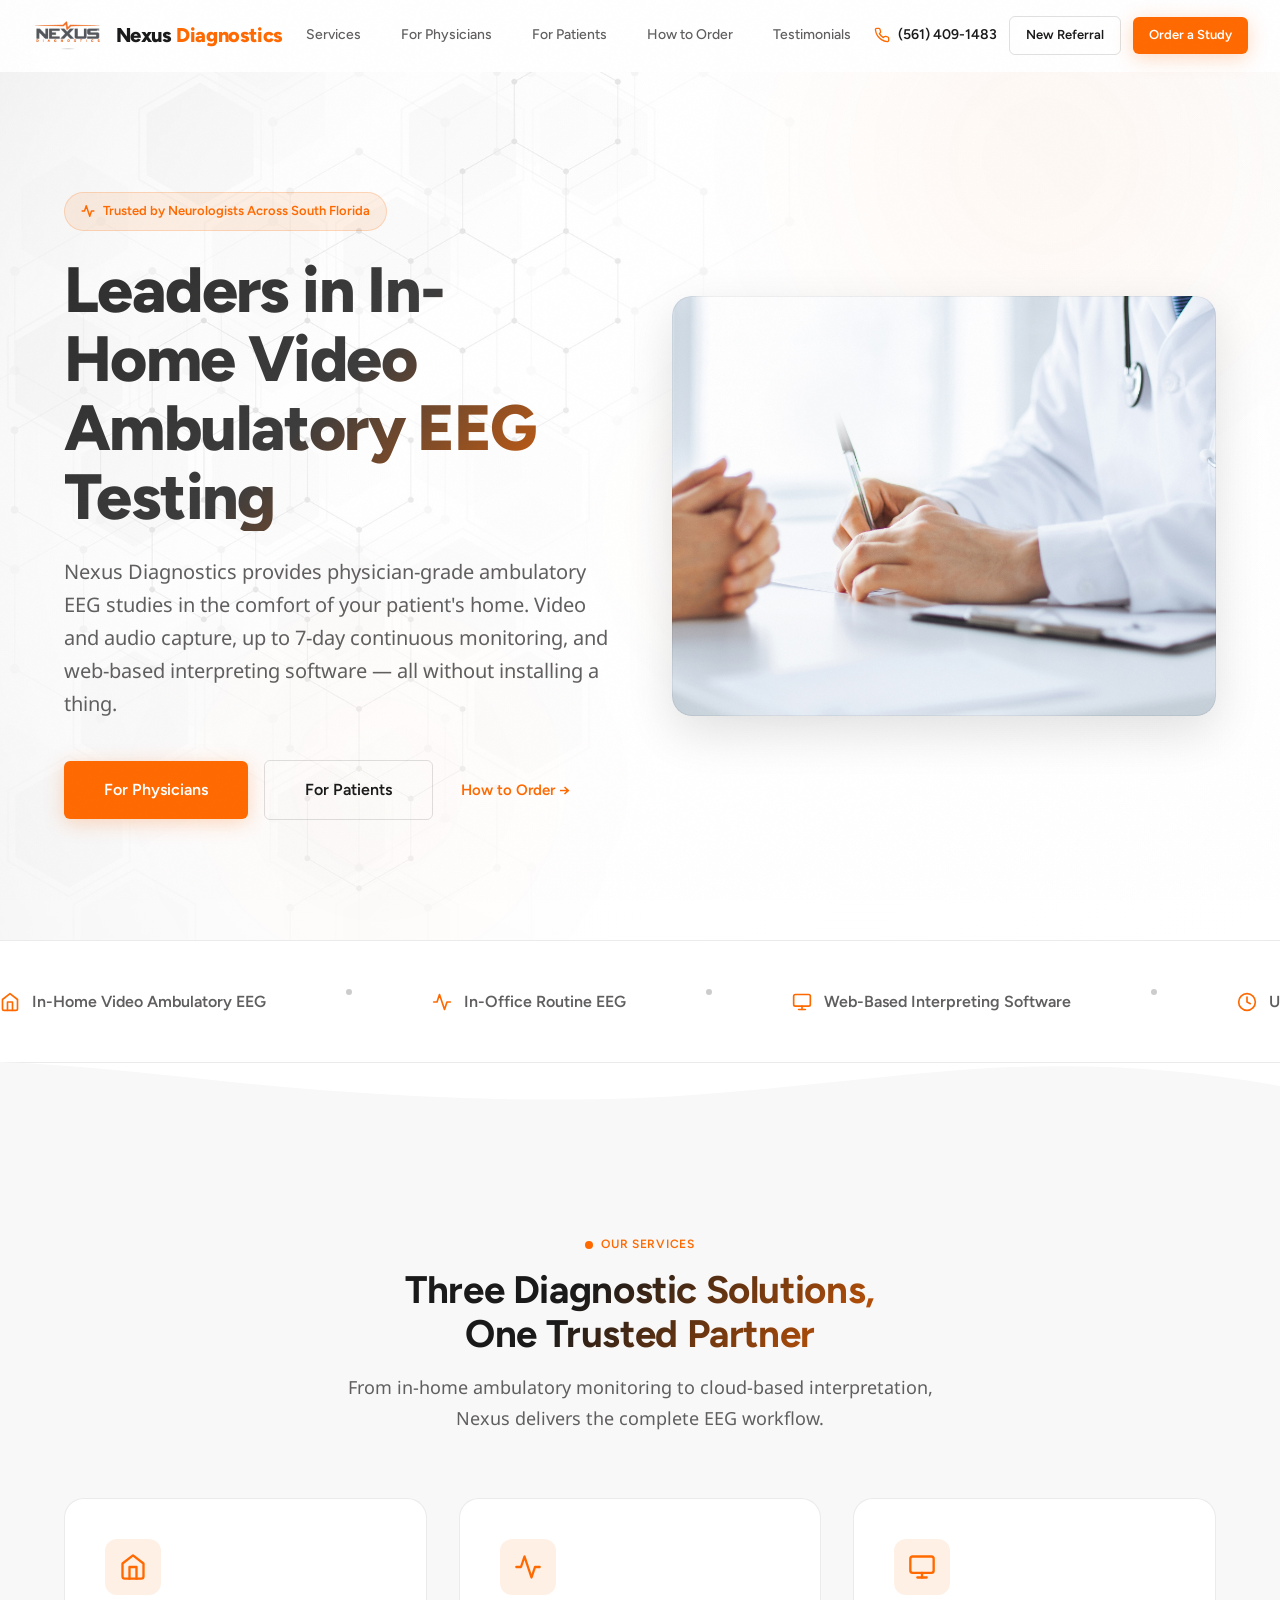
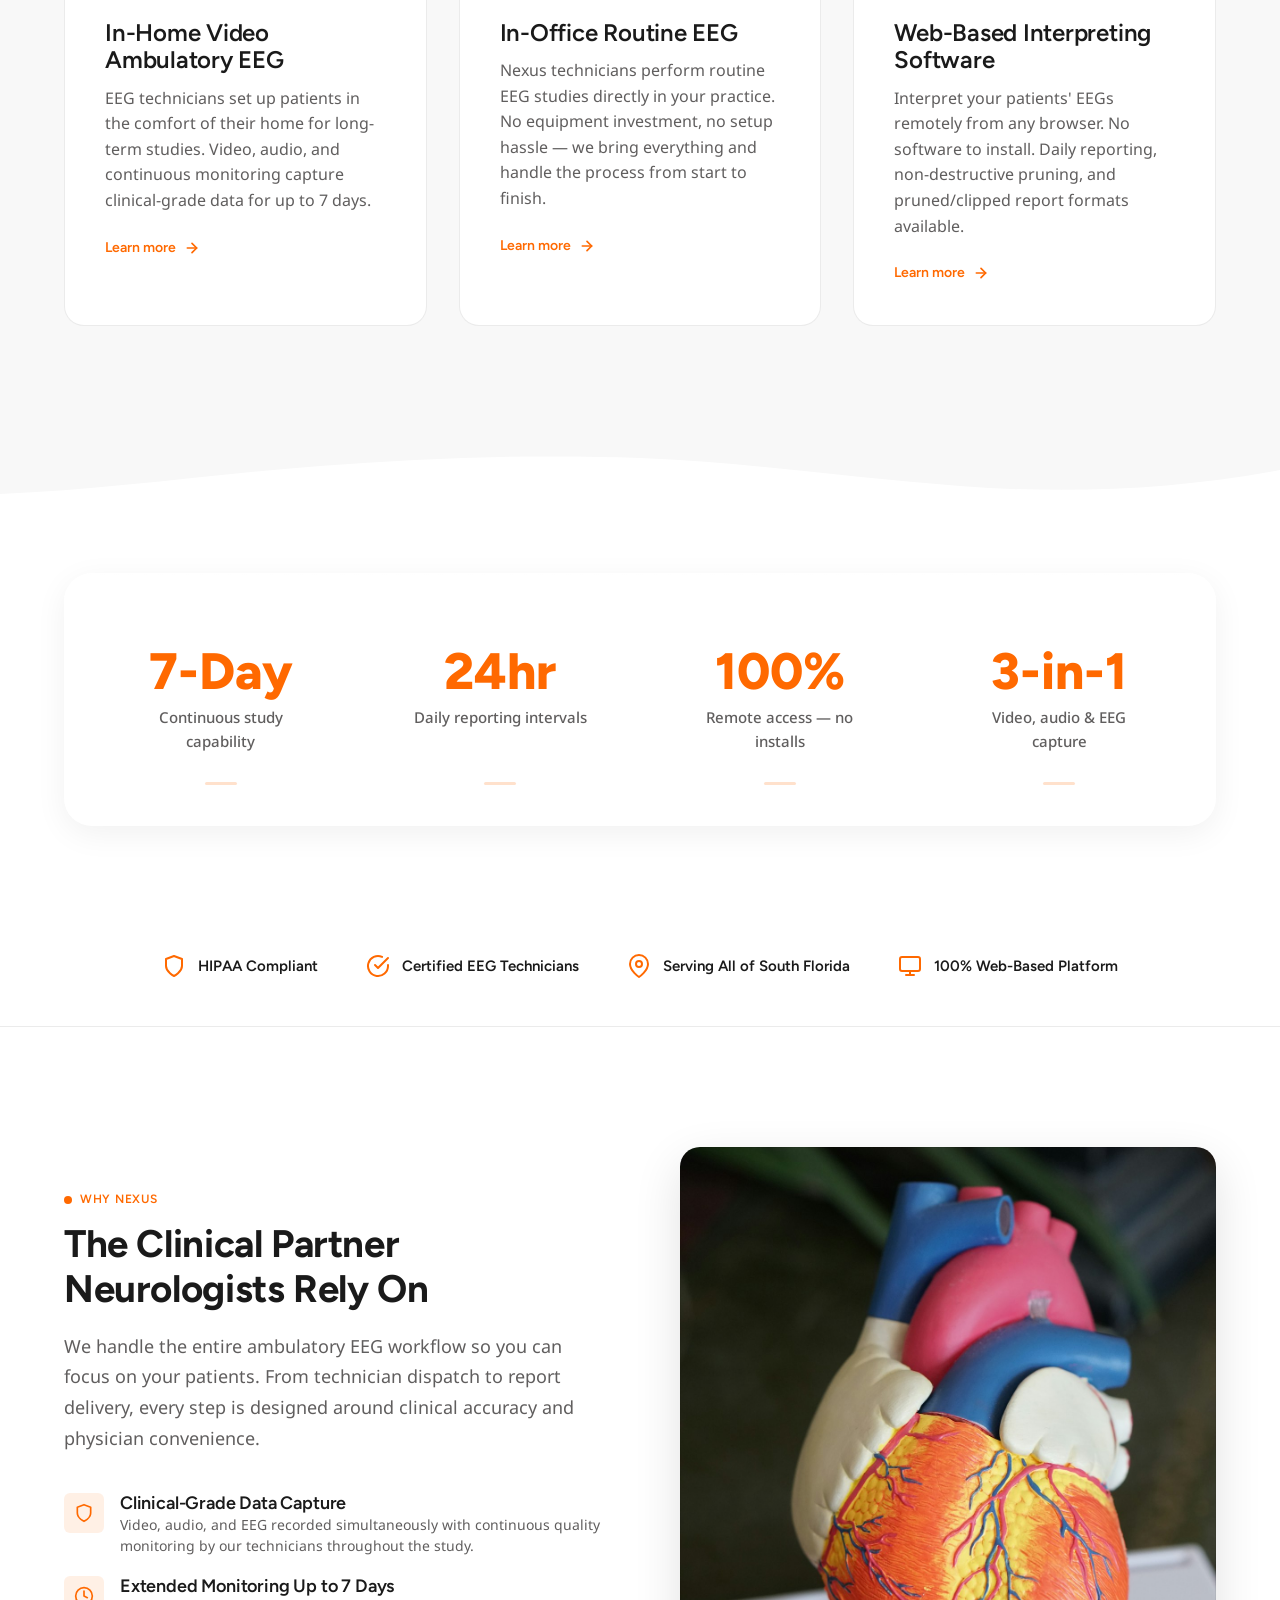
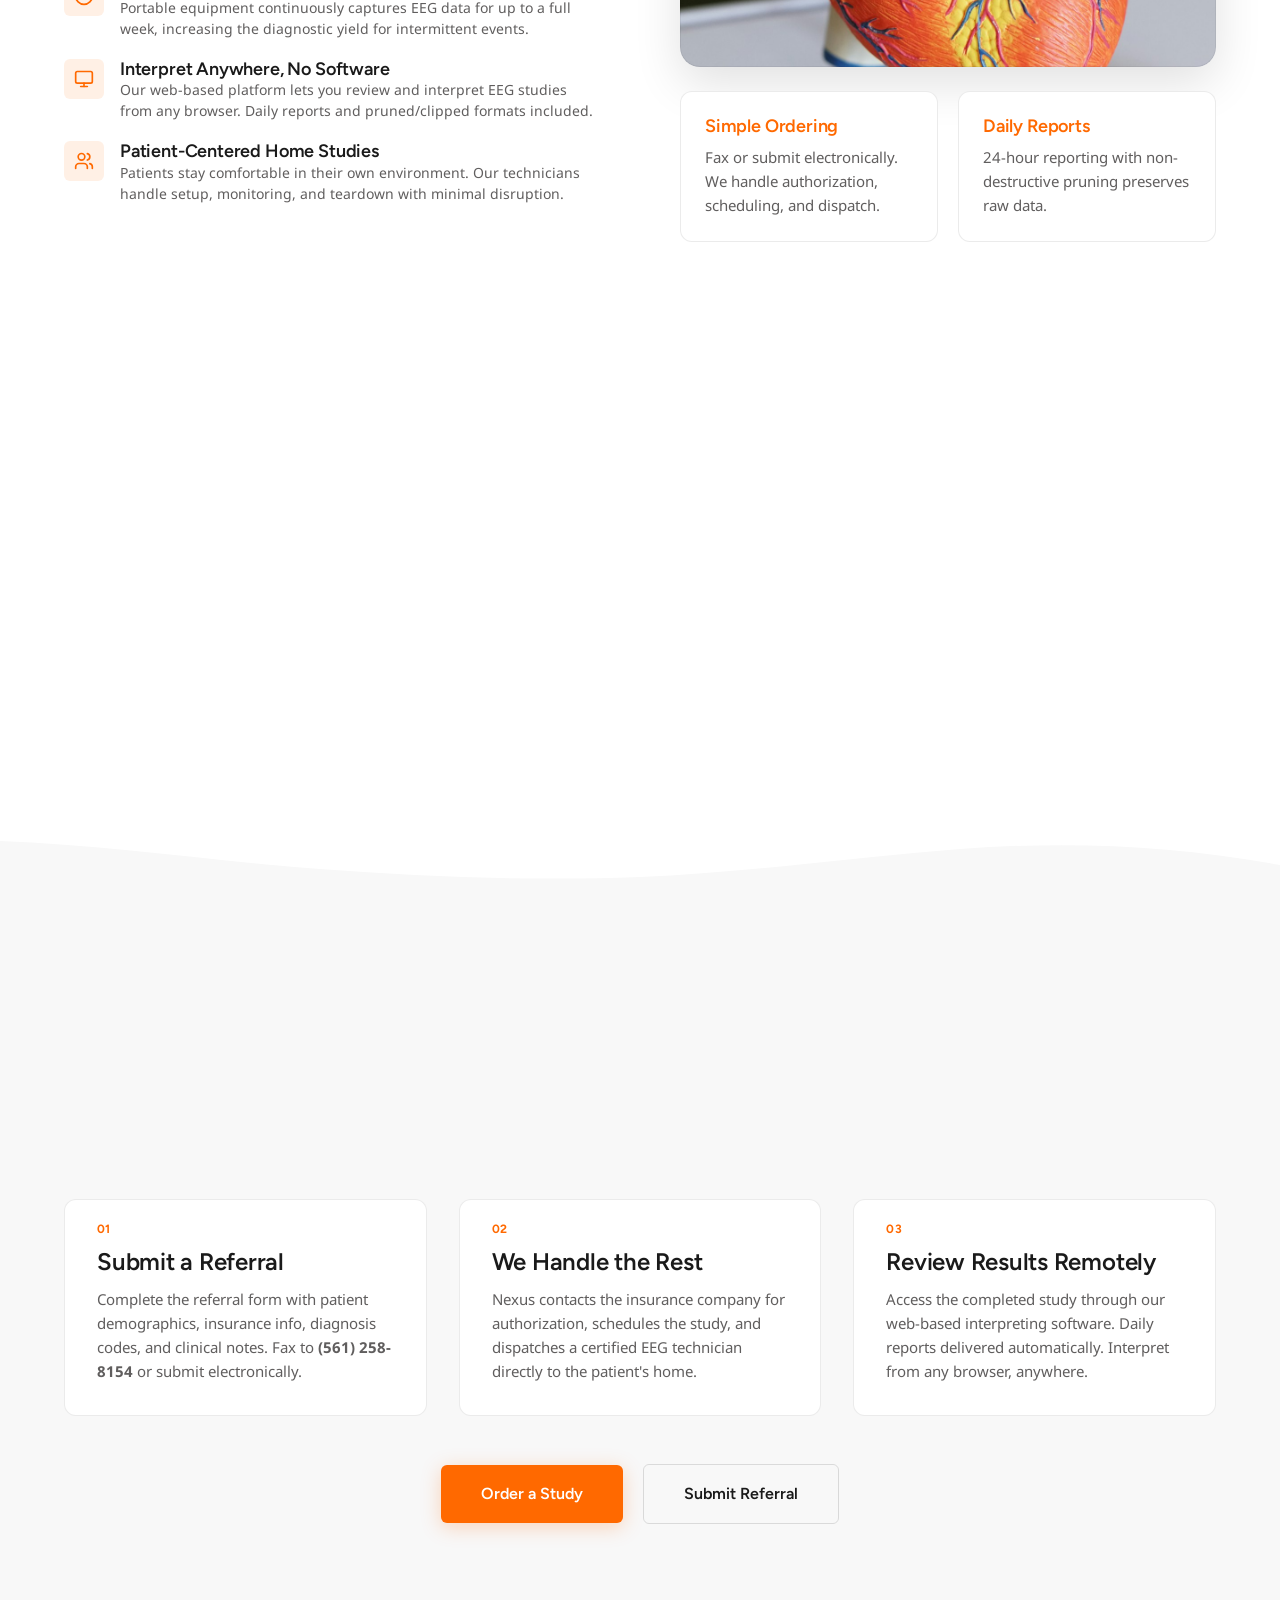
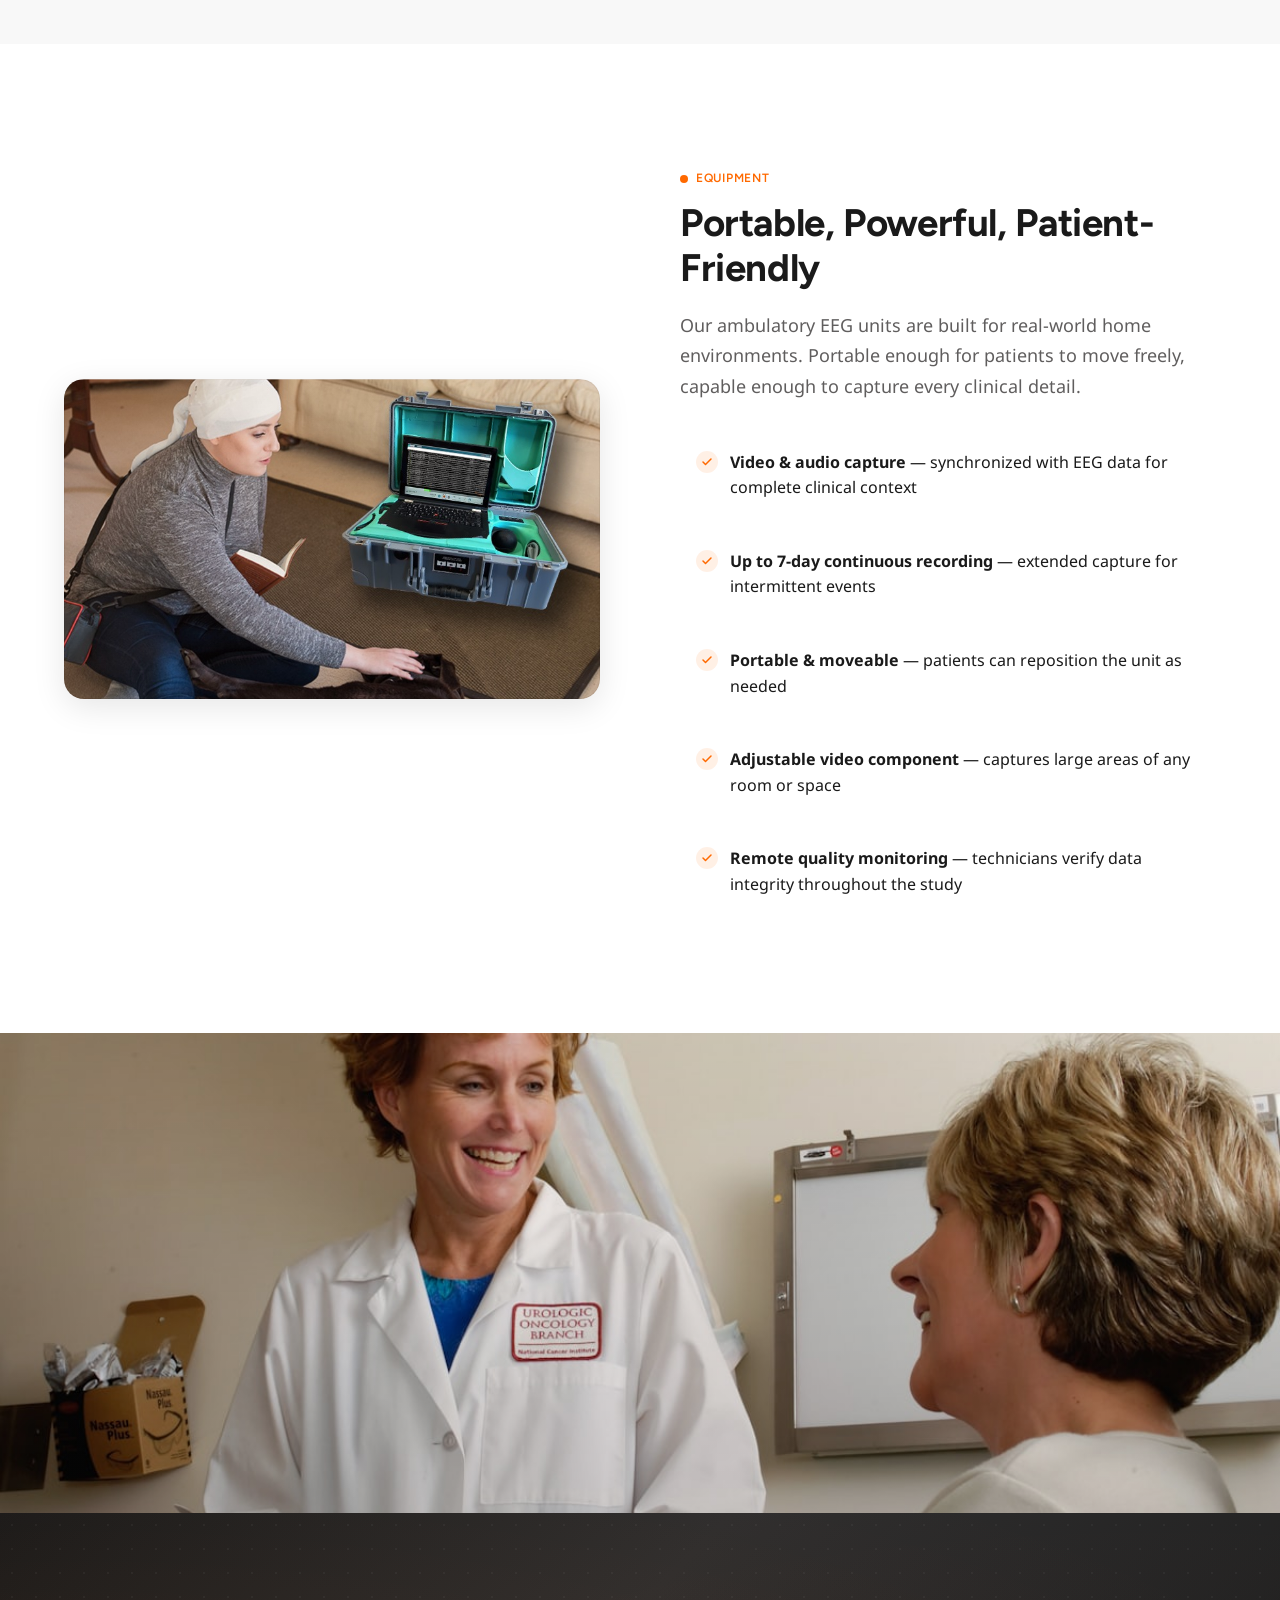
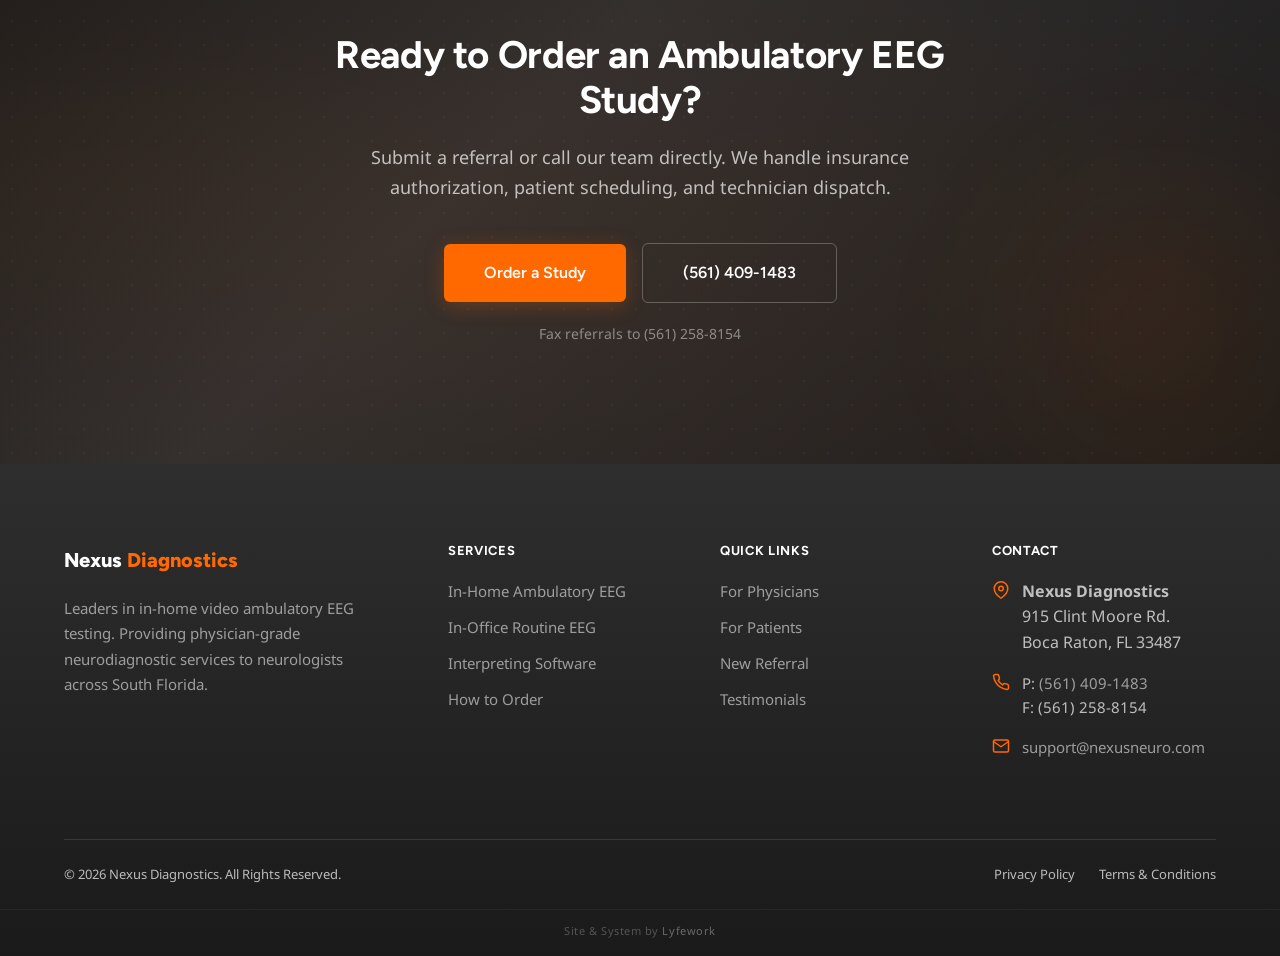
<file: index.html>
<!doctype html>
<html lang="en">
  <head>
    <meta charset="UTF-8" />
    <meta name="viewport" content="width=device-width, initial-scale=1.0" />
    <title>
      In-Home Video Ambulatory EEG Testing | Nexus Diagnostics | Boca Raton, FL
    </title>
    <meta
      name="description"
      content="Nexus Diagnostics provides in-home video ambulatory EEG testing, in-office routine EEGs, and web-based interpreting software for neurologists across South Florida. Based in Boca Raton."
    />
    <link rel="canonical" href="https://www.nexusneuro.com/" />

    <!-- Open Graph -->
    <meta
      property="og:title"
      content="In-Home Video Ambulatory EEG Testing | Nexus Diagnostics"
    />
    <meta
      property="og:description"
      content="Leaders in in-home video ambulatory EEG testing. Web-based interpreting software. Serving neurologists across South Florida from Boca Raton, FL."
    />
    <meta property="og:url" content="https://www.nexusneuro.com/" />
    <meta property="og:type" content="website" />
    <meta property="og:site_name" content="Nexus Diagnostics" />

    <!-- Twitter -->
    <meta name="twitter:card" content="summary_large_image" />
    <meta
      name="twitter:title"
      content="In-Home Video Ambulatory EEG Testing | Nexus Diagnostics"
    />
    <meta
      name="twitter:description"
      content="Leaders in in-home video ambulatory EEG testing. Web-based interpreting software. Serving neurologists across South Florida."
    />

    <!-- Schema: MedicalBusiness -->
    <script type="application/ld+json">
      {
        "@context": "https://schema.org",
        "@type": "MedicalBusiness",
        "name": "Nexus Diagnostics",
        "url": "https://www.nexusneuro.com",
        "telephone": "+15614091483",
        "faxNumber": "+15612588154",
        "email": "support@nexusneuro.com",
        "address": {
          "@type": "PostalAddress",
          "streetAddress": "915 Clint Moore Rd.",
          "addressLocality": "Boca Raton",
          "addressRegion": "FL",
          "postalCode": "33487",
          "addressCountry": "US"
        },
        "description": "Leaders in in-home video ambulatory EEG testing, in-office routine EEGs, and web-based interpreting software for neurologists across South Florida.",
        "medicalSpecialty": "Neurology",
        "openingHours": ["Mo-Fr 08:00-17:00"],
        "priceRange": "$$"
      }
    </script>

    <!-- Fonts -->
    <link rel="preconnect" href="https://fonts.googleapis.com" />
    <link rel="preconnect" href="https://fonts.gstatic.com" crossorigin />
    <link
      href="https://fonts.googleapis.com/css2?family=Figtree:wght@400;500;600;700;800&family=Noto+Sans:wght@400;500;600;700&display=swap"
      rel="stylesheet"
    />

    <!-- Favicon -->
    <link
      rel="icon"
      href="data:image/svg+xml,<svg xmlns='http://www.w3.org/2000/svg' viewBox='0 0 100 100'><rect rx='20' width='100' height='100' fill='%23FF6900'/><text x='50' y='72' font-size='60' font-family='system-ui' font-weight='800' fill='white' text-anchor='middle'>N</text></svg>"
      type="image/svg+xml"
    />

    <!-- Styles -->
    <link rel="stylesheet" href="css/main.css" />
  </head>
  <body class="noise">
    <!-- Skip to Content -->
    <a href="#main-content" class="skip-to-content">Skip to content</a>

    <!-- Scroll Progress -->
    <div class="scroll-progress" aria-hidden="true"></div>

    <!-- Header -->
    <header class="site-header" role="banner">
      <div class="header-inner">
        <a
          href="index.html"
          class="header-logo"
          aria-label="Nexus Diagnostics Home"
        >
          <img
            src="assets/images/nexus-logo.png"
            alt="Nexus Diagnostics"
            width="160"
            height="64"
          />
          <div class="header-logo-text">Nexus <span>Diagnostics</span></div>
        </a>

        <nav class="header-nav" aria-label="Main navigation">
          <a href="pages/services.html">Services</a>
          <a href="pages/physicians.html">For Physicians</a>
          <a href="pages/patients.html">For Patients</a>
          <a href="pages/ordering.html">How to Order</a>
          <a href="pages/testimonials.html">Testimonials</a>
        </nav>

        <div class="header-ctas">
          <a
            href="tel:5614091483"
            class="header-phone"
            aria-label="Call Nexus Diagnostics"
          >
            <svg
              xmlns="http://www.w3.org/2000/svg"
              width="16"
              height="16"
              viewBox="0 0 24 24"
              fill="none"
              stroke="currentColor"
              stroke-width="2"
              stroke-linecap="round"
              stroke-linejoin="round"
            >
              <path
                d="M22 16.92v3a2 2 0 0 1-2.18 2 19.79 19.79 0 0 1-8.63-3.07 19.5 19.5 0 0 1-6-6 19.79 19.79 0 0 1-3.07-8.67A2 2 0 0 1 4.11 2h3a2 2 0 0 1 2 1.72 12.84 12.84 0 0 0 .7 2.81 2 2 0 0 1-.45 2.11L8.09 9.91a16 16 0 0 0 6 6l1.27-1.27a2 2 0 0 1 2.11-.45 12.84 12.84 0 0 0 2.81.7A2 2 0 0 1 22 16.92z"
              />
            </svg>
            (561) 409-1483
          </a>
          <a href="pages/referral.html" class="btn btn-outline btn-sm"
            >New Referral</a
          >
          <a href="pages/ordering.html" class="btn btn-primary btn-sm btn-shine"
            >Order a Study</a
          >
        </div>

        <button
          class="menu-toggle"
          aria-label="Open menu"
          aria-expanded="false"
        >
          <span></span><span></span><span></span>
        </button>
      </div>
    </header>

    <!-- Mobile Navigation -->
    <nav class="mobile-nav" aria-label="Mobile navigation">
      <a href="index.html">Home</a>
      <a href="pages/services.html">Services</a>
      <a href="pages/physicians.html">For Physicians</a>
      <a href="pages/patients.html">For Patients</a>
      <a href="pages/ordering.html">How to Order</a>
      <a href="pages/testimonials.html">Testimonials</a>
      <a href="pages/referral.html">New Referral</a>
      <a href="tel:5614091483" class="btn btn-outline">(561) 409-1483</a>
      <a href="pages/ordering.html" class="btn btn-primary btn-shine"
        >Order a Study</a
      >
    </nav>

    <!-- Hero Section -->
    <main id="main-content">
      <section class="hero hero-home hero-with-image">
        <div class="hero-bg-image hero-bg-hex" aria-hidden="true">
          <img
            src="assets/images/hexagon-bg.jpg"
            alt=""
            width="1920"
            height="1280"
            loading="eager"
          />
        </div>
        <!-- Animated Gradient Mesh -->
        <div class="hero-mesh" aria-hidden="true">
          <div class="hero-mesh-orb"></div>
        </div>
        <div class="container">
          <div class="hero-split">
            <div class="hero-content">
              <div class="hero-badge hero-badge-float reveal">
                <svg
                  xmlns="http://www.w3.org/2000/svg"
                  width="14"
                  height="14"
                  viewBox="0 0 24 24"
                  fill="none"
                  stroke="currentColor"
                  stroke-width="2.5"
                  stroke-linecap="round"
                  stroke-linejoin="round"
                >
                  <path d="M22 12h-4l-3 9L9 3l-3 9H2" />
                </svg>
                Trusted by Neurologists Across South Florida
              </div>
              <h1 class="h-display hero-title blur-reveal gradient-text-hero">
                Leaders in In-Home Video Ambulatory EEG Testing
              </h1>
              <p class="hero-subtitle reveal">
                Nexus Diagnostics provides physician-grade ambulatory EEG
                studies in the comfort of your patient's home. Video and audio
                capture, up to 7-day continuous monitoring, and web-based
                interpreting software &mdash; all without installing a thing.
              </p>
              <div class="hero-actions reveal">
                <a
                  href="pages/physicians.html"
                  class="btn btn-primary btn-lg btn-shine btn-magnetic btn-pulse"
                  >For Physicians</a
                >
                <a href="pages/patients.html" class="btn btn-outline btn-lg"
                  >For Patients</a
                >
                <a href="pages/ordering.html" class="btn btn-ghost"
                  >How to Order &rarr;</a
                >
              </div>
            </div>
            <div class="hero-image reveal-right">
              <img
                src="assets/images/doctor-patient.jpg"
                alt="Nexus Diagnostics EEG technician with patient"
                width="800"
                height="600"
                loading="eager"
              />
            </div>
          </div>
        </div>
      </section>

      <!-- Trust Bar / Marquee -->
      <div class="trust-bar" aria-hidden="true">
        <div class="marquee-track">
          <span class="marquee-item"
            ><svg
              xmlns="http://www.w3.org/2000/svg"
              width="20"
              height="20"
              viewBox="0 0 24 24"
              fill="none"
              stroke="currentColor"
              stroke-width="2"
              stroke-linecap="round"
              stroke-linejoin="round"
            >
              <path d="m3 9 9-7 9 7v11a2 2 0 0 1-2 2H5a2 2 0 0 1-2-2z" />
              <polyline points="9 22 9 12 15 12 15 22" />
            </svg>
            In-Home Video Ambulatory EEG</span
          >
          <span class="marquee-dot"></span>
          <span class="marquee-item"
            ><svg
              xmlns="http://www.w3.org/2000/svg"
              width="20"
              height="20"
              viewBox="0 0 24 24"
              fill="none"
              stroke="currentColor"
              stroke-width="2"
              stroke-linecap="round"
              stroke-linejoin="round"
            >
              <path d="M22 12h-4l-3 9L9 3l-3 9H2" />
            </svg>
            In-Office Routine EEG</span
          >
          <span class="marquee-dot"></span>
          <span class="marquee-item"
            ><svg
              xmlns="http://www.w3.org/2000/svg"
              width="20"
              height="20"
              viewBox="0 0 24 24"
              fill="none"
              stroke="currentColor"
              stroke-width="2"
              stroke-linecap="round"
              stroke-linejoin="round"
            >
              <rect x="2" y="3" width="20" height="14" rx="2" ry="2" />
              <line x1="8" y1="21" x2="16" y2="21" />
              <line x1="12" y1="17" x2="12" y2="21" />
            </svg>
            Web-Based Interpreting Software</span
          >
          <span class="marquee-dot"></span>
          <span class="marquee-item"
            ><svg
              xmlns="http://www.w3.org/2000/svg"
              width="20"
              height="20"
              viewBox="0 0 24 24"
              fill="none"
              stroke="currentColor"
              stroke-width="2"
              stroke-linecap="round"
              stroke-linejoin="round"
            >
              <circle cx="12" cy="12" r="10" />
              <polyline points="12 6 12 12 16 14" />
            </svg>
            Up to 7-Day Continuous Studies</span
          >
          <span class="marquee-dot"></span>
          <span class="marquee-item"
            ><svg
              xmlns="http://www.w3.org/2000/svg"
              width="20"
              height="20"
              viewBox="0 0 24 24"
              fill="none"
              stroke="currentColor"
              stroke-width="2"
              stroke-linecap="round"
              stroke-linejoin="round"
            >
              <path d="M12 22s8-4 8-10V5l-8-3-8 3v7c0 6 8 10 8 10z" />
            </svg>
            HIPAA-Compliant Reporting</span
          >
          <span class="marquee-dot"></span>
          <span class="marquee-item"
            ><svg
              xmlns="http://www.w3.org/2000/svg"
              width="20"
              height="20"
              viewBox="0 0 24 24"
              fill="none"
              stroke="currentColor"
              stroke-width="2"
              stroke-linecap="round"
              stroke-linejoin="round"
            >
              <path d="M17 21v-2a4 4 0 0 0-4-4H5a4 4 0 0 0-4 4v2" />
              <circle cx="9" cy="7" r="4" />
              <path d="M23 21v-2a4 4 0 0 0-3-3.87" />
              <path d="M16 3.13a4 4 0 0 1 0 7.75" />
            </svg>
            Serving Neurologists Across South Florida</span
          >
          <span class="marquee-dot"></span>
          <!-- Duplicate for seamless loop -->
          <span class="marquee-item"
            ><svg
              xmlns="http://www.w3.org/2000/svg"
              width="20"
              height="20"
              viewBox="0 0 24 24"
              fill="none"
              stroke="currentColor"
              stroke-width="2"
              stroke-linecap="round"
              stroke-linejoin="round"
            >
              <path d="m3 9 9-7 9 7v11a2 2 0 0 1-2 2H5a2 2 0 0 1-2-2z" />
              <polyline points="9 22 9 12 15 12 15 22" />
            </svg>
            In-Home Video Ambulatory EEG</span
          >
          <span class="marquee-dot"></span>
          <span class="marquee-item"
            ><svg
              xmlns="http://www.w3.org/2000/svg"
              width="20"
              height="20"
              viewBox="0 0 24 24"
              fill="none"
              stroke="currentColor"
              stroke-width="2"
              stroke-linecap="round"
              stroke-linejoin="round"
            >
              <path d="M22 12h-4l-3 9L9 3l-3 9H2" />
            </svg>
            In-Office Routine EEG</span
          >
          <span class="marquee-dot"></span>
          <span class="marquee-item"
            ><svg
              xmlns="http://www.w3.org/2000/svg"
              width="20"
              height="20"
              viewBox="0 0 24 24"
              fill="none"
              stroke="currentColor"
              stroke-width="2"
              stroke-linecap="round"
              stroke-linejoin="round"
            >
              <rect x="2" y="3" width="20" height="14" rx="2" ry="2" />
              <line x1="8" y1="21" x2="16" y2="21" />
              <line x1="12" y1="17" x2="12" y2="21" />
            </svg>
            Web-Based Interpreting Software</span
          >
          <span class="marquee-dot"></span>
          <span class="marquee-item"
            ><svg
              xmlns="http://www.w3.org/2000/svg"
              width="20"
              height="20"
              viewBox="0 0 24 24"
              fill="none"
              stroke="currentColor"
              stroke-width="2"
              stroke-linecap="round"
              stroke-linejoin="round"
            >
              <circle cx="12" cy="12" r="10" />
              <polyline points="12 6 12 12 16 14" />
            </svg>
            Up to 7-Day Continuous Studies</span
          >
          <span class="marquee-dot"></span>
          <span class="marquee-item"
            ><svg
              xmlns="http://www.w3.org/2000/svg"
              width="20"
              height="20"
              viewBox="0 0 24 24"
              fill="none"
              stroke="currentColor"
              stroke-width="2"
              stroke-linecap="round"
              stroke-linejoin="round"
            >
              <path d="M12 22s8-4 8-10V5l-8-3-8 3v7c0 6 8 10 8 10z" />
            </svg>
            HIPAA-Compliant Reporting</span
          >
          <span class="marquee-dot"></span>
          <span class="marquee-item"
            ><svg
              xmlns="http://www.w3.org/2000/svg"
              width="20"
              height="20"
              viewBox="0 0 24 24"
              fill="none"
              stroke="currentColor"
              stroke-width="2"
              stroke-linecap="round"
              stroke-linejoin="round"
            >
              <path d="M17 21v-2a4 4 0 0 0-4-4H5a4 4 0 0 0-4 4v2" />
              <circle cx="9" cy="7" r="4" />
              <path d="M23 21v-2a4 4 0 0 0-3-3.87" />
              <path d="M16 3.13a4 4 0 0 1 0 7.75" />
            </svg>
            Serving Neurologists Across South Florida</span
          >
        </div>
      </div>

      <!-- Wave Divider -->
      <div class="wave-divider" aria-hidden="true">
        <svg
          viewBox="0 0 1440 48"
          fill="none"
          xmlns="http://www.w3.org/2000/svg"
          preserveAspectRatio="none"
        >
          <path
            d="M0 48h1440V24C1320 4 1200 0 1080 8c-120 8-240 24-360 28S480 36 360 28C240 20 120 4 0 0v48z"
            fill="#f8f8f8"
          />
        </svg>
      </div>

      <!-- Services Overview -->
      <section class="section section-alt" id="services">
        <div class="container">
          <div
            class="text-center reveal"
            style="max-width: 640px; margin: 0 auto var(--space-11)"
          >
            <span class="label">Our Services</span>
            <h2 class="h2 gradient-text" style="margin-top: var(--space-3)">
              Three Diagnostic Solutions,<br />One Trusted Partner
            </h2>
            <p class="body-lg text-muted" style="margin-top: var(--space-4)">
              From in-home ambulatory monitoring to cloud-based interpretation,
              Nexus delivers the complete EEG workflow.
            </p>
          </div>

          <div class="grid grid-3 stagger">
            <!-- Card 1: In-Home EEG -->
            <div class="service-card card-glare reveal">
              <div class="service-card-icon">
                <svg
                  xmlns="http://www.w3.org/2000/svg"
                  width="28"
                  height="28"
                  viewBox="0 0 24 24"
                  fill="none"
                  stroke="currentColor"
                  stroke-width="2"
                  stroke-linecap="round"
                  stroke-linejoin="round"
                >
                  <path d="m3 9 9-7 9 7v11a2 2 0 0 1-2 2H5a2 2 0 0 1-2-2z" />
                  <polyline points="9 22 9 12 15 12 15 22" />
                </svg>
              </div>
              <h3 class="h4">In-Home Video Ambulatory EEG</h3>
              <p>
                EEG technicians set up patients in the comfort of their home for
                long-term studies. Video, audio, and continuous monitoring
                capture clinical-grade data for up to 7 days.
              </p>
              <a href="pages/services.html" class="service-card-link">
                Learn more
                <svg
                  xmlns="http://www.w3.org/2000/svg"
                  width="16"
                  height="16"
                  viewBox="0 0 24 24"
                  fill="none"
                  stroke="currentColor"
                  stroke-width="2.5"
                  stroke-linecap="round"
                  stroke-linejoin="round"
                >
                  <line x1="5" y1="12" x2="19" y2="12" />
                  <polyline points="12 5 19 12 12 19" />
                </svg>
              </a>
            </div>

            <!-- Card 2: In-Office EEG -->
            <div class="service-card card-glare reveal">
              <div class="service-card-icon">
                <svg
                  xmlns="http://www.w3.org/2000/svg"
                  width="28"
                  height="28"
                  viewBox="0 0 24 24"
                  fill="none"
                  stroke="currentColor"
                  stroke-width="2"
                  stroke-linecap="round"
                  stroke-linejoin="round"
                >
                  <path d="M22 12h-4l-3 9L9 3l-3 9H2" />
                </svg>
              </div>
              <h3 class="h4">In-Office Routine EEG</h3>
              <p>
                Nexus technicians perform routine EEG studies directly in your
                practice. No equipment investment, no setup hassle &mdash; we
                bring everything and handle the process from start to finish.
              </p>
              <a href="pages/services.html" class="service-card-link">
                Learn more
                <svg
                  xmlns="http://www.w3.org/2000/svg"
                  width="16"
                  height="16"
                  viewBox="0 0 24 24"
                  fill="none"
                  stroke="currentColor"
                  stroke-width="2.5"
                  stroke-linecap="round"
                  stroke-linejoin="round"
                >
                  <line x1="5" y1="12" x2="19" y2="12" />
                  <polyline points="12 5 19 12 12 19" />
                </svg>
              </a>
            </div>

            <!-- Card 3: Software -->
            <div class="service-card card-glare reveal">
              <div class="service-card-icon">
                <svg
                  xmlns="http://www.w3.org/2000/svg"
                  width="28"
                  height="28"
                  viewBox="0 0 24 24"
                  fill="none"
                  stroke="currentColor"
                  stroke-width="2"
                  stroke-linecap="round"
                  stroke-linejoin="round"
                >
                  <rect x="2" y="3" width="20" height="14" rx="2" ry="2" />
                  <line x1="8" y1="21" x2="16" y2="21" />
                  <line x1="12" y1="17" x2="12" y2="21" />
                </svg>
              </div>
              <h3 class="h4">Web-Based Interpreting Software</h3>
              <p>
                Interpret your patients' EEGs remotely from any browser. No
                software to install. Daily reporting, non-destructive pruning,
                and pruned/clipped report formats available.
              </p>
              <a href="pages/services.html" class="service-card-link">
                Learn more
                <svg
                  xmlns="http://www.w3.org/2000/svg"
                  width="16"
                  height="16"
                  viewBox="0 0 24 24"
                  fill="none"
                  stroke="currentColor"
                  stroke-width="2.5"
                  stroke-linecap="round"
                  stroke-linejoin="round"
                >
                  <line x1="5" y1="12" x2="19" y2="12" />
                  <polyline points="12 5 19 12 12 19" />
                </svg>
              </a>
            </div>
          </div>
        </div>
      </section>

      <!-- Wave Divider (flip) -->
      <div class="wave-divider wave-divider-flip" aria-hidden="true">
        <svg
          viewBox="0 0 1440 48"
          fill="none"
          xmlns="http://www.w3.org/2000/svg"
          preserveAspectRatio="none"
        >
          <path
            d="M0 48h1440V24C1320 4 1200 0 1080 8c-120 8-240 24-360 28S480 36 360 28C240 20 120 4 0 0v48z"
            fill="#f8f8f8"
          />
        </svg>
      </div>

      <!-- Stats Section -->
      <section class="section-sm">
        <div class="container">
          <div class="stats-grid stats-glass">
            <div class="stat-item reveal">
              <div class="stat-number">
                <span data-countup="7" data-suffix="-Day">0</span>
              </div>
              <div class="stat-label">Continuous study capability</div>
            </div>
            <div class="stat-item reveal">
              <div class="stat-number">
                <span data-countup="24" data-suffix="hr">0</span>
              </div>
              <div class="stat-label">Daily reporting intervals</div>
            </div>
            <div class="stat-item reveal">
              <div class="stat-number">
                <span data-countup="100" data-suffix="%">0</span>
              </div>
              <div class="stat-label">Remote access &mdash; no installs</div>
            </div>
            <div class="stat-item reveal">
              <div class="stat-number">3-in-1</div>
              <div class="stat-label">Video, audio &amp; EEG capture</div>
            </div>
          </div>
        </div>
      </section>

      <!-- Trust Badges -->
      <section
        class="section-sm"
        style="
          padding: var(--space-9) 0;
          border-bottom: 1px solid var(--color-border);
        "
      >
        <div class="container">
          <div
            style="
              display: flex;
              flex-wrap: wrap;
              justify-content: center;
              align-items: center;
              gap: var(--space-9);
            "
          >
            <div
              class="reveal"
              style="display: flex; align-items: center; gap: var(--space-3)"
            >
              <svg
                xmlns="http://www.w3.org/2000/svg"
                width="24"
                height="24"
                viewBox="0 0 24 24"
                fill="none"
                stroke="var(--color-primary)"
                stroke-width="2"
                stroke-linecap="round"
                stroke-linejoin="round"
              >
                <path d="M12 22s8-4 8-10V5l-8-3-8 3v7c0 6 8 10 8 10z" />
              </svg>
              <span
                style="
                  font-family: var(--font-display);
                  font-weight: 600;
                  font-size: 0.9375rem;
                  color: var(--color-text);
                "
                >HIPAA Compliant</span
              >
            </div>
            <div
              class="reveal"
              style="display: flex; align-items: center; gap: var(--space-3)"
            >
              <svg
                xmlns="http://www.w3.org/2000/svg"
                width="24"
                height="24"
                viewBox="0 0 24 24"
                fill="none"
                stroke="var(--color-primary)"
                stroke-width="2"
                stroke-linecap="round"
                stroke-linejoin="round"
              >
                <path d="M22 11.08V12a10 10 0 1 1-5.93-9.14" />
                <polyline points="22 4 12 14.01 9 11.01" />
              </svg>
              <span
                style="
                  font-family: var(--font-display);
                  font-weight: 600;
                  font-size: 0.9375rem;
                  color: var(--color-text);
                "
                >Certified EEG Technicians</span
              >
            </div>
            <div
              class="reveal"
              style="display: flex; align-items: center; gap: var(--space-3)"
            >
              <svg
                xmlns="http://www.w3.org/2000/svg"
                width="24"
                height="24"
                viewBox="0 0 24 24"
                fill="none"
                stroke="var(--color-primary)"
                stroke-width="2"
                stroke-linecap="round"
                stroke-linejoin="round"
              >
                <path d="M21 10c0 7-9 13-9 13s-9-6-9-13a9 9 0 0 1 18 0z" />
                <circle cx="12" cy="10" r="3" />
              </svg>
              <span
                style="
                  font-family: var(--font-display);
                  font-weight: 600;
                  font-size: 0.9375rem;
                  color: var(--color-text);
                "
                >Serving All of South Florida</span
              >
            </div>
            <div
              class="reveal"
              style="display: flex; align-items: center; gap: var(--space-3)"
            >
              <svg
                xmlns="http://www.w3.org/2000/svg"
                width="24"
                height="24"
                viewBox="0 0 24 24"
                fill="none"
                stroke="var(--color-primary)"
                stroke-width="2"
                stroke-linecap="round"
                stroke-linejoin="round"
              >
                <rect x="2" y="3" width="20" height="14" rx="2" ry="2" />
                <line x1="8" y1="21" x2="16" y2="21" />
                <line x1="12" y1="17" x2="12" y2="21" />
              </svg>
              <span
                style="
                  font-family: var(--font-display);
                  font-weight: 600;
                  font-size: 0.9375rem;
                  color: var(--color-text);
                "
                >100% Web-Based Platform</span
              >
            </div>
          </div>
        </div>
      </section>

      <!-- Why Nexus -->
      <section class="section" id="why-nexus">
        <div class="container">
          <div class="grid-split">
            <div class="reveal">
              <span class="label">Why Nexus</span>
              <h2 class="h2" style="margin-top: var(--space-3)">
                The Clinical Partner Neurologists Rely On
              </h2>
              <p
                class="body-lg text-muted"
                style="
                  margin-top: var(--space-5);
                  margin-bottom: var(--space-8);
                "
              >
                We handle the entire ambulatory EEG workflow so you can focus on
                your patients. From technician dispatch to report delivery,
                every step is designed around clinical accuracy and physician
                convenience.
              </p>
              <div class="feature-list">
                <div class="feature-item reveal">
                  <div class="feature-icon">
                    <svg
                      xmlns="http://www.w3.org/2000/svg"
                      width="20"
                      height="20"
                      viewBox="0 0 24 24"
                      fill="none"
                      stroke="currentColor"
                      stroke-width="2"
                      stroke-linecap="round"
                      stroke-linejoin="round"
                    >
                      <path d="M12 22s8-4 8-10V5l-8-3-8 3v7c0 6 8 10 8 10z" />
                    </svg>
                  </div>
                  <div>
                    <h4 class="h5">Clinical-Grade Data Capture</h4>
                    <p class="text-muted body-sm">
                      Video, audio, and EEG recorded simultaneously with
                      continuous quality monitoring by our technicians
                      throughout the study.
                    </p>
                  </div>
                </div>
                <div class="feature-item reveal">
                  <div class="feature-icon">
                    <svg
                      xmlns="http://www.w3.org/2000/svg"
                      width="20"
                      height="20"
                      viewBox="0 0 24 24"
                      fill="none"
                      stroke="currentColor"
                      stroke-width="2"
                      stroke-linecap="round"
                      stroke-linejoin="round"
                    >
                      <circle cx="12" cy="12" r="10" />
                      <polyline points="12 6 12 12 16 14" />
                    </svg>
                  </div>
                  <div>
                    <h4 class="h5">Extended Monitoring Up to 7 Days</h4>
                    <p class="text-muted body-sm">
                      Portable equipment continuously captures EEG data for up
                      to a full week, increasing the diagnostic yield for
                      intermittent events.
                    </p>
                  </div>
                </div>
                <div class="feature-item reveal">
                  <div class="feature-icon">
                    <svg
                      xmlns="http://www.w3.org/2000/svg"
                      width="20"
                      height="20"
                      viewBox="0 0 24 24"
                      fill="none"
                      stroke="currentColor"
                      stroke-width="2"
                      stroke-linecap="round"
                      stroke-linejoin="round"
                    >
                      <rect x="2" y="3" width="20" height="14" rx="2" ry="2" />
                      <line x1="8" y1="21" x2="16" y2="21" />
                      <line x1="12" y1="17" x2="12" y2="21" />
                    </svg>
                  </div>
                  <div>
                    <h4 class="h5">Interpret Anywhere, No Software</h4>
                    <p class="text-muted body-sm">
                      Our web-based platform lets you review and interpret EEG
                      studies from any browser. Daily reports and pruned/clipped
                      formats included.
                    </p>
                  </div>
                </div>
                <div class="feature-item reveal">
                  <div class="feature-icon">
                    <svg
                      xmlns="http://www.w3.org/2000/svg"
                      width="20"
                      height="20"
                      viewBox="0 0 24 24"
                      fill="none"
                      stroke="currentColor"
                      stroke-width="2"
                      stroke-linecap="round"
                      stroke-linejoin="round"
                    >
                      <path d="M16 21v-2a4 4 0 0 0-4-4H6a4 4 0 0 0-4 4v2" />
                      <circle cx="9" cy="7" r="4" />
                      <path d="M22 21v-2a4 4 0 0 0-3-3.87" />
                      <path d="M16 3.13a4 4 0 0 1 0 7.75" />
                    </svg>
                  </div>
                  <div>
                    <h4 class="h5">Patient-Centered Home Studies</h4>
                    <p class="text-muted body-sm">
                      Patients stay comfortable in their own environment. Our
                      technicians handle setup, monitoring, and teardown with
                      minimal disruption.
                    </p>
                  </div>
                </div>
              </div>
            </div>

            <div
              class="reveal-right"
              style="display: flex; flex-direction: column; gap: var(--space-6)"
            >
              <div class="image-tall">
                <img
                  src="assets/images/neurology-scan.jpg"
                  alt="Advanced neurology brain scan imagery used in EEG diagnostics"
                  width="1200"
                  height="1800"
                  loading="lazy"
                />
              </div>
              <div class="spec-grid">
                <div class="spec-item">
                  <h4 class="h5 text-primary">Simple Ordering</h4>
                  <p>
                    Fax or submit electronically. We handle authorization,
                    scheduling, and dispatch.
                  </p>
                </div>
                <div class="spec-item">
                  <h4 class="h5 text-primary">Daily Reports</h4>
                  <p>
                    24-hour reporting with non-destructive pruning preserves raw
                    data.
                  </p>
                </div>
              </div>
            </div>
          </div>
        </div>
      </section>

      <!-- Full-Bleed Image Banner -->
      <div class="image-banner reveal">
        <img
          src="assets/images/eeg-home-setup.jpg"
          alt="EEG technician setting up portable ambulatory equipment in a patient's home"
          width="1200"
          height="480"
          loading="lazy"
        />
        <div class="image-banner-overlay"></div>
      </div>

      <!-- Wave Divider -->
      <div class="wave-divider" aria-hidden="true">
        <svg
          viewBox="0 0 1440 48"
          fill="none"
          xmlns="http://www.w3.org/2000/svg"
          preserveAspectRatio="none"
        >
          <path
            d="M0 48h1440V24C1320 4 1200 0 1080 8c-120 8-240 24-360 28S480 36 360 28C240 20 120 4 0 0v48z"
            fill="#f8f8f8"
          />
        </svg>
      </div>

      <!-- How It Works (Physicians) -->
      <section class="section section-alt" id="how-it-works">
        <div class="container">
          <div
            class="text-center reveal"
            style="max-width: 600px; margin: 0 auto var(--space-11)"
          >
            <span class="label">How It Works</span>
            <h2 class="h2" style="margin-top: var(--space-3)">
              From Referral to Results in Three Steps
            </h2>
          </div>

          <div class="process-steps stagger">
            <div class="process-step reveal">
              <h4 class="h4">Submit a Referral</h4>
              <p>
                Complete the referral form with patient demographics, insurance
                info, diagnosis codes, and clinical notes. Fax to
                <strong>(561) 258-8154</strong> or submit electronically.
              </p>
            </div>
            <div class="process-step reveal">
              <h4 class="h4">We Handle the Rest</h4>
              <p>
                Nexus contacts the insurance company for authorization,
                schedules the study, and dispatches a certified EEG technician
                directly to the patient's home.
              </p>
            </div>
            <div class="process-step reveal">
              <h4 class="h4">Review Results Remotely</h4>
              <p>
                Access the completed study through our web-based interpreting
                software. Daily reports delivered automatically. Interpret from
                any browser, anywhere.
              </p>
            </div>
          </div>

          <div class="text-center reveal" style="margin-top: var(--space-9)">
            <a
              href="pages/ordering.html"
              class="btn btn-primary btn-lg btn-shine btn-magnetic"
              >Order a Study</a
            >
            <a
              href="pages/referral.html"
              class="btn btn-outline btn-lg"
              style="margin-left: var(--space-4)"
              >Submit Referral</a
            >
          </div>
        </div>
      </section>

      <!-- Equipment Highlight -->
      <section class="section">
        <div class="container">
          <div class="grid-split">
            <div class="section-image reveal">
              <img
                src="assets/images/eeg-equipment.jpg"
                alt="Nexus Diagnostics portable ambulatory EEG equipment — video, audio, and 7-day continuous recording"
                width="800"
                height="500"
                loading="lazy"
              />
              <div class="section-image-overlay"></div>
            </div>
            <div>
              <span class="label reveal">Equipment</span>
              <h2 class="h2 reveal" style="margin-top: var(--space-3)">
                Portable, Powerful, Patient-Friendly
              </h2>
              <p
                class="body-lg text-muted reveal"
                style="margin-top: var(--space-5)"
              >
                Our ambulatory EEG units are built for real-world home
                environments. Portable enough for patients to move freely,
                capable enough to capture every clinical detail.
              </p>
              <div
                style="
                  margin-top: var(--space-7);
                  display: flex;
                  flex-direction: column;
                  gap: var(--space-4);
                "
              >
                <div class="checklist-item reveal">
                  <div class="checklist-icon">
                    <svg
                      xmlns="http://www.w3.org/2000/svg"
                      width="12"
                      height="12"
                      viewBox="0 0 24 24"
                      fill="none"
                      stroke="currentColor"
                      stroke-width="3"
                      stroke-linecap="round"
                      stroke-linejoin="round"
                    >
                      <polyline points="20 6 9 17 4 12" />
                    </svg>
                  </div>
                  <span
                    ><strong>Video &amp; audio capture</strong> — synchronized
                    with EEG data for complete clinical context</span
                  >
                </div>
                <div class="checklist-item reveal">
                  <div class="checklist-icon">
                    <svg
                      xmlns="http://www.w3.org/2000/svg"
                      width="12"
                      height="12"
                      viewBox="0 0 24 24"
                      fill="none"
                      stroke="currentColor"
                      stroke-width="3"
                      stroke-linecap="round"
                      stroke-linejoin="round"
                    >
                      <polyline points="20 6 9 17 4 12" />
                    </svg>
                  </div>
                  <span
                    ><strong>Up to 7-day continuous recording</strong> —
                    extended capture for intermittent events</span
                  >
                </div>
                <div class="checklist-item reveal">
                  <div class="checklist-icon">
                    <svg
                      xmlns="http://www.w3.org/2000/svg"
                      width="12"
                      height="12"
                      viewBox="0 0 24 24"
                      fill="none"
                      stroke="currentColor"
                      stroke-width="3"
                      stroke-linecap="round"
                      stroke-linejoin="round"
                    >
                      <polyline points="20 6 9 17 4 12" />
                    </svg>
                  </div>
                  <span
                    ><strong>Portable &amp; moveable</strong> — patients can
                    reposition the unit as needed</span
                  >
                </div>
                <div class="checklist-item reveal">
                  <div class="checklist-icon">
                    <svg
                      xmlns="http://www.w3.org/2000/svg"
                      width="12"
                      height="12"
                      viewBox="0 0 24 24"
                      fill="none"
                      stroke="currentColor"
                      stroke-width="3"
                      stroke-linecap="round"
                      stroke-linejoin="round"
                    >
                      <polyline points="20 6 9 17 4 12" />
                    </svg>
                  </div>
                  <span
                    ><strong>Adjustable video component</strong> — captures
                    large areas of any room or space</span
                  >
                </div>
                <div class="checklist-item reveal">
                  <div class="checklist-icon">
                    <svg
                      xmlns="http://www.w3.org/2000/svg"
                      width="12"
                      height="12"
                      viewBox="0 0 24 24"
                      fill="none"
                      stroke="currentColor"
                      stroke-width="3"
                      stroke-linecap="round"
                      stroke-linejoin="round"
                    >
                      <polyline points="20 6 9 17 4 12" />
                    </svg>
                  </div>
                  <span
                    ><strong>Remote quality monitoring</strong> — technicians
                    verify data integrity throughout the study</span
                  >
                </div>
              </div>
            </div>
          </div>
        </div>
      </section>

      <!-- Full-Bleed Image Banner -->
      <div class="image-banner reveal">
        <img
          src="assets/images/patient-comfort.jpg"
          alt="Patient relaxing comfortably at home during in-home EEG monitoring"
          width="1200"
          height="480"
          loading="lazy"
        />
        <div class="image-banner-overlay"></div>
      </div>

      <!-- CTA Section -->
      <section class="cta-section">
        <div class="cta-dots"></div>
        <div class="container" style="position: relative; z-index: 1">
          <div class="text-center" style="max-width: 640px; margin: 0 auto">
            <h2 class="h2 reveal">Ready to Order an Ambulatory EEG Study?</h2>
            <p
              class="body-lg reveal"
              style="margin-top: var(--space-5); margin-bottom: var(--space-8)"
            >
              Submit a referral or call our team directly. We handle insurance
              authorization, patient scheduling, and technician dispatch.
            </p>
            <div class="hero-actions reveal" style="justify-content: center">
              <a
                href="pages/ordering.html"
                class="btn btn-primary btn-lg btn-shine btn-magnetic"
                >Order a Study</a
              >
              <a
                href="tel:5614091483"
                class="btn btn-outline btn-lg"
                style="
                  border-color: rgba(255, 255, 255, 0.25);
                  color: var(--color-white);
                "
                >(561) 409-1483</a
              >
            </div>
            <p
              class="body-sm reveal"
              style="
                margin-top: var(--space-5);
                color: rgba(255, 255, 255, 0.45);
              "
            >
              Fax referrals to (561) 258-8154
            </p>
          </div>
        </div>
      </section>
    </main>

    <!-- Back to Top -->
    <button class="back-to-top" aria-label="Back to top">
      <svg
        xmlns="http://www.w3.org/2000/svg"
        width="20"
        height="20"
        viewBox="0 0 24 24"
        fill="none"
        stroke="currentColor"
        stroke-width="2.5"
        stroke-linecap="round"
        stroke-linejoin="round"
      >
        <polyline points="18 15 12 9 6 15" />
      </svg>
    </button>

    <!-- Footer -->
    <footer class="site-footer">
      <div class="container">
        <div class="footer-top">
          <div class="footer-brand reveal">
            <div class="footer-logo">
              <div class="footer-logo-text">Nexus <span>Diagnostics</span></div>
            </div>
            <p>
              Leaders in in-home video ambulatory EEG testing. Providing
              physician-grade neurodiagnostic services to neurologists across
              South Florida.
            </p>
          </div>

          <div class="reveal">
            <h4 class="footer-heading">Services</h4>
            <div class="footer-links">
              <a href="pages/services.html">In-Home Ambulatory EEG</a>
              <a href="pages/services.html">In-Office Routine EEG</a>
              <a href="pages/services.html">Interpreting Software</a>
              <a href="pages/ordering.html">How to Order</a>
            </div>
          </div>

          <div class="reveal">
            <h4 class="footer-heading">Quick Links</h4>
            <div class="footer-links">
              <a href="pages/physicians.html">For Physicians</a>
              <a href="pages/patients.html">For Patients</a>
              <a href="pages/referral.html">New Referral</a>
              <a href="pages/testimonials.html">Testimonials</a>
            </div>
          </div>

          <div class="reveal">
            <h4 class="footer-heading">Contact</h4>
            <div class="footer-contact-item">
              <svg
                xmlns="http://www.w3.org/2000/svg"
                width="18"
                height="18"
                viewBox="0 0 24 24"
                fill="none"
                stroke="currentColor"
                stroke-width="2"
                stroke-linecap="round"
                stroke-linejoin="round"
              >
                <path d="M21 10c0 7-9 13-9 13s-9-6-9-13a9 9 0 0 1 18 0z" />
                <circle cx="12" cy="10" r="3" />
              </svg>
              <address style="font-style: normal">
                <strong>Nexus Diagnostics</strong><br />915 Clint Moore Rd.<br />Boca
                Raton, FL 33487
              </address>
            </div>
            <div class="footer-contact-item">
              <svg
                xmlns="http://www.w3.org/2000/svg"
                width="18"
                height="18"
                viewBox="0 0 24 24"
                fill="none"
                stroke="currentColor"
                stroke-width="2"
                stroke-linecap="round"
                stroke-linejoin="round"
              >
                <path
                  d="M22 16.92v3a2 2 0 0 1-2.18 2 19.79 19.79 0 0 1-8.63-3.07 19.5 19.5 0 0 1-6-6 19.79 19.79 0 0 1-3.07-8.67A2 2 0 0 1 4.11 2h3a2 2 0 0 1 2 1.72 12.84 12.84 0 0 0 .7 2.81 2 2 0 0 1-.45 2.11L8.09 9.91a16 16 0 0 0 6 6l1.27-1.27a2 2 0 0 1 2.11-.45 12.84 12.84 0 0 0 2.81.7A2 2 0 0 1 22 16.92z"
                />
              </svg>
              <span
                >P: <a href="tel:5614091483">(561) 409-1483</a><br />F: (561)
                258-8154</span
              >
            </div>
            <div class="footer-contact-item">
              <svg
                xmlns="http://www.w3.org/2000/svg"
                width="18"
                height="18"
                viewBox="0 0 24 24"
                fill="none"
                stroke="currentColor"
                stroke-width="2"
                stroke-linecap="round"
                stroke-linejoin="round"
              >
                <path
                  d="M4 4h16c1.1 0 2 .9 2 2v12c0 1.1-.9 2-2 2H4c-1.1 0-2-.9-2-2V6c0-1.1.9-2 2-2z"
                />
                <polyline points="22,6 12,13 2,6" />
              </svg>
              <span
                ><a href="mailto:support@nexusneuro.com"
                  >support@nexusneuro.com</a
                ></span
              >
            </div>
          </div>
        </div>

        <div class="footer-bottom">
          <span
            >&copy; <span data-year></span> Nexus Diagnostics. All Rights
            Reserved.</span
          >
          <div class="footer-legal">
            <a href="pages/privacy-policy.html">Privacy Policy</a>
            <a href="pages/terms.html">Terms &amp; Conditions</a>
          </div>
        </div>
      </div>

      <div class="lyf-credit">
        Site &amp; System by
        <a href="https://lyfework.io" target="_blank" rel="noopener"
          >Lyfework</a
        >
      </div>
    </footer>

    <!-- Mobile Sticky CTA -->
    <div class="mobile-cta-bar">
      <a href="tel:5614091483" class="btn btn-outline btn-sm">Call Now</a>
      <a href="pages/ordering.html" class="btn btn-primary btn-sm btn-shine"
        >Order a Study</a
      >
    </div>

    <script src="js/main.js"></script>
  </body>
</html>
</file>
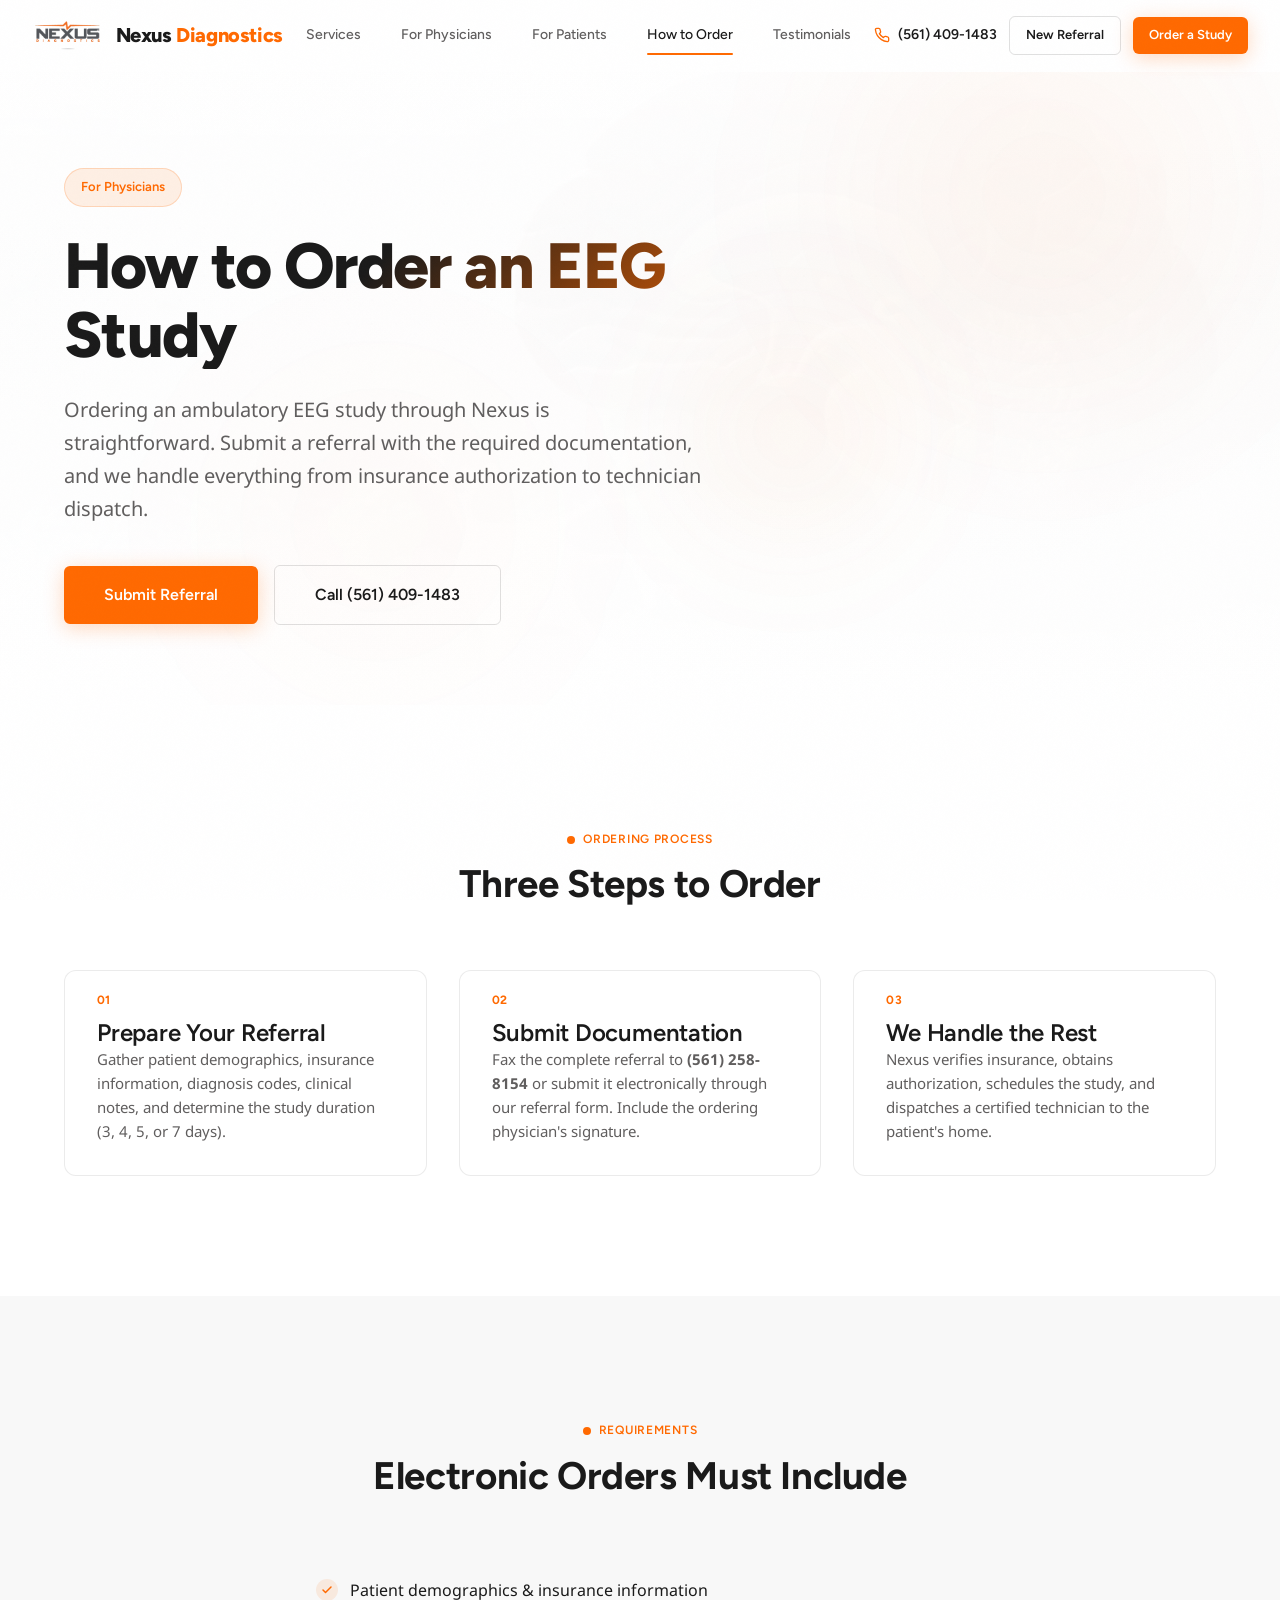
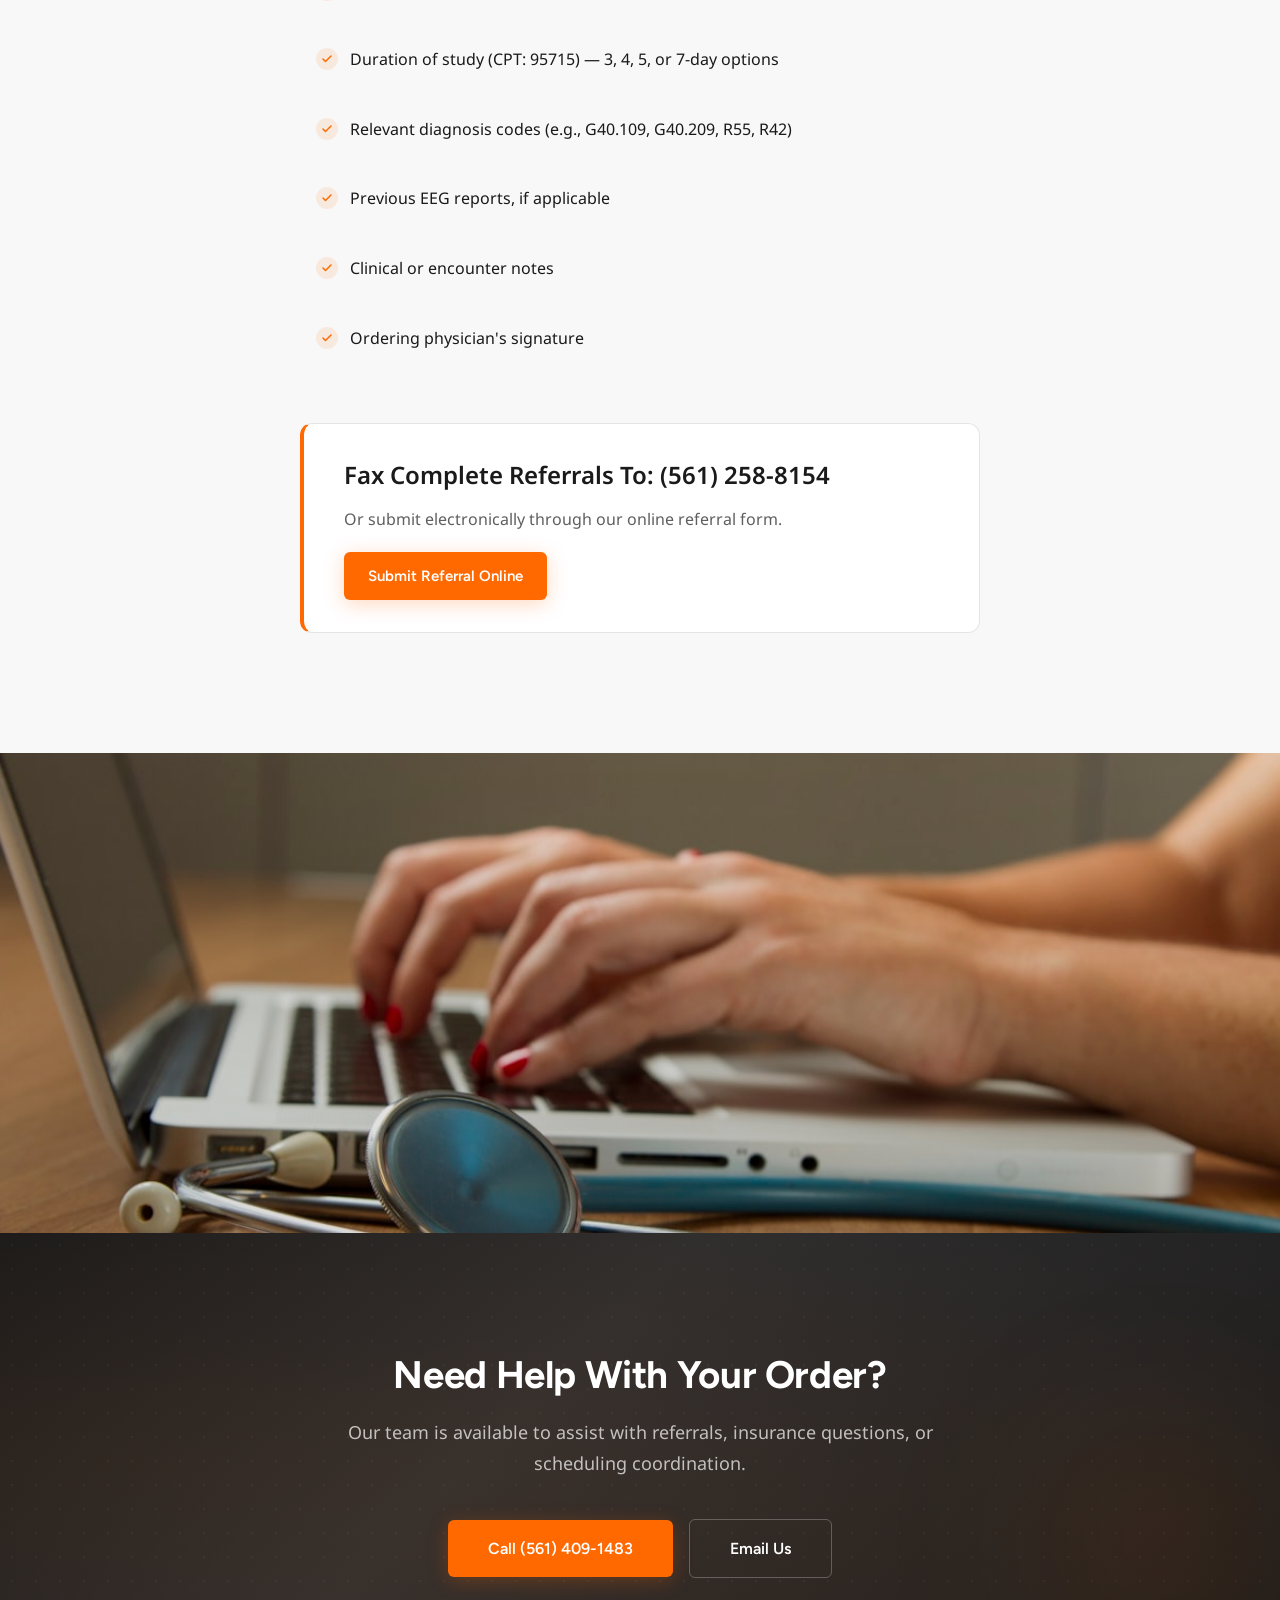
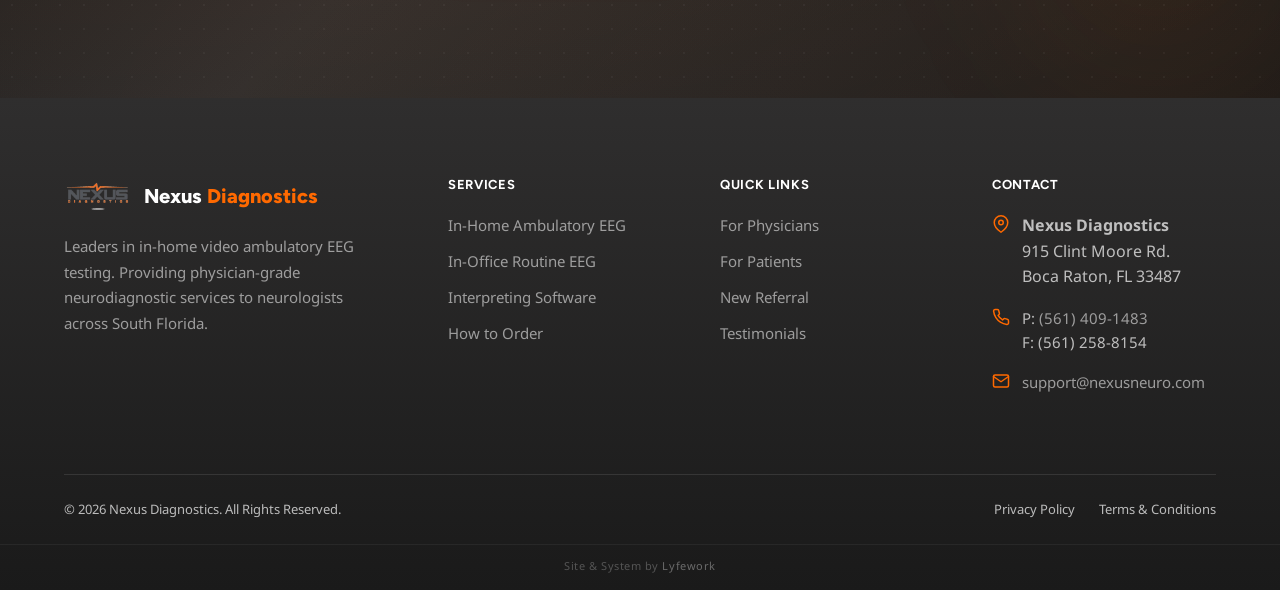
<file: pages/ordering.html>
<!doctype html>
<html lang="en">
  <head>
    <meta charset="UTF-8" />
    <meta name="viewport" content="width=device-width, initial-scale=1.0" />
    <title>
      How to Order an EEG Study | Nexus Diagnostics | Boca Raton, FL
    </title>
    <meta
      name="description"
      content="Order an ambulatory EEG study from Nexus Diagnostics. Fax or submit electronically. We handle insurance, scheduling, and technician dispatch across South Florida."
    />
    <link rel="canonical" href="https://www.nexusneuro.com/ordering" />

    <!-- Open Graph -->
    <meta
      property="og:title"
      content="How to Order an EEG Study | Nexus Diagnostics"
    />
    <meta
      property="og:description"
      content="Order an ambulatory EEG study from Nexus Diagnostics. Fax or submit electronically. We handle insurance, scheduling, and technician dispatch across South Florida."
    />
    <meta property="og:url" content="https://www.nexusneuro.com/ordering" />
    <meta property="og:type" content="website" />
    <meta property="og:site_name" content="Nexus Diagnostics" />

    <!-- Twitter -->
    <meta name="twitter:card" content="summary_large_image" />
    <meta
      name="twitter:title"
      content="How to Order an EEG Study | Nexus Diagnostics"
    />
    <meta
      name="twitter:description"
      content="Order an ambulatory EEG study from Nexus Diagnostics. Fax or submit electronically. We handle insurance, scheduling, and technician dispatch across South Florida."
    />

    <!-- Fonts -->
    <link rel="preconnect" href="https://fonts.googleapis.com" />
    <link rel="preconnect" href="https://fonts.gstatic.com" crossorigin />
    <link
      href="https://fonts.googleapis.com/css2?family=Figtree:wght@400;500;600;700;800&family=Noto+Sans:wght@400;500;600;700&display=swap"
      rel="stylesheet"
    />

    <!-- Favicon -->
    <link rel="icon" href="data:image/svg+xml,<svg xmlns='http://www.w3.org/2000/svg' viewBox='0 0 100 100'><rect rx='20' width='100' height='100' fill='%23FF6900'/><text x='50' y='72' font-size='60' font-family='system-ui' font-weight='800' fill='white' text-anchor='middle'>N</text></svg>" type="image/svg+xml" />

    <!-- Styles -->
    <link rel="stylesheet" href="../css/main.css" />
  </head>
  <body class="noise">
    <!-- Skip to Content -->
    <a href="#main-content" class="skip-to-content">Skip to content</a>
    <!-- Scroll Progress -->
    <div class="scroll-progress" aria-hidden="true"></div>

    <!-- Header -->
    <header class="site-header" role="banner">
      <div class="header-inner">
        <a
          href="../index.html"
          class="header-logo"
          aria-label="Nexus Diagnostics Home"
        >
          <img
            src="../assets/images/nexus-logo.png"
            alt="Nexus Diagnostics"
            width="160"
            height="64"
          />
          <div class="header-logo-text">Nexus <span>Diagnostics</span></div>
        </a>

        <nav class="header-nav" aria-label="Main navigation">
          <a href="services.html">Services</a>
          <a href="physicians.html">For Physicians</a>
          <a href="patients.html">For Patients</a>
          <a href="ordering.html" class="active">How to Order</a>
          <a href="testimonials.html">Testimonials</a>
        </nav>

        <div class="header-ctas">
          <a
            href="tel:5614091483"
            class="header-phone"
            aria-label="Call Nexus Diagnostics"
          >
            <svg
              xmlns="http://www.w3.org/2000/svg"
              width="16"
              height="16"
              viewBox="0 0 24 24"
              fill="none"
              stroke="currentColor"
              stroke-width="2"
              stroke-linecap="round"
              stroke-linejoin="round"
            >
              <path
                d="M22 16.92v3a2 2 0 0 1-2.18 2 19.79 19.79 0 0 1-8.63-3.07 19.5 19.5 0 0 1-6-6 19.79 19.79 0 0 1-3.07-8.67A2 2 0 0 1 4.11 2h3a2 2 0 0 1 2 1.72 12.84 12.84 0 0 0 .7 2.81 2 2 0 0 1-.45 2.11L8.09 9.91a16 16 0 0 0 6 6l1.27-1.27a2 2 0 0 1 2.11-.45 12.84 12.84 0 0 0 2.81.7A2 2 0 0 1 22 16.92z"
              />
            </svg>
            (561) 409-1483
          </a>
          <a href="referral.html" class="btn btn-outline btn-sm"
            >New Referral</a
          >
          <a href="ordering.html" class="btn btn-primary btn-sm btn-shine"
            >Order a Study</a
          >
        </div>

        <button
          class="menu-toggle"
          aria-label="Open menu"
          aria-expanded="false"
        >
          <span></span><span></span><span></span>
        </button>
      </div>
    </header>

    <!-- Mobile Navigation -->
    <nav class="mobile-nav" aria-label="Mobile navigation">
      <a href="../index.html">Home</a>
      <a href="services.html">Services</a>
      <a href="physicians.html">For Physicians</a>
      <a href="patients.html">For Patients</a>
      <a href="ordering.html">How to Order</a>
      <a href="testimonials.html">Testimonials</a>
      <a href="referral.html">New Referral</a>
      <a href="tel:5614091483" class="btn btn-outline">(561) 409-1483</a>
      <a href="ordering.html" class="btn btn-primary btn-shine"
        >Order a Study</a
      >
    </nav>

    <main id="main-content">
    <!-- Hero -->
    <section class="hero hero-sub bg-dots-light hero-with-image">
      <div class="hero-bg-image" aria-hidden="true">
        <img
          src="../assets/images/medical-technology.jpg"
          alt=""
          width="1200"
          height="800"
          loading="eager"
        />
      </div>
        <!-- Animated Gradient Mesh -->
        <div class="hero-mesh" aria-hidden="true">
          <div class="hero-mesh-orb"></div>
        </div>
      <div class="container">
        <div class="hero-content" style="max-width: 720px">
          <div class="hero-badge hero-badge-float reveal">For Physicians</div>
          <h1 class="h-display hero-title blur-reveal gradient-text">
            How to Order an EEG Study
          </h1>
          <p class="hero-subtitle reveal">
            Ordering an ambulatory EEG study through Nexus is straightforward.
            Submit a referral with the required documentation, and we handle
            everything from insurance authorization to technician dispatch.
          </p>
          <div class="hero-actions reveal">
            <a
              href="referral.html"
              class="btn btn-primary btn-lg btn-shine btn-magnetic btn-pulse"
              >Submit Referral</a
            >
            <a href="tel:5614091483" class="btn btn-outline btn-lg"
              >Call (561) 409-1483</a
            >
          </div>
        </div>
      </div>
    </section>

    <!-- How to Order Process -->
    <section class="section" id="how-to-order">
      <div class="container">
        <div
          class="text-center reveal"
          style="max-width: 600px; margin: 0 auto var(--space-11)"
        >
          <span class="label">Ordering Process</span>
          <h2 class="h2" style="margin-top: var(--space-3)">
            Three Steps to Order
          </h2>
        </div>

        <div class="process-steps stagger">
          <div class="process-step reveal">
            <h3 class="h4">Prepare Your Referral</h3>
            <p>
              Gather patient demographics, insurance information, diagnosis
              codes, clinical notes, and determine the study duration (3, 4, 5,
              or 7 days).
            </p>
          </div>
          <div class="process-step reveal">
            <h3 class="h4">Submit Documentation</h3>
            <p>
              Fax the complete referral to <strong>(561) 258-8154</strong> or
              submit it electronically through our referral form. Include the
              ordering physician's signature.
            </p>
          </div>
          <div class="process-step reveal">
            <h3 class="h4">We Handle the Rest</h3>
            <p>
              Nexus verifies insurance, obtains authorization, schedules the
              study, and dispatches a certified technician to the patient's
              home.
            </p>
          </div>
        </div>
      </div>
    </section>

    <!-- Requirements -->
    <section class="section section-alt" id="requirements">
      <div class="container">
        <div
          class="text-center reveal"
          style="max-width: 600px; margin: 0 auto var(--space-11)"
        >
          <span class="label">Requirements</span>
          <h2 class="h2" style="margin-top: var(--space-3)">
            Electronic Orders Must Include
          </h2>
        </div>

        <div style="max-width: 680px; margin: 0 auto">
          <div class="checklist stagger">
            <div class="checklist-item reveal">
              <div class="checklist-icon">
                <svg
                  xmlns="http://www.w3.org/2000/svg"
                  width="12"
                  height="12"
                  viewBox="0 0 24 24"
                  fill="none"
                  stroke="currentColor"
                  stroke-width="3"
                  stroke-linecap="round"
                  stroke-linejoin="round"
                >
                  <polyline points="20 6 9 17 4 12" />
                </svg>
              </div>
              <span>Patient demographics &amp; insurance information</span>
            </div>
            <div class="checklist-item reveal">
              <div class="checklist-icon">
                <svg
                  xmlns="http://www.w3.org/2000/svg"
                  width="12"
                  height="12"
                  viewBox="0 0 24 24"
                  fill="none"
                  stroke="currentColor"
                  stroke-width="3"
                  stroke-linecap="round"
                  stroke-linejoin="round"
                >
                  <polyline points="20 6 9 17 4 12" />
                </svg>
              </div>
              <span
                >Duration of study (CPT: 95715) &mdash; 3, 4, 5, or 7-day
                options</span
              >
            </div>
            <div class="checklist-item reveal">
              <div class="checklist-icon">
                <svg
                  xmlns="http://www.w3.org/2000/svg"
                  width="12"
                  height="12"
                  viewBox="0 0 24 24"
                  fill="none"
                  stroke="currentColor"
                  stroke-width="3"
                  stroke-linecap="round"
                  stroke-linejoin="round"
                >
                  <polyline points="20 6 9 17 4 12" />
                </svg>
              </div>
              <span
                >Relevant diagnosis codes (e.g., G40.109, G40.209, R55,
                R42)</span
              >
            </div>
            <div class="checklist-item reveal">
              <div class="checklist-icon">
                <svg
                  xmlns="http://www.w3.org/2000/svg"
                  width="12"
                  height="12"
                  viewBox="0 0 24 24"
                  fill="none"
                  stroke="currentColor"
                  stroke-width="3"
                  stroke-linecap="round"
                  stroke-linejoin="round"
                >
                  <polyline points="20 6 9 17 4 12" />
                </svg>
              </div>
              <span>Previous EEG reports, if applicable</span>
            </div>
            <div class="checklist-item reveal">
              <div class="checklist-icon">
                <svg
                  xmlns="http://www.w3.org/2000/svg"
                  width="12"
                  height="12"
                  viewBox="0 0 24 24"
                  fill="none"
                  stroke="currentColor"
                  stroke-width="3"
                  stroke-linecap="round"
                  stroke-linejoin="round"
                >
                  <polyline points="20 6 9 17 4 12" />
                </svg>
              </div>
              <span>Clinical or encounter notes</span>
            </div>
            <div class="checklist-item reveal">
              <div class="checklist-icon">
                <svg
                  xmlns="http://www.w3.org/2000/svg"
                  width="12"
                  height="12"
                  viewBox="0 0 24 24"
                  fill="none"
                  stroke="currentColor"
                  stroke-width="3"
                  stroke-linecap="round"
                  stroke-linejoin="round"
                >
                  <polyline points="20 6 9 17 4 12" />
                </svg>
              </div>
              <span>Ordering physician's signature</span>
            </div>
          </div>

          <!-- Fax Callout -->
          <div
            class="reveal"
            style="
              margin-top: var(--space-10);
              border: 1px solid var(--color-gray-200);
              border-left: 4px solid var(--color-primary);
              border-radius: var(--radius-md);
              padding: var(--space-7) var(--space-8);
              background: var(--color-white);
            "
          >
            <p class="h4" style="margin-bottom: var(--space-3)">
              Fax Complete Referrals To: (561) 258-8154
            </p>
            <p class="text-muted" style="margin-bottom: var(--space-5)">
              Or submit electronically through our online referral form.
            </p>
            <a href="referral.html" class="btn btn-primary btn-shine"
              >Submit Referral Online</a
            >
          </div>
        </div>
      </div>
    </section>

    <!-- Full-Bleed Image Banner -->
    <div class="image-banner reveal">
      <img src="../assets/images/eeg-home-setup.jpg" alt="Nexus technician setting up in-home ambulatory EEG equipment" width="1200" height="480" loading="lazy" />
      <div class="image-banner-overlay"></div>
    </div>

    <!-- CTA Section -->
    <section class="cta-section">
      <div class="cta-dots"></div>
      <div class="container" style="position: relative; z-index: 1">
        <div class="text-center" style="max-width: 640px; margin: 0 auto">
          <h2 class="h2 reveal">Need Help With Your Order?</h2>
          <p
            class="body-lg reveal"
            style="margin-top: var(--space-5); margin-bottom: var(--space-8)"
          >
            Our team is available to assist with referrals, insurance questions,
            or scheduling coordination.
          </p>
          <div class="hero-actions reveal" style="justify-content: center">
            <a
              href="tel:5614091483"
              class="btn btn-primary btn-lg btn-shine btn-magnetic"
              >Call (561) 409-1483</a
            >
            <a
              href="mailto:support@nexusneuro.com"
              class="btn btn-outline btn-lg"
              style="
                border-color: rgba(255, 255, 255, 0.25);
                color: var(--color-white);
              "
              >Email Us</a
            >
          </div>
        </div>
      </div>
    </section>

    </main>

    <!-- Back to Top -->
    <button class="back-to-top" aria-label="Back to top">
      <svg xmlns="http://www.w3.org/2000/svg" width="20" height="20" viewBox="0 0 24 24" fill="none" stroke="currentColor" stroke-width="2.5" stroke-linecap="round" stroke-linejoin="round"><polyline points="18 15 12 9 6 15"/></svg>
    </button>

    <!-- Footer -->
    <footer class="site-footer">
      <div class="container">
        <div class="footer-top">
          <div class="footer-brand reveal">
            <div class="footer-logo">
              <img
                src="../assets/images/nexus-logo.png"
                alt="Nexus Diagnostics"
                width="140"
                height="56"
              />
              <div class="footer-logo-text">Nexus <span>Diagnostics</span></div>
            </div>
            <p>
              Leaders in in-home video ambulatory EEG testing. Providing
              physician-grade neurodiagnostic services to neurologists across
              South Florida.
            </p>
          </div>

          <div class="reveal">
            <h4 class="footer-heading">Services</h4>
            <div class="footer-links">
              <a href="services.html">In-Home Ambulatory EEG</a>
              <a href="services.html">In-Office Routine EEG</a>
              <a href="services.html">Interpreting Software</a>
              <a href="ordering.html">How to Order</a>
            </div>
          </div>

          <div class="reveal">
            <h4 class="footer-heading">Quick Links</h4>
            <div class="footer-links">
              <a href="physicians.html">For Physicians</a>
              <a href="patients.html">For Patients</a>
              <a href="referral.html">New Referral</a>
              <a href="testimonials.html">Testimonials</a>
            </div>
          </div>

          <div class="reveal">
            <h4 class="footer-heading">Contact</h4>
            <div class="footer-contact-item">
              <svg
                xmlns="http://www.w3.org/2000/svg"
                width="18"
                height="18"
                viewBox="0 0 24 24"
                fill="none"
                stroke="currentColor"
                stroke-width="2"
                stroke-linecap="round"
                stroke-linejoin="round"
              >
                <path d="M21 10c0 7-9 13-9 13s-9-6-9-13a9 9 0 0 1 18 0z" />
                <circle cx="12" cy="10" r="3" />
              </svg>
              <address style="font-style: normal">
                <strong>Nexus Diagnostics</strong><br />915 Clint Moore Rd.<br />Boca
                Raton, FL 33487
              </address>
            </div>
            <div class="footer-contact-item">
              <svg
                xmlns="http://www.w3.org/2000/svg"
                width="18"
                height="18"
                viewBox="0 0 24 24"
                fill="none"
                stroke="currentColor"
                stroke-width="2"
                stroke-linecap="round"
                stroke-linejoin="round"
              >
                <path
                  d="M22 16.92v3a2 2 0 0 1-2.18 2 19.79 19.79 0 0 1-8.63-3.07 19.5 19.5 0 0 1-6-6 19.79 19.79 0 0 1-3.07-8.67A2 2 0 0 1 4.11 2h3a2 2 0 0 1 2 1.72 12.84 12.84 0 0 0 .7 2.81 2 2 0 0 1-.45 2.11L8.09 9.91a16 16 0 0 0 6 6l1.27-1.27a2 2 0 0 1 2.11-.45 12.84 12.84 0 0 0 2.81.7A2 2 0 0 1 22 16.92z"
                />
              </svg>
              <span
                >P: <a href="tel:5614091483">(561) 409-1483</a><br />F: (561)
                258-8154</span
              >
            </div>
            <div class="footer-contact-item">
              <svg
                xmlns="http://www.w3.org/2000/svg"
                width="18"
                height="18"
                viewBox="0 0 24 24"
                fill="none"
                stroke="currentColor"
                stroke-width="2"
                stroke-linecap="round"
                stroke-linejoin="round"
              >
                <path
                  d="M4 4h16c1.1 0 2 .9 2 2v12c0 1.1-.9 2-2 2H4c-1.1 0-2-.9-2-2V6c0-1.1.9-2 2-2z"
                />
                <polyline points="22,6 12,13 2,6" />
              </svg>
              <span
                ><a href="mailto:support@nexusneuro.com"
                  >support@nexusneuro.com</a
                ></span
              >
            </div>
          </div>
        </div>

        <div class="footer-bottom">
          <span
            >&copy; <span data-year></span> Nexus Diagnostics. All Rights
            Reserved.</span
          >
          <div class="footer-legal">
            <a href="privacy-policy.html">Privacy Policy</a>
            <a href="terms.html">Terms &amp; Conditions</a>
          </div>
        </div>
      </div>

      <div class="lyf-credit">
        Site &amp; System by
        <a href="https://lyfework.io" target="_blank" rel="noopener"
          >Lyfework</a
        >
      </div>
    </footer>

    <!-- Mobile Sticky CTA -->
    <div class="mobile-cta-bar">
      <a href="tel:5614091483" class="btn btn-outline btn-sm">Call Now</a>
      <a href="ordering.html" class="btn btn-primary btn-sm btn-shine">Order a Study</a>
    </div>

    <script src="../js/main.js"></script>
  </body>
</html>
</file>
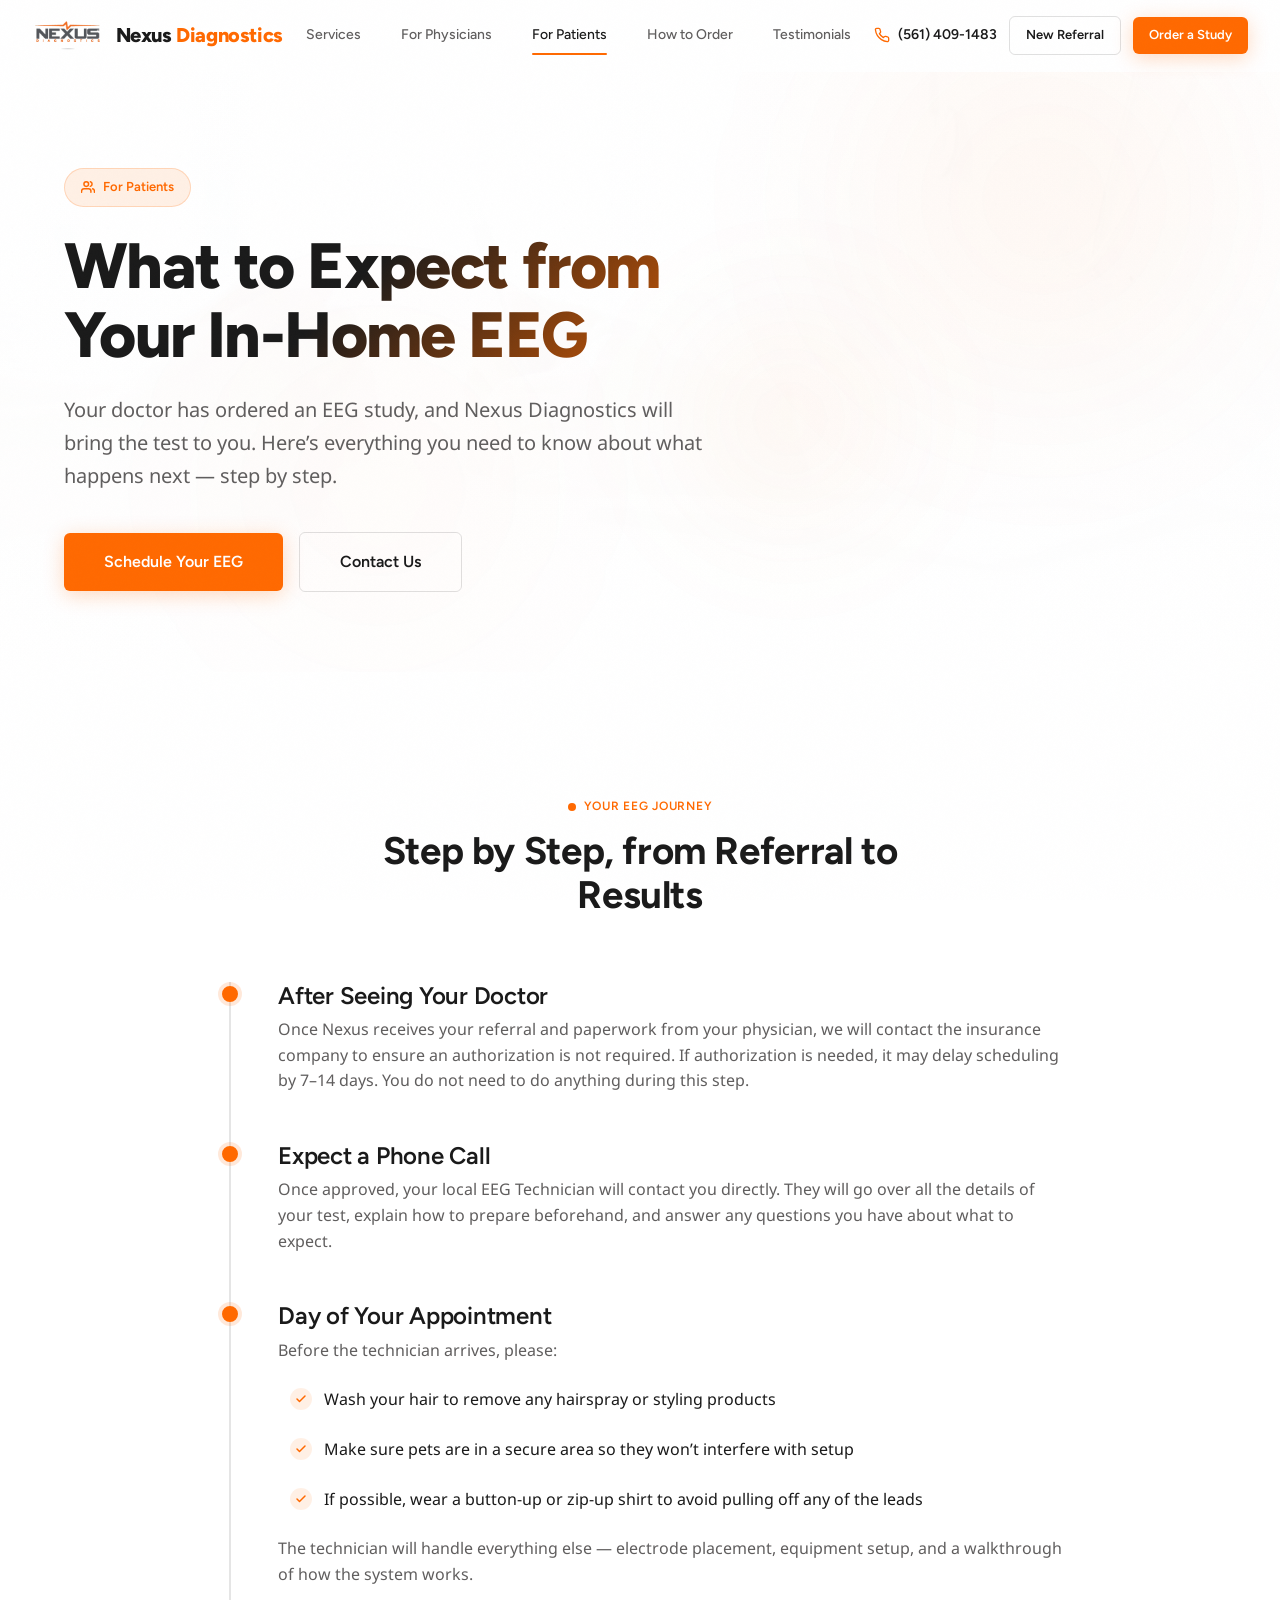
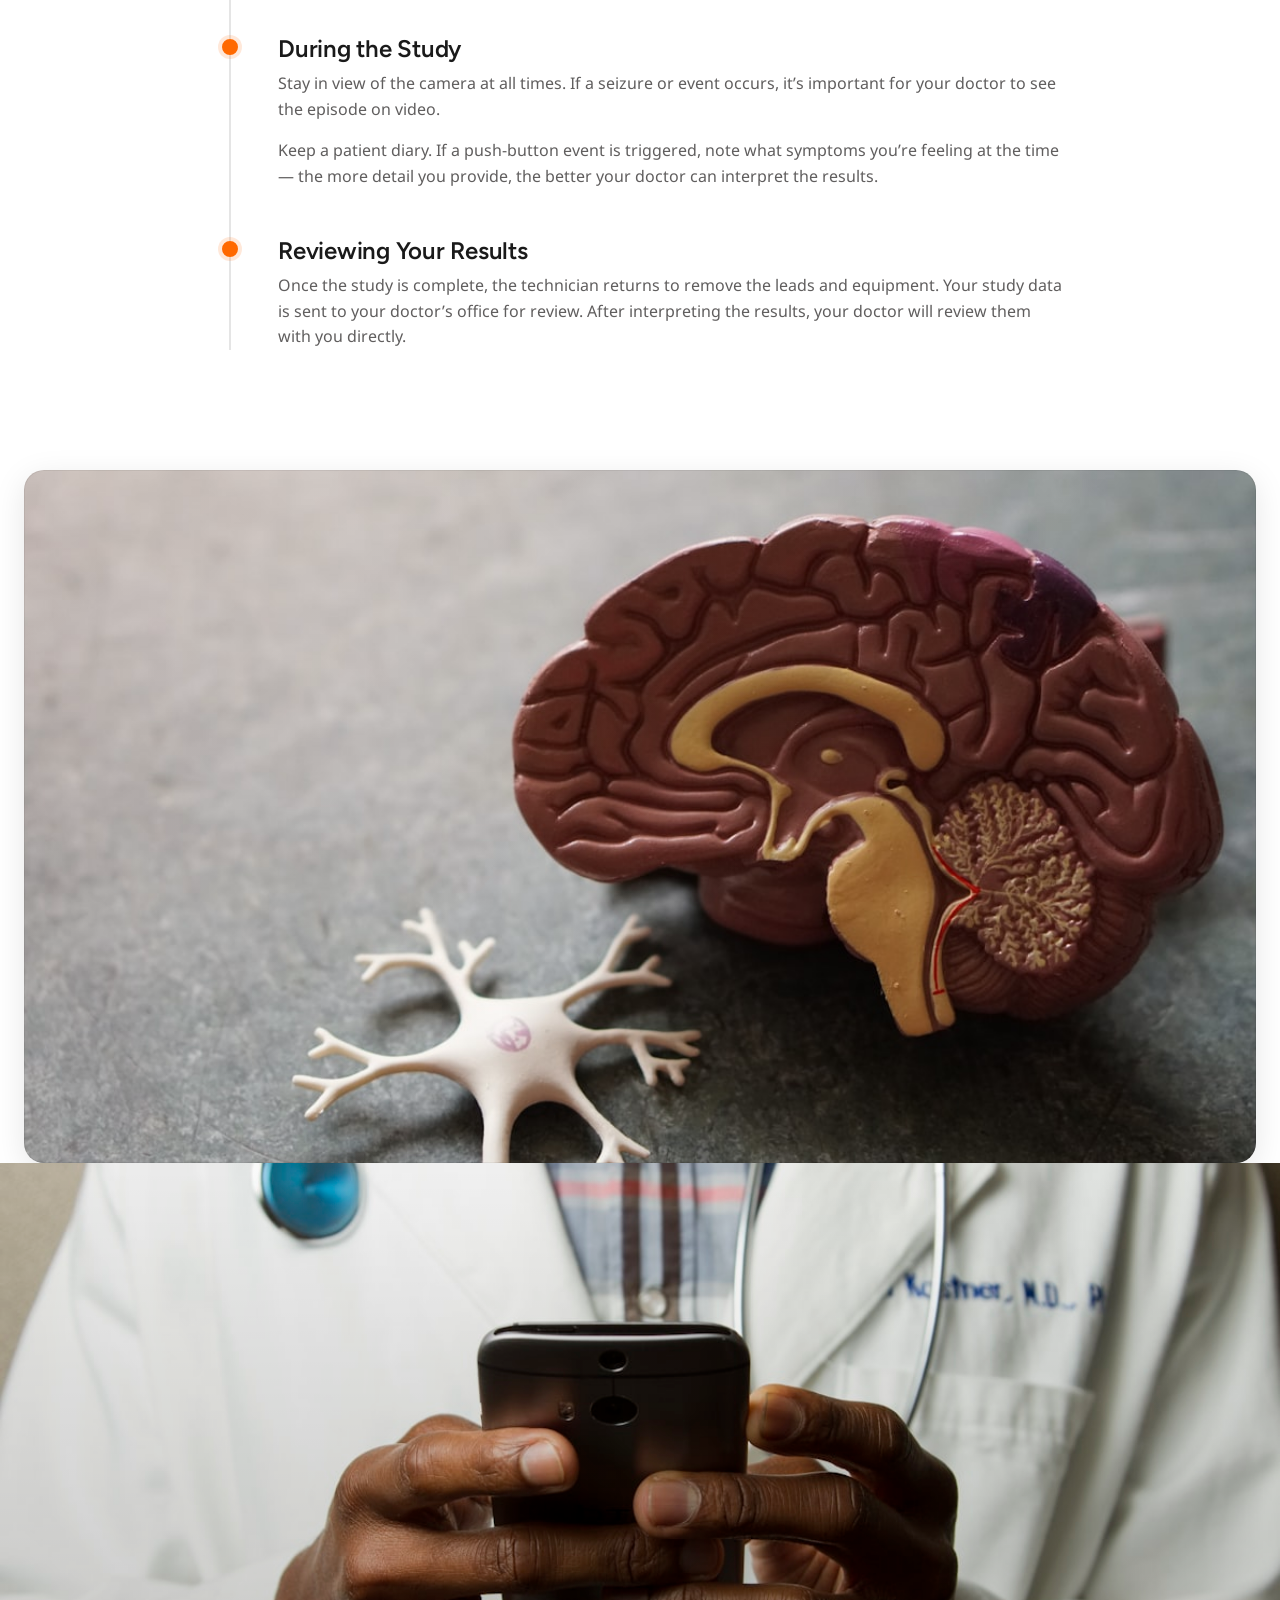
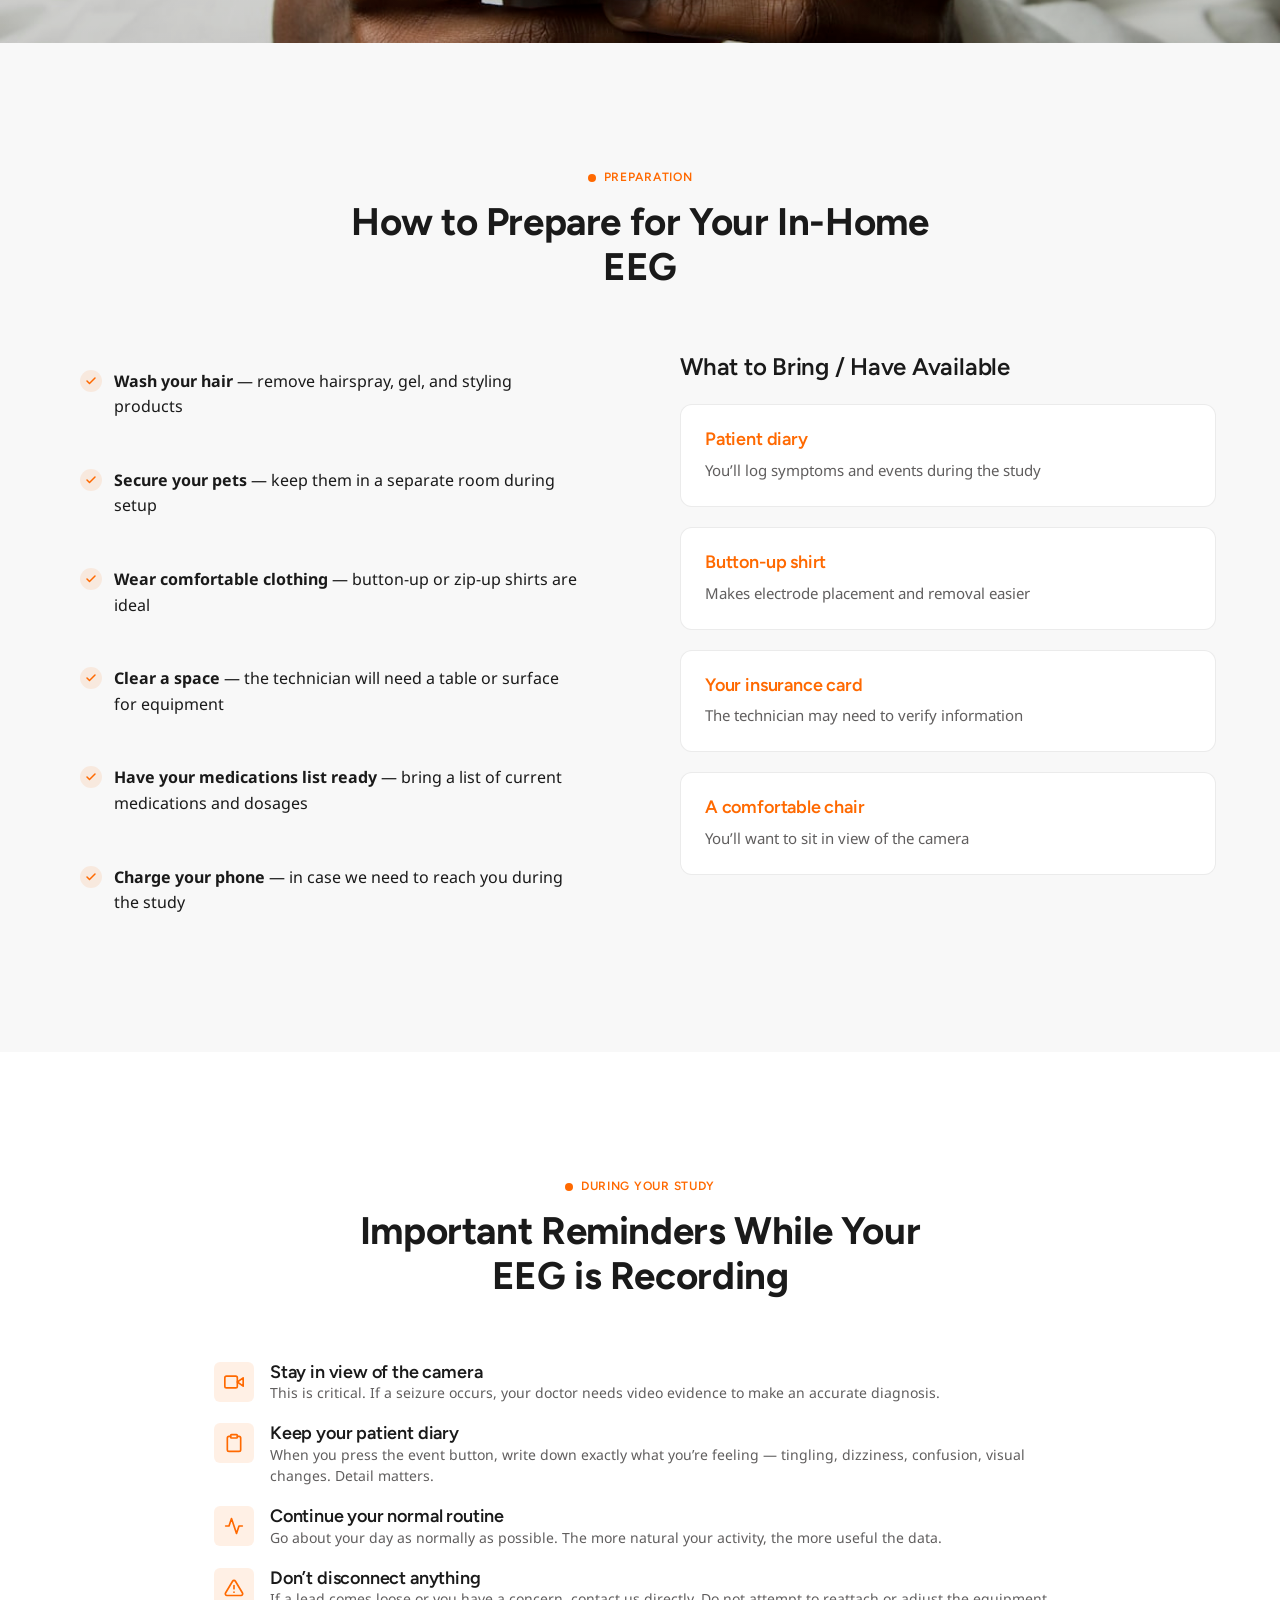
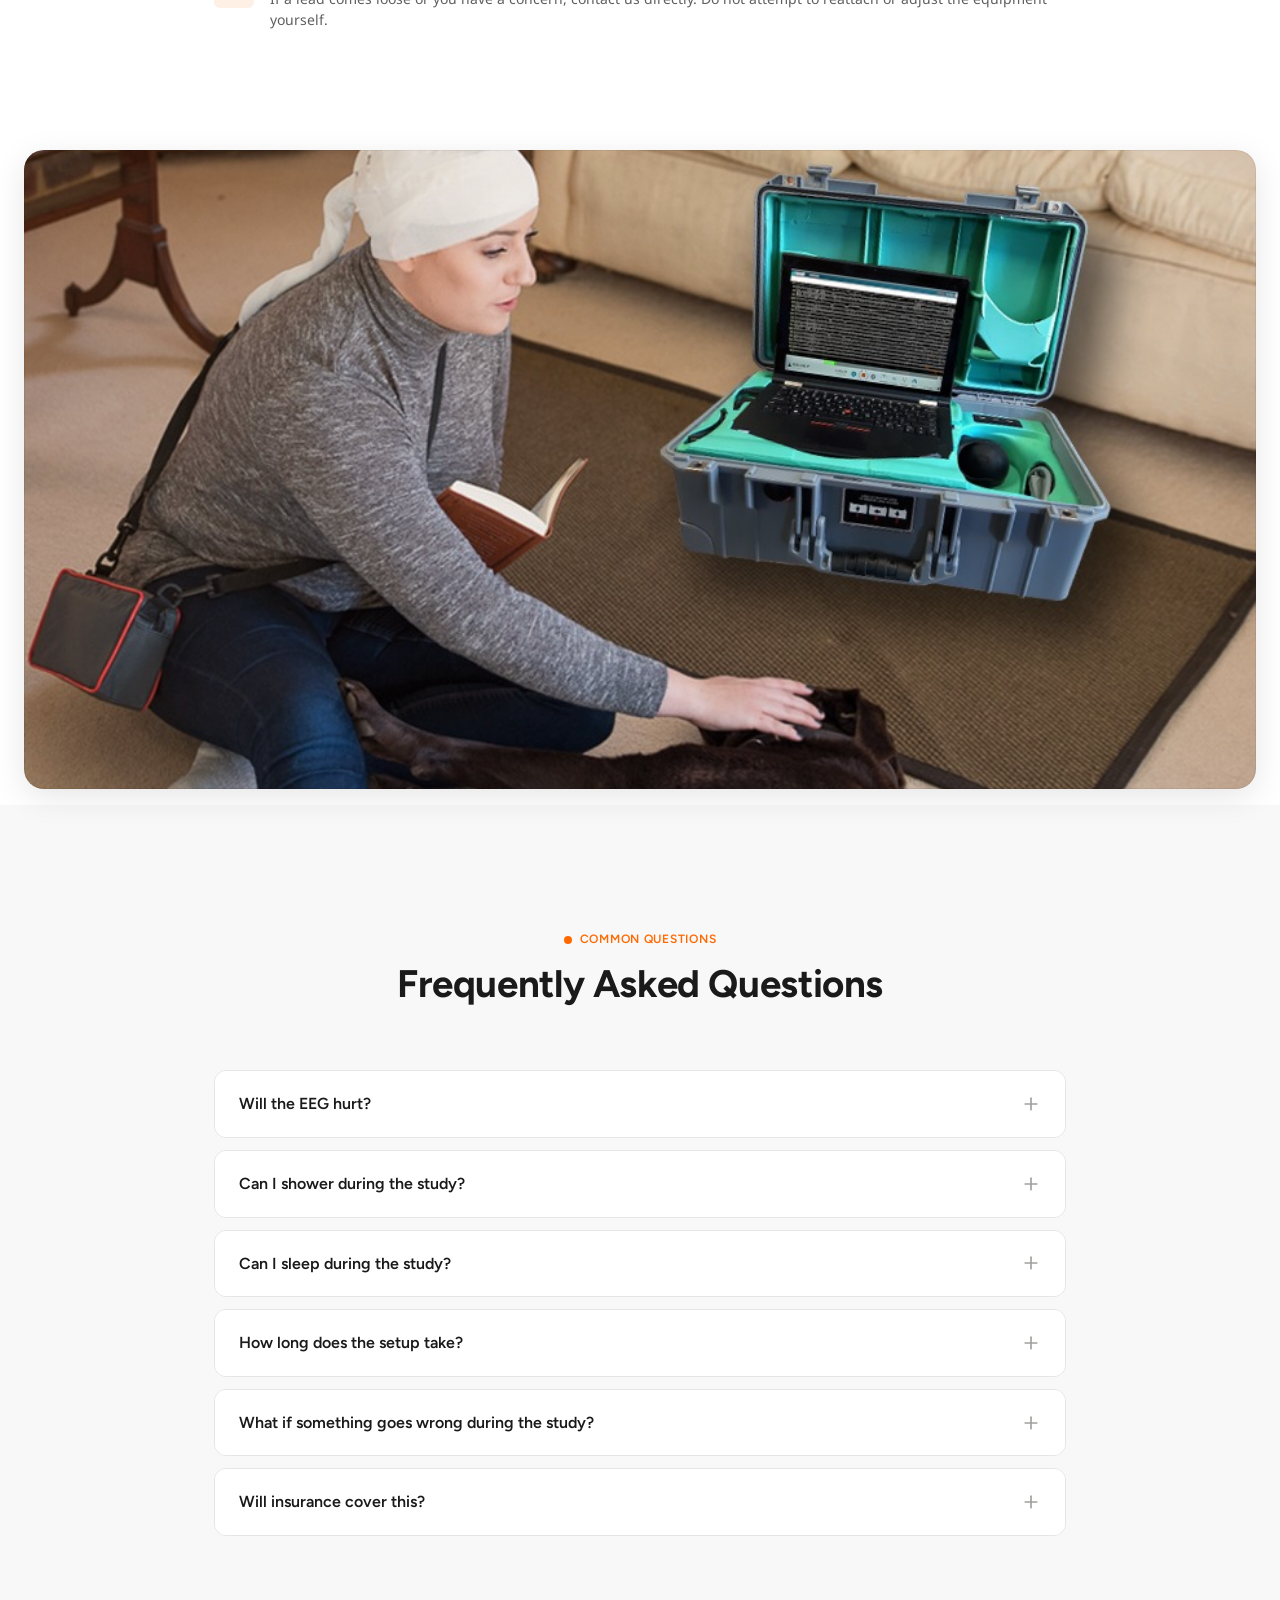
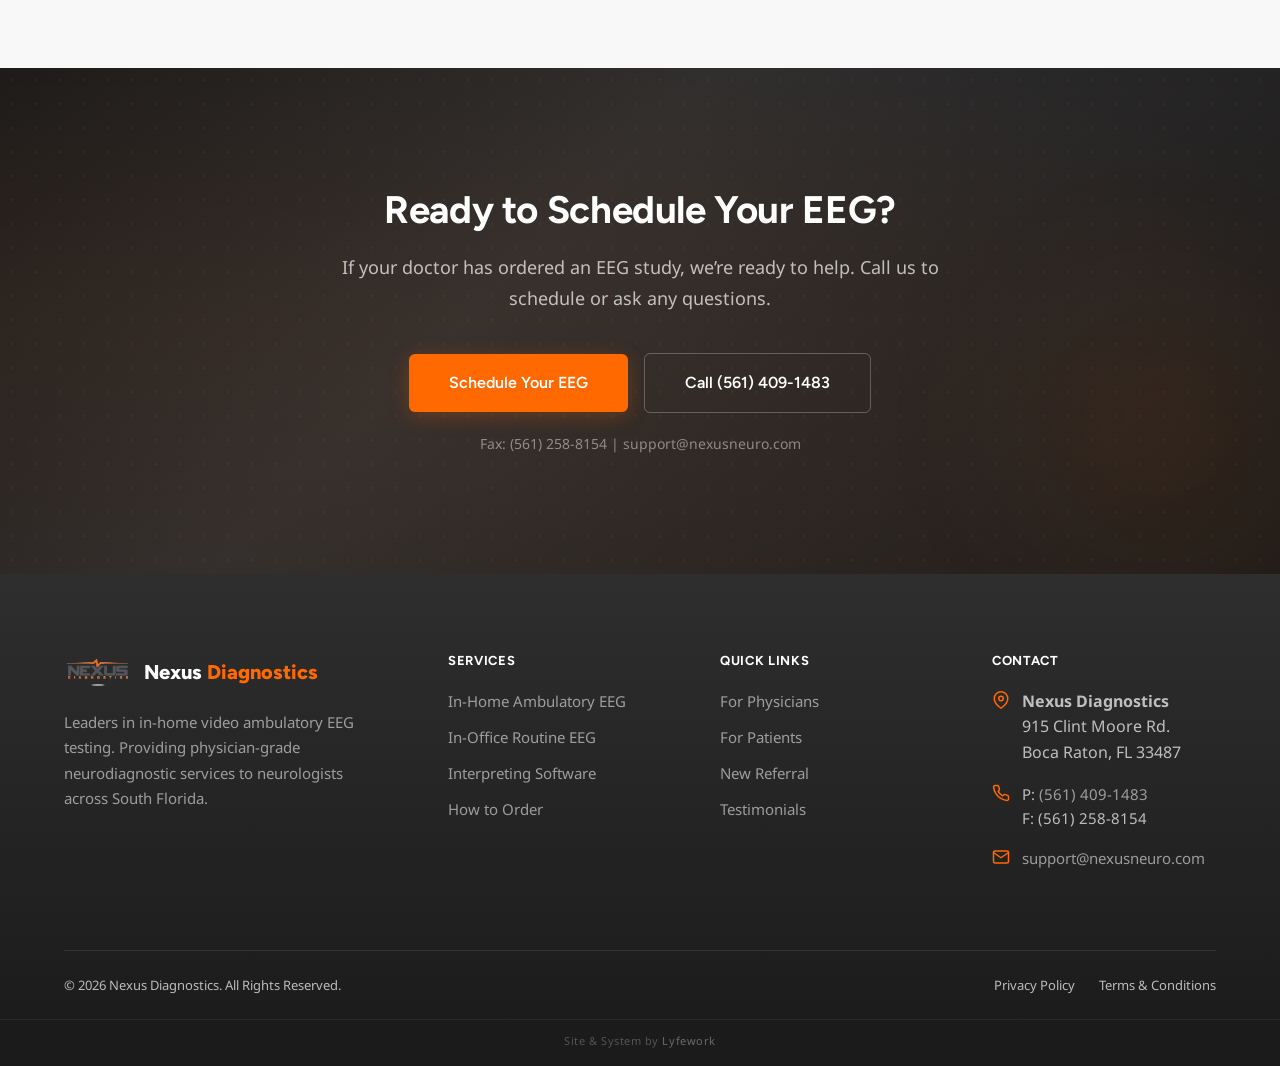
<file: pages/patients.html>
<!doctype html>
<html lang="en">
  <head>
    <meta charset="UTF-8" />
    <meta name="viewport" content="width=device-width, initial-scale=1.0" />
    <title>
      What to Expect from Your In-Home EEG | Nexus Diagnostics | Boca Raton, FL
    </title>
    <meta
      name="description"
      content="Learn what to expect from your in-home EEG study with Nexus Diagnostics. Step-by-step guide from referral to results. Serving patients across South Florida."
    />
    <link rel="canonical" href="https://www.nexusneuro.com/patients" />

    <!-- Open Graph -->
    <meta
      property="og:title"
      content="What to Expect from Your In-Home EEG | Nexus Diagnostics"
    />
    <meta
      property="og:description"
      content="Learn what to expect from your in-home EEG study with Nexus Diagnostics. Step-by-step guide from referral to results. Serving patients across South Florida."
    />
    <meta property="og:url" content="https://www.nexusneuro.com/patients" />
    <meta property="og:type" content="website" />
    <meta property="og:site_name" content="Nexus Diagnostics" />

    <!-- Twitter -->
    <meta name="twitter:card" content="summary_large_image" />
    <meta
      name="twitter:title"
      content="What to Expect from Your In-Home EEG | Nexus Diagnostics"
    />
    <meta
      name="twitter:description"
      content="Learn what to expect from your in-home EEG study with Nexus Diagnostics. Step-by-step guide from referral to results."
    />

    <!-- Fonts -->
    <link rel="preconnect" href="https://fonts.googleapis.com" />
    <link rel="preconnect" href="https://fonts.gstatic.com" crossorigin />
    <link
      href="https://fonts.googleapis.com/css2?family=Figtree:wght@400;500;600;700;800&family=Noto+Sans:wght@400;500;600;700&display=swap"
      rel="stylesheet"
    />

    <!-- Favicon -->
    <link rel="icon" href="data:image/svg+xml,<svg xmlns='http://www.w3.org/2000/svg' viewBox='0 0 100 100'><rect rx='20' width='100' height='100' fill='%23FF6900'/><text x='50' y='72' font-size='60' font-family='system-ui' font-weight='800' fill='white' text-anchor='middle'>N</text></svg>" type="image/svg+xml" />

    <!-- Styles -->
    <link rel="stylesheet" href="../css/main.css" />
  </head>
  <body class="noise">
    <!-- Skip to Content -->
    <a href="#main-content" class="skip-to-content">Skip to content</a>
    <!-- Scroll Progress -->
    <div class="scroll-progress" aria-hidden="true"></div>

    <!-- Header -->
    <header class="site-header" role="banner">
      <div class="header-inner">
        <a
          href="../index.html"
          class="header-logo"
          aria-label="Nexus Diagnostics Home"
        >
          <img
            src="../assets/images/nexus-logo.png"
            alt="Nexus Diagnostics"
            width="160"
            height="64"
          />
          <div class="header-logo-text">Nexus <span>Diagnostics</span></div>
        </a>

        <nav class="header-nav" aria-label="Main navigation">
          <a href="services.html">Services</a>
          <a href="physicians.html">For Physicians</a>
          <a href="patients.html" class="active">For Patients</a>
          <a href="ordering.html">How to Order</a>
          <a href="testimonials.html">Testimonials</a>
        </nav>

        <div class="header-ctas">
          <a
            href="tel:5614091483"
            class="header-phone"
            aria-label="Call Nexus Diagnostics"
          >
            <svg
              xmlns="http://www.w3.org/2000/svg"
              width="16"
              height="16"
              viewBox="0 0 24 24"
              fill="none"
              stroke="currentColor"
              stroke-width="2"
              stroke-linecap="round"
              stroke-linejoin="round"
            >
              <path
                d="M22 16.92v3a2 2 0 0 1-2.18 2 19.79 19.79 0 0 1-8.63-3.07 19.5 19.5 0 0 1-6-6 19.79 19.79 0 0 1-3.07-8.67A2 2 0 0 1 4.11 2h3a2 2 0 0 1 2 1.72 12.84 12.84 0 0 0 .7 2.81 2 2 0 0 1-.45 2.11L8.09 9.91a16 16 0 0 0 6 6l1.27-1.27a2 2 0 0 1 2.11-.45 12.84 12.84 0 0 0 2.81.7A2 2 0 0 1 22 16.92z"
              />
            </svg>
            (561) 409-1483
          </a>
          <a href="referral.html" class="btn btn-outline btn-sm"
            >New Referral</a
          >
          <a href="ordering.html" class="btn btn-primary btn-sm btn-shine"
            >Order a Study</a
          >
        </div>

        <button
          class="menu-toggle"
          aria-label="Open menu"
          aria-expanded="false"
        >
          <span></span><span></span><span></span>
        </button>
      </div>
    </header>

    <!-- Mobile Navigation -->
    <nav class="mobile-nav" aria-label="Mobile navigation">
      <a href="../index.html">Home</a>
      <a href="services.html">Services</a>
      <a href="physicians.html">For Physicians</a>
      <a href="patients.html">For Patients</a>
      <a href="ordering.html">How to Order</a>
      <a href="testimonials.html">Testimonials</a>
      <a href="referral.html">New Referral</a>
      <a href="tel:5614091483" class="btn btn-outline">(561) 409-1483</a>
      <a href="ordering.html" class="btn btn-primary btn-shine"
        >Order a Study</a
      >
    </nav>

    <main id="main-content">
    <!-- Hero Section -->
    <section class="hero hero-sub bg-dots-light hero-with-image">
      <div class="hero-bg-image" aria-hidden="true">
        <img
          src="../assets/images/doctor-patient.jpg"
          alt=""
          width="1200"
          height="800"
          loading="eager"
        />
      </div>
        <!-- Animated Gradient Mesh -->
        <div class="hero-mesh" aria-hidden="true">
          <div class="hero-mesh-orb"></div>
        </div>
      <div class="container">
        <div class="hero-content" style="max-width: 720px">
          <div class="hero-badge hero-badge-float reveal">
            <svg
              xmlns="http://www.w3.org/2000/svg"
              width="14"
              height="14"
              viewBox="0 0 24 24"
              fill="none"
              stroke="currentColor"
              stroke-width="2.5"
              stroke-linecap="round"
              stroke-linejoin="round"
            >
              <path d="M17 21v-2a4 4 0 0 0-4-4H5a4 4 0 0 0-4 4v2" />
              <circle cx="9" cy="7" r="4" />
              <path d="M23 21v-2a4 4 0 0 0-3-3.87" />
              <path d="M16 3.13a4 4 0 0 1 0 7.75" />
            </svg>
            For Patients
          </div>
          <h1 class="h-display hero-title blur-reveal gradient-text">
            What to Expect from Your In-Home EEG
          </h1>
          <p class="hero-subtitle reveal">
            Your doctor has ordered an EEG study, and Nexus Diagnostics will
            bring the test to you. Here&rsquo;s everything you need to know
            about what happens next &mdash; step by step.
          </p>
          <div class="hero-actions reveal">
            <a
              href="scheduling.html"
              class="btn btn-primary btn-lg btn-shine btn-magnetic btn-pulse"
              >Schedule Your EEG</a
            >
            <a href="tel:5614091483" class="btn btn-outline btn-lg"
              >Contact Us</a
            >
          </div>
        </div>
      </div>
    </section>

    <!-- Timeline Section — What to Expect -->
    <section class="section" id="what-to-expect">
      <div class="container">
        <div
          class="reveal"
          style="
            max-width: 640px;
            margin: 0 auto var(--space-11);
            text-align: center;
          "
        >
          <span class="label">Your EEG Journey</span>
          <h2 class="h2" style="margin-top: var(--space-3)">
            Step by Step, from Referral to Results
          </h2>
        </div>

        <div class="container-narrow">
          <div class="timeline timeline-draw stagger">
            <!-- Step 1 -->
            <div class="timeline-item reveal">
              <div class="timeline-dot"></div>
              <div class="timeline-content">
                <h4 class="h4">After Seeing Your Doctor</h4>
                <p>
                  Once Nexus receives your referral and paperwork from your
                  physician, we will contact the insurance company to ensure an
                  authorization is not required. If authorization is needed, it
                  may delay scheduling by 7&ndash;14 days. You do not need to do
                  anything during this step.
                </p>
              </div>
            </div>

            <!-- Step 2 -->
            <div class="timeline-item reveal">
              <div class="timeline-dot"></div>
              <div class="timeline-content">
                <h4 class="h4">Expect a Phone Call</h4>
                <p>
                  Once approved, your local EEG Technician will contact you
                  directly. They will go over all the details of your test,
                  explain how to prepare beforehand, and answer any questions
                  you have about what to expect.
                </p>
              </div>
            </div>

            <!-- Step 3 -->
            <div class="timeline-item reveal">
              <div class="timeline-dot"></div>
              <div class="timeline-content">
                <h4 class="h4">Day of Your Appointment</h4>
                <p style="margin-bottom: var(--space-4)">
                  Before the technician arrives, please:
                </p>
                <ul
                  style="
                    margin-bottom: var(--space-4);
                    display: flex;
                    flex-direction: column;
                    gap: var(--space-2);
                  "
                >
                  <li
                    class="checklist-item"
                    style="padding: var(--space-2) var(--space-3)"
                  >
                    <div class="checklist-icon">
                      <svg
                        xmlns="http://www.w3.org/2000/svg"
                        width="12"
                        height="12"
                        viewBox="0 0 24 24"
                        fill="none"
                        stroke="currentColor"
                        stroke-width="3"
                        stroke-linecap="round"
                        stroke-linejoin="round"
                      >
                        <polyline points="20 6 9 17 4 12" />
                      </svg>
                    </div>
                    <span
                      >Wash your hair to remove any hairspray or styling
                      products</span
                    >
                  </li>
                  <li
                    class="checklist-item"
                    style="padding: var(--space-2) var(--space-3)"
                  >
                    <div class="checklist-icon">
                      <svg
                        xmlns="http://www.w3.org/2000/svg"
                        width="12"
                        height="12"
                        viewBox="0 0 24 24"
                        fill="none"
                        stroke="currentColor"
                        stroke-width="3"
                        stroke-linecap="round"
                        stroke-linejoin="round"
                      >
                        <polyline points="20 6 9 17 4 12" />
                      </svg>
                    </div>
                    <span
                      >Make sure pets are in a secure area so they won&rsquo;t
                      interfere with setup</span
                    >
                  </li>
                  <li
                    class="checklist-item"
                    style="padding: var(--space-2) var(--space-3)"
                  >
                    <div class="checklist-icon">
                      <svg
                        xmlns="http://www.w3.org/2000/svg"
                        width="12"
                        height="12"
                        viewBox="0 0 24 24"
                        fill="none"
                        stroke="currentColor"
                        stroke-width="3"
                        stroke-linecap="round"
                        stroke-linejoin="round"
                      >
                        <polyline points="20 6 9 17 4 12" />
                      </svg>
                    </div>
                    <span
                      >If possible, wear a button-up or zip-up shirt to avoid
                      pulling off any of the leads</span
                    >
                  </li>
                </ul>
                <p>
                  The technician will handle everything else &mdash; electrode
                  placement, equipment setup, and a walkthrough of how the
                  system works.
                </p>
              </div>
            </div>

            <!-- Step 4 -->
            <div class="timeline-item reveal">
              <div class="timeline-dot"></div>
              <div class="timeline-content">
                <h4 class="h4">During the Study</h4>
                <p style="margin-bottom: var(--space-4)">
                  Stay in view of the camera at all times. If a seizure or event
                  occurs, it&rsquo;s important for your doctor to see the
                  episode on video.
                </p>
                <p>
                  Keep a patient diary. If a push-button event is triggered,
                  note what symptoms you&rsquo;re feeling at the time &mdash;
                  the more detail you provide, the better your doctor can
                  interpret the results.
                </p>
              </div>
            </div>

            <!-- Step 5 -->
            <div class="timeline-item reveal">
              <div class="timeline-dot"></div>
              <div class="timeline-content">
                <h4 class="h4">Reviewing Your Results</h4>
                <p>
                  Once the study is complete, the technician returns to remove
                  the leads and equipment. Your study data is sent to your
                  doctor&rsquo;s office for review. After interpreting the
                  results, your doctor will review them with you directly.
                </p>
              </div>
            </div>
          </div>
        </div>
      </div>
    </section>

    <div style="padding: 0 var(--space-6); max-width: 1400px; margin: 0 auto">
      <div
        class="section-image reveal"
        style="overflow: hidden"
      >
        <img
          src="../assets/images/medical-technology.jpg"
          alt="Modern EEG monitoring technology used for in-home studies"
          width="1200"
          height="400"
          loading="lazy"
          style="object-position: center"
        />
        <div class="section-image-overlay"></div>
      </div>
    </div>

    <!-- Full-Bleed Image Banner -->
    <div class="image-banner reveal">
      <img src="../assets/images/doctor-reviewing.jpg" alt="Doctor reviewing EEG study results" width="1200" height="480" loading="lazy" />
      <div class="image-banner-overlay"></div>
    </div>

    <!-- Preparation Tips Section -->
    <section class="section section-alt" id="preparation">
      <div class="container">
        <div
          class="reveal"
          style="
            max-width: 640px;
            margin: 0 auto var(--space-11);
            text-align: center;
          "
        >
          <span class="label">Preparation</span>
          <h2 class="h2" style="margin-top: var(--space-3)">
            How to Prepare for Your In-Home EEG
          </h2>
        </div>

        <div class="grid-split-top">
          <!-- Left Column — Checklist -->
          <div class="reveal">
            <div class="checklist" style="gap: var(--space-4)">
              <div class="checklist-item reveal">
                <div class="checklist-icon">
                  <svg
                    xmlns="http://www.w3.org/2000/svg"
                    width="12"
                    height="12"
                    viewBox="0 0 24 24"
                    fill="none"
                    stroke="currentColor"
                    stroke-width="3"
                    stroke-linecap="round"
                    stroke-linejoin="round"
                  >
                    <polyline points="20 6 9 17 4 12" />
                  </svg>
                </div>
                <span
                  ><strong>Wash your hair</strong> &mdash; remove hairspray,
                  gel, and styling products</span
                >
              </div>
              <div class="checklist-item reveal">
                <div class="checklist-icon">
                  <svg
                    xmlns="http://www.w3.org/2000/svg"
                    width="12"
                    height="12"
                    viewBox="0 0 24 24"
                    fill="none"
                    stroke="currentColor"
                    stroke-width="3"
                    stroke-linecap="round"
                    stroke-linejoin="round"
                  >
                    <polyline points="20 6 9 17 4 12" />
                  </svg>
                </div>
                <span
                  ><strong>Secure your pets</strong> &mdash; keep them in a
                  separate room during setup</span
                >
              </div>
              <div class="checklist-item reveal">
                <div class="checklist-icon">
                  <svg
                    xmlns="http://www.w3.org/2000/svg"
                    width="12"
                    height="12"
                    viewBox="0 0 24 24"
                    fill="none"
                    stroke="currentColor"
                    stroke-width="3"
                    stroke-linecap="round"
                    stroke-linejoin="round"
                  >
                    <polyline points="20 6 9 17 4 12" />
                  </svg>
                </div>
                <span
                  ><strong>Wear comfortable clothing</strong> &mdash; button-up
                  or zip-up shirts are ideal</span
                >
              </div>
              <div class="checklist-item reveal">
                <div class="checklist-icon">
                  <svg
                    xmlns="http://www.w3.org/2000/svg"
                    width="12"
                    height="12"
                    viewBox="0 0 24 24"
                    fill="none"
                    stroke="currentColor"
                    stroke-width="3"
                    stroke-linecap="round"
                    stroke-linejoin="round"
                  >
                    <polyline points="20 6 9 17 4 12" />
                  </svg>
                </div>
                <span
                  ><strong>Clear a space</strong> &mdash; the technician will
                  need a table or surface for equipment</span
                >
              </div>
              <div class="checklist-item reveal">
                <div class="checklist-icon">
                  <svg
                    xmlns="http://www.w3.org/2000/svg"
                    width="12"
                    height="12"
                    viewBox="0 0 24 24"
                    fill="none"
                    stroke="currentColor"
                    stroke-width="3"
                    stroke-linecap="round"
                    stroke-linejoin="round"
                  >
                    <polyline points="20 6 9 17 4 12" />
                  </svg>
                </div>
                <span
                  ><strong>Have your medications list ready</strong> &mdash;
                  bring a list of current medications and dosages</span
                >
              </div>
              <div class="checklist-item reveal">
                <div class="checklist-icon">
                  <svg
                    xmlns="http://www.w3.org/2000/svg"
                    width="12"
                    height="12"
                    viewBox="0 0 24 24"
                    fill="none"
                    stroke="currentColor"
                    stroke-width="3"
                    stroke-linecap="round"
                    stroke-linejoin="round"
                  >
                    <polyline points="20 6 9 17 4 12" />
                  </svg>
                </div>
                <span
                  ><strong>Charge your phone</strong> &mdash; in case we need to
                  reach you during the study</span
                >
              </div>
            </div>
          </div>

          <!-- Right Column — Spec Items -->
          <div class="reveal-right">
            <h3 class="h4" style="margin-bottom: var(--space-6)">
              What to Bring / Have Available
            </h3>
            <div
              style="display: flex; flex-direction: column; gap: var(--space-5)"
            >
              <div class="spec-item reveal">
                <h4 class="h5 text-primary">Patient diary</h4>
                <p>You&rsquo;ll log symptoms and events during the study</p>
              </div>
              <div class="spec-item reveal">
                <h4 class="h5 text-primary">Button-up shirt</h4>
                <p>Makes electrode placement and removal easier</p>
              </div>
              <div class="spec-item reveal">
                <h4 class="h5 text-primary">Your insurance card</h4>
                <p>The technician may need to verify information</p>
              </div>
              <div class="spec-item reveal">
                <h4 class="h5 text-primary">A comfortable chair</h4>
                <p>You&rsquo;ll want to sit in view of the camera</p>
              </div>
            </div>
          </div>
        </div>
      </div>
    </section>

    <!-- During Your Study — Detailed -->
    <section class="section" id="during-study">
      <div class="container">
        <div
          class="reveal"
          style="
            max-width: 640px;
            margin: 0 auto var(--space-11);
            text-align: center;
          "
        >
          <span class="label">During Your Study</span>
          <h2 class="h2" style="margin-top: var(--space-3)">
            Important Reminders While Your EEG is Recording
          </h2>
        </div>

        <div class="container-narrow">
          <div class="feature-list stagger">
            <!-- Video camera -->
            <div class="feature-item reveal">
              <div class="feature-icon">
                <svg
                  xmlns="http://www.w3.org/2000/svg"
                  width="20"
                  height="20"
                  viewBox="0 0 24 24"
                  fill="none"
                  stroke="currentColor"
                  stroke-width="2"
                  stroke-linecap="round"
                  stroke-linejoin="round"
                >
                  <polygon points="23 7 16 12 23 17 23 7" />
                  <rect x="1" y="5" width="15" height="14" rx="2" ry="2" />
                </svg>
              </div>
              <div>
                <h4 class="h5">Stay in view of the camera</h4>
                <p class="text-muted body-sm">
                  This is critical. If a seizure occurs, your doctor needs video
                  evidence to make an accurate diagnosis.
                </p>
              </div>
            </div>

            <!-- Clipboard -->
            <div class="feature-item reveal">
              <div class="feature-icon">
                <svg
                  xmlns="http://www.w3.org/2000/svg"
                  width="20"
                  height="20"
                  viewBox="0 0 24 24"
                  fill="none"
                  stroke="currentColor"
                  stroke-width="2"
                  stroke-linecap="round"
                  stroke-linejoin="round"
                >
                  <path
                    d="M16 4h2a2 2 0 0 1 2 2v14a2 2 0 0 1-2 2H6a2 2 0 0 1-2-2V6a2 2 0 0 1 2-2h2"
                  />
                  <rect x="8" y="2" width="8" height="4" rx="1" ry="1" />
                </svg>
              </div>
              <div>
                <h4 class="h5">Keep your patient diary</h4>
                <p class="text-muted body-sm">
                  When you press the event button, write down exactly what
                  you&rsquo;re feeling &mdash; tingling, dizziness, confusion,
                  visual changes. Detail matters.
                </p>
              </div>
            </div>

            <!-- Activity / Pulse -->
            <div class="feature-item reveal">
              <div class="feature-icon">
                <svg
                  xmlns="http://www.w3.org/2000/svg"
                  width="20"
                  height="20"
                  viewBox="0 0 24 24"
                  fill="none"
                  stroke="currentColor"
                  stroke-width="2"
                  stroke-linecap="round"
                  stroke-linejoin="round"
                >
                  <path d="M22 12h-4l-3 9L9 3l-3 9H2" />
                </svg>
              </div>
              <div>
                <h4 class="h5">Continue your normal routine</h4>
                <p class="text-muted body-sm">
                  Go about your day as normally as possible. The more natural
                  your activity, the more useful the data.
                </p>
              </div>
            </div>

            <!-- Alert Triangle -->
            <div class="feature-item reveal">
              <div class="feature-icon">
                <svg
                  xmlns="http://www.w3.org/2000/svg"
                  width="20"
                  height="20"
                  viewBox="0 0 24 24"
                  fill="none"
                  stroke="currentColor"
                  stroke-width="2"
                  stroke-linecap="round"
                  stroke-linejoin="round"
                >
                  <path
                    d="M10.29 3.86L1.82 18a2 2 0 0 0 1.71 3h16.94a2 2 0 0 0 1.71-3L13.71 3.86a2 2 0 0 0-3.42 0z"
                  />
                  <line x1="12" y1="9" x2="12" y2="13" />
                  <line x1="12" y1="17" x2="12.01" y2="17" />
                </svg>
              </div>
              <div>
                <h4 class="h5">Don&rsquo;t disconnect anything</h4>
                <p class="text-muted body-sm">
                  If a lead comes loose or you have a concern, contact us
                  directly. Do not attempt to reattach or adjust the equipment
                  yourself.
                </p>
              </div>
            </div>
          </div>
        </div>
      </div>
    </section>

    <div
      style="
        padding: 0 var(--space-6);
        max-width: 1400px;
        margin: 0 auto;
        margin-bottom: var(--space-4);
      "
    >
      <div
        class="section-image reveal"
        style="overflow: hidden"
      >
        <img
          src="../assets/images/eeg-equipment.jpg"
          alt="Portable EEG equipment for home use"
          width="1200"
          height="360"
          loading="lazy"
          style="object-position: center"
        />
        <div class="section-image-overlay"></div>
      </div>
    </div>

    <!-- FAQ Section -->
    <section class="section section-alt" id="faq">
      <div class="container">
        <div
          class="reveal"
          style="
            max-width: 640px;
            margin: 0 auto var(--space-11);
            text-align: center;
          "
        >
          <span class="label">Common Questions</span>
          <h2 class="h2" style="margin-top: var(--space-3)">
            Frequently Asked Questions
          </h2>
        </div>

        <div class="container-narrow">
          <!-- Q1 -->
          <div class="accordion-item reveal">
            <button class="accordion-trigger" aria-expanded="false">
              <span>Will the EEG hurt?</span>
              <svg
                class="accordion-icon"
                xmlns="http://www.w3.org/2000/svg"
                width="20"
                height="20"
                viewBox="0 0 24 24"
                fill="none"
                stroke="currentColor"
                stroke-width="2"
                stroke-linecap="round"
                stroke-linejoin="round"
              >
                <line x1="12" y1="5" x2="12" y2="19" />
                <line x1="5" y1="12" x2="19" y2="12" />
              </svg>
            </button>
            <div class="accordion-body">
              <div class="accordion-content">
                No. An EEG is completely painless. The technician places small
                electrodes on your scalp using a mild adhesive. You may feel a
                slight coolness from the gel, but there is no pain or
                discomfort.
              </div>
            </div>
          </div>

          <!-- Q2 -->
          <div class="accordion-item reveal">
            <button class="accordion-trigger" aria-expanded="false">
              <span>Can I shower during the study?</span>
              <svg
                class="accordion-icon"
                xmlns="http://www.w3.org/2000/svg"
                width="20"
                height="20"
                viewBox="0 0 24 24"
                fill="none"
                stroke="currentColor"
                stroke-width="2"
                stroke-linecap="round"
                stroke-linejoin="round"
              >
                <line x1="12" y1="5" x2="12" y2="19" />
                <line x1="5" y1="12" x2="19" y2="12" />
              </svg>
            </button>
            <div class="accordion-body">
              <div class="accordion-content">
                No. You should not shower, bathe, or submerge your head in water
                while the electrodes are in place. The technician will remove
                them when the study is complete.
              </div>
            </div>
          </div>

          <!-- Q3 -->
          <div class="accordion-item reveal">
            <button class="accordion-trigger" aria-expanded="false">
              <span>Can I sleep during the study?</span>
              <svg
                class="accordion-icon"
                xmlns="http://www.w3.org/2000/svg"
                width="20"
                height="20"
                viewBox="0 0 24 24"
                fill="none"
                stroke="currentColor"
                stroke-width="2"
                stroke-linecap="round"
                stroke-linejoin="round"
              >
                <line x1="12" y1="5" x2="12" y2="19" />
                <line x1="5" y1="12" x2="19" y2="12" />
              </svg>
            </button>
            <div class="accordion-body">
              <div class="accordion-content">
                Yes &mdash; in fact, sleep data is often valuable for your
                doctor&rsquo;s diagnosis. Try to maintain your normal sleep
                schedule.
              </div>
            </div>
          </div>

          <!-- Q4 -->
          <div class="accordion-item reveal">
            <button class="accordion-trigger" aria-expanded="false">
              <span>How long does the setup take?</span>
              <svg
                class="accordion-icon"
                xmlns="http://www.w3.org/2000/svg"
                width="20"
                height="20"
                viewBox="0 0 24 24"
                fill="none"
                stroke="currentColor"
                stroke-width="2"
                stroke-linecap="round"
                stroke-linejoin="round"
              >
                <line x1="12" y1="5" x2="12" y2="19" />
                <line x1="5" y1="12" x2="19" y2="12" />
              </svg>
            </button>
            <div class="accordion-body">
              <div class="accordion-content">
                The initial setup typically takes 45 minutes to an hour. The
                technician will place the electrodes, set up the recording
                equipment and camera, and walk you through everything before
                leaving.
              </div>
            </div>
          </div>

          <!-- Q5 -->
          <div class="accordion-item reveal">
            <button class="accordion-trigger" aria-expanded="false">
              <span>What if something goes wrong during the study?</span>
              <svg
                class="accordion-icon"
                xmlns="http://www.w3.org/2000/svg"
                width="20"
                height="20"
                viewBox="0 0 24 24"
                fill="none"
                stroke="currentColor"
                stroke-width="2"
                stroke-linecap="round"
                stroke-linejoin="round"
              >
                <line x1="12" y1="5" x2="12" y2="19" />
                <line x1="5" y1="12" x2="19" y2="12" />
              </svg>
            </button>
            <div class="accordion-body">
              <div class="accordion-content">
                Contact Nexus Diagnostics immediately at
                <a
                  href="tel:5614091483"
                  style="color: var(--color-primary); font-weight: 600"
                  >(561) 409-1483</a
                >. Our technicians are available to troubleshoot issues and can
                return if necessary.
              </div>
            </div>
          </div>

          <!-- Q6 -->
          <div class="accordion-item reveal">
            <button class="accordion-trigger" aria-expanded="false">
              <span>Will insurance cover this?</span>
              <svg
                class="accordion-icon"
                xmlns="http://www.w3.org/2000/svg"
                width="20"
                height="20"
                viewBox="0 0 24 24"
                fill="none"
                stroke="currentColor"
                stroke-width="2"
                stroke-linecap="round"
                stroke-linejoin="round"
              >
                <line x1="12" y1="5" x2="12" y2="19" />
                <line x1="5" y1="12" x2="19" y2="12" />
              </svg>
            </button>
            <div class="accordion-body">
              <div class="accordion-content">
                Most insurance plans cover ambulatory EEG studies when ordered
                by a physician. Nexus handles insurance verification and
                authorization before scheduling your study.
              </div>
            </div>
          </div>
        </div>
      </div>
    </section>

    <!-- CTA Section -->
    <section class="cta-section">
      <div class="cta-dots"></div>
      <div class="container" style="position: relative; z-index: 1">
        <div class="text-center" style="max-width: 640px; margin: 0 auto">
          <h2 class="h2 reveal">Ready to Schedule Your EEG?</h2>
          <p
            class="body-lg reveal"
            style="margin-top: var(--space-5); margin-bottom: var(--space-8)"
          >
            If your doctor has ordered an EEG study, we&rsquo;re ready to help.
            Call us to schedule or ask any questions.
          </p>
          <div class="hero-actions reveal" style="justify-content: center">
            <a
              href="scheduling.html"
              class="btn btn-primary btn-lg btn-shine btn-magnetic"
              >Schedule Your EEG</a
            >
            <a
              href="tel:5614091483"
              class="btn btn-outline btn-lg"
              style="
                border-color: rgba(255, 255, 255, 0.25);
                color: var(--color-white);
              "
              >Call (561) 409-1483</a
            >
          </div>
          <p
            class="body-sm reveal"
            style="margin-top: var(--space-5); color: rgba(255, 255, 255, 0.45)"
          >
            Fax: (561) 258-8154 | support@nexusneuro.com
          </p>
        </div>
      </div>
    </section>

    </main>

    <!-- Back to Top -->
    <button class="back-to-top" aria-label="Back to top">
      <svg xmlns="http://www.w3.org/2000/svg" width="20" height="20" viewBox="0 0 24 24" fill="none" stroke="currentColor" stroke-width="2.5" stroke-linecap="round" stroke-linejoin="round"><polyline points="18 15 12 9 6 15"/></svg>
    </button>

    <!-- Footer -->
    <footer class="site-footer">
      <div class="container">
        <div class="footer-top">
          <div class="footer-brand reveal">
            <div class="footer-logo">
              <img
                src="../assets/images/nexus-logo.png"
                alt="Nexus Diagnostics"
                width="140"
                height="56"
              />
              <div class="footer-logo-text">Nexus <span>Diagnostics</span></div>
            </div>
            <p>
              Leaders in in-home video ambulatory EEG testing. Providing
              physician-grade neurodiagnostic services to neurologists across
              South Florida.
            </p>
          </div>

          <div class="reveal">
            <h4 class="footer-heading">Services</h4>
            <div class="footer-links">
              <a href="services.html">In-Home Ambulatory EEG</a>
              <a href="services.html">In-Office Routine EEG</a>
              <a href="services.html">Interpreting Software</a>
              <a href="ordering.html">How to Order</a>
            </div>
          </div>

          <div class="reveal">
            <h4 class="footer-heading">Quick Links</h4>
            <div class="footer-links">
              <a href="physicians.html">For Physicians</a>
              <a href="patients.html">For Patients</a>
              <a href="referral.html">New Referral</a>
              <a href="testimonials.html">Testimonials</a>
            </div>
          </div>

          <div class="reveal">
            <h4 class="footer-heading">Contact</h4>
            <div class="footer-contact-item">
              <svg
                xmlns="http://www.w3.org/2000/svg"
                width="18"
                height="18"
                viewBox="0 0 24 24"
                fill="none"
                stroke="currentColor"
                stroke-width="2"
                stroke-linecap="round"
                stroke-linejoin="round"
              >
                <path d="M21 10c0 7-9 13-9 13s-9-6-9-13a9 9 0 0 1 18 0z" />
                <circle cx="12" cy="10" r="3" />
              </svg>
              <address style="font-style: normal">
                <strong>Nexus Diagnostics</strong><br />915 Clint Moore Rd.<br />Boca
                Raton, FL 33487
              </address>
            </div>
            <div class="footer-contact-item">
              <svg
                xmlns="http://www.w3.org/2000/svg"
                width="18"
                height="18"
                viewBox="0 0 24 24"
                fill="none"
                stroke="currentColor"
                stroke-width="2"
                stroke-linecap="round"
                stroke-linejoin="round"
              >
                <path
                  d="M22 16.92v3a2 2 0 0 1-2.18 2 19.79 19.79 0 0 1-8.63-3.07 19.5 19.5 0 0 1-6-6 19.79 19.79 0 0 1-3.07-8.67A2 2 0 0 1 4.11 2h3a2 2 0 0 1 2 1.72 12.84 12.84 0 0 0 .7 2.81 2 2 0 0 1-.45 2.11L8.09 9.91a16 16 0 0 0 6 6l1.27-1.27a2 2 0 0 1 2.11-.45 12.84 12.84 0 0 0 2.81.7A2 2 0 0 1 22 16.92z"
                />
              </svg>
              <span
                >P: <a href="tel:5614091483">(561) 409-1483</a><br />F: (561)
                258-8154</span
              >
            </div>
            <div class="footer-contact-item">
              <svg
                xmlns="http://www.w3.org/2000/svg"
                width="18"
                height="18"
                viewBox="0 0 24 24"
                fill="none"
                stroke="currentColor"
                stroke-width="2"
                stroke-linecap="round"
                stroke-linejoin="round"
              >
                <path
                  d="M4 4h16c1.1 0 2 .9 2 2v12c0 1.1-.9 2-2 2H4c-1.1 0-2-.9-2-2V6c0-1.1.9-2 2-2z"
                />
                <polyline points="22,6 12,13 2,6" />
              </svg>
              <span
                ><a href="mailto:support@nexusneuro.com"
                  >support@nexusneuro.com</a
                ></span
              >
            </div>
          </div>
        </div>

        <div class="footer-bottom">
          <span
            >&copy; <span data-year></span> Nexus Diagnostics. All Rights
            Reserved.</span
          >
          <div class="footer-legal">
            <a href="privacy-policy.html">Privacy Policy</a>
            <a href="terms.html">Terms &amp; Conditions</a>
          </div>
        </div>
      </div>

      <div class="lyf-credit">
        Site &amp; System by
        <a href="https://lyfework.io" target="_blank" rel="noopener"
          >Lyfework</a
        >
      </div>
    </footer>

    <!-- Mobile Sticky CTA -->
    <div class="mobile-cta-bar">
      <a href="tel:5614091483" class="btn btn-outline btn-sm">Call Now</a>
      <a href="ordering.html" class="btn btn-primary btn-sm btn-shine">Order a Study</a>
    </div>

    <script src="../js/main.js"></script>
  </body>
</html>
</file>
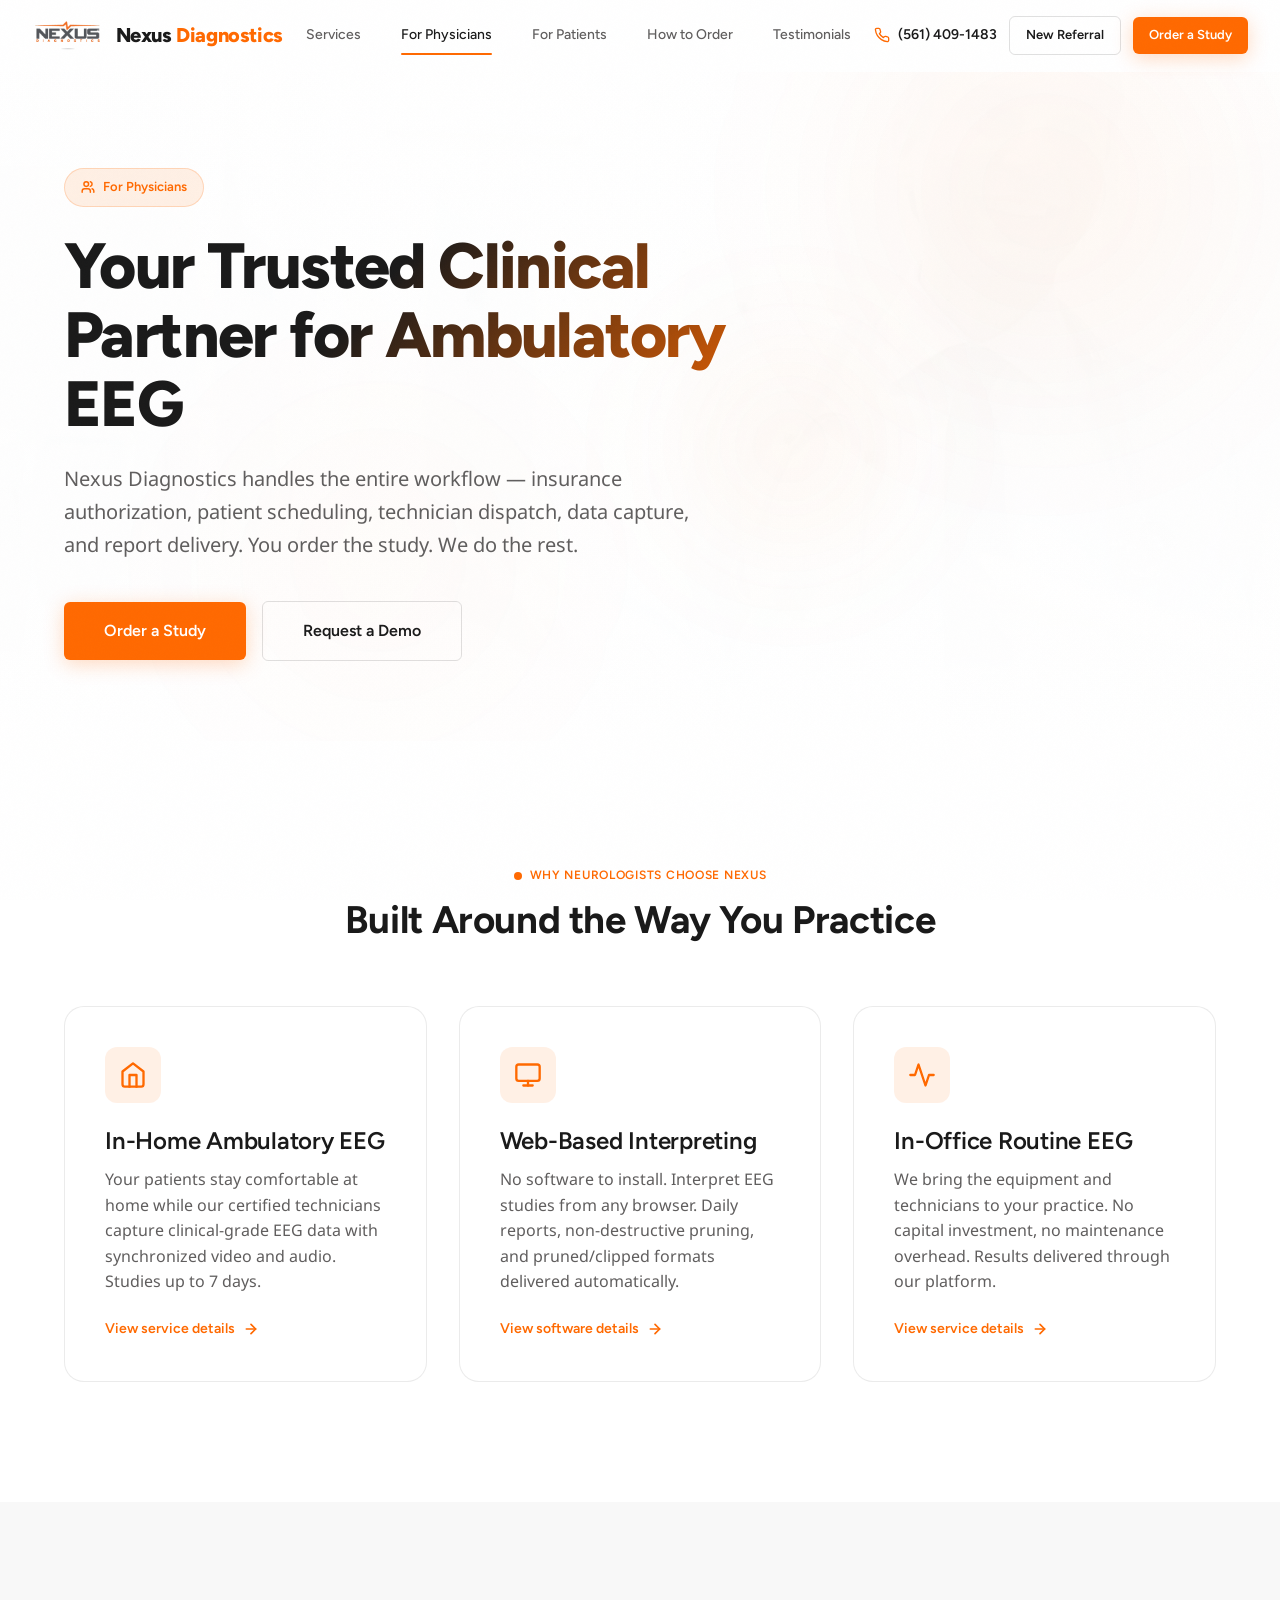
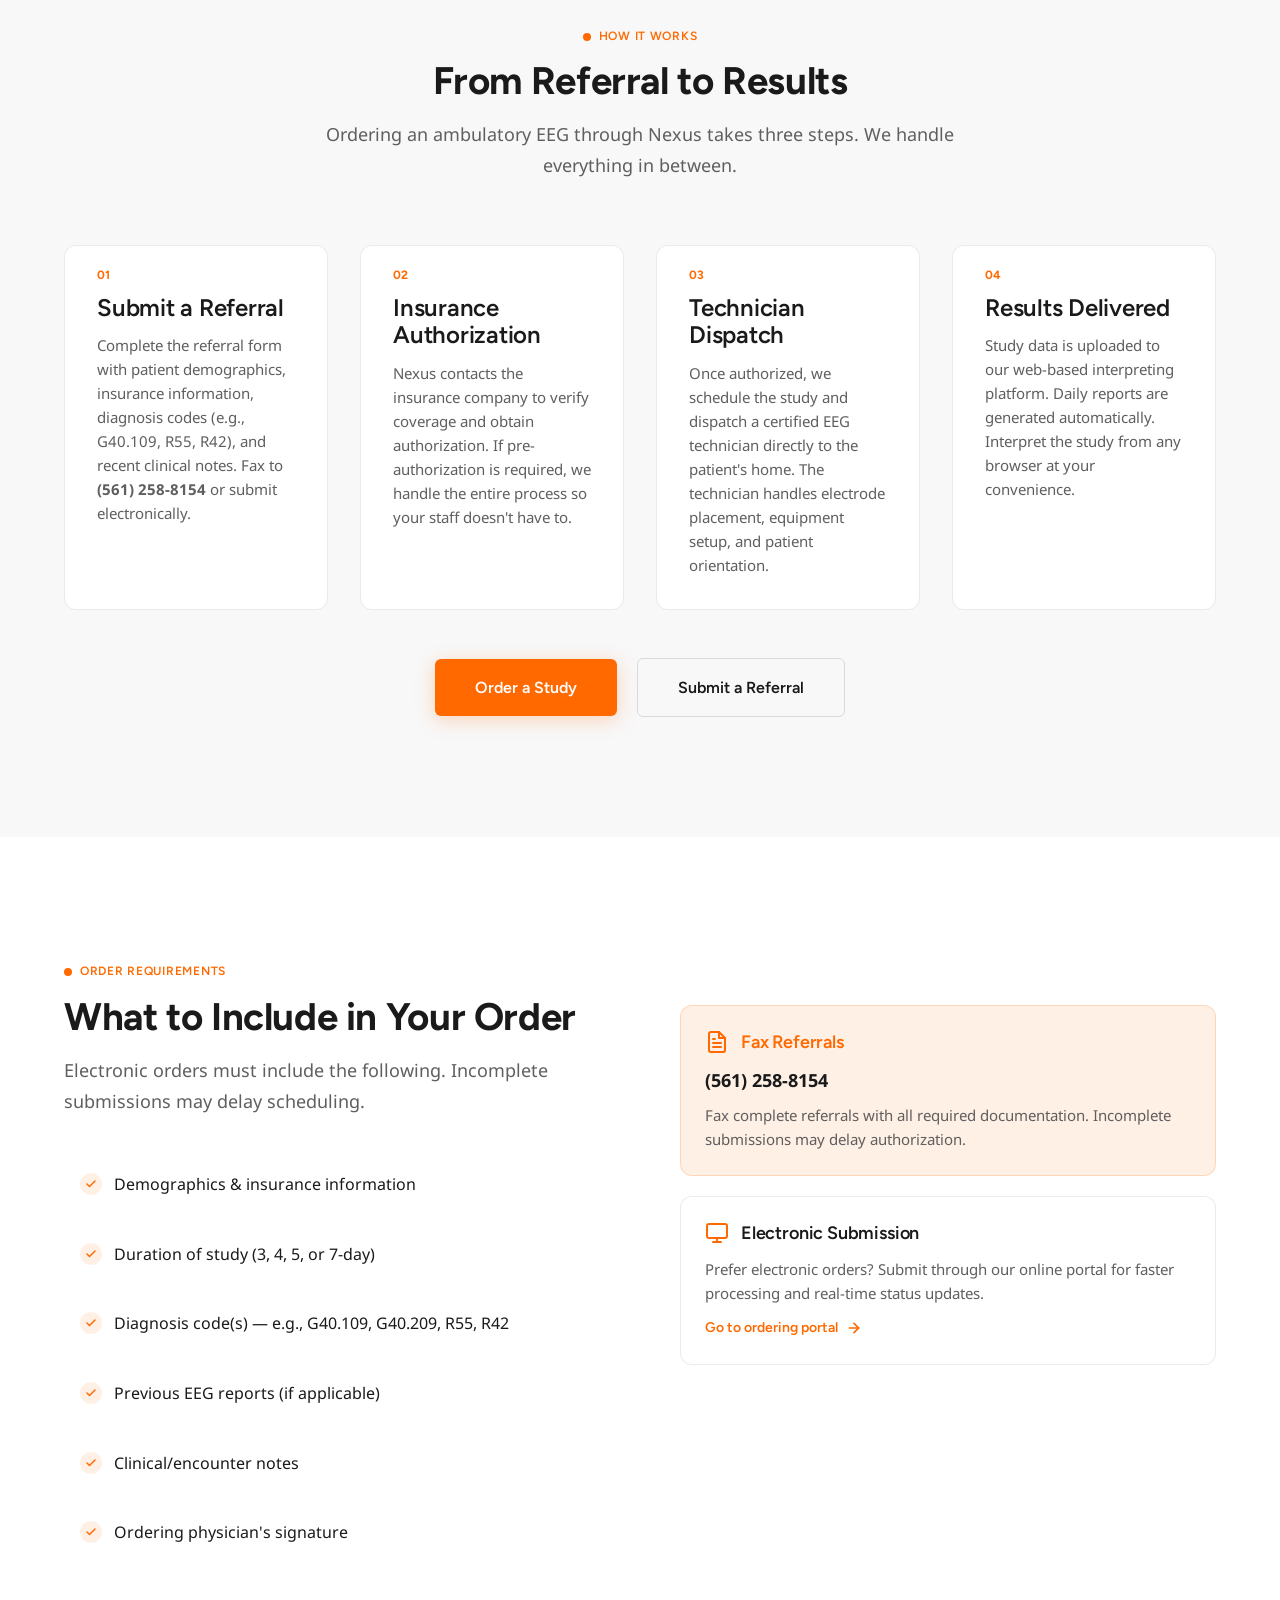
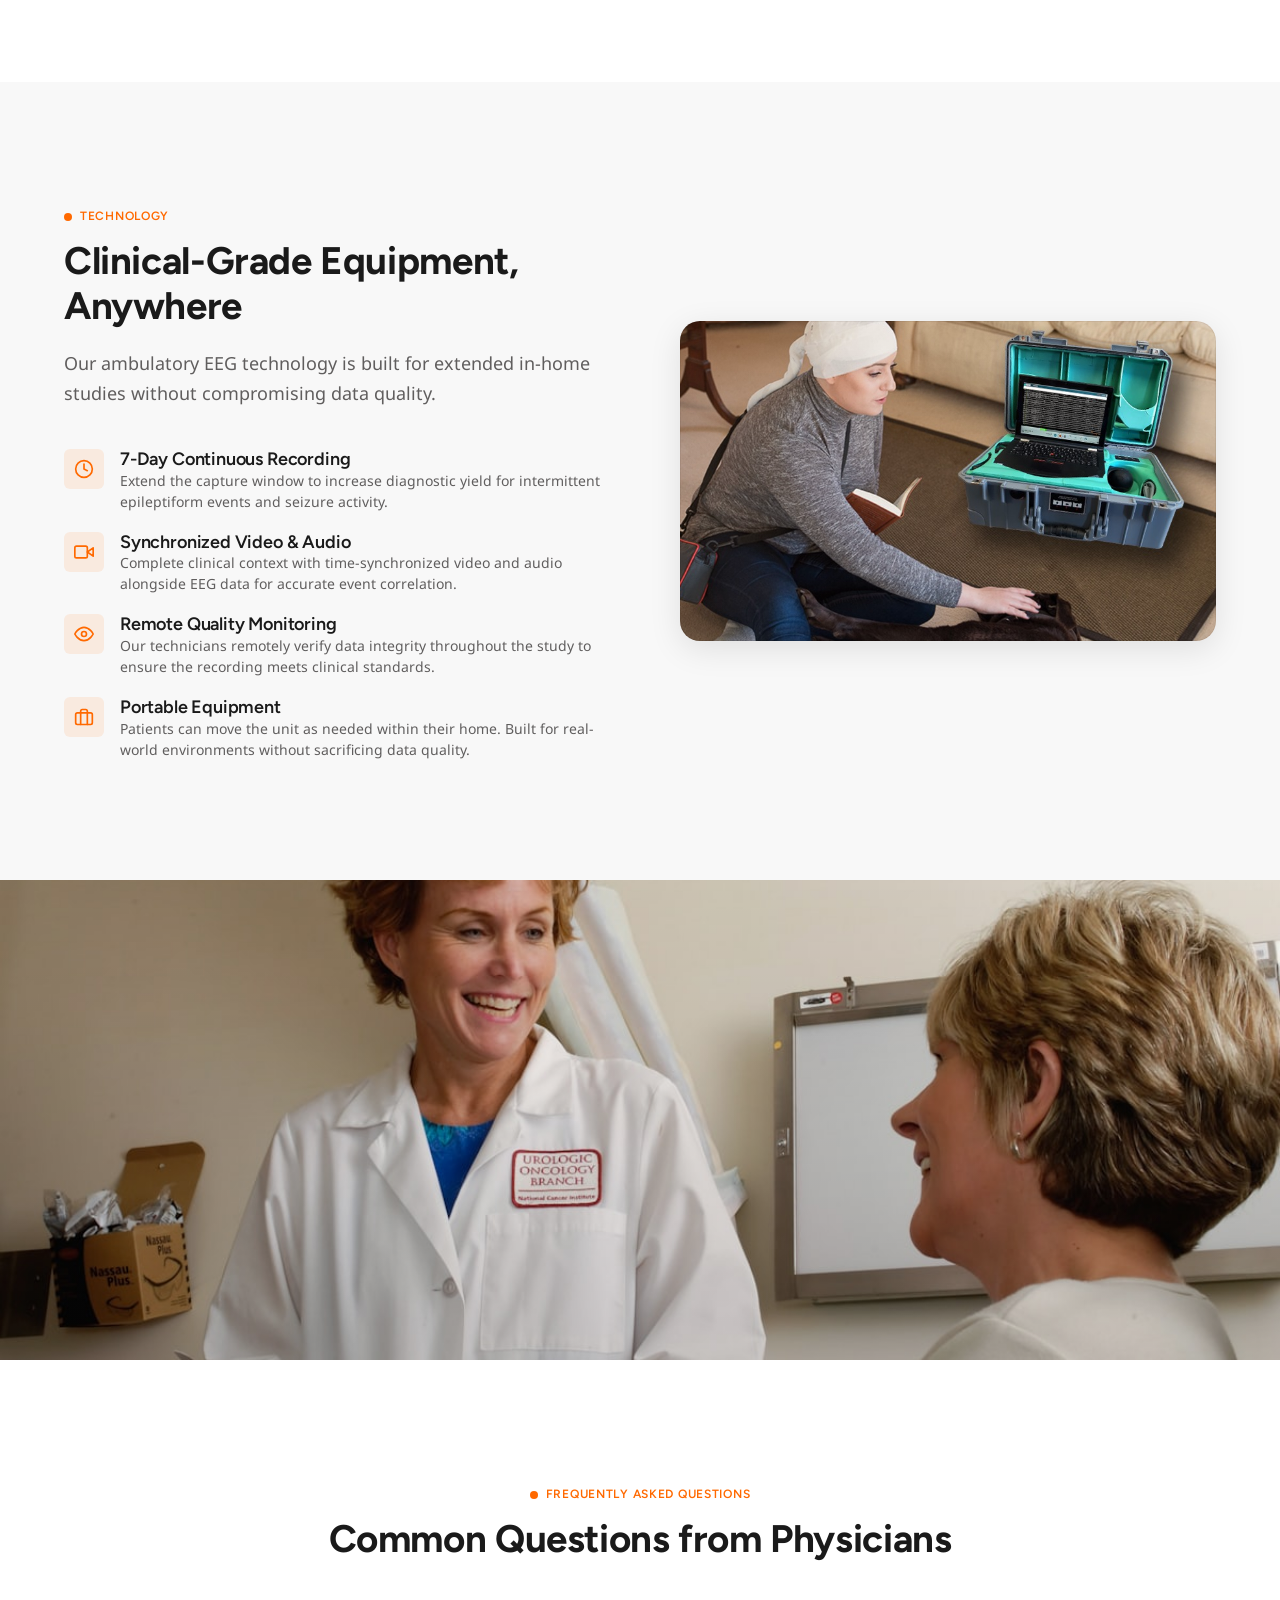
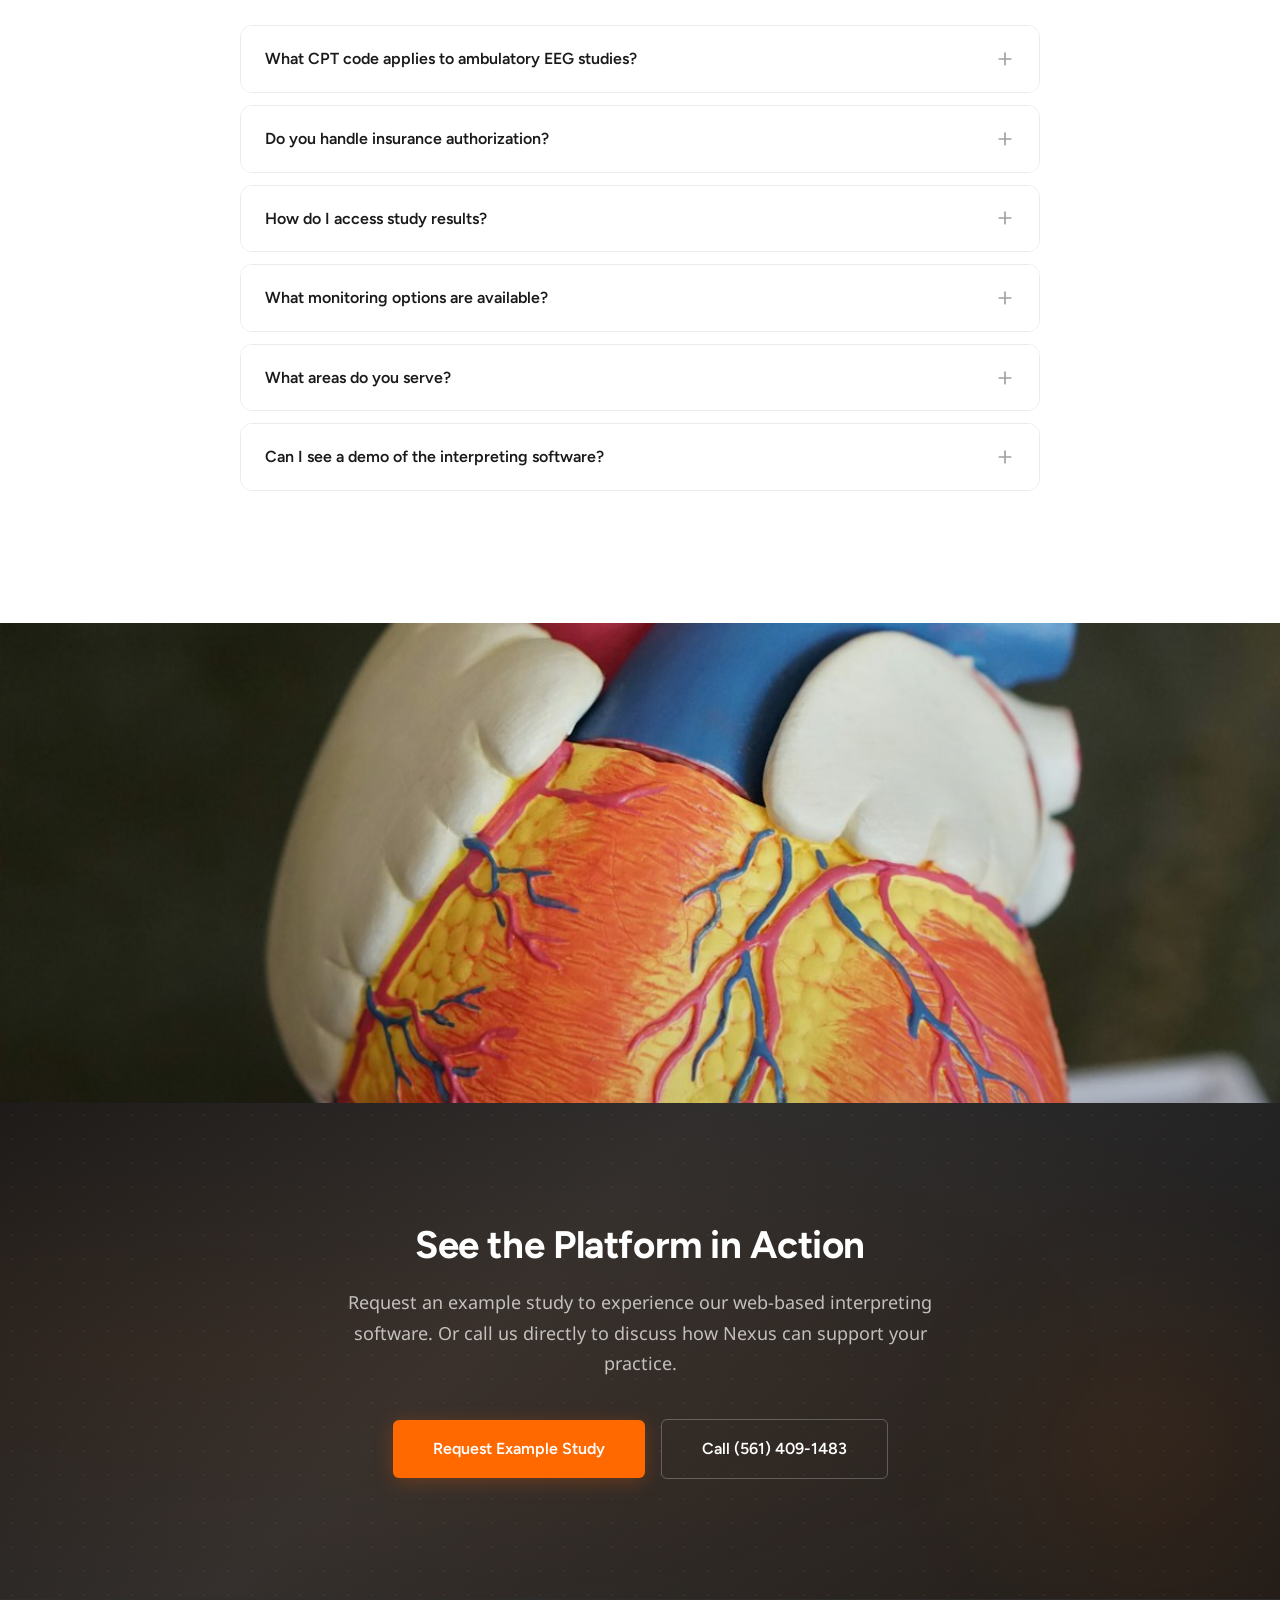
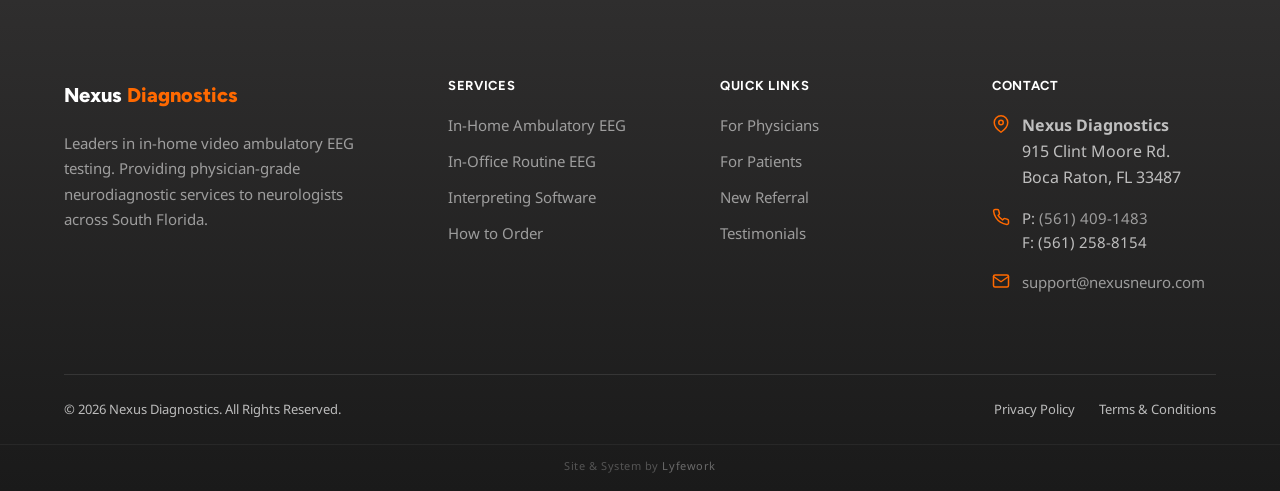
<file: pages/physicians.html>
<!doctype html>
<html lang="en">
  <head>
    <meta charset="UTF-8" />
    <meta name="viewport" content="width=device-width, initial-scale=1.0" />
    <title>
      For Physicians — Ambulatory EEG Services | Nexus Diagnostics | Boca Raton,
      FL
    </title>
    <meta
      name="description"
      content="Order in-home ambulatory EEG studies for your patients. Nexus Diagnostics handles authorization, scheduling, technician dispatch, and report delivery. Serving South Florida neurologists."
    />
    <link rel="canonical" href="https://www.nexusneuro.com/physicians" />

    <!-- Open Graph -->
    <meta
      property="og:title"
      content="For Physicians — Ambulatory EEG Services | Nexus Diagnostics"
    />
    <meta
      property="og:description"
      content="Order in-home ambulatory EEG studies for your patients. Nexus Diagnostics handles authorization, scheduling, technician dispatch, and report delivery."
    />
    <meta property="og:url" content="https://www.nexusneuro.com/physicians" />
    <meta property="og:type" content="website" />
    <meta property="og:site_name" content="Nexus Diagnostics" />

    <!-- Twitter -->
    <meta name="twitter:card" content="summary_large_image" />
    <meta
      name="twitter:title"
      content="For Physicians — Ambulatory EEG Services | Nexus Diagnostics"
    />
    <meta
      name="twitter:description"
      content="Order in-home ambulatory EEG studies for your patients. Nexus Diagnostics handles authorization, scheduling, technician dispatch, and report delivery."
    />

    <!-- Fonts -->
    <link rel="preconnect" href="https://fonts.googleapis.com" />
    <link rel="preconnect" href="https://fonts.gstatic.com" crossorigin />
    <link
      href="https://fonts.googleapis.com/css2?family=Figtree:wght@400;500;600;700;800&family=Noto+Sans:wght@400;500;600;700&display=swap"
      rel="stylesheet"
    />

    <!-- Favicon -->
    <link rel="icon" href="data:image/svg+xml,<svg xmlns='http://www.w3.org/2000/svg' viewBox='0 0 100 100'><rect rx='20' width='100' height='100' fill='%23FF6900'/><text x='50' y='72' font-size='60' font-family='system-ui' font-weight='800' fill='white' text-anchor='middle'>N</text></svg>" type="image/svg+xml" />

    <!-- Styles -->
    <link rel="stylesheet" href="../css/main.css" />
  </head>
  <body class="noise">
    <!-- Skip to Content -->
    <a href="#main-content" class="skip-to-content">Skip to content</a>
    <!-- Scroll Progress -->
    <div class="scroll-progress" aria-hidden="true"></div>

    <!-- Header -->
    <header class="site-header" role="banner">
      <div class="header-inner">
        <a
          href="../index.html"
          class="header-logo"
          aria-label="Nexus Diagnostics Home"
        >
          <img
            src="../assets/images/nexus-logo.png"
            alt="Nexus Diagnostics"
            width="160"
            height="64"
          />
          <div class="header-logo-text">Nexus <span>Diagnostics</span></div>
        </a>

        <nav class="header-nav" aria-label="Main navigation">
          <a href="services.html">Services</a>
          <a href="physicians.html" class="active">For Physicians</a>
          <a href="patients.html">For Patients</a>
          <a href="ordering.html">How to Order</a>
          <a href="testimonials.html">Testimonials</a>
        </nav>

        <div class="header-ctas">
          <a
            href="tel:5614091483"
            class="header-phone"
            aria-label="Call Nexus Diagnostics"
          >
            <svg
              xmlns="http://www.w3.org/2000/svg"
              width="16"
              height="16"
              viewBox="0 0 24 24"
              fill="none"
              stroke="currentColor"
              stroke-width="2"
              stroke-linecap="round"
              stroke-linejoin="round"
            >
              <path
                d="M22 16.92v3a2 2 0 0 1-2.18 2 19.79 19.79 0 0 1-8.63-3.07 19.5 19.5 0 0 1-6-6 19.79 19.79 0 0 1-3.07-8.67A2 2 0 0 1 4.11 2h3a2 2 0 0 1 2 1.72 12.84 12.84 0 0 0 .7 2.81 2 2 0 0 1-.45 2.11L8.09 9.91a16 16 0 0 0 6 6l1.27-1.27a2 2 0 0 1 2.11-.45 12.84 12.84 0 0 0 2.81.7A2 2 0 0 1 22 16.92z"
              />
            </svg>
            (561) 409-1483
          </a>
          <a href="referral.html" class="btn btn-outline btn-sm"
            >New Referral</a
          >
          <a href="ordering.html" class="btn btn-primary btn-sm btn-shine"
            >Order a Study</a
          >
        </div>

        <button
          class="menu-toggle"
          aria-label="Open menu"
          aria-expanded="false"
        >
          <span></span><span></span><span></span>
        </button>
      </div>
    </header>

    <!-- Mobile Navigation -->
    <nav class="mobile-nav" aria-label="Mobile navigation">
      <a href="../index.html">Home</a>
      <a href="services.html">Services</a>
      <a href="physicians.html">For Physicians</a>
      <a href="patients.html">For Patients</a>
      <a href="ordering.html">How to Order</a>
      <a href="testimonials.html">Testimonials</a>
      <a href="referral.html">New Referral</a>
      <a href="tel:5614091483" class="btn btn-outline">(561) 409-1483</a>
      <a href="ordering.html" class="btn btn-primary btn-shine"
        >Order a Study</a
      >
    </nav>

    <main id="main-content">
    <!-- Hero Section -->
    <section class="hero hero-sub bg-dots-light hero-with-image">
      <div class="hero-bg-image" aria-hidden="true">
        <img
          src="../assets/images/physician-consult.jpg"
          alt=""
          width="1200"
          height="800"
          loading="eager"
        />
      </div>
        <!-- Animated Gradient Mesh -->
        <div class="hero-mesh" aria-hidden="true">
          <div class="hero-mesh-orb"></div>
        </div>
      <div class="container">
        <div class="hero-content" style="max-width: 720px">
          <div class="hero-badge hero-badge-float reveal">
            <svg
              xmlns="http://www.w3.org/2000/svg"
              width="14"
              height="14"
              viewBox="0 0 24 24"
              fill="none"
              stroke="currentColor"
              stroke-width="2.5"
              stroke-linecap="round"
              stroke-linejoin="round"
            >
              <path d="M16 21v-2a4 4 0 0 0-4-4H6a4 4 0 0 0-4 4v2" />
              <circle cx="9" cy="7" r="4" />
              <path d="M22 21v-2a4 4 0 0 0-3-3.87" />
              <path d="M16 3.13a4 4 0 0 1 0 7.75" />
            </svg>
            For Physicians
          </div>
          <h1 class="h-display hero-title blur-reveal gradient-text">
            Your Trusted Clinical Partner for Ambulatory EEG
          </h1>
          <p class="hero-subtitle reveal">
            Nexus Diagnostics handles the entire workflow &mdash; insurance
            authorization, patient scheduling, technician dispatch, data
            capture, and report delivery. You order the study. We do the rest.
          </p>
          <div class="hero-actions reveal">
            <a
              href="ordering.html"
              class="btn btn-primary btn-lg btn-shine btn-magnetic btn-pulse"
              >Order a Study</a
            >
            <a href="#demo" class="btn btn-outline btn-lg">Request a Demo</a>
          </div>
        </div>
      </div>
    </section>

    <!-- Why Neurologists Choose Nexus -->
    <section class="section" id="why-nexus">
      <div class="container">
        <div
          class="text-center reveal"
          style="max-width: 640px; margin: 0 auto var(--space-11)"
        >
          <span class="label">Why Neurologists Choose Nexus</span>
          <h2 class="h2" style="margin-top: var(--space-3)">
            Built Around the Way You Practice
          </h2>
        </div>

        <div class="grid grid-3 stagger">
          <!-- Card 1: In-Home EEG -->
          <div class="service-card card-glare reveal">
            <div class="service-card-icon">
              <svg
                xmlns="http://www.w3.org/2000/svg"
                width="28"
                height="28"
                viewBox="0 0 24 24"
                fill="none"
                stroke="currentColor"
                stroke-width="2"
                stroke-linecap="round"
                stroke-linejoin="round"
              >
                <path d="m3 9 9-7 9 7v11a2 2 0 0 1-2 2H5a2 2 0 0 1-2-2z" />
                <polyline points="9 22 9 12 15 12 15 22" />
              </svg>
            </div>
            <h3 class="h4">In-Home Ambulatory EEG</h3>
            <p>
              Your patients stay comfortable at home while our certified
              technicians capture clinical-grade EEG data with synchronized
              video and audio. Studies up to 7 days.
            </p>
            <a href="services.html" class="service-card-link">
              View service details
              <svg
                xmlns="http://www.w3.org/2000/svg"
                width="16"
                height="16"
                viewBox="0 0 24 24"
                fill="none"
                stroke="currentColor"
                stroke-width="2.5"
                stroke-linecap="round"
                stroke-linejoin="round"
              >
                <line x1="5" y1="12" x2="19" y2="12" />
                <polyline points="12 5 19 12 12 19" />
              </svg>
            </a>
          </div>

          <!-- Card 2: Web-Based Interpreting -->
          <div class="service-card card-glare reveal">
            <div class="service-card-icon">
              <svg
                xmlns="http://www.w3.org/2000/svg"
                width="28"
                height="28"
                viewBox="0 0 24 24"
                fill="none"
                stroke="currentColor"
                stroke-width="2"
                stroke-linecap="round"
                stroke-linejoin="round"
              >
                <rect x="2" y="3" width="20" height="14" rx="2" ry="2" />
                <line x1="8" y1="21" x2="16" y2="21" />
                <line x1="12" y1="17" x2="12" y2="21" />
              </svg>
            </div>
            <h3 class="h4">Web-Based Interpreting</h3>
            <p>
              No software to install. Interpret EEG studies from any browser.
              Daily reports, non-destructive pruning, and pruned/clipped formats
              delivered automatically.
            </p>
            <a href="services.html" class="service-card-link">
              View software details
              <svg
                xmlns="http://www.w3.org/2000/svg"
                width="16"
                height="16"
                viewBox="0 0 24 24"
                fill="none"
                stroke="currentColor"
                stroke-width="2.5"
                stroke-linecap="round"
                stroke-linejoin="round"
              >
                <line x1="5" y1="12" x2="19" y2="12" />
                <polyline points="12 5 19 12 12 19" />
              </svg>
            </a>
          </div>

          <!-- Card 3: In-Office Routine EEG -->
          <div class="service-card card-glare reveal">
            <div class="service-card-icon">
              <svg
                xmlns="http://www.w3.org/2000/svg"
                width="28"
                height="28"
                viewBox="0 0 24 24"
                fill="none"
                stroke="currentColor"
                stroke-width="2"
                stroke-linecap="round"
                stroke-linejoin="round"
              >
                <path d="M22 12h-4l-3 9L9 3l-3 9H2" />
              </svg>
            </div>
            <h3 class="h4">In-Office Routine EEG</h3>
            <p>
              We bring the equipment and technicians to your practice. No
              capital investment, no maintenance overhead. Results delivered
              through our platform.
            </p>
            <a href="services.html" class="service-card-link">
              View service details
              <svg
                xmlns="http://www.w3.org/2000/svg"
                width="16"
                height="16"
                viewBox="0 0 24 24"
                fill="none"
                stroke="currentColor"
                stroke-width="2.5"
                stroke-linecap="round"
                stroke-linejoin="round"
              >
                <line x1="5" y1="12" x2="19" y2="12" />
                <polyline points="12 5 19 12 12 19" />
              </svg>
            </a>
          </div>
        </div>
      </div>
    </section>

    <!-- How to Order -->
    <section class="section section-alt" id="how-it-works">
      <div class="container">
        <div
          class="text-center reveal"
          style="max-width: 640px; margin: 0 auto var(--space-11)"
        >
          <span class="label">How It Works</span>
          <h2 class="h2" style="margin-top: var(--space-3)">
            From Referral to Results
          </h2>
          <p class="body-lg text-muted" style="margin-top: var(--space-4)">
            Ordering an ambulatory EEG through Nexus takes three steps. We
            handle everything in between.
          </p>
        </div>

        <div class="process-steps stagger">
          <div class="process-step reveal">
            <h4 class="h4">Submit a Referral</h4>
            <p>
              Complete the referral form with patient demographics, insurance
              information, diagnosis codes (e.g., G40.109, R55, R42), and recent
              clinical notes. Fax to <strong>(561) 258-8154</strong> or submit
              electronically.
            </p>
          </div>

          <div class="process-step reveal">
            <h4 class="h4">Insurance Authorization</h4>
            <p>
              Nexus contacts the insurance company to verify coverage and obtain
              authorization. If pre-authorization is required, we handle the
              entire process so your staff doesn't have to.
            </p>
          </div>

          <div class="process-step reveal">
            <h4 class="h4">Technician Dispatch</h4>
            <p>
              Once authorized, we schedule the study and dispatch a certified
              EEG technician directly to the patient's home. The technician
              handles electrode placement, equipment setup, and patient
              orientation.
            </p>
          </div>

          <div class="process-step reveal">
            <h4 class="h4">Results Delivered</h4>
            <p>
              Study data is uploaded to our web-based interpreting platform.
              Daily reports are generated automatically. Interpret the study
              from any browser at your convenience.
            </p>
          </div>
        </div>

        <div class="text-center reveal" style="margin-top: var(--space-9)">
          <a
            href="ordering.html"
            class="btn btn-primary btn-lg btn-shine btn-magnetic"
            >Order a Study</a
          >
          <a
            href="referral.html"
            class="btn btn-outline btn-lg"
            style="margin-left: var(--space-4)"
            >Submit a Referral</a
          >
        </div>
      </div>
    </section>

    <!-- Order Requirements -->
    <section class="section" id="order-requirements">
      <div class="container">
        <div class="grid-split-top">
          <div class="reveal">
            <span class="label">Order Requirements</span>
            <h2 class="h2" style="margin-top: var(--space-3)">
              What to Include in Your Order
            </h2>
            <p
              class="body-lg text-muted"
              style="margin-top: var(--space-4); margin-bottom: var(--space-8)"
            >
              Electronic orders must include the following. Incomplete
              submissions may delay scheduling.
            </p>

            <div class="checklist">
              <div class="checklist-item reveal">
                <div class="checklist-icon">
                  <svg
                    xmlns="http://www.w3.org/2000/svg"
                    width="12"
                    height="12"
                    viewBox="0 0 24 24"
                    fill="none"
                    stroke="currentColor"
                    stroke-width="3"
                    stroke-linecap="round"
                    stroke-linejoin="round"
                  >
                    <polyline points="20 6 9 17 4 12" />
                  </svg>
                </div>
                <span>Demographics &amp; insurance information</span>
              </div>
              <div class="checklist-item reveal">
                <div class="checklist-icon">
                  <svg
                    xmlns="http://www.w3.org/2000/svg"
                    width="12"
                    height="12"
                    viewBox="0 0 24 24"
                    fill="none"
                    stroke="currentColor"
                    stroke-width="3"
                    stroke-linecap="round"
                    stroke-linejoin="round"
                  >
                    <polyline points="20 6 9 17 4 12" />
                  </svg>
                </div>
                <span>Duration of study (3, 4, 5, or 7-day)</span>
              </div>
              <div class="checklist-item reveal">
                <div class="checklist-icon">
                  <svg
                    xmlns="http://www.w3.org/2000/svg"
                    width="12"
                    height="12"
                    viewBox="0 0 24 24"
                    fill="none"
                    stroke="currentColor"
                    stroke-width="3"
                    stroke-linecap="round"
                    stroke-linejoin="round"
                  >
                    <polyline points="20 6 9 17 4 12" />
                  </svg>
                </div>
                <span
                  >Diagnosis code(s) &mdash; e.g., G40.109, G40.209, R55,
                  R42</span
                >
              </div>
              <div class="checklist-item reveal">
                <div class="checklist-icon">
                  <svg
                    xmlns="http://www.w3.org/2000/svg"
                    width="12"
                    height="12"
                    viewBox="0 0 24 24"
                    fill="none"
                    stroke="currentColor"
                    stroke-width="3"
                    stroke-linecap="round"
                    stroke-linejoin="round"
                  >
                    <polyline points="20 6 9 17 4 12" />
                  </svg>
                </div>
                <span>Previous EEG reports (if applicable)</span>
              </div>
              <div class="checklist-item reveal">
                <div class="checklist-icon">
                  <svg
                    xmlns="http://www.w3.org/2000/svg"
                    width="12"
                    height="12"
                    viewBox="0 0 24 24"
                    fill="none"
                    stroke="currentColor"
                    stroke-width="3"
                    stroke-linecap="round"
                    stroke-linejoin="round"
                  >
                    <polyline points="20 6 9 17 4 12" />
                  </svg>
                </div>
                <span>Clinical/encounter notes</span>
              </div>
              <div class="checklist-item reveal">
                <div class="checklist-icon">
                  <svg
                    xmlns="http://www.w3.org/2000/svg"
                    width="12"
                    height="12"
                    viewBox="0 0 24 24"
                    fill="none"
                    stroke="currentColor"
                    stroke-width="3"
                    stroke-linecap="round"
                    stroke-linejoin="round"
                  >
                    <polyline points="20 6 9 17 4 12" />
                  </svg>
                </div>
                <span>Ordering physician's signature</span>
              </div>
            </div>
          </div>

          <div class="reveal-right" style="padding-top: var(--space-9)">
            <div
              class="spec-item"
              style="
                border-color: var(--color-primary-20);
                background: var(--color-primary-10);
              "
            >
              <div
                style="
                  display: flex;
                  align-items: center;
                  gap: var(--space-3);
                  margin-bottom: var(--space-3);
                "
              >
                <svg
                  xmlns="http://www.w3.org/2000/svg"
                  width="24"
                  height="24"
                  viewBox="0 0 24 24"
                  fill="none"
                  stroke="var(--color-primary)"
                  stroke-width="2"
                  stroke-linecap="round"
                  stroke-linejoin="round"
                >
                  <path
                    d="M14 2H6a2 2 0 0 0-2 2v16a2 2 0 0 0 2 2h12a2 2 0 0 0 2-2V8z"
                  />
                  <polyline points="14 2 14 8 20 8" />
                  <line x1="16" y1="13" x2="8" y2="13" />
                  <line x1="16" y1="17" x2="8" y2="17" />
                  <polyline points="10 9 9 9 8 9" />
                </svg>
                <h4 class="h5" style="color: var(--color-primary); margin: 0">
                  Fax Referrals
                </h4>
              </div>
              <p
                style="
                  font-size: 1.125rem;
                  font-weight: 700;
                  color: var(--color-text);
                  margin-bottom: var(--space-2);
                "
              >
                <a href="tel:5612588154" style="color: var(--color-text)"
                  >(561) 258-8154</a
                >
              </p>
              <p
                style="color: var(--color-text-secondary); font-size: 0.9375rem"
              >
                Fax complete referrals with all required documentation.
                Incomplete submissions may delay authorization.
              </p>
            </div>

            <div class="spec-item" style="margin-top: var(--space-5)">
              <div
                style="
                  display: flex;
                  align-items: center;
                  gap: var(--space-3);
                  margin-bottom: var(--space-3);
                "
              >
                <svg
                  xmlns="http://www.w3.org/2000/svg"
                  width="24"
                  height="24"
                  viewBox="0 0 24 24"
                  fill="none"
                  stroke="var(--color-primary)"
                  stroke-width="2"
                  stroke-linecap="round"
                  stroke-linejoin="round"
                >
                  <rect x="2" y="3" width="20" height="14" rx="2" ry="2" />
                  <line x1="8" y1="21" x2="16" y2="21" />
                  <line x1="12" y1="17" x2="12" y2="21" />
                </svg>
                <h4 class="h5" style="margin: 0">Electronic Submission</h4>
              </div>
              <p
                style="color: var(--color-text-secondary); font-size: 0.9375rem"
              >
                Prefer electronic orders? Submit through our online portal for
                faster processing and real-time status updates.
              </p>
              <a
                href="ordering.html"
                class="service-card-link"
                style="margin-top: var(--space-3); display: inline-flex"
              >
                Go to ordering portal
                <svg
                  xmlns="http://www.w3.org/2000/svg"
                  width="16"
                  height="16"
                  viewBox="0 0 24 24"
                  fill="none"
                  stroke="currentColor"
                  stroke-width="2.5"
                  stroke-linecap="round"
                  stroke-linejoin="round"
                >
                  <line x1="5" y1="12" x2="19" y2="12" />
                  <polyline points="12 5 19 12 12 19" />
                </svg>
              </a>
            </div>
          </div>
        </div>
      </div>
    </section>

    <!-- Technology & Equipment -->
    <section class="section section-alt">
      <div class="container">
        <div class="grid-split">
          <div>
            <span class="label reveal">Technology</span>
            <h2 class="h2 reveal" style="margin-top: var(--space-3)">
              Clinical-Grade Equipment, Anywhere
            </h2>
            <p
              class="body-lg text-muted reveal"
              style="margin-top: var(--space-5); margin-bottom: var(--space-8)"
            >
              Our ambulatory EEG technology is built for extended in-home
              studies without compromising data quality.
            </p>

            <div class="feature-list">
              <div class="feature-item reveal">
                <div class="feature-icon">
                  <svg
                    xmlns="http://www.w3.org/2000/svg"
                    width="20"
                    height="20"
                    viewBox="0 0 24 24"
                    fill="none"
                    stroke="currentColor"
                    stroke-width="2"
                    stroke-linecap="round"
                    stroke-linejoin="round"
                  >
                    <circle cx="12" cy="12" r="10" />
                    <polyline points="12 6 12 12 16 14" />
                  </svg>
                </div>
                <div>
                  <h4 class="h5">7-Day Continuous Recording</h4>
                  <p class="text-muted body-sm">
                    Extend the capture window to increase diagnostic yield for
                    intermittent epileptiform events and seizure activity.
                  </p>
                </div>
              </div>
              <div class="feature-item reveal">
                <div class="feature-icon">
                  <svg
                    xmlns="http://www.w3.org/2000/svg"
                    width="20"
                    height="20"
                    viewBox="0 0 24 24"
                    fill="none"
                    stroke="currentColor"
                    stroke-width="2"
                    stroke-linecap="round"
                    stroke-linejoin="round"
                  >
                    <polygon points="23 7 16 12 23 17 23 7" />
                    <rect x="1" y="5" width="15" height="14" rx="2" ry="2" />
                  </svg>
                </div>
                <div>
                  <h4 class="h5">Synchronized Video &amp; Audio</h4>
                  <p class="text-muted body-sm">
                    Complete clinical context with time-synchronized video and
                    audio alongside EEG data for accurate event correlation.
                  </p>
                </div>
              </div>
              <div class="feature-item reveal">
                <div class="feature-icon">
                  <svg
                    xmlns="http://www.w3.org/2000/svg"
                    width="20"
                    height="20"
                    viewBox="0 0 24 24"
                    fill="none"
                    stroke="currentColor"
                    stroke-width="2"
                    stroke-linecap="round"
                    stroke-linejoin="round"
                  >
                    <path d="M1 12s4-8 11-8 11 8 11 8-4 8-11 8-11-8-11-8z" />
                    <circle cx="12" cy="12" r="3" />
                  </svg>
                </div>
                <div>
                  <h4 class="h5">Remote Quality Monitoring</h4>
                  <p class="text-muted body-sm">
                    Our technicians remotely verify data integrity throughout
                    the study to ensure the recording meets clinical standards.
                  </p>
                </div>
              </div>
              <div class="feature-item reveal">
                <div class="feature-icon">
                  <svg
                    xmlns="http://www.w3.org/2000/svg"
                    width="20"
                    height="20"
                    viewBox="0 0 24 24"
                    fill="none"
                    stroke="currentColor"
                    stroke-width="2"
                    stroke-linecap="round"
                    stroke-linejoin="round"
                  >
                    <rect x="2" y="7" width="20" height="14" rx="2" ry="2" />
                    <path d="M16 21V5a2 2 0 0 0-2-2h-4a2 2 0 0 0-2 2v16" />
                  </svg>
                </div>
                <div>
                  <h4 class="h5">Portable Equipment</h4>
                  <p class="text-muted body-sm">
                    Patients can move the unit as needed within their home.
                    Built for real-world environments without sacrificing data
                    quality.
                  </p>
                </div>
              </div>
            </div>
          </div>

          <div class="section-image reveal">
            <img
              src="../assets/images/eeg-equipment.jpg"
              alt="Portable ambulatory EEG equipment with video and audio capture"
              width="800"
              height="500"
              loading="lazy"
            />
            <div class="section-image-overlay"></div>
          </div>
        </div>
      </div>
    </section>

    <!-- Full-Bleed Image Banner -->
    <div class="image-banner reveal">
      <img src="../assets/images/patient-comfort.jpg" alt="Patient comfortable at home during in-home EEG study" width="1200" height="480" loading="lazy" />
      <div class="image-banner-overlay"></div>
    </div>

    <!-- FAQ Section -->
    <section class="section" id="faq">
      <div class="container">
        <div
          class="text-center reveal"
          style="max-width: 640px; margin: 0 auto var(--space-11)"
        >
          <span class="label">Frequently Asked Questions</span>
          <h2 class="h2" style="margin-top: var(--space-3)">
            Common Questions from Physicians
          </h2>
        </div>

        <div style="max-width: 800px; margin: 0 auto">
          <!-- Q1 -->
          <div class="accordion-item reveal">
            <button class="accordion-trigger" aria-expanded="false">
              <span>What CPT code applies to ambulatory EEG studies?</span>
              <svg
                class="accordion-icon"
                xmlns="http://www.w3.org/2000/svg"
                width="20"
                height="20"
                viewBox="0 0 24 24"
                fill="none"
                stroke="currentColor"
                stroke-width="2"
                stroke-linecap="round"
                stroke-linejoin="round"
              >
                <line x1="12" y1="5" x2="12" y2="19" />
                <line x1="5" y1="12" x2="19" y2="12" />
              </svg>
            </button>
            <div class="accordion-body">
              <div class="accordion-content">
                Prolonged video EEG studies ordered through Nexus use CPT code
                95715. Study durations of 3, 4, 5, or 7 days are available.
              </div>
            </div>
          </div>

          <!-- Q2 -->
          <div class="accordion-item reveal">
            <button class="accordion-trigger" aria-expanded="false">
              <span>Do you handle insurance authorization?</span>
              <svg
                class="accordion-icon"
                xmlns="http://www.w3.org/2000/svg"
                width="20"
                height="20"
                viewBox="0 0 24 24"
                fill="none"
                stroke="currentColor"
                stroke-width="2"
                stroke-linecap="round"
                stroke-linejoin="round"
              >
                <line x1="12" y1="5" x2="12" y2="19" />
                <line x1="5" y1="12" x2="19" y2="12" />
              </svg>
            </button>
            <div class="accordion-body">
              <div class="accordion-content">
                Yes. Once we receive your referral, Nexus contacts the insurance
                company to verify coverage and obtain any required
                pre-authorization. If authorization is required, it may take
                7&ndash;14 business days.
              </div>
            </div>
          </div>

          <!-- Q3 -->
          <div class="accordion-item reveal">
            <button class="accordion-trigger" aria-expanded="false">
              <span>How do I access study results?</span>
              <svg
                class="accordion-icon"
                xmlns="http://www.w3.org/2000/svg"
                width="20"
                height="20"
                viewBox="0 0 24 24"
                fill="none"
                stroke="currentColor"
                stroke-width="2"
                stroke-linecap="round"
                stroke-linejoin="round"
              >
                <line x1="12" y1="5" x2="12" y2="19" />
                <line x1="5" y1="12" x2="19" y2="12" />
              </svg>
            </button>
            <div class="accordion-body">
              <div class="accordion-content">
                Results are delivered through our web-based interpreting
                platform. No software installation is required &mdash; simply
                log in from any browser. We also provide daily reports and
                pruned/clipped report formats.
              </div>
            </div>
          </div>

          <!-- Q4 -->
          <div class="accordion-item reveal">
            <button class="accordion-trigger" aria-expanded="false">
              <span>What monitoring options are available?</span>
              <svg
                class="accordion-icon"
                xmlns="http://www.w3.org/2000/svg"
                width="20"
                height="20"
                viewBox="0 0 24 24"
                fill="none"
                stroke="currentColor"
                stroke-width="2"
                stroke-linecap="round"
                stroke-linejoin="round"
              >
                <line x1="12" y1="5" x2="12" y2="19" />
                <line x1="5" y1="12" x2="19" y2="12" />
              </svg>
            </button>
            <div class="accordion-body">
              <div class="accordion-content">
                We offer both intermittent and continuous monitoring. Our
                technicians remotely monitor EEG data quality throughout the
                study to ensure the recording meets clinical standards.
              </div>
            </div>
          </div>

          <!-- Q5 -->
          <div class="accordion-item reveal">
            <button class="accordion-trigger" aria-expanded="false">
              <span>What areas do you serve?</span>
              <svg
                class="accordion-icon"
                xmlns="http://www.w3.org/2000/svg"
                width="20"
                height="20"
                viewBox="0 0 24 24"
                fill="none"
                stroke="currentColor"
                stroke-width="2"
                stroke-linecap="round"
                stroke-linejoin="round"
              >
                <line x1="12" y1="5" x2="12" y2="19" />
                <line x1="5" y1="12" x2="19" y2="12" />
              </svg>
            </button>
            <div class="accordion-body">
              <div class="accordion-content">
                Nexus Diagnostics is based in Boca Raton, FL and serves
                neurologists across South Florida. Contact us to confirm
                coverage in your area.
              </div>
            </div>
          </div>

          <!-- Q6 -->
          <div class="accordion-item reveal">
            <button class="accordion-trigger" aria-expanded="false">
              <span>Can I see a demo of the interpreting software?</span>
              <svg
                class="accordion-icon"
                xmlns="http://www.w3.org/2000/svg"
                width="20"
                height="20"
                viewBox="0 0 24 24"
                fill="none"
                stroke="currentColor"
                stroke-width="2"
                stroke-linecap="round"
                stroke-linejoin="round"
              >
                <line x1="12" y1="5" x2="12" y2="19" />
                <line x1="5" y1="12" x2="19" y2="12" />
              </svg>
            </button>
            <div class="accordion-body">
              <div class="accordion-content">
                Yes. Contact us to request an example study and see our
                web-based interpreting platform in action.
              </div>
            </div>
          </div>
        </div>
      </div>
    </section>

    <!-- Full-Bleed Image Banner -->
    <div class="image-banner reveal">
      <img src="../assets/images/neurology-scan.jpg" alt="Advanced neurology diagnostic brain scan" width="1200" height="480" loading="lazy" />
      <div class="image-banner-overlay"></div>
    </div>

    <!-- Demo / Contact CTA -->
    <section class="cta-section" id="demo">
      <div class="cta-dots"></div>
      <div class="container" style="position: relative; z-index: 1">
        <div class="text-center" style="max-width: 640px; margin: 0 auto">
          <h2 class="h2 reveal">See the Platform in Action</h2>
          <p
            class="body-lg reveal"
            style="margin-top: var(--space-5); margin-bottom: var(--space-8)"
          >
            Request an example study to experience our web-based interpreting
            software. Or call us directly to discuss how Nexus can support your
            practice.
          </p>
          <div class="hero-actions reveal" style="justify-content: center">
            <a
              href="mailto:support@nexusneuro.com"
              class="btn btn-primary btn-lg btn-shine btn-magnetic"
              >Request Example Study</a
            >
            <a
              href="tel:5614091483"
              class="btn btn-outline btn-lg"
              style="
                border-color: rgba(255, 255, 255, 0.25);
                color: var(--color-white);
              "
              >Call (561) 409-1483</a
            >
          </div>
        </div>
      </div>
    </section>

    </main>

    <!-- Back to Top -->
    <button class="back-to-top" aria-label="Back to top">
      <svg xmlns="http://www.w3.org/2000/svg" width="20" height="20" viewBox="0 0 24 24" fill="none" stroke="currentColor" stroke-width="2.5" stroke-linecap="round" stroke-linejoin="round"><polyline points="18 15 12 9 6 15"/></svg>
    </button>

    <!-- Footer -->
    <footer class="site-footer">
      <div class="container">
        <div class="footer-top">
          <div class="footer-brand reveal">
            <div class="footer-logo">
              <div class="footer-logo-text">Nexus <span>Diagnostics</span></div>
            </div>
            <p>
              Leaders in in-home video ambulatory EEG testing. Providing
              physician-grade neurodiagnostic services to neurologists across
              South Florida.
            </p>
          </div>

          <div class="reveal">
            <h4 class="footer-heading">Services</h4>
            <div class="footer-links">
              <a href="services.html">In-Home Ambulatory EEG</a>
              <a href="services.html">In-Office Routine EEG</a>
              <a href="services.html">Interpreting Software</a>
              <a href="ordering.html">How to Order</a>
            </div>
          </div>

          <div class="reveal">
            <h4 class="footer-heading">Quick Links</h4>
            <div class="footer-links">
              <a href="physicians.html">For Physicians</a>
              <a href="patients.html">For Patients</a>
              <a href="referral.html">New Referral</a>
              <a href="testimonials.html">Testimonials</a>
            </div>
          </div>

          <div class="reveal">
            <h4 class="footer-heading">Contact</h4>
            <div class="footer-contact-item">
              <svg
                xmlns="http://www.w3.org/2000/svg"
                width="18"
                height="18"
                viewBox="0 0 24 24"
                fill="none"
                stroke="currentColor"
                stroke-width="2"
                stroke-linecap="round"
                stroke-linejoin="round"
              >
                <path d="M21 10c0 7-9 13-9 13s-9-6-9-13a9 9 0 0 1 18 0z" />
                <circle cx="12" cy="10" r="3" />
              </svg>
              <address style="font-style: normal">
                <strong>Nexus Diagnostics</strong><br />915 Clint Moore Rd.<br />Boca
                Raton, FL 33487
              </address>
            </div>
            <div class="footer-contact-item">
              <svg
                xmlns="http://www.w3.org/2000/svg"
                width="18"
                height="18"
                viewBox="0 0 24 24"
                fill="none"
                stroke="currentColor"
                stroke-width="2"
                stroke-linecap="round"
                stroke-linejoin="round"
              >
                <path
                  d="M22 16.92v3a2 2 0 0 1-2.18 2 19.79 19.79 0 0 1-8.63-3.07 19.5 19.5 0 0 1-6-6 19.79 19.79 0 0 1-3.07-8.67A2 2 0 0 1 4.11 2h3a2 2 0 0 1 2 1.72 12.84 12.84 0 0 0 .7 2.81 2 2 0 0 1-.45 2.11L8.09 9.91a16 16 0 0 0 6 6l1.27-1.27a2 2 0 0 1 2.11-.45 12.84 12.84 0 0 0 2.81.7A2 2 0 0 1 22 16.92z"
                />
              </svg>
              <span
                >P: <a href="tel:5614091483">(561) 409-1483</a><br />F: (561)
                258-8154</span
              >
            </div>
            <div class="footer-contact-item">
              <svg
                xmlns="http://www.w3.org/2000/svg"
                width="18"
                height="18"
                viewBox="0 0 24 24"
                fill="none"
                stroke="currentColor"
                stroke-width="2"
                stroke-linecap="round"
                stroke-linejoin="round"
              >
                <path
                  d="M4 4h16c1.1 0 2 .9 2 2v12c0 1.1-.9 2-2 2H4c-1.1 0-2-.9-2-2V6c0-1.1.9-2 2-2z"
                />
                <polyline points="22,6 12,13 2,6" />
              </svg>
              <span
                ><a href="mailto:support@nexusneuro.com"
                  >support@nexusneuro.com</a
                ></span
              >
            </div>
          </div>
        </div>

        <div class="footer-bottom">
          <span
            >&copy; <span data-year></span> Nexus Diagnostics. All Rights
            Reserved.</span
          >
          <div class="footer-legal">
            <a href="privacy-policy.html">Privacy Policy</a>
            <a href="terms.html">Terms &amp; Conditions</a>
          </div>
        </div>
      </div>

      <div class="lyf-credit">
        Site &amp; System by
        <a href="https://lyfework.io" target="_blank" rel="noopener"
          >Lyfework</a
        >
      </div>
    </footer>

    <!-- Mobile Sticky CTA -->
    <div class="mobile-cta-bar">
      <a href="tel:5614091483" class="btn btn-outline btn-sm">Call Now</a>
      <a href="ordering.html" class="btn btn-primary btn-sm btn-shine">Order a Study</a>
    </div>

    <script src="../js/main.js"></script>
  </body>
</html>
</file>
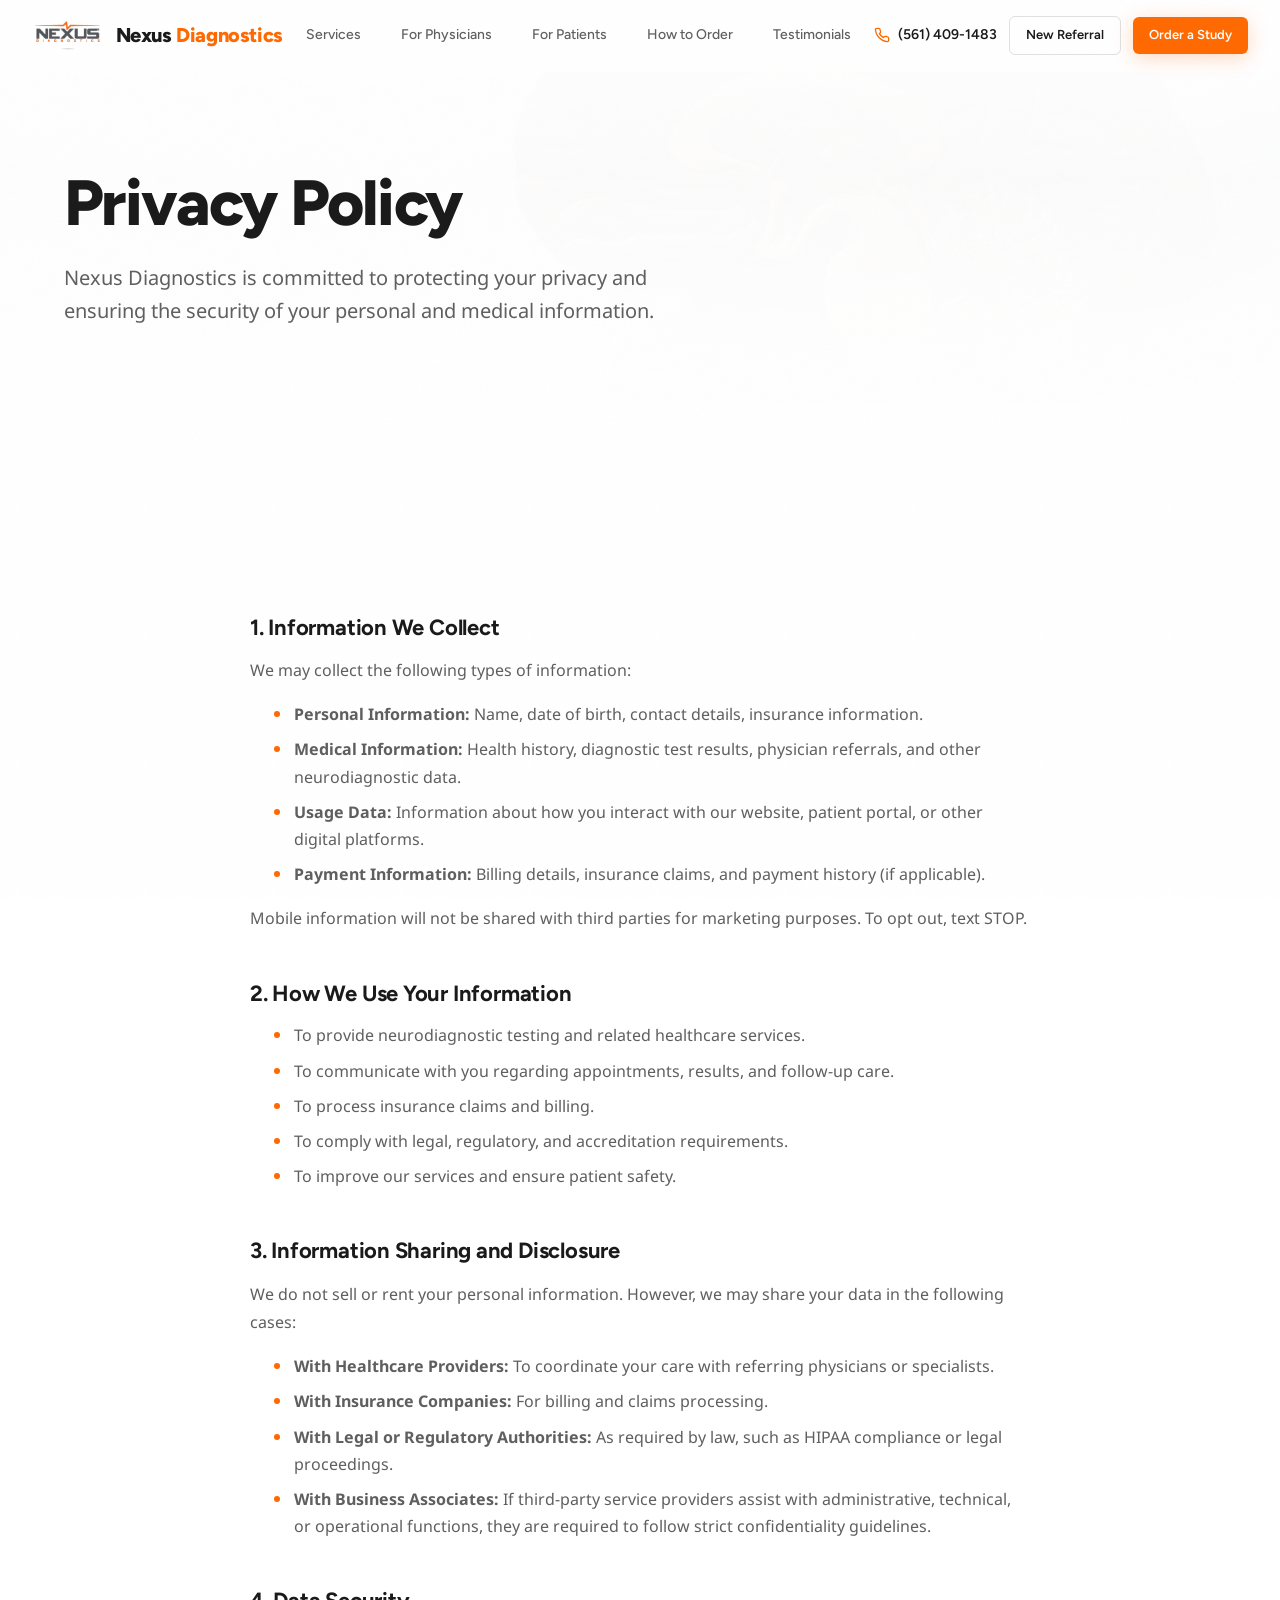
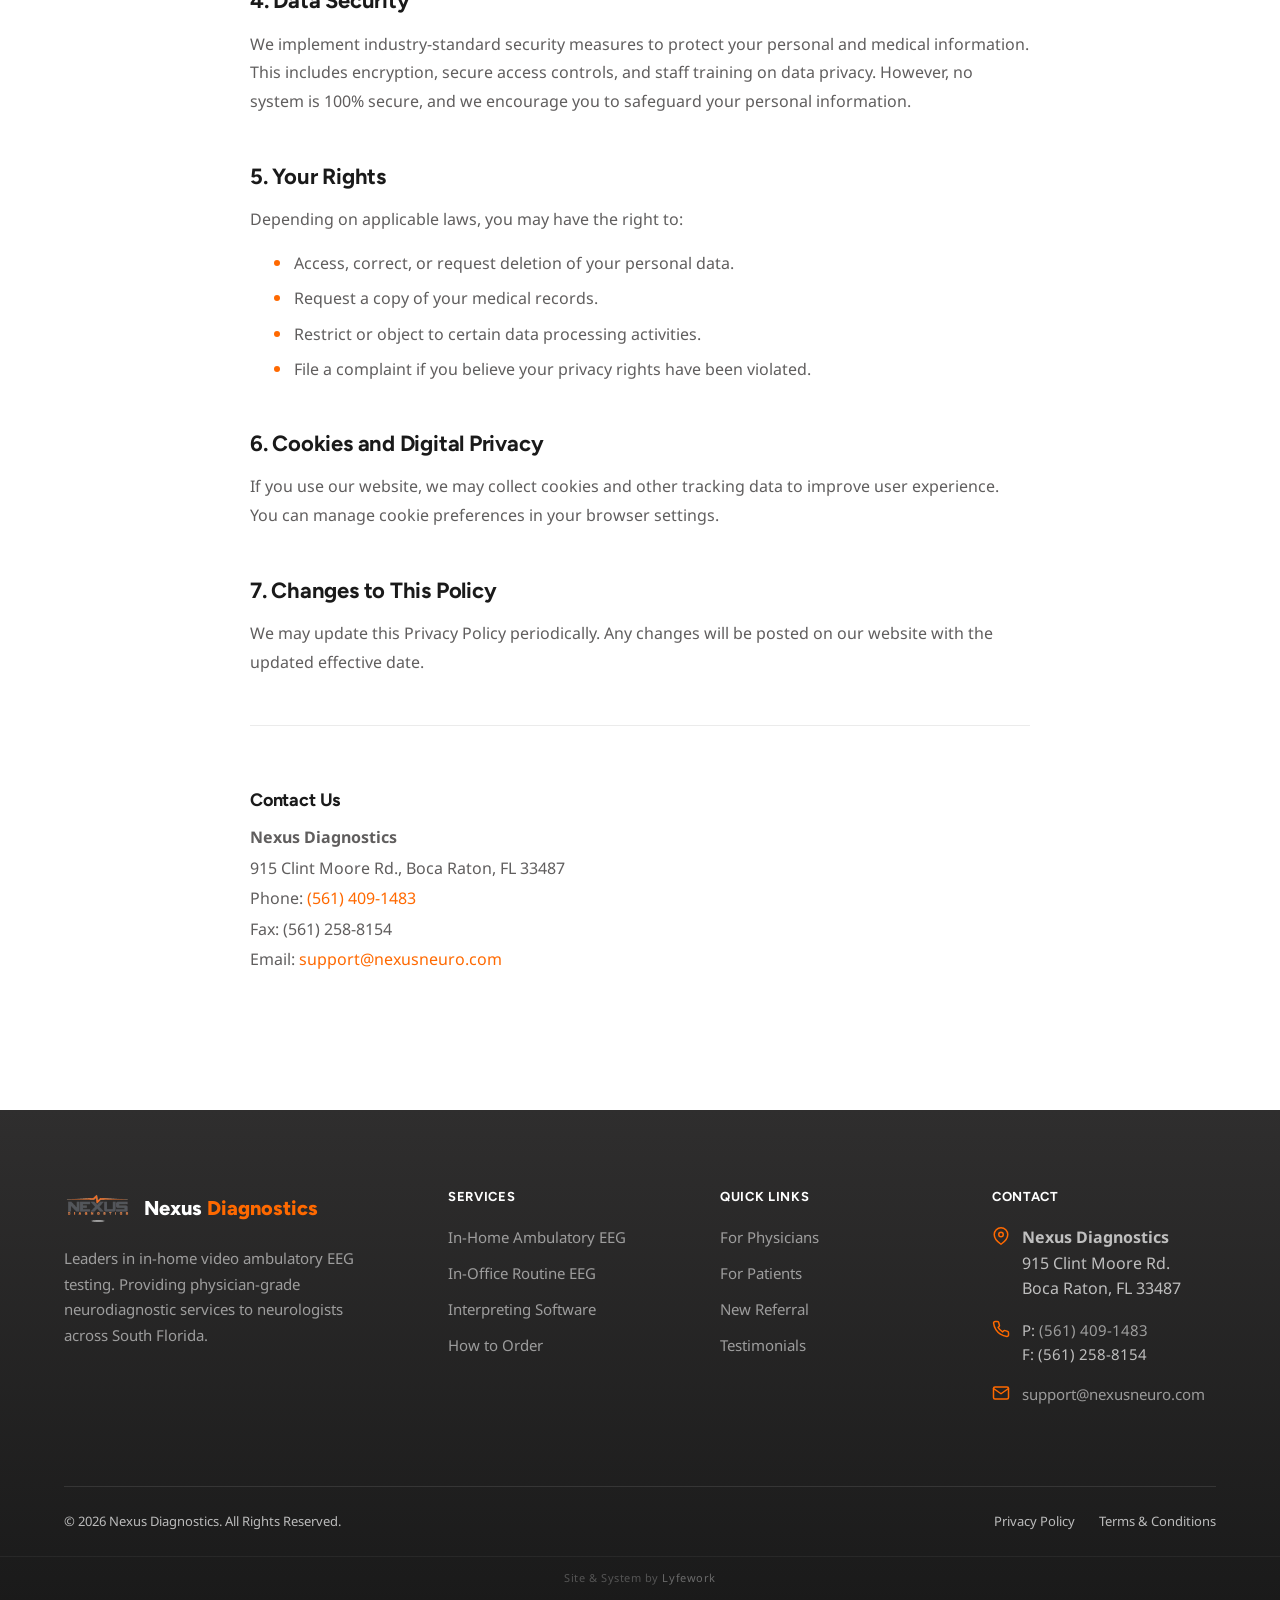
<file: pages/privacy-policy.html>
<!doctype html>
<html lang="en">
  <head>
    <meta charset="UTF-8" />
    <meta name="viewport" content="width=device-width, initial-scale=1.0" />
    <title>Privacy Policy | Nexus Diagnostics | Boca Raton, FL</title>
    <meta
      name="description"
      content="Nexus Diagnostics privacy policy. How we collect, use, and protect your personal and medical information. HIPAA compliant."
    />
    <link rel="canonical" href="https://www.nexusneuro.com/privacy-policy" />

    <!-- Open Graph -->
    <meta property="og:title" content="Privacy Policy | Nexus Diagnostics" />
    <meta
      property="og:description"
      content="Nexus Diagnostics privacy policy. How we collect, use, and protect your personal and medical information. HIPAA compliant."
    />
    <meta
      property="og:url"
      content="https://www.nexusneuro.com/privacy-policy"
    />
    <meta property="og:type" content="website" />
    <meta property="og:site_name" content="Nexus Diagnostics" />

    <!-- Twitter -->
    <meta name="twitter:card" content="summary_large_image" />
    <meta name="twitter:title" content="Privacy Policy | Nexus Diagnostics" />
    <meta
      name="twitter:description"
      content="Nexus Diagnostics privacy policy. How we collect, use, and protect your personal and medical information. HIPAA compliant."
    />

    <!-- Fonts -->
    <link rel="preconnect" href="https://fonts.googleapis.com" />
    <link rel="preconnect" href="https://fonts.gstatic.com" crossorigin />
    <link
      href="https://fonts.googleapis.com/css2?family=Figtree:wght@400;500;600;700;800&family=Noto+Sans:wght@400;500;600;700&display=swap"
      rel="stylesheet"
    />

    <!-- Favicon -->
    <link rel="icon" href="data:image/svg+xml,<svg xmlns='http://www.w3.org/2000/svg' viewBox='0 0 100 100'><rect rx='20' width='100' height='100' fill='%23FF6900'/><text x='50' y='72' font-size='60' font-family='system-ui' font-weight='800' fill='white' text-anchor='middle'>N</text></svg>" type="image/svg+xml" />

    <!-- Styles -->
    <link rel="stylesheet" href="../css/main.css" />
  </head>
  <body class="noise">
    <!-- Skip to Content -->
    <a href="#main-content" class="skip-to-content">Skip to content</a>
    <!-- Scroll Progress -->
    <div class="scroll-progress" aria-hidden="true"></div>

    <!-- Header -->
    <header class="site-header" role="banner">
      <div class="header-inner">
        <a
          href="../index.html"
          class="header-logo"
          aria-label="Nexus Diagnostics Home"
        >
          <img
            src="../assets/images/nexus-logo.png"
            alt="Nexus Diagnostics"
            width="160"
            height="64"
          />
          <div class="header-logo-text">Nexus <span>Diagnostics</span></div>
        </a>

        <nav class="header-nav" aria-label="Main navigation">
          <a href="services.html">Services</a>
          <a href="physicians.html">For Physicians</a>
          <a href="patients.html">For Patients</a>
          <a href="ordering.html">How to Order</a>
          <a href="testimonials.html">Testimonials</a>
        </nav>

        <div class="header-ctas">
          <a
            href="tel:5614091483"
            class="header-phone"
            aria-label="Call Nexus Diagnostics"
          >
            <svg
              xmlns="http://www.w3.org/2000/svg"
              width="16"
              height="16"
              viewBox="0 0 24 24"
              fill="none"
              stroke="currentColor"
              stroke-width="2"
              stroke-linecap="round"
              stroke-linejoin="round"
            >
              <path
                d="M22 16.92v3a2 2 0 0 1-2.18 2 19.79 19.79 0 0 1-8.63-3.07 19.5 19.5 0 0 1-6-6 19.79 19.79 0 0 1-3.07-8.67A2 2 0 0 1 4.11 2h3a2 2 0 0 1 2 1.72 12.84 12.84 0 0 0 .7 2.81 2 2 0 0 1-.45 2.11L8.09 9.91a16 16 0 0 0 6 6l1.27-1.27a2 2 0 0 1 2.11-.45 12.84 12.84 0 0 0 2.81.7A2 2 0 0 1 22 16.92z"
              />
            </svg>
            (561) 409-1483
          </a>
          <a href="referral.html" class="btn btn-outline btn-sm"
            >New Referral</a
          >
          <a href="ordering.html" class="btn btn-primary btn-sm btn-shine"
            >Order a Study</a
          >
        </div>

        <button
          class="menu-toggle"
          aria-label="Open menu"
          aria-expanded="false"
        >
          <span></span><span></span><span></span>
        </button>
      </div>
    </header>

    <!-- Mobile Navigation -->
    <nav class="mobile-nav" aria-label="Mobile navigation">
      <a href="../index.html">Home</a>
      <a href="services.html">Services</a>
      <a href="physicians.html">For Physicians</a>
      <a href="patients.html">For Patients</a>
      <a href="ordering.html">How to Order</a>
      <a href="testimonials.html">Testimonials</a>
      <a href="referral.html">New Referral</a>
      <a href="tel:5614091483" class="btn btn-outline">(561) 409-1483</a>
      <a href="ordering.html" class="btn btn-primary btn-shine"
        >Order a Study</a
      >
    </nav>

    <main id="main-content">
    <!-- Hero Section -->
    <section class="hero hero-sub hero-with-image">
      <div class="hero-bg-image" aria-hidden="true">
        <img
          src="../assets/images/medical-technology.jpg"
          alt=""
          width="1200"
          height="800"
          loading="eager"
        />
      </div>
      <div class="container">
        <div class="hero-content" style="max-width: 720px">
          <h1 class="h-display hero-title blur-reveal">Privacy Policy</h1>
          <p class="hero-subtitle reveal">
            Nexus Diagnostics is committed to protecting your privacy and
            ensuring the security of your personal and medical information.
          </p>
        </div>
      </div>
    </section>

    <!-- Legal Content -->
    <section class="section">
      <div class="container">
        <div class="legal-content reveal">
          <h2>1. Information We Collect</h2>
          <p>We may collect the following types of information:</p>
          <ul>
            <li>
              <strong>Personal Information:</strong> Name, date of birth,
              contact details, insurance information.
            </li>
            <li>
              <strong>Medical Information:</strong> Health history, diagnostic
              test results, physician referrals, and other neurodiagnostic data.
            </li>
            <li>
              <strong>Usage Data:</strong> Information about how you interact
              with our website, patient portal, or other digital platforms.
            </li>
            <li>
              <strong>Payment Information:</strong> Billing details, insurance
              claims, and payment history (if applicable).
            </li>
          </ul>
          <p>
            Mobile information will not be shared with third parties for
            marketing purposes. To opt out, text STOP.
          </p>

          <h2>2. How We Use Your Information</h2>
          <ul>
            <li>
              To provide neurodiagnostic testing and related healthcare
              services.
            </li>
            <li>
              To communicate with you regarding appointments, results, and
              follow-up care.
            </li>
            <li>To process insurance claims and billing.</li>
            <li>
              To comply with legal, regulatory, and accreditation requirements.
            </li>
            <li>To improve our services and ensure patient safety.</li>
          </ul>

          <h2>3. Information Sharing and Disclosure</h2>
          <p>
            We do not sell or rent your personal information. However, we may
            share your data in the following cases:
          </p>
          <ul>
            <li>
              <strong>With Healthcare Providers:</strong> To coordinate your
              care with referring physicians or specialists.
            </li>
            <li>
              <strong>With Insurance Companies:</strong> For billing and claims
              processing.
            </li>
            <li>
              <strong>With Legal or Regulatory Authorities:</strong> As required
              by law, such as HIPAA compliance or legal proceedings.
            </li>
            <li>
              <strong>With Business Associates:</strong> If third-party service
              providers assist with administrative, technical, or operational
              functions, they are required to follow strict confidentiality
              guidelines.
            </li>
          </ul>

          <h2>4. Data Security</h2>
          <p>
            We implement industry-standard security measures to protect your
            personal and medical information. This includes encryption, secure
            access controls, and staff training on data privacy. However, no
            system is 100% secure, and we encourage you to safeguard your
            personal information.
          </p>

          <h2>5. Your Rights</h2>
          <p>Depending on applicable laws, you may have the right to:</p>
          <ul>
            <li>Access, correct, or request deletion of your personal data.</li>
            <li>Request a copy of your medical records.</li>
            <li>Restrict or object to certain data processing activities.</li>
            <li>
              File a complaint if you believe your privacy rights have been
              violated.
            </li>
          </ul>

          <h2>6. Cookies and Digital Privacy</h2>
          <p>
            If you use our website, we may collect cookies and other tracking
            data to improve user experience. You can manage cookie preferences
            in your browser settings.
          </p>

          <h2>7. Changes to This Policy</h2>
          <p>
            We may update this Privacy Policy periodically. Any changes will be
            posted on our website with the updated effective date.
          </p>

          <div class="legal-contact">
            <h3>Contact Us</h3>
            <p>
              <strong>Nexus Diagnostics</strong><br />
              915 Clint Moore Rd., Boca Raton, FL 33487<br />
              Phone: <a href="tel:5614091483">(561) 409-1483</a><br />
              Fax: (561) 258-8154<br />
              Email:
              <a href="mailto:support@nexusneuro.com">support@nexusneuro.com</a>
            </p>
          </div>
        </div>
      </div>
    </section>

    </main>

    <!-- Back to Top -->
    <button class="back-to-top" aria-label="Back to top">
      <svg xmlns="http://www.w3.org/2000/svg" width="20" height="20" viewBox="0 0 24 24" fill="none" stroke="currentColor" stroke-width="2.5" stroke-linecap="round" stroke-linejoin="round"><polyline points="18 15 12 9 6 15"/></svg>
    </button>

    <!-- Footer -->
    <footer class="site-footer">
      <div class="container">
        <div class="footer-top">
          <div class="footer-brand reveal">
            <div class="footer-logo">
              <img
                src="../assets/images/nexus-logo.png"
                alt="Nexus Diagnostics"
                width="140"
                height="56"
              />
              <div class="footer-logo-text">Nexus <span>Diagnostics</span></div>
            </div>
            <p>
              Leaders in in-home video ambulatory EEG testing. Providing
              physician-grade neurodiagnostic services to neurologists across
              South Florida.
            </p>
          </div>

          <div class="reveal">
            <h4 class="footer-heading">Services</h4>
            <div class="footer-links">
              <a href="services.html">In-Home Ambulatory EEG</a>
              <a href="services.html">In-Office Routine EEG</a>
              <a href="services.html">Interpreting Software</a>
              <a href="ordering.html">How to Order</a>
            </div>
          </div>

          <div class="reveal">
            <h4 class="footer-heading">Quick Links</h4>
            <div class="footer-links">
              <a href="physicians.html">For Physicians</a>
              <a href="patients.html">For Patients</a>
              <a href="referral.html">New Referral</a>
              <a href="testimonials.html">Testimonials</a>
            </div>
          </div>

          <div class="reveal">
            <h4 class="footer-heading">Contact</h4>
            <div class="footer-contact-item">
              <svg
                xmlns="http://www.w3.org/2000/svg"
                width="18"
                height="18"
                viewBox="0 0 24 24"
                fill="none"
                stroke="currentColor"
                stroke-width="2"
                stroke-linecap="round"
                stroke-linejoin="round"
              >
                <path d="M21 10c0 7-9 13-9 13s-9-6-9-13a9 9 0 0 1 18 0z" />
                <circle cx="12" cy="10" r="3" />
              </svg>
              <address style="font-style: normal">
                <strong>Nexus Diagnostics</strong><br />915 Clint Moore Rd.<br />Boca
                Raton, FL 33487
              </address>
            </div>
            <div class="footer-contact-item">
              <svg
                xmlns="http://www.w3.org/2000/svg"
                width="18"
                height="18"
                viewBox="0 0 24 24"
                fill="none"
                stroke="currentColor"
                stroke-width="2"
                stroke-linecap="round"
                stroke-linejoin="round"
              >
                <path
                  d="M22 16.92v3a2 2 0 0 1-2.18 2 19.79 19.79 0 0 1-8.63-3.07 19.5 19.5 0 0 1-6-6 19.79 19.79 0 0 1-3.07-8.67A2 2 0 0 1 4.11 2h3a2 2 0 0 1 2 1.72 12.84 12.84 0 0 0 .7 2.81 2 2 0 0 1-.45 2.11L8.09 9.91a16 16 0 0 0 6 6l1.27-1.27a2 2 0 0 1 2.11-.45 12.84 12.84 0 0 0 2.81.7A2 2 0 0 1 22 16.92z"
                />
              </svg>
              <span
                >P: <a href="tel:5614091483">(561) 409-1483</a><br />F: (561)
                258-8154</span
              >
            </div>
            <div class="footer-contact-item">
              <svg
                xmlns="http://www.w3.org/2000/svg"
                width="18"
                height="18"
                viewBox="0 0 24 24"
                fill="none"
                stroke="currentColor"
                stroke-width="2"
                stroke-linecap="round"
                stroke-linejoin="round"
              >
                <path
                  d="M4 4h16c1.1 0 2 .9 2 2v12c0 1.1-.9 2-2 2H4c-1.1 0-2-.9-2-2V6c0-1.1.9-2 2-2z"
                />
                <polyline points="22,6 12,13 2,6" />
              </svg>
              <span
                ><a href="mailto:support@nexusneuro.com"
                  >support@nexusneuro.com</a
                ></span
              >
            </div>
          </div>
        </div>

        <div class="footer-bottom">
          <span
            >&copy; <span data-year></span> Nexus Diagnostics. All Rights
            Reserved.</span
          >
          <div class="footer-legal">
            <a href="privacy-policy.html">Privacy Policy</a>
            <a href="terms.html">Terms &amp; Conditions</a>
          </div>
        </div>
      </div>

      <div class="lyf-credit">
        Site &amp; System by
        <a href="https://lyfework.io" target="_blank" rel="noopener"
          >Lyfework</a
        >
      </div>
    </footer>

    <!-- Mobile Sticky CTA -->
    <div class="mobile-cta-bar">
      <a href="tel:5614091483" class="btn btn-outline btn-sm">Call Now</a>
      <a href="ordering.html" class="btn btn-primary btn-sm btn-shine">Order a Study</a>
    </div>

    <script src="../js/main.js"></script>
  </body>
</html>
</file>
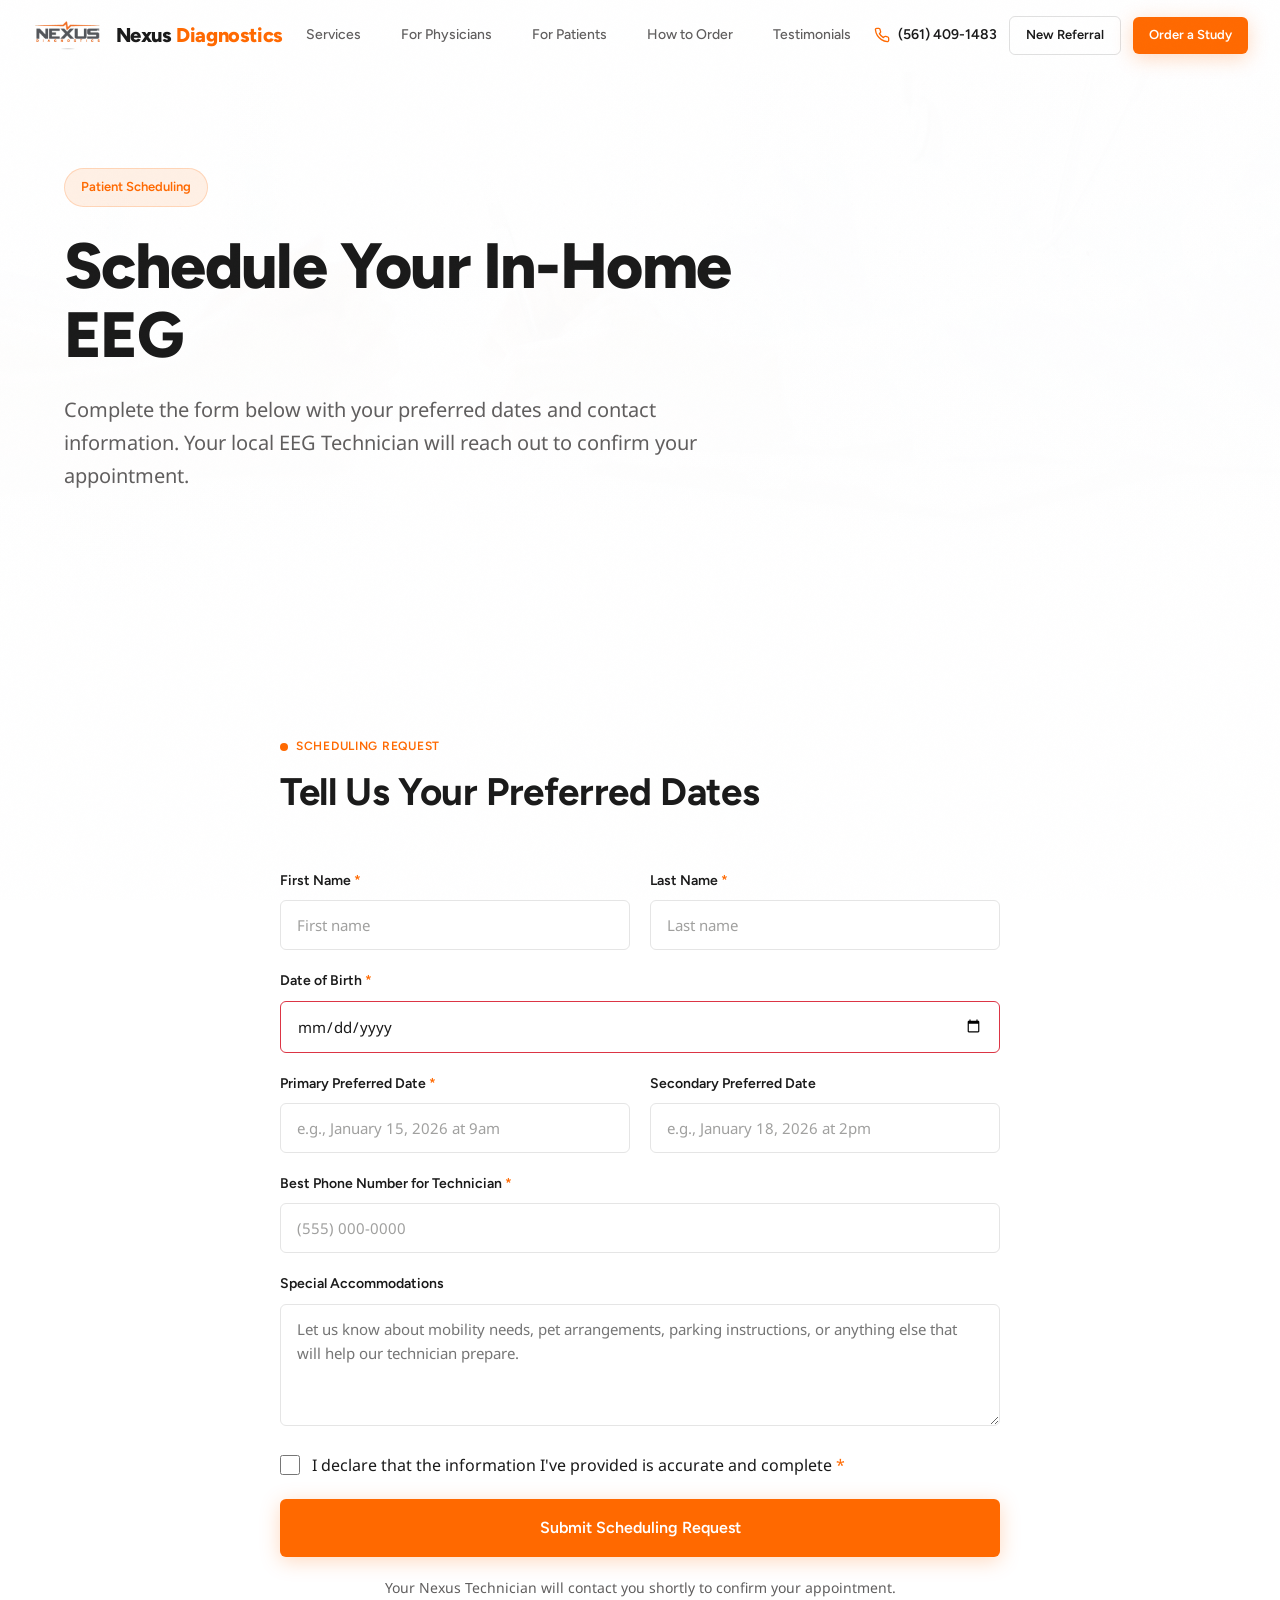
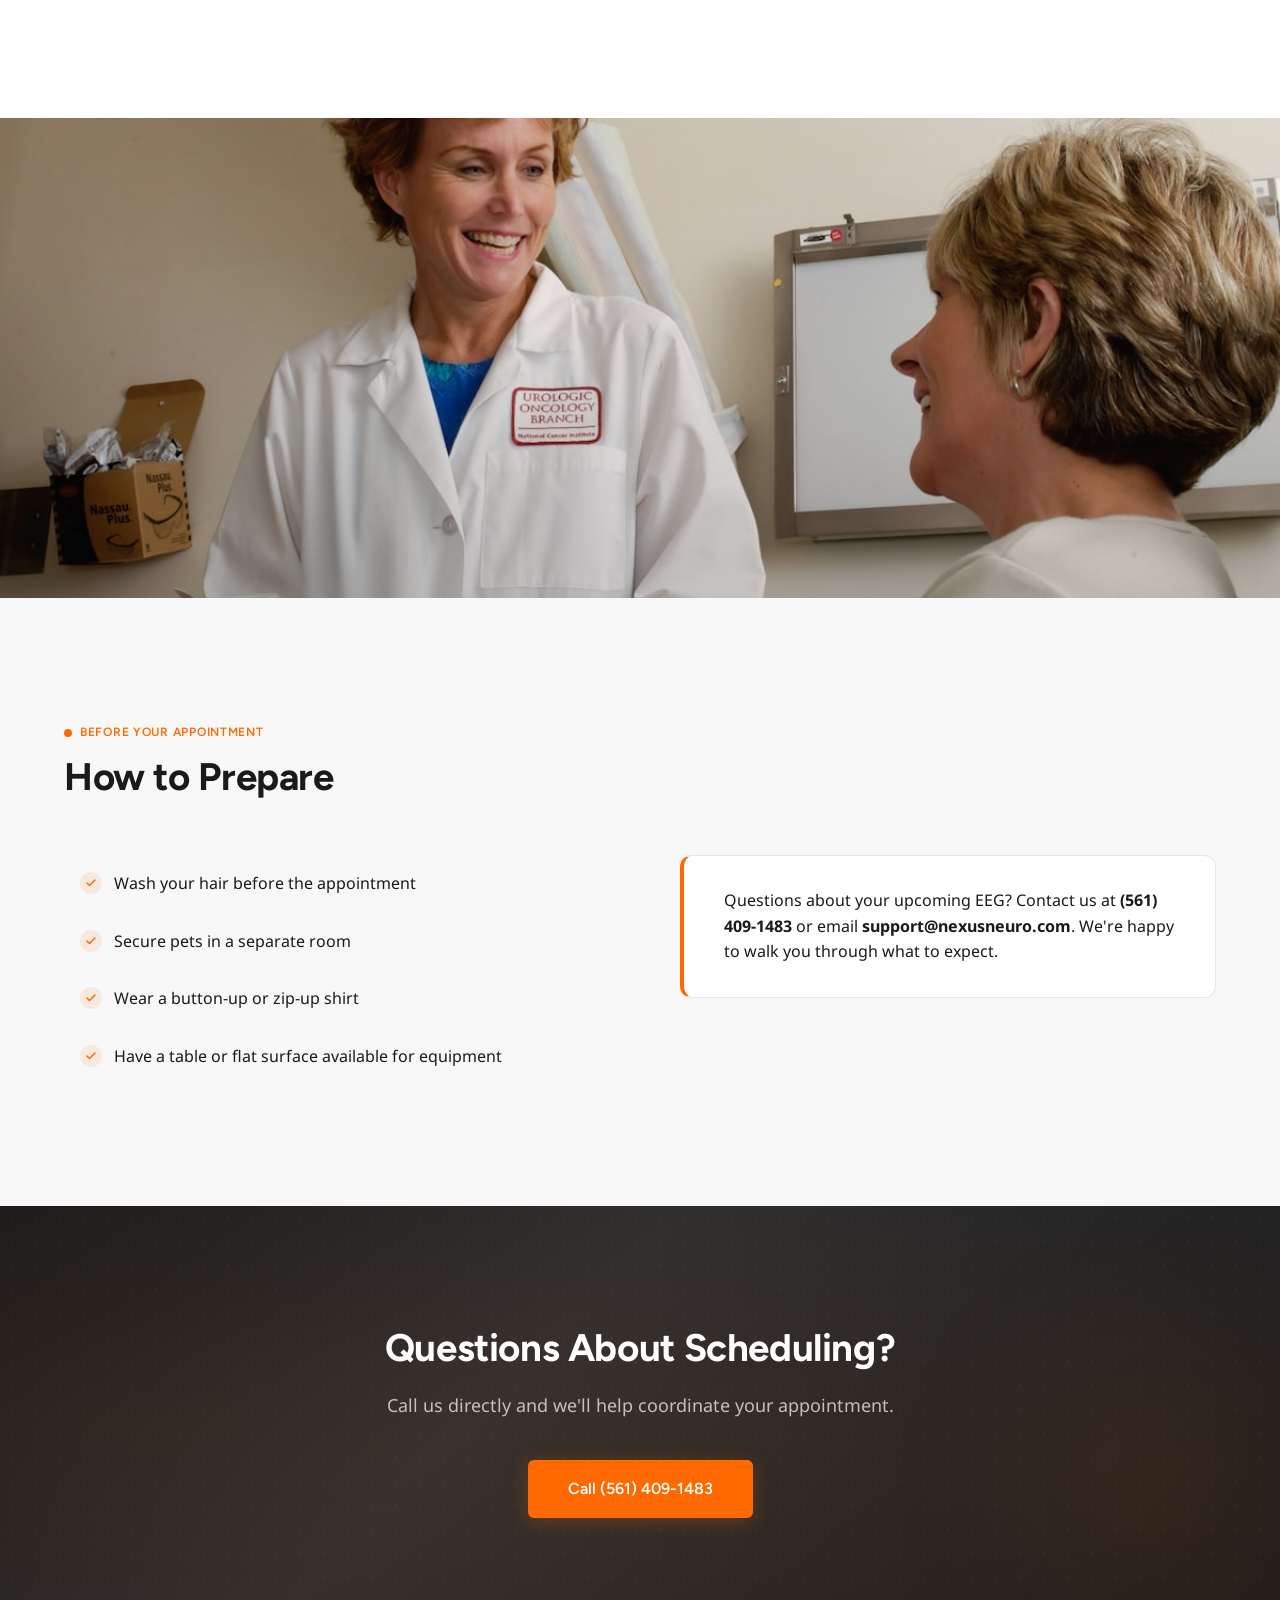
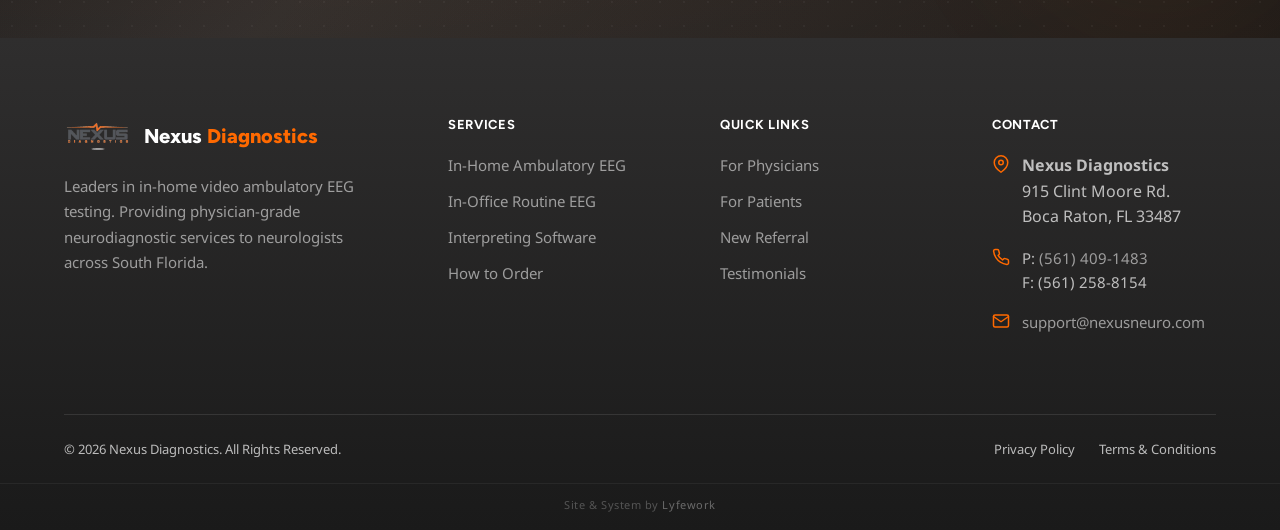
<file: pages/scheduling.html>
<!doctype html>
<html lang="en">
  <head>
    <meta charset="UTF-8" />
    <meta name="viewport" content="width=device-width, initial-scale=1.0" />
    <title>
      Schedule Your In-Home EEG | Nexus Diagnostics | Boca Raton, FL
    </title>
    <meta
      name="description"
      content="Schedule your in-home EEG study with Nexus Diagnostics. Choose your preferred dates and a certified technician will contact you to confirm. Boca Raton, FL."
    />
    <link rel="canonical" href="https://www.nexusneuro.com/scheduling" />

    <!-- Open Graph -->
    <meta
      property="og:title"
      content="Schedule Your In-Home EEG | Nexus Diagnostics"
    />
    <meta
      property="og:description"
      content="Schedule your in-home EEG study with Nexus Diagnostics. Choose your preferred dates and a certified technician will contact you to confirm. Boca Raton, FL."
    />
    <meta property="og:url" content="https://www.nexusneuro.com/scheduling" />
    <meta property="og:type" content="website" />
    <meta property="og:site_name" content="Nexus Diagnostics" />

    <!-- Twitter -->
    <meta name="twitter:card" content="summary_large_image" />
    <meta
      name="twitter:title"
      content="Schedule Your In-Home EEG | Nexus Diagnostics"
    />
    <meta
      name="twitter:description"
      content="Schedule your in-home EEG study with Nexus Diagnostics. Choose your preferred dates and a certified technician will contact you to confirm."
    />

    <!-- Fonts -->
    <link rel="preconnect" href="https://fonts.googleapis.com" />
    <link rel="preconnect" href="https://fonts.gstatic.com" crossorigin />
    <link
      href="https://fonts.googleapis.com/css2?family=Figtree:wght@400;500;600;700;800&family=Noto+Sans:wght@400;500;600;700&display=swap"
      rel="stylesheet"
    />

    <!-- Favicon -->
    <link rel="icon" href="data:image/svg+xml,<svg xmlns='http://www.w3.org/2000/svg' viewBox='0 0 100 100'><rect rx='20' width='100' height='100' fill='%23FF6900'/><text x='50' y='72' font-size='60' font-family='system-ui' font-weight='800' fill='white' text-anchor='middle'>N</text></svg>" type="image/svg+xml" />

    <!-- Styles -->
    <link rel="stylesheet" href="../css/main.css" />
  </head>
  <body class="noise">
    <!-- Skip to Content -->
    <a href="#main-content" class="skip-to-content">Skip to content</a>
    <!-- Scroll Progress -->
    <div class="scroll-progress" aria-hidden="true"></div>

    <!-- Header -->
    <header class="site-header" role="banner">
      <div class="header-inner">
        <a
          href="../index.html"
          class="header-logo"
          aria-label="Nexus Diagnostics Home"
        >
          <img
            src="../assets/images/nexus-logo.png"
            alt="Nexus Diagnostics"
            width="160"
            height="64"
          />
          <div class="header-logo-text">Nexus <span>Diagnostics</span></div>
        </a>

        <nav class="header-nav" aria-label="Main navigation">
          <a href="services.html">Services</a>
          <a href="physicians.html">For Physicians</a>
          <a href="patients.html">For Patients</a>
          <a href="ordering.html">How to Order</a>
          <a href="testimonials.html">Testimonials</a>
        </nav>

        <div class="header-ctas">
          <a
            href="tel:5614091483"
            class="header-phone"
            aria-label="Call Nexus Diagnostics"
          >
            <svg
              xmlns="http://www.w3.org/2000/svg"
              width="16"
              height="16"
              viewBox="0 0 24 24"
              fill="none"
              stroke="currentColor"
              stroke-width="2"
              stroke-linecap="round"
              stroke-linejoin="round"
            >
              <path
                d="M22 16.92v3a2 2 0 0 1-2.18 2 19.79 19.79 0 0 1-8.63-3.07 19.5 19.5 0 0 1-6-6 19.79 19.79 0 0 1-3.07-8.67A2 2 0 0 1 4.11 2h3a2 2 0 0 1 2 1.72 12.84 12.84 0 0 0 .7 2.81 2 2 0 0 1-.45 2.11L8.09 9.91a16 16 0 0 0 6 6l1.27-1.27a2 2 0 0 1 2.11-.45 12.84 12.84 0 0 0 2.81.7A2 2 0 0 1 22 16.92z"
              />
            </svg>
            (561) 409-1483
          </a>
          <a href="referral.html" class="btn btn-outline btn-sm"
            >New Referral</a
          >
          <a href="ordering.html" class="btn btn-primary btn-sm btn-shine"
            >Order a Study</a
          >
        </div>

        <button
          class="menu-toggle"
          aria-label="Open menu"
          aria-expanded="false"
        >
          <span></span><span></span><span></span>
        </button>
      </div>
    </header>

    <!-- Mobile Navigation -->
    <nav class="mobile-nav" aria-label="Mobile navigation">
      <a href="../index.html">Home</a>
      <a href="services.html">Services</a>
      <a href="physicians.html">For Physicians</a>
      <a href="patients.html">For Patients</a>
      <a href="ordering.html">How to Order</a>
      <a href="testimonials.html">Testimonials</a>
      <a href="referral.html">New Referral</a>
      <a href="tel:5614091483" class="btn btn-outline">(561) 409-1483</a>
      <a href="ordering.html" class="btn btn-primary btn-shine"
        >Order a Study</a
      >
    </nav>

    <main id="main-content">
    <!-- Hero -->
    <section class="hero hero-sub bg-dots-light hero-with-image">
      <div class="hero-bg-image" aria-hidden="true">
        <img
          src="../assets/images/doctor-patient.jpg"
          alt=""
          width="1200"
          height="800"
          loading="eager"
        />
      </div>
      <div class="container">
        <div class="hero-content" style="max-width: 720px">
          <div class="hero-badge reveal">Patient Scheduling</div>
          <h1 class="h-display hero-title blur-reveal">
            Schedule Your In-Home EEG
          </h1>
          <p class="hero-subtitle reveal">
            Complete the form below with your preferred dates and contact
            information. Your local EEG Technician will reach out to confirm
            your appointment.
          </p>
        </div>
      </div>
    </section>

    <!-- Scheduling Form -->
    <section class="section" id="scheduling-form">
      <div class="container">
        <div style="max-width: 720px; margin: 0 auto">
          <div class="reveal" style="margin-bottom: var(--space-10)">
            <span class="label">Scheduling Request</span>
            <h2 class="h2" style="margin-top: var(--space-3)">
              Tell Us Your Preferred Dates
            </h2>
          </div>

          <form class="reveal" action="#" method="post" novalidate>
            <div class="form-row">
              <div class="form-group">
                <label class="form-label" for="sched-first-name"
                  >First Name <span class="form-required">*</span></label
                >
                <input
                  class="form-input"
                  type="text"
                  id="sched-first-name"
                  name="first_name"
                  placeholder="First name"
                  required
                />
              </div>
              <div class="form-group">
                <label class="form-label" for="sched-last-name"
                  >Last Name <span class="form-required">*</span></label
                >
                <input
                  class="form-input"
                  type="text"
                  id="sched-last-name"
                  name="last_name"
                  placeholder="Last name"
                  required
                />
              </div>
            </div>

            <div class="form-group">
              <label class="form-label" for="sched-dob"
                >Date of Birth <span class="form-required">*</span></label
              >
              <input
                class="form-input"
                type="date"
                id="sched-dob"
                name="date_of_birth"
                required
              />
            </div>

            <div class="form-row">
              <div class="form-group">
                <label class="form-label" for="sched-primary-date"
                  >Primary Preferred Date
                  <span class="form-required">*</span></label
                >
                <input
                  class="form-input"
                  type="text"
                  id="sched-primary-date"
                  name="primary_date"
                  placeholder="e.g., January 15, 2026 at 9am"
                  required
                />
              </div>
              <div class="form-group">
                <label class="form-label" for="sched-secondary-date"
                  >Secondary Preferred Date</label
                >
                <input
                  class="form-input"
                  type="text"
                  id="sched-secondary-date"
                  name="secondary_date"
                  placeholder="e.g., January 18, 2026 at 2pm"
                />
              </div>
            </div>

            <div class="form-group">
              <label class="form-label" for="sched-phone"
                >Best Phone Number for Technician
                <span class="form-required">*</span></label
              >
              <input
                class="form-input"
                type="tel"
                id="sched-phone"
                name="phone"
                placeholder="(555) 000-0000"
                required
              />
            </div>

            <div class="form-group">
              <label class="form-label" for="sched-accommodations"
                >Special Accommodations</label
              >
              <textarea
                class="form-textarea"
                id="sched-accommodations"
                name="accommodations"
                rows="4"
                placeholder="Let us know about mobility needs, pet arrangements, parking instructions, or anything else that will help our technician prepare."
              ></textarea>
            </div>

            <div class="form-group form-checkbox">
              <input
                type="checkbox"
                id="sched-declaration"
                name="declaration"
                required
              />
              <label for="sched-declaration"
                >I declare that the information I've provided is accurate and
                complete <span class="form-required">*</span></label
              >
            </div>

            <button
              type="submit"
              class="btn btn-primary btn-lg btn-shine"
              style="width: 100%"
            >
              Submit Scheduling Request
            </button>
          </form>

          <p
            class="body-sm text-muted reveal"
            style="margin-top: var(--space-5); text-align: center"
          >
            Your Nexus Technician will contact you shortly to confirm your
            appointment.
          </p>
        </div>
      </div>
    </section>

    <!-- Full-Bleed Image Banner -->
    <div class="image-banner reveal">
      <img src="../assets/images/patient-comfort.jpg" alt="Patient relaxed during in-home EEG monitoring" width="1200" height="480" loading="lazy" />
      <div class="image-banner-overlay"></div>
    </div>

    <!-- Preparation Tips -->
    <section class="section section-alt" id="preparation">
      <div class="container">
        <div class="reveal" style="margin-bottom: var(--space-10)">
          <span class="label">Before Your Appointment</span>
          <h2 class="h2" style="margin-top: var(--space-3)">How to Prepare</h2>
        </div>

        <div class="grid-split-top">
          <div class="stagger">
            <div class="checklist-item reveal">
              <div class="checklist-icon">
                <svg
                  xmlns="http://www.w3.org/2000/svg"
                  width="12"
                  height="12"
                  viewBox="0 0 24 24"
                  fill="none"
                  stroke="currentColor"
                  stroke-width="3"
                  stroke-linecap="round"
                  stroke-linejoin="round"
                >
                  <polyline points="20 6 9 17 4 12" />
                </svg>
              </div>
              <span>Wash your hair before the appointment</span>
            </div>
            <div class="checklist-item reveal">
              <div class="checklist-icon">
                <svg
                  xmlns="http://www.w3.org/2000/svg"
                  width="12"
                  height="12"
                  viewBox="0 0 24 24"
                  fill="none"
                  stroke="currentColor"
                  stroke-width="3"
                  stroke-linecap="round"
                  stroke-linejoin="round"
                >
                  <polyline points="20 6 9 17 4 12" />
                </svg>
              </div>
              <span>Secure pets in a separate room</span>
            </div>
            <div class="checklist-item reveal">
              <div class="checklist-icon">
                <svg
                  xmlns="http://www.w3.org/2000/svg"
                  width="12"
                  height="12"
                  viewBox="0 0 24 24"
                  fill="none"
                  stroke="currentColor"
                  stroke-width="3"
                  stroke-linecap="round"
                  stroke-linejoin="round"
                >
                  <polyline points="20 6 9 17 4 12" />
                </svg>
              </div>
              <span>Wear a button-up or zip-up shirt</span>
            </div>
            <div class="checklist-item reveal">
              <div class="checklist-icon">
                <svg
                  xmlns="http://www.w3.org/2000/svg"
                  width="12"
                  height="12"
                  viewBox="0 0 24 24"
                  fill="none"
                  stroke="currentColor"
                  stroke-width="3"
                  stroke-linecap="round"
                  stroke-linejoin="round"
                >
                  <polyline points="20 6 9 17 4 12" />
                </svg>
              </div>
              <span>Have a table or flat surface available for equipment</span>
            </div>
          </div>

          <div
            class="reveal"
            style="
              border: 1px solid var(--color-gray-200);
              border-left: 4px solid var(--color-primary);
              border-radius: var(--radius-md);
              padding: var(--space-7) var(--space-8);
              background: var(--color-white);
            "
          >
            <p>
              Questions about your upcoming EEG? Contact us at
              <a href="tel:5614091483"><strong>(561) 409-1483</strong></a> or
              email
              <a href="mailto:support@nexusneuro.com"
                ><strong>support@nexusneuro.com</strong></a
              >. We're happy to walk you through what to expect.
            </p>
          </div>
        </div>
      </div>
    </section>

    <!-- CTA Section -->
    <section class="cta-section">
      <div class="cta-dots"></div>
      <div class="container" style="position: relative; z-index: 1">
        <div class="text-center" style="max-width: 640px; margin: 0 auto">
          <h2 class="h2 reveal">Questions About Scheduling?</h2>
          <p
            class="body-lg reveal"
            style="margin-top: var(--space-5); margin-bottom: var(--space-8)"
          >
            Call us directly and we'll help coordinate your appointment.
          </p>
          <div class="hero-actions reveal" style="justify-content: center">
            <a
              href="tel:5614091483"
              class="btn btn-primary btn-lg btn-shine btn-magnetic"
              >Call (561) 409-1483</a
            >
          </div>
        </div>
      </div>
    </section>

    </main>

    <!-- Back to Top -->
    <button class="back-to-top" aria-label="Back to top">
      <svg xmlns="http://www.w3.org/2000/svg" width="20" height="20" viewBox="0 0 24 24" fill="none" stroke="currentColor" stroke-width="2.5" stroke-linecap="round" stroke-linejoin="round"><polyline points="18 15 12 9 6 15"/></svg>
    </button>

    <!-- Footer -->
    <footer class="site-footer">
      <div class="container">
        <div class="footer-top">
          <div class="footer-brand reveal">
            <div class="footer-logo">
              <img
                src="../assets/images/nexus-logo.png"
                alt="Nexus Diagnostics"
                width="140"
                height="56"
              />
              <div class="footer-logo-text">Nexus <span>Diagnostics</span></div>
            </div>
            <p>
              Leaders in in-home video ambulatory EEG testing. Providing
              physician-grade neurodiagnostic services to neurologists across
              South Florida.
            </p>
          </div>

          <div class="reveal">
            <h4 class="footer-heading">Services</h4>
            <div class="footer-links">
              <a href="services.html">In-Home Ambulatory EEG</a>
              <a href="services.html">In-Office Routine EEG</a>
              <a href="services.html">Interpreting Software</a>
              <a href="ordering.html">How to Order</a>
            </div>
          </div>

          <div class="reveal">
            <h4 class="footer-heading">Quick Links</h4>
            <div class="footer-links">
              <a href="physicians.html">For Physicians</a>
              <a href="patients.html">For Patients</a>
              <a href="referral.html">New Referral</a>
              <a href="testimonials.html">Testimonials</a>
            </div>
          </div>

          <div class="reveal">
            <h4 class="footer-heading">Contact</h4>
            <div class="footer-contact-item">
              <svg
                xmlns="http://www.w3.org/2000/svg"
                width="18"
                height="18"
                viewBox="0 0 24 24"
                fill="none"
                stroke="currentColor"
                stroke-width="2"
                stroke-linecap="round"
                stroke-linejoin="round"
              >
                <path d="M21 10c0 7-9 13-9 13s-9-6-9-13a9 9 0 0 1 18 0z" />
                <circle cx="12" cy="10" r="3" />
              </svg>
              <address style="font-style: normal">
                <strong>Nexus Diagnostics</strong><br />915 Clint Moore Rd.<br />Boca
                Raton, FL 33487
              </address>
            </div>
            <div class="footer-contact-item">
              <svg
                xmlns="http://www.w3.org/2000/svg"
                width="18"
                height="18"
                viewBox="0 0 24 24"
                fill="none"
                stroke="currentColor"
                stroke-width="2"
                stroke-linecap="round"
                stroke-linejoin="round"
              >
                <path
                  d="M22 16.92v3a2 2 0 0 1-2.18 2 19.79 19.79 0 0 1-8.63-3.07 19.5 19.5 0 0 1-6-6 19.79 19.79 0 0 1-3.07-8.67A2 2 0 0 1 4.11 2h3a2 2 0 0 1 2 1.72 12.84 12.84 0 0 0 .7 2.81 2 2 0 0 1-.45 2.11L8.09 9.91a16 16 0 0 0 6 6l1.27-1.27a2 2 0 0 1 2.11-.45 12.84 12.84 0 0 0 2.81.7A2 2 0 0 1 22 16.92z"
                />
              </svg>
              <span
                >P: <a href="tel:5614091483">(561) 409-1483</a><br />F: (561)
                258-8154</span
              >
            </div>
            <div class="footer-contact-item">
              <svg
                xmlns="http://www.w3.org/2000/svg"
                width="18"
                height="18"
                viewBox="0 0 24 24"
                fill="none"
                stroke="currentColor"
                stroke-width="2"
                stroke-linecap="round"
                stroke-linejoin="round"
              >
                <path
                  d="M4 4h16c1.1 0 2 .9 2 2v12c0 1.1-.9 2-2 2H4c-1.1 0-2-.9-2-2V6c0-1.1.9-2 2-2z"
                />
                <polyline points="22,6 12,13 2,6" />
              </svg>
              <span
                ><a href="mailto:support@nexusneuro.com"
                  >support@nexusneuro.com</a
                ></span
              >
            </div>
          </div>
        </div>

        <div class="footer-bottom">
          <span
            >&copy; <span data-year></span> Nexus Diagnostics. All Rights
            Reserved.</span
          >
          <div class="footer-legal">
            <a href="privacy-policy.html">Privacy Policy</a>
            <a href="terms.html">Terms &amp; Conditions</a>
          </div>
        </div>
      </div>

      <div class="lyf-credit">
        Site &amp; System by
        <a href="https://lyfework.io" target="_blank" rel="noopener"
          >Lyfework</a
        >
      </div>
    </footer>

    <!-- Mobile Sticky CTA -->
    <div class="mobile-cta-bar">
      <a href="tel:5614091483" class="btn btn-outline btn-sm">Call Now</a>
      <a href="ordering.html" class="btn btn-primary btn-sm btn-shine">Order a Study</a>
    </div>

    <script src="../js/main.js"></script>
  </body>
</html>
</file>
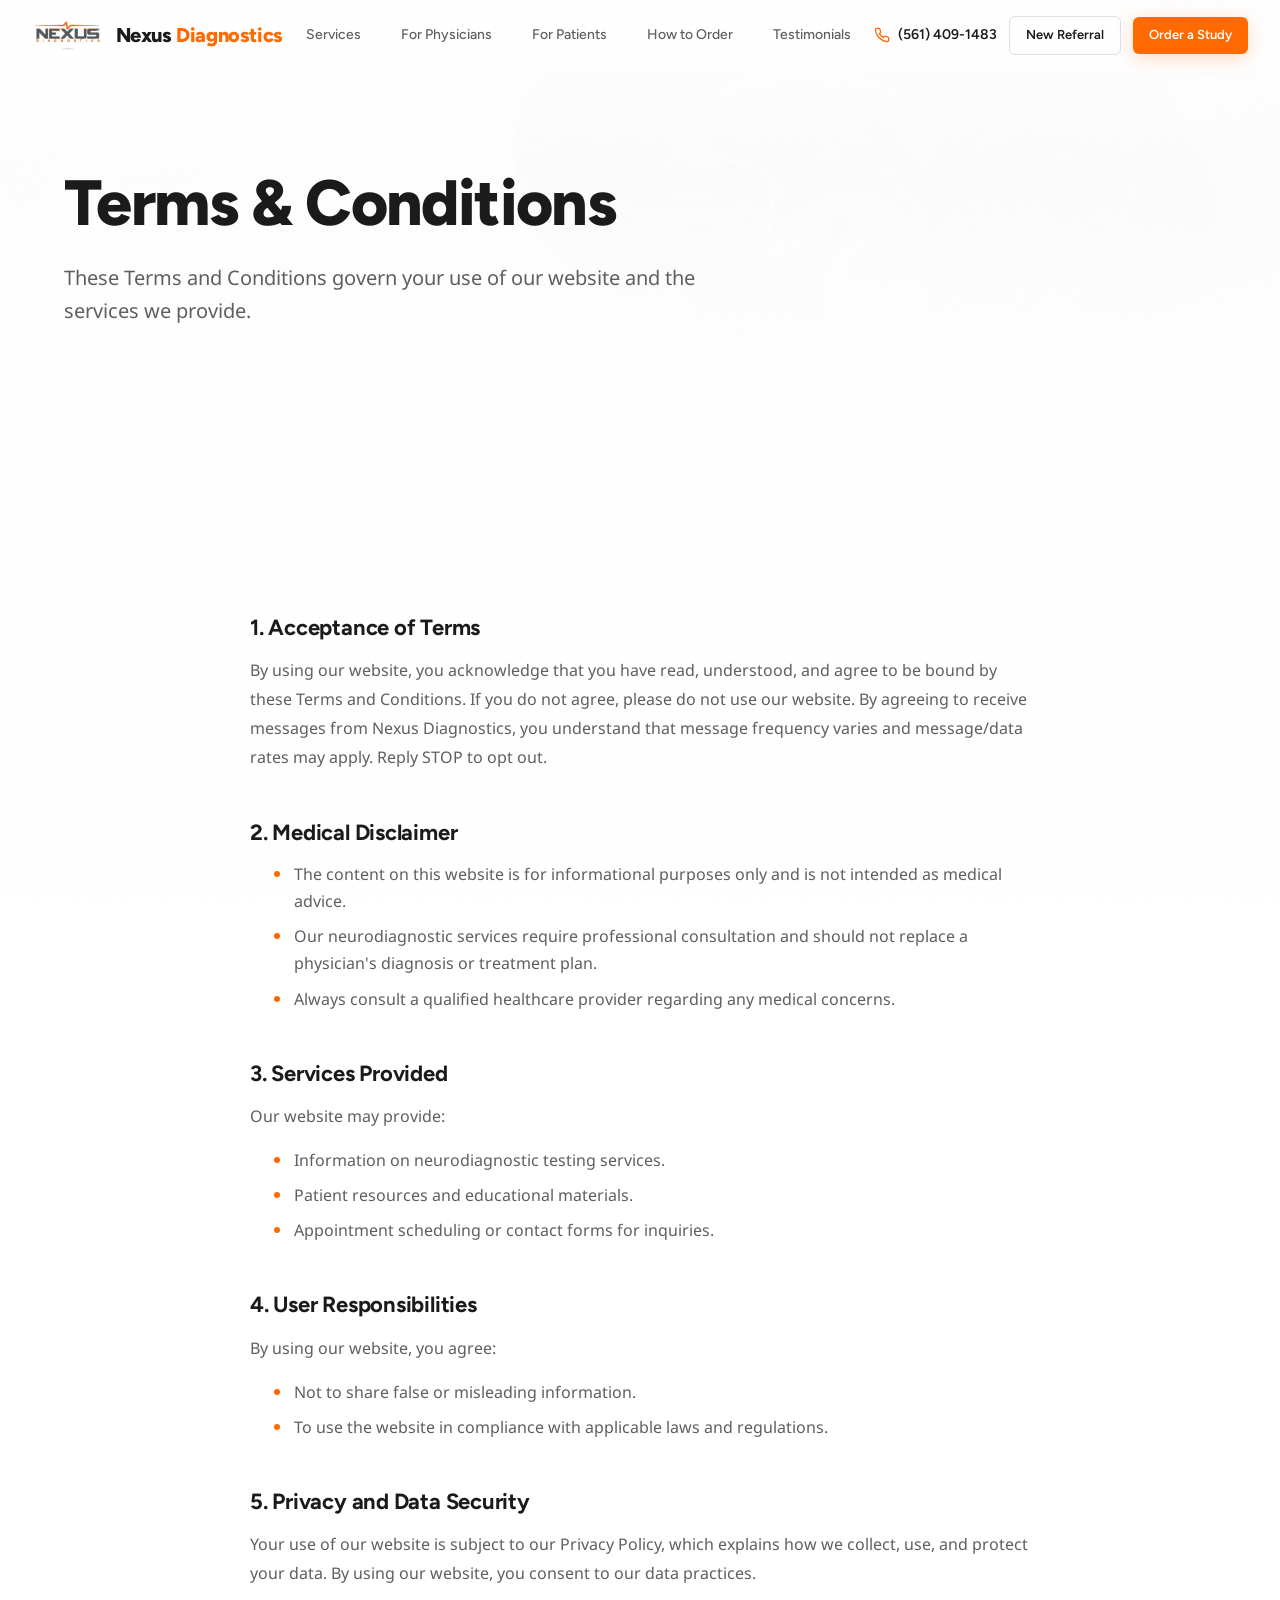
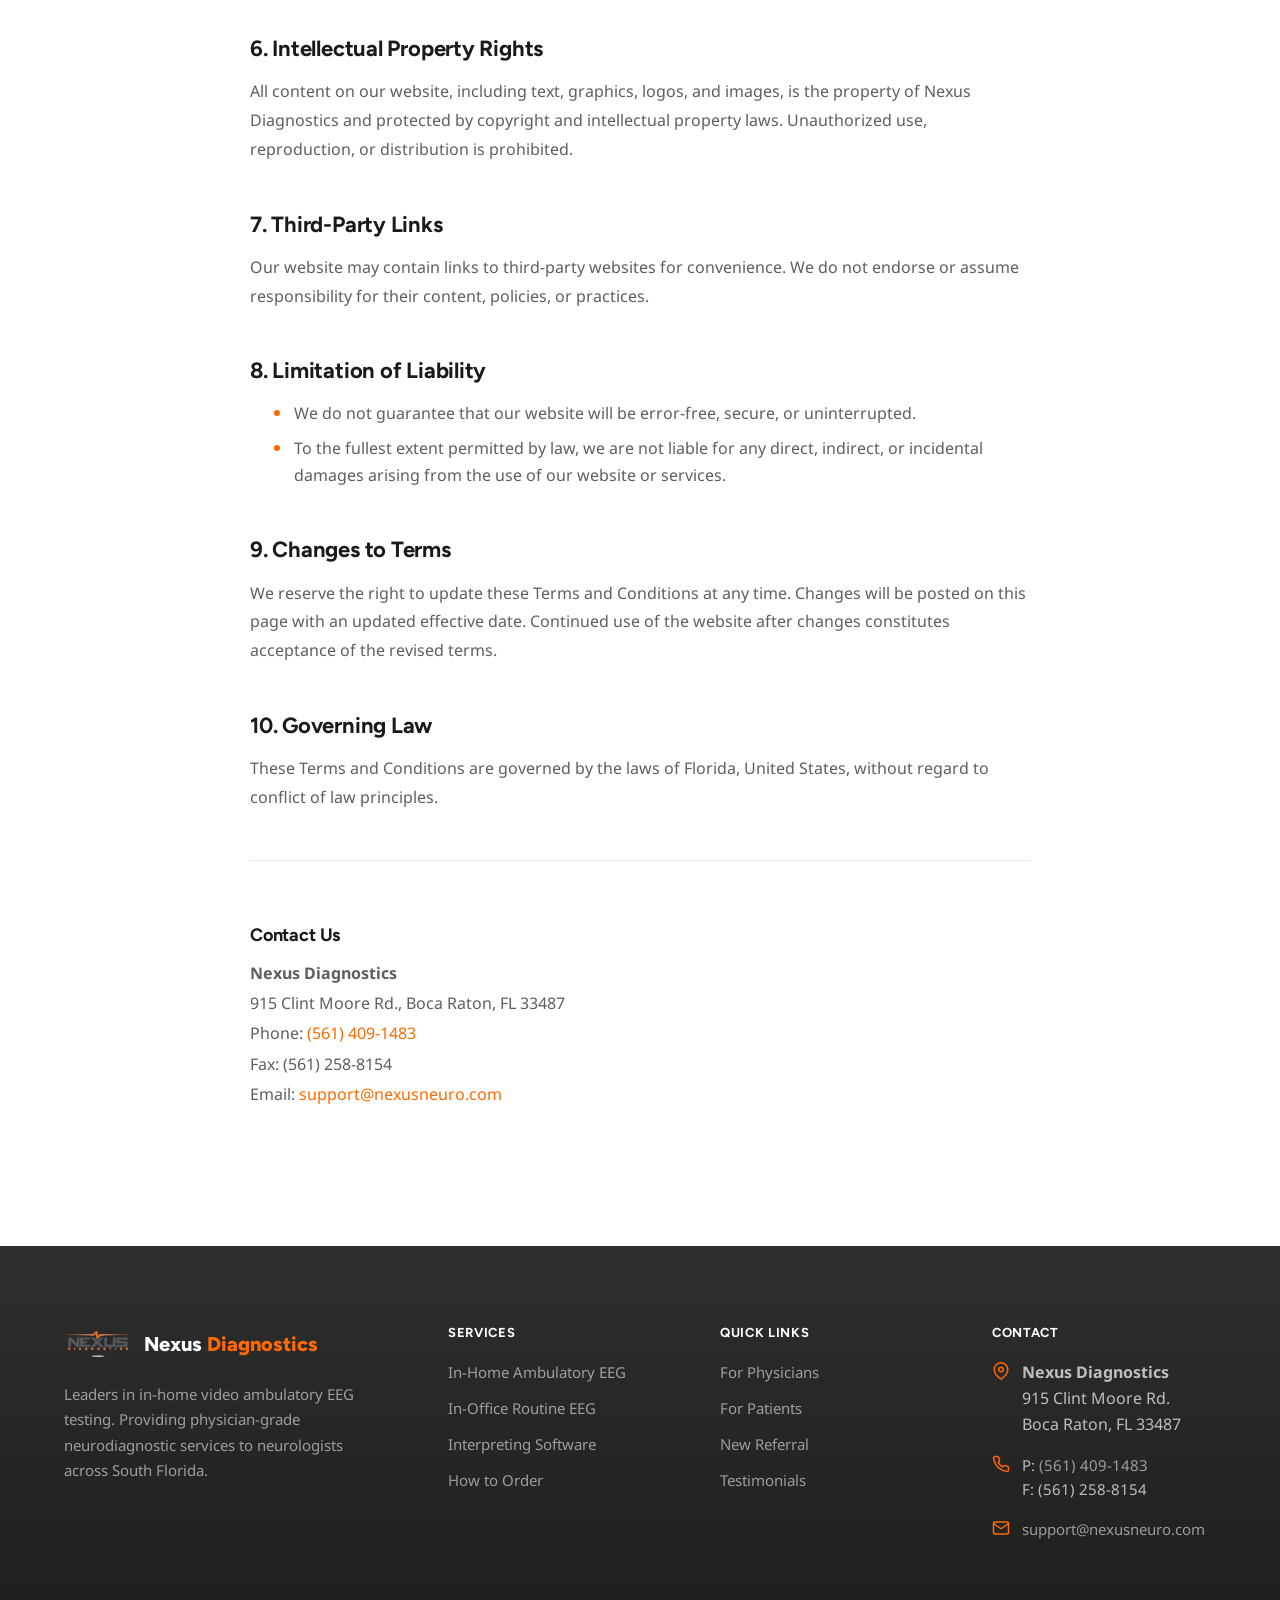
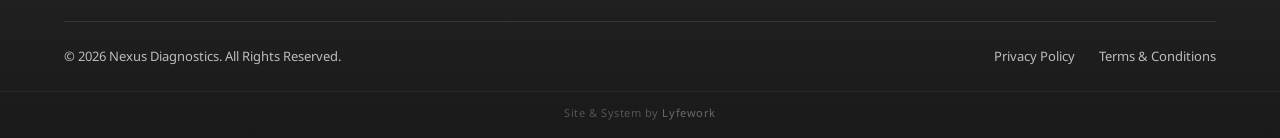
<file: pages/terms.html>
<!doctype html>
<html lang="en">
  <head>
    <meta charset="UTF-8" />
    <meta name="viewport" content="width=device-width, initial-scale=1.0" />
    <title>Terms &amp; Conditions | Nexus Diagnostics | Boca Raton, FL</title>
    <meta
      name="description"
      content="Terms and conditions for using the Nexus Diagnostics website and neurodiagnostic services. Boca Raton, FL."
    />
    <link rel="canonical" href="https://www.nexusneuro.com/terms" />

    <!-- Open Graph -->
    <meta
      property="og:title"
      content="Terms &amp; Conditions | Nexus Diagnostics"
    />
    <meta
      property="og:description"
      content="Terms and conditions for using the Nexus Diagnostics website and neurodiagnostic services. Boca Raton, FL."
    />
    <meta property="og:url" content="https://www.nexusneuro.com/terms" />
    <meta property="og:type" content="website" />
    <meta property="og:site_name" content="Nexus Diagnostics" />

    <!-- Twitter -->
    <meta name="twitter:card" content="summary_large_image" />
    <meta
      name="twitter:title"
      content="Terms &amp; Conditions | Nexus Diagnostics"
    />
    <meta
      name="twitter:description"
      content="Terms and conditions for using the Nexus Diagnostics website and neurodiagnostic services. Boca Raton, FL."
    />

    <!-- Fonts -->
    <link rel="preconnect" href="https://fonts.googleapis.com" />
    <link rel="preconnect" href="https://fonts.gstatic.com" crossorigin />
    <link
      href="https://fonts.googleapis.com/css2?family=Figtree:wght@400;500;600;700;800&family=Noto+Sans:wght@400;500;600;700&display=swap"
      rel="stylesheet"
    />

    <!-- Favicon -->
    <link rel="icon" href="data:image/svg+xml,<svg xmlns='http://www.w3.org/2000/svg' viewBox='0 0 100 100'><rect rx='20' width='100' height='100' fill='%23FF6900'/><text x='50' y='72' font-size='60' font-family='system-ui' font-weight='800' fill='white' text-anchor='middle'>N</text></svg>" type="image/svg+xml" />

    <!-- Styles -->
    <link rel="stylesheet" href="../css/main.css" />
  </head>
  <body class="noise">
    <!-- Skip to Content -->
    <a href="#main-content" class="skip-to-content">Skip to content</a>
    <!-- Scroll Progress -->
    <div class="scroll-progress" aria-hidden="true"></div>

    <!-- Header -->
    <header class="site-header" role="banner">
      <div class="header-inner">
        <a
          href="../index.html"
          class="header-logo"
          aria-label="Nexus Diagnostics Home"
        >
          <img
            src="../assets/images/nexus-logo.png"
            alt="Nexus Diagnostics"
            width="160"
            height="64"
          />
          <div class="header-logo-text">Nexus <span>Diagnostics</span></div>
        </a>

        <nav class="header-nav" aria-label="Main navigation">
          <a href="services.html">Services</a>
          <a href="physicians.html">For Physicians</a>
          <a href="patients.html">For Patients</a>
          <a href="ordering.html">How to Order</a>
          <a href="testimonials.html">Testimonials</a>
        </nav>

        <div class="header-ctas">
          <a
            href="tel:5614091483"
            class="header-phone"
            aria-label="Call Nexus Diagnostics"
          >
            <svg
              xmlns="http://www.w3.org/2000/svg"
              width="16"
              height="16"
              viewBox="0 0 24 24"
              fill="none"
              stroke="currentColor"
              stroke-width="2"
              stroke-linecap="round"
              stroke-linejoin="round"
            >
              <path
                d="M22 16.92v3a2 2 0 0 1-2.18 2 19.79 19.79 0 0 1-8.63-3.07 19.5 19.5 0 0 1-6-6 19.79 19.79 0 0 1-3.07-8.67A2 2 0 0 1 4.11 2h3a2 2 0 0 1 2 1.72 12.84 12.84 0 0 0 .7 2.81 2 2 0 0 1-.45 2.11L8.09 9.91a16 16 0 0 0 6 6l1.27-1.27a2 2 0 0 1 2.11-.45 12.84 12.84 0 0 0 2.81.7A2 2 0 0 1 22 16.92z"
              />
            </svg>
            (561) 409-1483
          </a>
          <a href="referral.html" class="btn btn-outline btn-sm"
            >New Referral</a
          >
          <a href="ordering.html" class="btn btn-primary btn-sm btn-shine"
            >Order a Study</a
          >
        </div>

        <button
          class="menu-toggle"
          aria-label="Open menu"
          aria-expanded="false"
        >
          <span></span><span></span><span></span>
        </button>
      </div>
    </header>

    <!-- Mobile Navigation -->
    <nav class="mobile-nav" aria-label="Mobile navigation">
      <a href="../index.html">Home</a>
      <a href="services.html">Services</a>
      <a href="physicians.html">For Physicians</a>
      <a href="patients.html">For Patients</a>
      <a href="ordering.html">How to Order</a>
      <a href="testimonials.html">Testimonials</a>
      <a href="referral.html">New Referral</a>
      <a href="tel:5614091483" class="btn btn-outline">(561) 409-1483</a>
      <a href="ordering.html" class="btn btn-primary btn-shine"
        >Order a Study</a
      >
    </nav>

    <main id="main-content">
    <!-- Hero Section -->
    <section class="hero hero-sub hero-with-image">
      <div class="hero-bg-image" aria-hidden="true">
        <img
          src="../assets/images/medical-technology.jpg"
          alt=""
          width="1200"
          height="800"
          loading="eager"
        />
      </div>
      <div class="container">
        <div class="hero-content" style="max-width: 720px">
          <h1 class="h-display hero-title blur-reveal">
            Terms &amp; Conditions
          </h1>
          <p class="hero-subtitle reveal">
            These Terms and Conditions govern your use of our website and the
            services we provide.
          </p>
        </div>
      </div>
    </section>

    <!-- Legal Content -->
    <section class="section">
      <div class="container">
        <div class="legal-content reveal">
          <h2>1. Acceptance of Terms</h2>
          <p>
            By using our website, you acknowledge that you have read,
            understood, and agree to be bound by these Terms and Conditions. If
            you do not agree, please do not use our website. By agreeing to
            receive messages from Nexus Diagnostics, you understand that message
            frequency varies and message/data rates may apply. Reply STOP to opt
            out.
          </p>

          <h2>2. Medical Disclaimer</h2>
          <ul>
            <li>
              The content on this website is for informational purposes only and
              is not intended as medical advice.
            </li>
            <li>
              Our neurodiagnostic services require professional consultation and
              should not replace a physician's diagnosis or treatment plan.
            </li>
            <li>
              Always consult a qualified healthcare provider regarding any
              medical concerns.
            </li>
          </ul>

          <h2>3. Services Provided</h2>
          <p>Our website may provide:</p>
          <ul>
            <li>Information on neurodiagnostic testing services.</li>
            <li>Patient resources and educational materials.</li>
            <li>Appointment scheduling or contact forms for inquiries.</li>
          </ul>

          <h2>4. User Responsibilities</h2>
          <p>By using our website, you agree:</p>
          <ul>
            <li>Not to share false or misleading information.</li>
            <li>
              To use the website in compliance with applicable laws and
              regulations.
            </li>
          </ul>

          <h2>5. Privacy and Data Security</h2>
          <p>
            Your use of our website is subject to our
            <a href="privacy-policy.html">Privacy Policy</a>, which explains how
            we collect, use, and protect your data. By using our website, you
            consent to our data practices.
          </p>

          <h2>6. Intellectual Property Rights</h2>
          <p>
            All content on our website, including text, graphics, logos, and
            images, is the property of Nexus Diagnostics and protected by
            copyright and intellectual property laws. Unauthorized use,
            reproduction, or distribution is prohibited.
          </p>

          <h2>7. Third-Party Links</h2>
          <p>
            Our website may contain links to third-party websites for
            convenience. We do not endorse or assume responsibility for their
            content, policies, or practices.
          </p>

          <h2>8. Limitation of Liability</h2>
          <ul>
            <li>
              We do not guarantee that our website will be error-free, secure,
              or uninterrupted.
            </li>
            <li>
              To the fullest extent permitted by law, we are not liable for any
              direct, indirect, or incidental damages arising from the use of
              our website or services.
            </li>
          </ul>

          <h2>9. Changes to Terms</h2>
          <p>
            We reserve the right to update these Terms and Conditions at any
            time. Changes will be posted on this page with an updated effective
            date. Continued use of the website after changes constitutes
            acceptance of the revised terms.
          </p>

          <h2>10. Governing Law</h2>
          <p>
            These Terms and Conditions are governed by the laws of Florida,
            United States, without regard to conflict of law principles.
          </p>

          <div class="legal-contact">
            <h3>Contact Us</h3>
            <p>
              <strong>Nexus Diagnostics</strong><br />
              915 Clint Moore Rd., Boca Raton, FL 33487<br />
              Phone: <a href="tel:5614091483">(561) 409-1483</a><br />
              Fax: (561) 258-8154<br />
              Email:
              <a href="mailto:support@nexusneuro.com">support@nexusneuro.com</a>
            </p>
          </div>
        </div>
      </div>
    </section>

    </main>

    <!-- Back to Top -->
    <button class="back-to-top" aria-label="Back to top">
      <svg xmlns="http://www.w3.org/2000/svg" width="20" height="20" viewBox="0 0 24 24" fill="none" stroke="currentColor" stroke-width="2.5" stroke-linecap="round" stroke-linejoin="round"><polyline points="18 15 12 9 6 15"/></svg>
    </button>

    <!-- Footer -->
    <footer class="site-footer">
      <div class="container">
        <div class="footer-top">
          <div class="footer-brand reveal">
            <div class="footer-logo">
              <img
                src="../assets/images/nexus-logo.png"
                alt="Nexus Diagnostics"
                width="140"
                height="56"
              />
              <div class="footer-logo-text">Nexus <span>Diagnostics</span></div>
            </div>
            <p>
              Leaders in in-home video ambulatory EEG testing. Providing
              physician-grade neurodiagnostic services to neurologists across
              South Florida.
            </p>
          </div>

          <div class="reveal">
            <h4 class="footer-heading">Services</h4>
            <div class="footer-links">
              <a href="services.html">In-Home Ambulatory EEG</a>
              <a href="services.html">In-Office Routine EEG</a>
              <a href="services.html">Interpreting Software</a>
              <a href="ordering.html">How to Order</a>
            </div>
          </div>

          <div class="reveal">
            <h4 class="footer-heading">Quick Links</h4>
            <div class="footer-links">
              <a href="physicians.html">For Physicians</a>
              <a href="patients.html">For Patients</a>
              <a href="referral.html">New Referral</a>
              <a href="testimonials.html">Testimonials</a>
            </div>
          </div>

          <div class="reveal">
            <h4 class="footer-heading">Contact</h4>
            <div class="footer-contact-item">
              <svg
                xmlns="http://www.w3.org/2000/svg"
                width="18"
                height="18"
                viewBox="0 0 24 24"
                fill="none"
                stroke="currentColor"
                stroke-width="2"
                stroke-linecap="round"
                stroke-linejoin="round"
              >
                <path d="M21 10c0 7-9 13-9 13s-9-6-9-13a9 9 0 0 1 18 0z" />
                <circle cx="12" cy="10" r="3" />
              </svg>
              <address style="font-style: normal">
                <strong>Nexus Diagnostics</strong><br />915 Clint Moore Rd.<br />Boca
                Raton, FL 33487
              </address>
            </div>
            <div class="footer-contact-item">
              <svg
                xmlns="http://www.w3.org/2000/svg"
                width="18"
                height="18"
                viewBox="0 0 24 24"
                fill="none"
                stroke="currentColor"
                stroke-width="2"
                stroke-linecap="round"
                stroke-linejoin="round"
              >
                <path
                  d="M22 16.92v3a2 2 0 0 1-2.18 2 19.79 19.79 0 0 1-8.63-3.07 19.5 19.5 0 0 1-6-6 19.79 19.79 0 0 1-3.07-8.67A2 2 0 0 1 4.11 2h3a2 2 0 0 1 2 1.72 12.84 12.84 0 0 0 .7 2.81 2 2 0 0 1-.45 2.11L8.09 9.91a16 16 0 0 0 6 6l1.27-1.27a2 2 0 0 1 2.11-.45 12.84 12.84 0 0 0 2.81.7A2 2 0 0 1 22 16.92z"
                />
              </svg>
              <span
                >P: <a href="tel:5614091483">(561) 409-1483</a><br />F: (561)
                258-8154</span
              >
            </div>
            <div class="footer-contact-item">
              <svg
                xmlns="http://www.w3.org/2000/svg"
                width="18"
                height="18"
                viewBox="0 0 24 24"
                fill="none"
                stroke="currentColor"
                stroke-width="2"
                stroke-linecap="round"
                stroke-linejoin="round"
              >
                <path
                  d="M4 4h16c1.1 0 2 .9 2 2v12c0 1.1-.9 2-2 2H4c-1.1 0-2-.9-2-2V6c0-1.1.9-2 2-2z"
                />
                <polyline points="22,6 12,13 2,6" />
              </svg>
              <span
                ><a href="mailto:support@nexusneuro.com"
                  >support@nexusneuro.com</a
                ></span
              >
            </div>
          </div>
        </div>

        <div class="footer-bottom">
          <span
            >&copy; <span data-year></span> Nexus Diagnostics. All Rights
            Reserved.</span
          >
          <div class="footer-legal">
            <a href="privacy-policy.html">Privacy Policy</a>
            <a href="terms.html">Terms &amp; Conditions</a>
          </div>
        </div>
      </div>

      <div class="lyf-credit">
        Site &amp; System by
        <a href="https://lyfework.io" target="_blank" rel="noopener"
          >Lyfework</a
        >
      </div>
    </footer>

    <!-- Mobile Sticky CTA -->
    <div class="mobile-cta-bar">
      <a href="tel:5614091483" class="btn btn-outline btn-sm">Call Now</a>
      <a href="ordering.html" class="btn btn-primary btn-sm btn-shine">Order a Study</a>
    </div>

    <script src="../js/main.js"></script>
  </body>
</html>
</file>
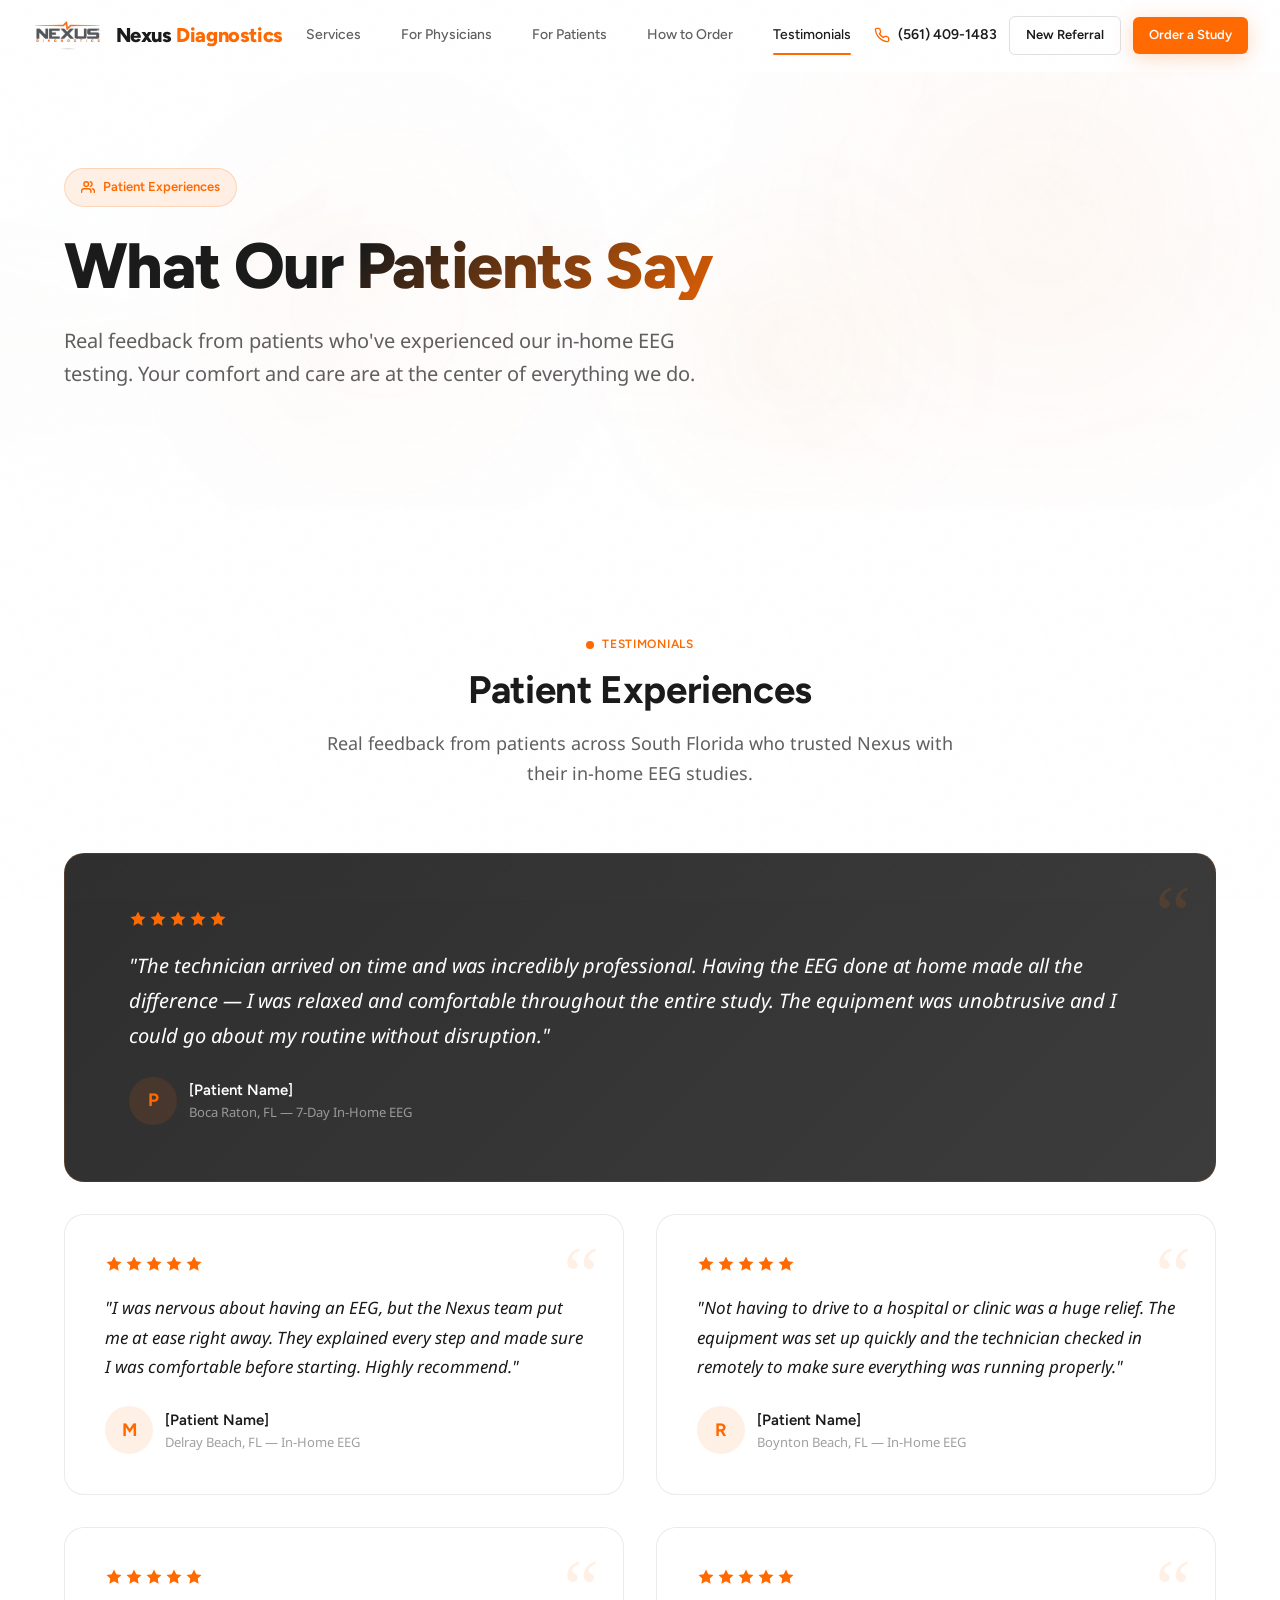
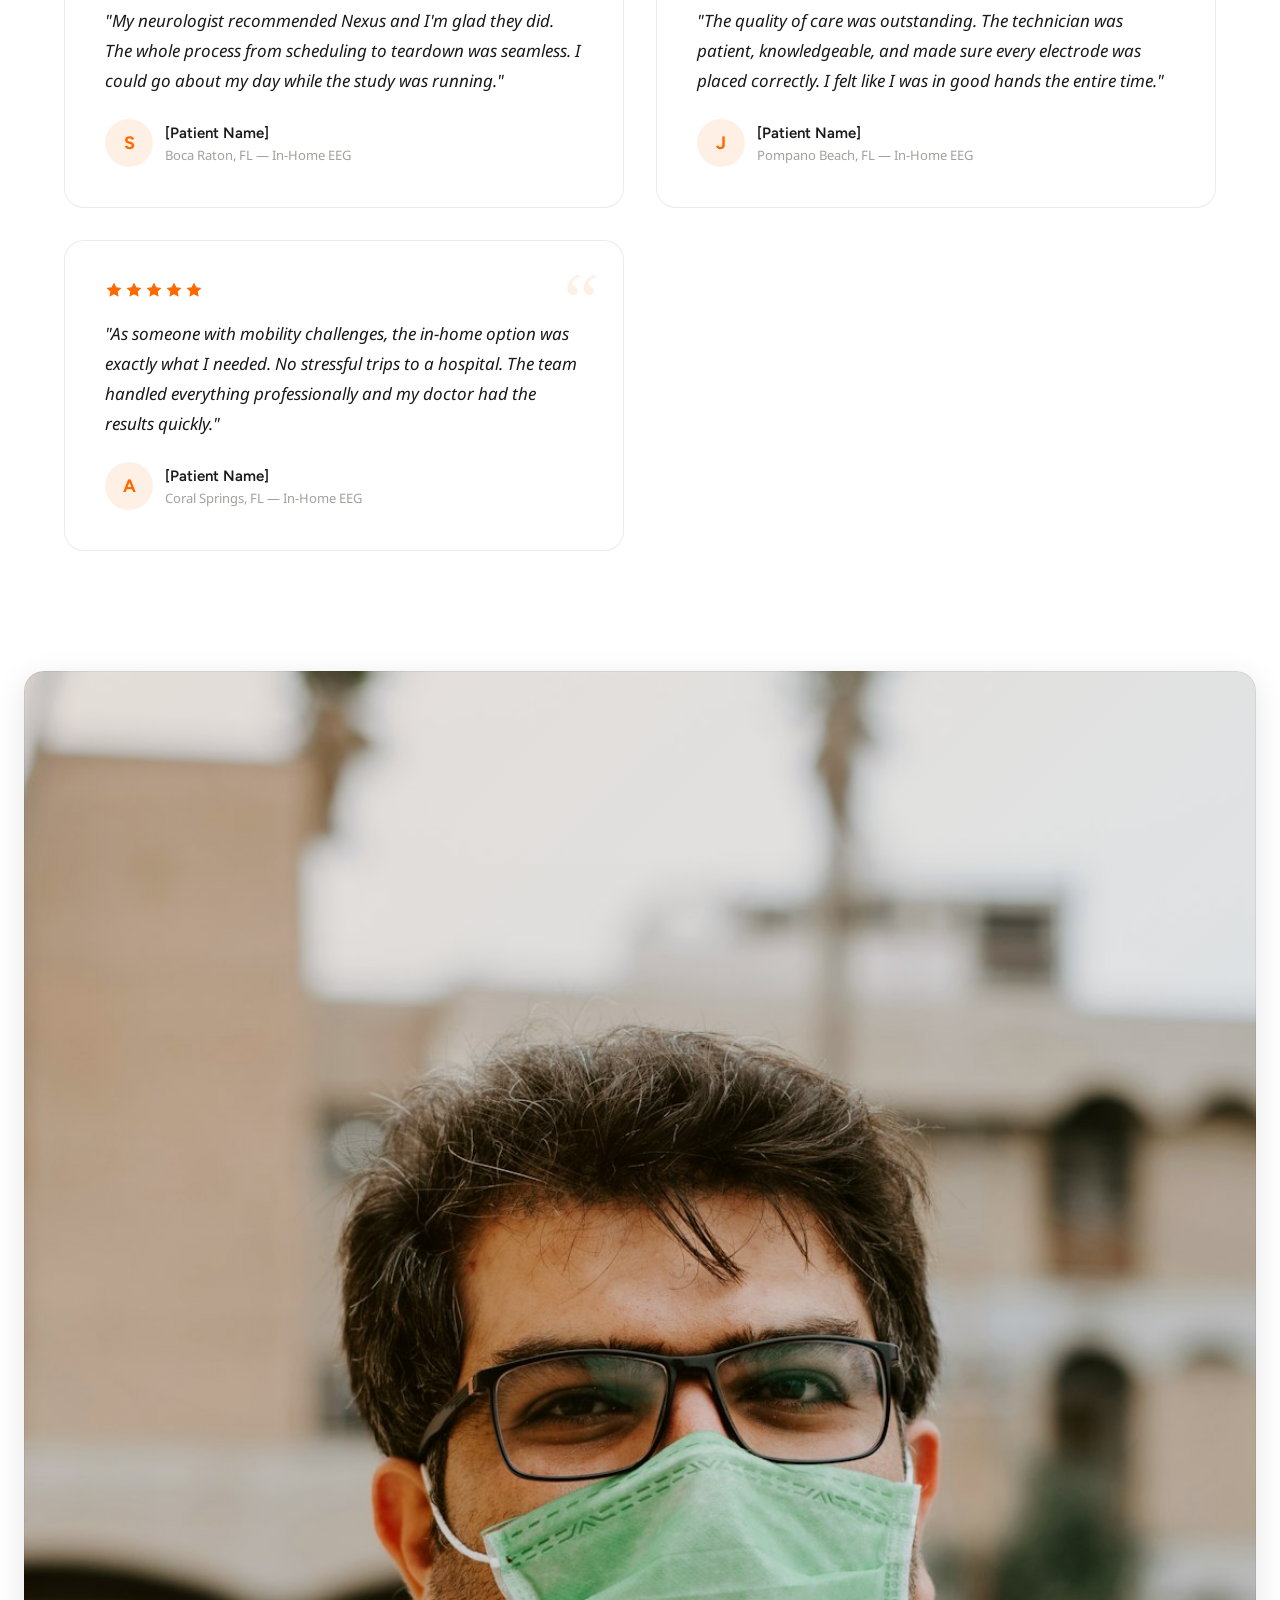
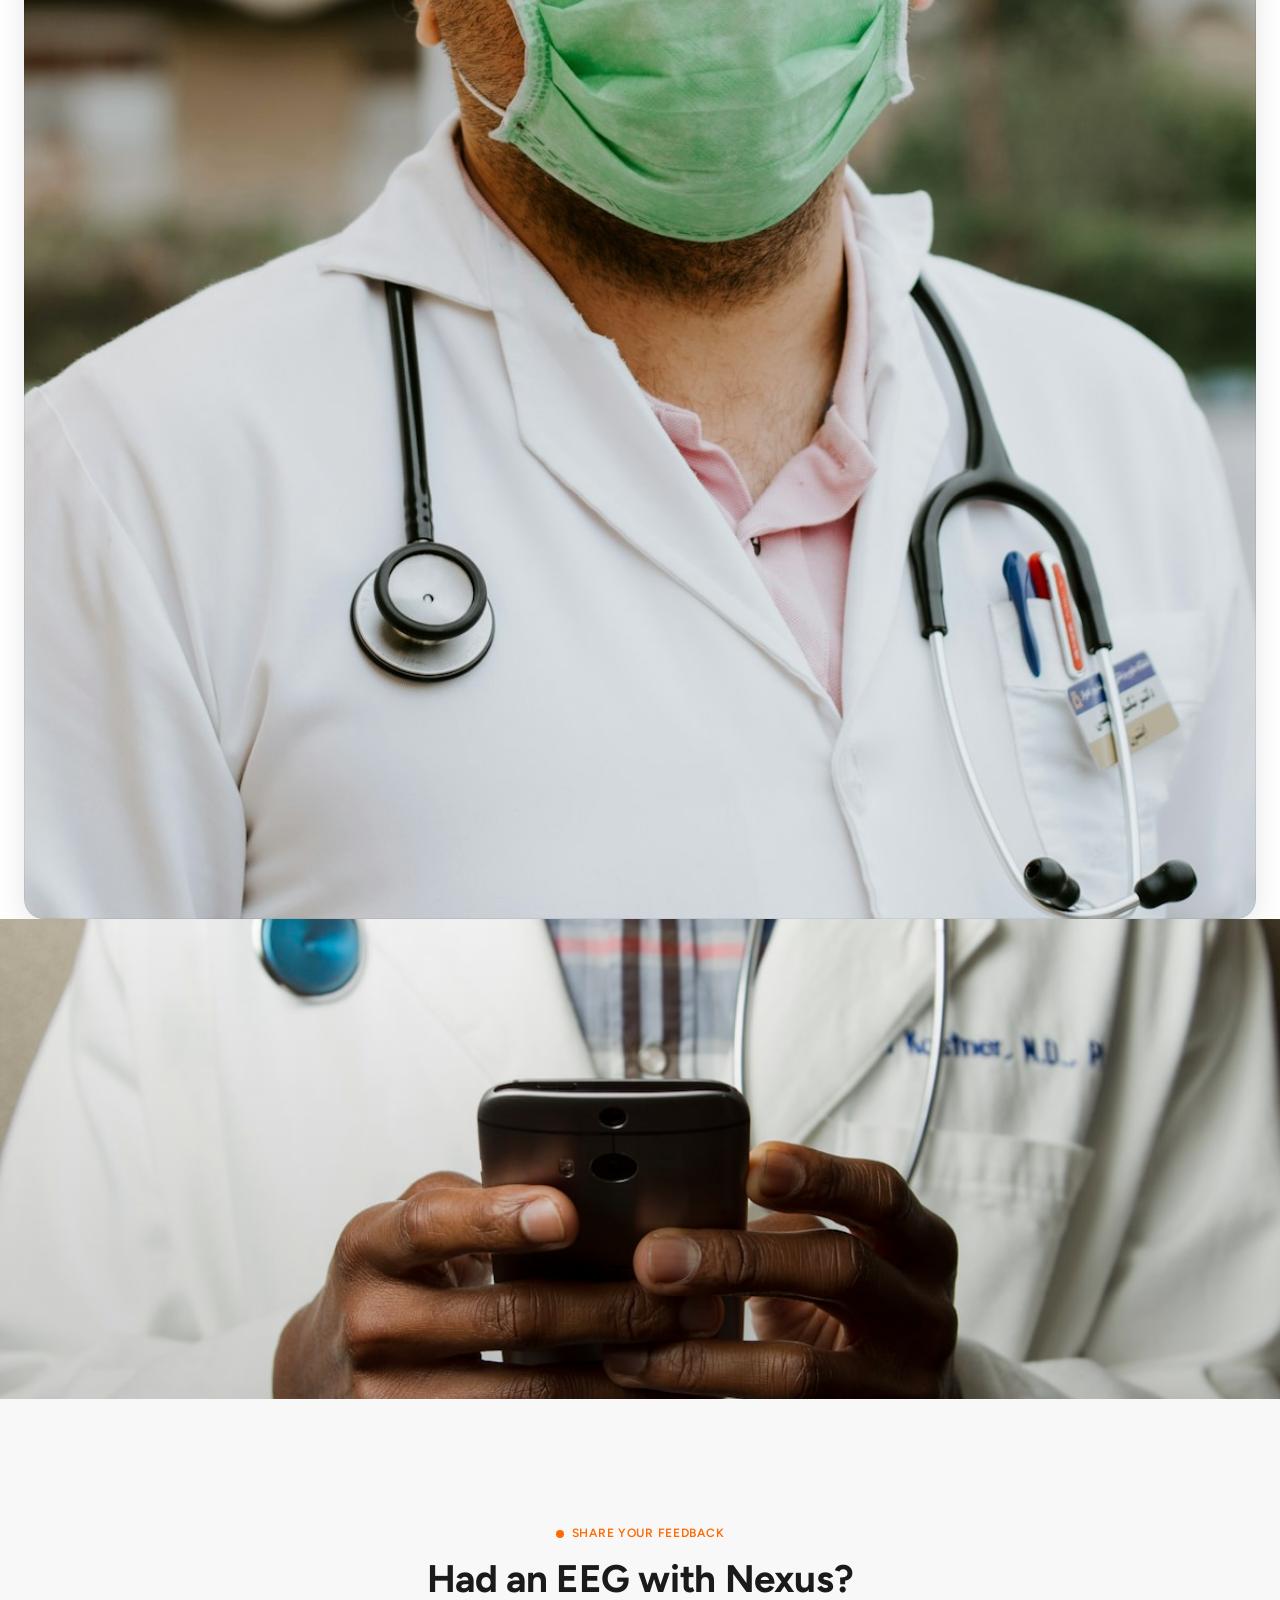
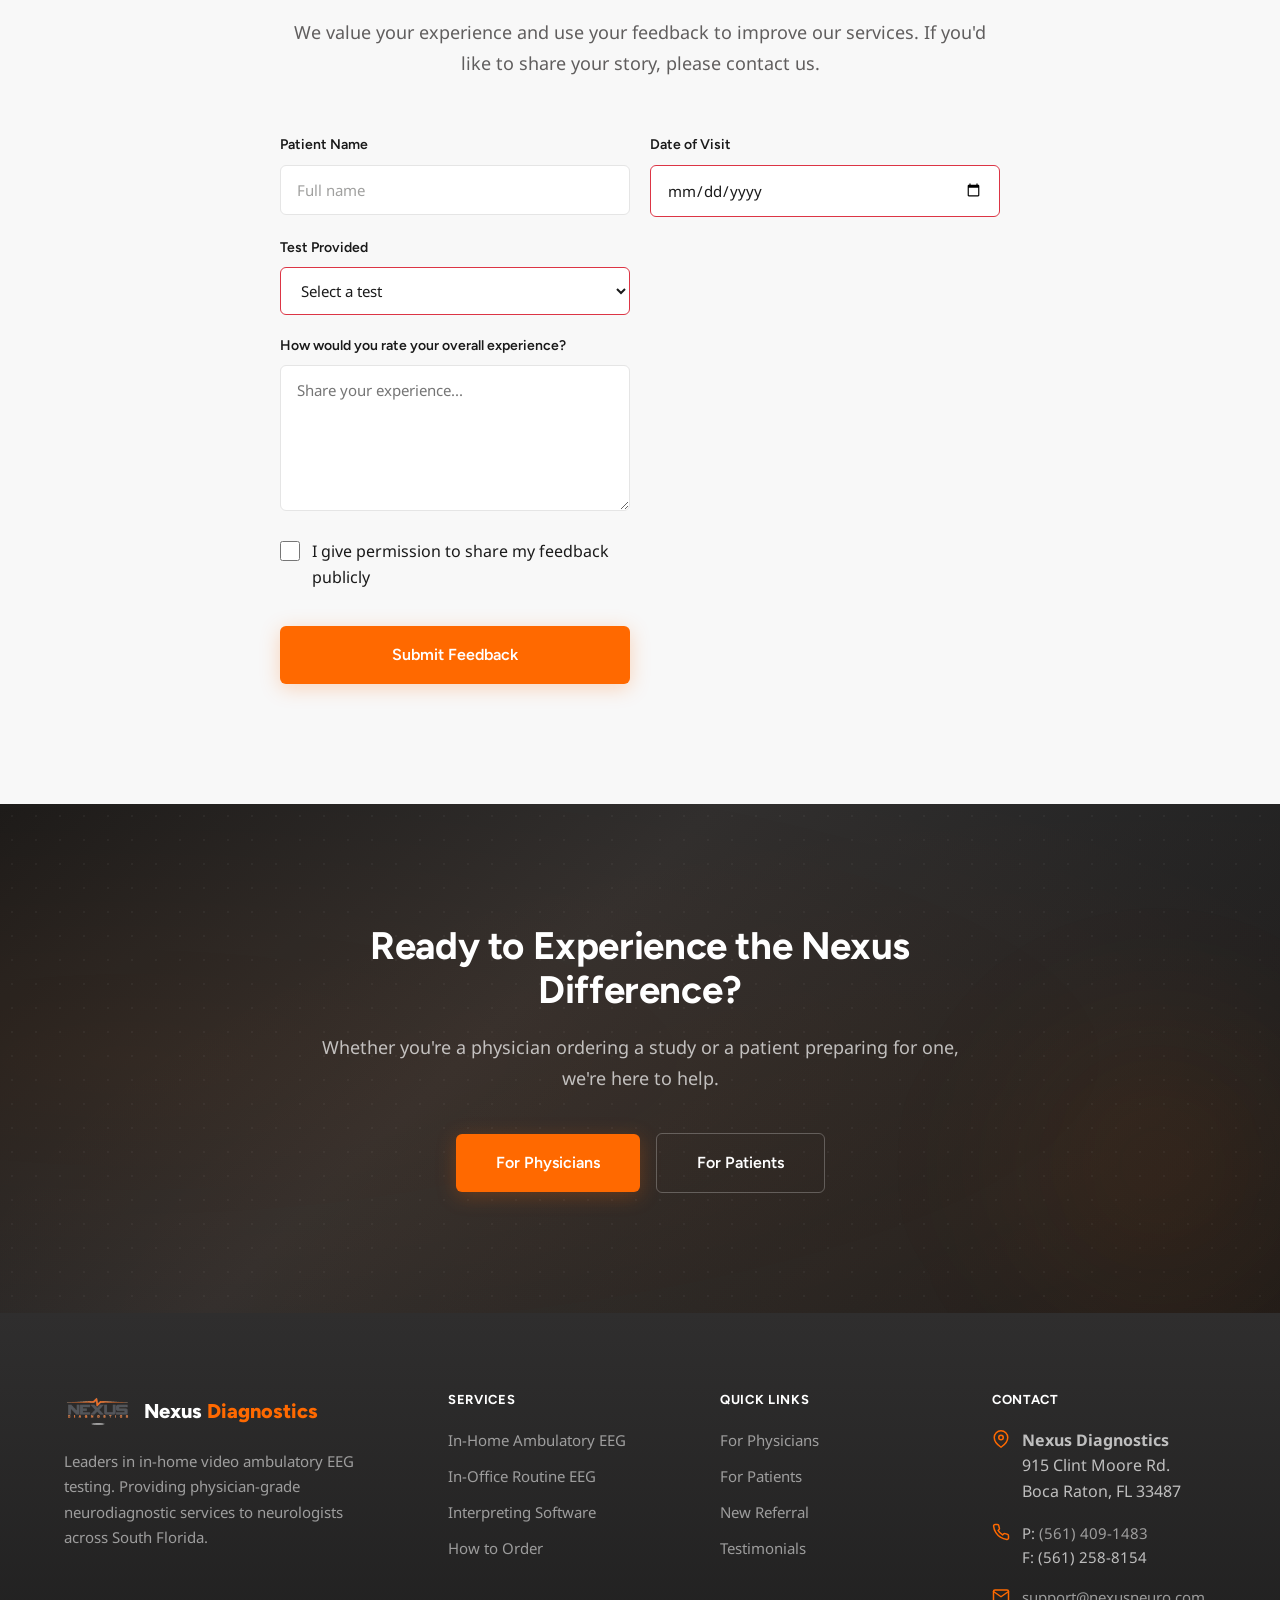
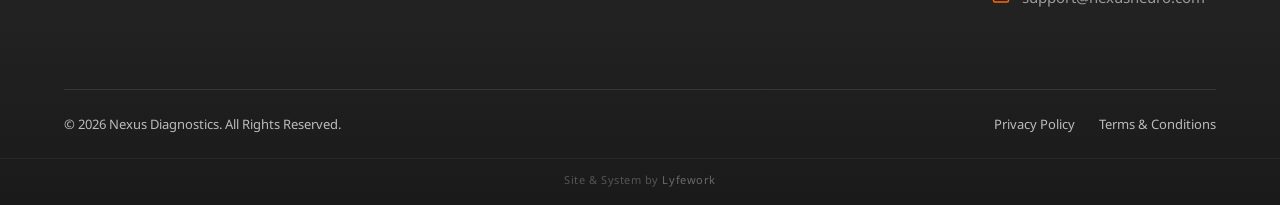
<file: pages/testimonials.html>
<!doctype html>
<html lang="en">
  <head>
    <meta charset="UTF-8" />
    <meta name="viewport" content="width=device-width, initial-scale=1.0" />
    <title>Patient Testimonials | Nexus Diagnostics | Boca Raton, FL</title>
    <meta
      name="description"
      content="Read what patients say about their in-home EEG experience with Nexus Diagnostics. Real feedback from real patients across South Florida."
    />
    <link rel="canonical" href="https://www.nexusneuro.com/testimonials" />

    <!-- Open Graph -->
    <meta
      property="og:title"
      content="Patient Testimonials | Nexus Diagnostics"
    />
    <meta
      property="og:description"
      content="Read what patients say about their in-home EEG experience with Nexus Diagnostics. Real feedback from real patients across South Florida."
    />
    <meta property="og:url" content="https://www.nexusneuro.com/testimonials" />
    <meta property="og:type" content="website" />
    <meta property="og:site_name" content="Nexus Diagnostics" />

    <!-- Twitter -->
    <meta name="twitter:card" content="summary_large_image" />
    <meta
      name="twitter:title"
      content="Patient Testimonials | Nexus Diagnostics"
    />
    <meta
      name="twitter:description"
      content="Read what patients say about their in-home EEG experience with Nexus Diagnostics. Real feedback from real patients across South Florida."
    />

    <!-- Fonts -->
    <link rel="preconnect" href="https://fonts.googleapis.com" />
    <link rel="preconnect" href="https://fonts.gstatic.com" crossorigin />
    <link
      href="https://fonts.googleapis.com/css2?family=Figtree:wght@400;500;600;700;800&family=Noto+Sans:wght@400;500;600;700&display=swap"
      rel="stylesheet"
    />

    <!-- Favicon -->
    <link
      rel="icon"
      href="data:image/svg+xml,<svg xmlns='http://www.w3.org/2000/svg' viewBox='0 0 100 100'><rect rx='20' width='100' height='100' fill='%23FF6900'/><text x='50' y='72' font-size='60' font-family='system-ui' font-weight='800' fill='white' text-anchor='middle'>N</text></svg>"
      type="image/svg+xml"
    />

    <!-- Styles -->
    <link rel="stylesheet" href="../css/main.css" />
  </head>
  <body class="noise">
    <!-- Skip to Content -->
    <a href="#main-content" class="skip-to-content">Skip to content</a>
    <!-- Scroll Progress -->
    <div class="scroll-progress" aria-hidden="true"></div>

    <!-- Header -->
    <header class="site-header" role="banner">
      <div class="header-inner">
        <a
          href="../index.html"
          class="header-logo"
          aria-label="Nexus Diagnostics Home"
        >
          <img
            src="../assets/images/nexus-logo.png"
            alt="Nexus Diagnostics"
            width="160"
            height="64"
          />
          <div class="header-logo-text">Nexus <span>Diagnostics</span></div>
        </a>

        <nav class="header-nav" aria-label="Main navigation">
          <a href="services.html">Services</a>
          <a href="physicians.html">For Physicians</a>
          <a href="patients.html">For Patients</a>
          <a href="ordering.html">How to Order</a>
          <a href="testimonials.html" class="active">Testimonials</a>
        </nav>

        <div class="header-ctas">
          <a
            href="tel:5614091483"
            class="header-phone"
            aria-label="Call Nexus Diagnostics"
          >
            <svg
              xmlns="http://www.w3.org/2000/svg"
              width="16"
              height="16"
              viewBox="0 0 24 24"
              fill="none"
              stroke="currentColor"
              stroke-width="2"
              stroke-linecap="round"
              stroke-linejoin="round"
            >
              <path
                d="M22 16.92v3a2 2 0 0 1-2.18 2 19.79 19.79 0 0 1-8.63-3.07 19.5 19.5 0 0 1-6-6 19.79 19.79 0 0 1-3.07-8.67A2 2 0 0 1 4.11 2h3a2 2 0 0 1 2 1.72 12.84 12.84 0 0 0 .7 2.81 2 2 0 0 1-.45 2.11L8.09 9.91a16 16 0 0 0 6 6l1.27-1.27a2 2 0 0 1 2.11-.45 12.84 12.84 0 0 0 2.81.7A2 2 0 0 1 22 16.92z"
              />
            </svg>
            (561) 409-1483
          </a>
          <a href="referral.html" class="btn btn-outline btn-sm"
            >New Referral</a
          >
          <a href="ordering.html" class="btn btn-primary btn-sm btn-shine"
            >Order a Study</a
          >
        </div>

        <button
          class="menu-toggle"
          aria-label="Open menu"
          aria-expanded="false"
        >
          <span></span><span></span><span></span>
        </button>
      </div>
    </header>

    <!-- Mobile Navigation -->
    <nav class="mobile-nav" aria-label="Mobile navigation">
      <a href="../index.html">Home</a>
      <a href="services.html">Services</a>
      <a href="physicians.html">For Physicians</a>
      <a href="patients.html">For Patients</a>
      <a href="ordering.html">How to Order</a>
      <a href="testimonials.html">Testimonials</a>
      <a href="referral.html">New Referral</a>
      <a href="tel:5614091483" class="btn btn-outline">(561) 409-1483</a>
      <a href="ordering.html" class="btn btn-primary btn-shine"
        >Order a Study</a
      >
    </nav>

    <main id="main-content">
      <!-- Hero Section -->
      <section class="hero hero-sub hero-with-image bg-dots-light">
        <div class="hero-bg-image" aria-hidden="true">
          <img
            src="../assets/images/doctor-patient.jpg"
            alt=""
            width="1200"
            height="800"
            loading="eager"
          />
        </div>
        <!-- Animated Gradient Mesh -->
        <div class="hero-mesh" aria-hidden="true">
          <div class="hero-mesh-orb"></div>
        </div>
        <div class="container">
          <div class="hero-content" style="max-width: 720px">
            <div class="hero-badge hero-badge-float reveal">
              <svg
                xmlns="http://www.w3.org/2000/svg"
                width="14"
                height="14"
                viewBox="0 0 24 24"
                fill="none"
                stroke="currentColor"
                stroke-width="2.5"
                stroke-linecap="round"
                stroke-linejoin="round"
              >
                <path d="M17 21v-2a4 4 0 0 0-4-4H5a4 4 0 0 0-4 4v2" />
                <circle cx="9" cy="7" r="4" />
                <path d="M23 21v-2a4 4 0 0 0-3-3.87" />
                <path d="M16 3.13a4 4 0 0 1 0 7.75" />
              </svg>
              Patient Experiences
            </div>
            <h1 class="h-display hero-title blur-reveal gradient-text">
              What Our Patients Say
            </h1>
            <p class="hero-subtitle reveal">
              Real feedback from patients who've experienced our in-home EEG
              testing. Your comfort and care are at the center of everything we
              do.
            </p>
          </div>
        </div>
      </section>

      <!-- SVG Defs (reusable star) -->
      <svg xmlns="http://www.w3.org/2000/svg" style="display: none">
        <symbol id="star-icon" viewBox="0 0 24 24">
          <polygon
            points="12 2 15.09 8.26 22 9.27 17 14.14 18.18 21.02 12 17.77 5.82 21.02 7 14.14 2 9.27 8.91 8.26 12 2"
            fill="currentColor"
          />
        </symbol>
      </svg>

      <!-- Testimonials Grid Section -->
      <section class="section" id="testimonials">
        <div class="container">
          <div
            class="text-center reveal"
            style="max-width: 640px; margin: 0 auto var(--space-11)"
          >
            <span class="label">Testimonials</span>
            <h2 class="h2" style="margin-top: var(--space-3)">
              Patient Experiences
            </h2>
            <p class="body-lg text-muted" style="margin-top: var(--space-4)">
              Real feedback from patients across South Florida who trusted Nexus
              with their in-home EEG studies.
            </p>
          </div>

          <div class="grid grid-2 stagger">
            <!-- FEATURED: Full-width highlight card -->
            <!-- PLACEHOLDER: Replace with actual patient testimonial -->
            <div class="testimonial-card testimonial-card-featured reveal">
              <span class="testimonial-card-quote-mark" aria-hidden="true"
                >&ldquo;</span
              >
              <div class="testimonial-stars">
                <svg width="18" height="18"><use href="#star-icon" /></svg>
                <svg width="18" height="18"><use href="#star-icon" /></svg>
                <svg width="18" height="18"><use href="#star-icon" /></svg>
                <svg width="18" height="18"><use href="#star-icon" /></svg>
                <svg width="18" height="18"><use href="#star-icon" /></svg>
              </div>
              <blockquote class="testimonial-quote">
                "The technician arrived on time and was incredibly professional.
                Having the EEG done at home made all the difference &mdash; I
                was relaxed and comfortable throughout the entire study. The
                equipment was unobtrusive and I could go about my routine
                without disruption."
              </blockquote>
              <div class="testimonial-meta">
                <div class="testimonial-avatar">P</div>
                <div>
                  <div class="testimonial-author">[Patient Name]</div>
                  <div class="testimonial-role">
                    Boca Raton, FL &mdash; 7-Day In-Home EEG
                  </div>
                </div>
              </div>
            </div>

            <!-- Card 2 -->
            <!-- PLACEHOLDER: Replace with actual patient testimonial -->
            <div class="testimonial-card reveal">
              <span class="testimonial-card-quote-mark" aria-hidden="true"
                >&ldquo;</span
              >
              <div class="testimonial-stars">
                <svg width="18" height="18"><use href="#star-icon" /></svg>
                <svg width="18" height="18"><use href="#star-icon" /></svg>
                <svg width="18" height="18"><use href="#star-icon" /></svg>
                <svg width="18" height="18"><use href="#star-icon" /></svg>
                <svg width="18" height="18"><use href="#star-icon" /></svg>
              </div>
              <blockquote class="testimonial-quote">
                "I was nervous about having an EEG, but the Nexus team put me at
                ease right away. They explained every step and made sure I was
                comfortable before starting. Highly recommend."
              </blockquote>
              <div class="testimonial-meta">
                <div class="testimonial-avatar">M</div>
                <div>
                  <div class="testimonial-author">[Patient Name]</div>
                  <div class="testimonial-role">
                    Delray Beach, FL &mdash; In-Home EEG
                  </div>
                </div>
              </div>
            </div>

            <!-- Card 3 -->
            <!-- PLACEHOLDER: Replace with actual patient testimonial -->
            <div class="testimonial-card reveal">
              <span class="testimonial-card-quote-mark" aria-hidden="true"
                >&ldquo;</span
              >
              <div class="testimonial-stars">
                <svg width="18" height="18"><use href="#star-icon" /></svg>
                <svg width="18" height="18"><use href="#star-icon" /></svg>
                <svg width="18" height="18"><use href="#star-icon" /></svg>
                <svg width="18" height="18"><use href="#star-icon" /></svg>
                <svg width="18" height="18"><use href="#star-icon" /></svg>
              </div>
              <blockquote class="testimonial-quote">
                "Not having to drive to a hospital or clinic was a huge relief.
                The equipment was set up quickly and the technician checked in
                remotely to make sure everything was running properly."
              </blockquote>
              <div class="testimonial-meta">
                <div class="testimonial-avatar">R</div>
                <div>
                  <div class="testimonial-author">[Patient Name]</div>
                  <div class="testimonial-role">
                    Boynton Beach, FL &mdash; In-Home EEG
                  </div>
                </div>
              </div>
            </div>

            <!-- Card 4 -->
            <!-- PLACEHOLDER: Replace with actual patient testimonial -->
            <div class="testimonial-card reveal">
              <span class="testimonial-card-quote-mark" aria-hidden="true"
                >&ldquo;</span
              >
              <div class="testimonial-stars">
                <svg width="18" height="18"><use href="#star-icon" /></svg>
                <svg width="18" height="18"><use href="#star-icon" /></svg>
                <svg width="18" height="18"><use href="#star-icon" /></svg>
                <svg width="18" height="18"><use href="#star-icon" /></svg>
                <svg width="18" height="18"><use href="#star-icon" /></svg>
              </div>
              <blockquote class="testimonial-quote">
                "My neurologist recommended Nexus and I'm glad they did. The
                whole process from scheduling to teardown was seamless. I could
                go about my day while the study was running."
              </blockquote>
              <div class="testimonial-meta">
                <div class="testimonial-avatar">S</div>
                <div>
                  <div class="testimonial-author">[Patient Name]</div>
                  <div class="testimonial-role">
                    Boca Raton, FL &mdash; In-Home EEG
                  </div>
                </div>
              </div>
            </div>

            <!-- Card 5 -->
            <!-- PLACEHOLDER: Replace with actual patient testimonial -->
            <div class="testimonial-card reveal">
              <span class="testimonial-card-quote-mark" aria-hidden="true"
                >&ldquo;</span
              >
              <div class="testimonial-stars">
                <svg width="18" height="18"><use href="#star-icon" /></svg>
                <svg width="18" height="18"><use href="#star-icon" /></svg>
                <svg width="18" height="18"><use href="#star-icon" /></svg>
                <svg width="18" height="18"><use href="#star-icon" /></svg>
                <svg width="18" height="18"><use href="#star-icon" /></svg>
              </div>
              <blockquote class="testimonial-quote">
                "The quality of care was outstanding. The technician was
                patient, knowledgeable, and made sure every electrode was placed
                correctly. I felt like I was in good hands the entire time."
              </blockquote>
              <div class="testimonial-meta">
                <div class="testimonial-avatar">J</div>
                <div>
                  <div class="testimonial-author">[Patient Name]</div>
                  <div class="testimonial-role">
                    Pompano Beach, FL &mdash; In-Home EEG
                  </div>
                </div>
              </div>
            </div>

            <!-- Card 6 -->
            <!-- PLACEHOLDER: Replace with actual patient testimonial -->
            <div class="testimonial-card reveal">
              <span class="testimonial-card-quote-mark" aria-hidden="true"
                >&ldquo;</span
              >
              <div class="testimonial-stars">
                <svg width="18" height="18"><use href="#star-icon" /></svg>
                <svg width="18" height="18"><use href="#star-icon" /></svg>
                <svg width="18" height="18"><use href="#star-icon" /></svg>
                <svg width="18" height="18"><use href="#star-icon" /></svg>
                <svg width="18" height="18"><use href="#star-icon" /></svg>
              </div>
              <blockquote class="testimonial-quote">
                "As someone with mobility challenges, the in-home option was
                exactly what I needed. No stressful trips to a hospital. The
                team handled everything professionally and my doctor had the
                results quickly."
              </blockquote>
              <div class="testimonial-meta">
                <div class="testimonial-avatar">A</div>
                <div>
                  <div class="testimonial-author">[Patient Name]</div>
                  <div class="testimonial-role">
                    Coral Springs, FL &mdash; In-Home EEG
                  </div>
                </div>
              </div>
            </div>
          </div>
        </div>
      </section>

      <div style="padding: 0 var(--space-6); max-width: 1400px; margin: 0 auto">
        <div
          class="section-image reveal"
          style="overflow: hidden"
        >
          <img
            src="../assets/images/medical-team.jpg"
            alt="Nexus Diagnostics clinical care team"
            width="1200"
            height="320"
            loading="lazy"
            style="object-position: center"
          />
          <div class="section-image-overlay"></div>
        </div>
      </div>

      <!-- Full-Bleed Image Banner -->
    <div class="image-banner reveal">
      <img src="../assets/images/doctor-reviewing.jpg" alt="Medical professional reviewing EEG diagnostic data" width="1200" height="480" loading="lazy" />
      <div class="image-banner-overlay"></div>
    </div>

    <!-- Share Your Experience Section -->
      <section class="section section-alt" id="feedback">
        <div class="container">
          <div style="max-width: 720px; margin: 0 auto">
            <div
              class="text-center reveal"
              style="margin-bottom: var(--space-10)"
            >
              <span class="label">Share Your Feedback</span>
              <h2 class="h2" style="margin-top: var(--space-3)">
                Had an EEG with Nexus?
              </h2>
              <p class="body-lg text-muted" style="margin-top: var(--space-4)">
                We value your experience and use your feedback to improve our
                services. If you'd like to share your story, please contact us.
              </p>
            </div>

            <form class="form reveal" action="#" method="POST">
              <div class="form-row">
                <div class="form-group">
                  <label for="patient-name" class="form-label"
                    >Patient Name</label
                  >
                  <input
                    type="text"
                    id="patient-name"
                    name="patient_name"
                    class="form-input"
                    placeholder="Full name"
                    required
                  />
                </div>
                <div class="form-group">
                  <label for="visit-date" class="form-label"
                    >Date of Visit</label
                  >
                  <input
                    type="date"
                    id="visit-date"
                    name="visit_date"
                    class="form-input"
                    required
                  />
                </div>
              </div>

              <div class="form-row">
                <div class="form-group" style="flex: 1">
                  <label for="test-type" class="form-label"
                    >Test Provided</label
                  >
                  <select
                    id="test-type"
                    name="test_type"
                    class="form-input"
                    required
                  >
                    <option value="" disabled selected>Select a test</option>
                    <option value="EEG">EEG</option>
                    <option value="ERP">ERP</option>
                    <option value="Other">Other</option>
                  </select>
                </div>
              </div>

              <div class="form-row">
                <div class="form-group" style="flex: 1">
                  <label for="experience" class="form-label"
                    >How would you rate your overall experience?</label
                  >
                  <textarea
                    id="experience"
                    name="experience"
                    class="form-textarea"
                    rows="5"
                    placeholder="Share your experience..."
                    required
                  ></textarea>
                </div>
              </div>

              <div class="form-row">
                <div class="form-group" style="flex: 1">
                  <label class="form-checkbox">
                    <input type="checkbox" name="permission" required />
                    <span>I give permission to share my feedback publicly</span>
                  </label>
                </div>
              </div>

              <div class="form-row" style="margin-top: var(--space-4)">
                <button type="submit" class="btn btn-primary btn-lg btn-shine">
                  Submit Feedback
                </button>
              </div>
            </form>
          </div>
        </div>
      </section>

      <!-- CTA Section -->
      <section class="cta-section">
        <div class="cta-dots"></div>
        <div class="container" style="position: relative; z-index: 1">
          <div class="text-center" style="max-width: 640px; margin: 0 auto">
            <h2 class="h2 reveal">Ready to Experience the Nexus Difference?</h2>
            <p
              class="body-lg reveal"
              style="margin-top: var(--space-5); margin-bottom: var(--space-8)"
            >
              Whether you're a physician ordering a study or a patient preparing
              for one, we're here to help.
            </p>
            <div class="hero-actions reveal" style="justify-content: center">
              <a
                href="physicians.html"
                class="btn btn-primary btn-lg btn-shine btn-magnetic"
                >For Physicians</a
              >
              <a
                href="patients.html"
                class="btn btn-outline btn-lg"
                style="
                  border-color: rgba(255, 255, 255, 0.25);
                  color: var(--color-white);
                "
                >For Patients</a
              >
            </div>
          </div>
        </div>
      </section>
    </main>

    <!-- Back to Top -->
    <button class="back-to-top" aria-label="Back to top">
      <svg
        xmlns="http://www.w3.org/2000/svg"
        width="20"
        height="20"
        viewBox="0 0 24 24"
        fill="none"
        stroke="currentColor"
        stroke-width="2.5"
        stroke-linecap="round"
        stroke-linejoin="round"
      >
        <polyline points="18 15 12 9 6 15" />
      </svg>
    </button>

    <!-- Footer -->
    <footer class="site-footer">
      <div class="container">
        <div class="footer-top">
          <div class="footer-brand reveal">
            <div class="footer-logo">
              <img
                src="../assets/images/nexus-logo.png"
                alt="Nexus Diagnostics"
                width="140"
                height="56"
              />
              <div class="footer-logo-text">Nexus <span>Diagnostics</span></div>
            </div>
            <p>
              Leaders in in-home video ambulatory EEG testing. Providing
              physician-grade neurodiagnostic services to neurologists across
              South Florida.
            </p>
          </div>

          <div class="reveal">
            <h4 class="footer-heading">Services</h4>
            <div class="footer-links">
              <a href="services.html">In-Home Ambulatory EEG</a>
              <a href="services.html">In-Office Routine EEG</a>
              <a href="services.html">Interpreting Software</a>
              <a href="ordering.html">How to Order</a>
            </div>
          </div>

          <div class="reveal">
            <h4 class="footer-heading">Quick Links</h4>
            <div class="footer-links">
              <a href="physicians.html">For Physicians</a>
              <a href="patients.html">For Patients</a>
              <a href="referral.html">New Referral</a>
              <a href="testimonials.html">Testimonials</a>
            </div>
          </div>

          <div class="reveal">
            <h4 class="footer-heading">Contact</h4>
            <div class="footer-contact-item">
              <svg
                xmlns="http://www.w3.org/2000/svg"
                width="18"
                height="18"
                viewBox="0 0 24 24"
                fill="none"
                stroke="currentColor"
                stroke-width="2"
                stroke-linecap="round"
                stroke-linejoin="round"
              >
                <path d="M21 10c0 7-9 13-9 13s-9-6-9-13a9 9 0 0 1 18 0z" />
                <circle cx="12" cy="10" r="3" />
              </svg>
              <address style="font-style: normal">
                <strong>Nexus Diagnostics</strong><br />915 Clint Moore Rd.<br />Boca
                Raton, FL 33487
              </address>
            </div>
            <div class="footer-contact-item">
              <svg
                xmlns="http://www.w3.org/2000/svg"
                width="18"
                height="18"
                viewBox="0 0 24 24"
                fill="none"
                stroke="currentColor"
                stroke-width="2"
                stroke-linecap="round"
                stroke-linejoin="round"
              >
                <path
                  d="M22 16.92v3a2 2 0 0 1-2.18 2 19.79 19.79 0 0 1-8.63-3.07 19.5 19.5 0 0 1-6-6 19.79 19.79 0 0 1-3.07-8.67A2 2 0 0 1 4.11 2h3a2 2 0 0 1 2 1.72 12.84 12.84 0 0 0 .7 2.81 2 2 0 0 1-.45 2.11L8.09 9.91a16 16 0 0 0 6 6l1.27-1.27a2 2 0 0 1 2.11-.45 12.84 12.84 0 0 0 2.81.7A2 2 0 0 1 22 16.92z"
                />
              </svg>
              <span
                >P: <a href="tel:5614091483">(561) 409-1483</a><br />F: (561)
                258-8154</span
              >
            </div>
            <div class="footer-contact-item">
              <svg
                xmlns="http://www.w3.org/2000/svg"
                width="18"
                height="18"
                viewBox="0 0 24 24"
                fill="none"
                stroke="currentColor"
                stroke-width="2"
                stroke-linecap="round"
                stroke-linejoin="round"
              >
                <path
                  d="M4 4h16c1.1 0 2 .9 2 2v12c0 1.1-.9 2-2 2H4c-1.1 0-2-.9-2-2V6c0-1.1.9-2 2-2z"
                />
                <polyline points="22,6 12,13 2,6" />
              </svg>
              <span
                ><a href="mailto:support@nexusneuro.com"
                  >support@nexusneuro.com</a
                ></span
              >
            </div>
          </div>
        </div>

        <div class="footer-bottom">
          <span
            >&copy; <span data-year></span> Nexus Diagnostics. All Rights
            Reserved.</span
          >
          <div class="footer-legal">
            <a href="privacy-policy.html">Privacy Policy</a>
            <a href="terms.html">Terms &amp; Conditions</a>
          </div>
        </div>
      </div>

      <div class="lyf-credit">
        Site &amp; System by
        <a href="https://lyfework.io" target="_blank" rel="noopener"
          >Lyfework</a
        >
      </div>
    </footer>

    <!-- Mobile Sticky CTA -->
    <div class="mobile-cta-bar">
      <a href="tel:5614091483" class="btn btn-outline btn-sm">Call Now</a>
      <a href="ordering.html" class="btn btn-primary btn-sm btn-shine"
        >Order a Study</a
      >
    </div>

    <script src="../js/main.js"></script>
  </body>
</html>
</file>
<file: css/main.css>
/* ============================================================
   NEXUS DIAGNOSTICS — Master Stylesheet
   Rebuild by Lyfework | 2026
   ============================================================ */

/* --- CSS Reset --- */
*,
*::before,
*::after {
  box-sizing: border-box;
  margin: 0;
  padding: 0;
}
html {
  scroll-behavior: smooth;
  -webkit-text-size-adjust: 100%;
  text-size-adjust: 100%;
}
body {
  -webkit-font-smoothing: antialiased;
  -moz-osx-font-smoothing: grayscale;
  text-rendering: optimizeLegibility;
}
img,
picture,
video,
canvas,
svg {
  display: block;
  max-width: 100%;
}
input,
button,
textarea,
select {
  font: inherit;
}
p,
h1,
h2,
h3,
h4,
h5,
h6 {
  overflow-wrap: break-word;
}
a {
  color: inherit;
  text-decoration: none;
}
ul,
ol {
  list-style: none;
}
button {
  cursor: pointer;
  border: none;
  background: none;
}

/* --- Custom Properties --- */
:root {
  /* Brand Colors — extracted from source (#FF6900 primary) */
  --color-primary: #ff6900;
  --color-primary-dark: #e85d00;
  --color-primary-light: #ff8533;
  --color-primary-10: rgba(255, 105, 0, 0.1);
  --color-primary-20: rgba(255, 105, 0, 0.2);

  /* Neutrals — extracted from source grays */
  --color-gray-900: #2f2e2e;
  --color-gray-800: #3d3c3c;
  --color-gray-700: #605e5e;
  --color-gray-600: #787676;
  --color-gray-500: #a0a09f;
  --color-gray-400: #b0b0b0;
  --color-gray-300: #cccccc;
  --color-gray-200: #e5e5e5;
  --color-gray-100: #f5f5f5;
  --color-gray-50: #fafafa;
  --color-white: #ffffff;
  --color-text: #1a1a1a;
  --color-text-secondary: #605e5e;
  --color-text-muted: #a0a09f;

  /* Surfaces */
  --color-bg: #ffffff;
  --color-bg-alt: #f8f8f8;
  --color-surface: #ffffff;
  --color-surface-raised: #ffffff;
  --color-border: rgba(0, 0, 0, 0.08);
  --color-border-strong: rgba(0, 0, 0, 0.12);

  /* Typography */
  --font-display: "Figtree", system-ui, sans-serif;
  --font-body: "Noto Sans", system-ui, sans-serif;

  /* Spacing Scale (8px base) */
  --space-1: 4px;
  --space-2: 8px;
  --space-3: 12px;
  --space-4: 16px;
  --space-5: 20px;
  --space-6: 24px;
  --space-7: 32px;
  --space-8: 40px;
  --space-9: 48px;
  --space-10: 56px;
  --space-11: 64px;
  --space-12: 80px;
  --space-13: 96px;
  --space-14: 120px;
  --space-15: 160px;

  /* Layout */
  --max-width: 1200px;
  --max-width-narrow: 900px;
  --max-width-wide: 1400px;
  --header-height: 72px;

  /* Radii */
  --radius-sm: 6px;
  --radius-md: 12px;
  --radius-lg: 20px;
  --radius-xl: 28px;
  --radius-full: 9999px;

  /* Shadows */
  --shadow-xs: 0 1px 2px rgba(0, 0, 0, 0.04);
  --shadow-sm: 0 2px 8px rgba(0, 0, 0, 0.06);
  --shadow-md: 0 4px 16px rgba(0, 0, 0, 0.08);
  --shadow-lg: 0 8px 32px rgba(0, 0, 0, 0.1);
  --shadow-xl: 0 16px 48px rgba(0, 0, 0, 0.12);
  --shadow-primary: 0 4px 20px rgba(255, 105, 0, 0.25);

  /* Transitions */
  --ease-out: cubic-bezier(0.25, 0.46, 0.45, 0.94);
  --ease-in-out: cubic-bezier(0.42, 0, 0.58, 1);
  --ease-spring: cubic-bezier(0.34, 1.56, 0.64, 1);
  --duration-fast: 150ms;
  --duration-base: 250ms;
  --duration-slow: 400ms;
  --duration-reveal: 600ms;
}

@media (prefers-reduced-motion: reduce) {
  :root {
    --duration-fast: 0ms;
    --duration-base: 0ms;
    --duration-slow: 0ms;
    --duration-reveal: 0ms;
  }
  *,
  *::before,
  *::after {
    animation-duration: 0.01ms !important;
    animation-iteration-count: 1 !important;
    transition-duration: 0.01ms !important;
    scroll-behavior: auto !important;
  }
}

/* --- Typography System --- */
body {
  font-family: var(--font-body);
  font-size: 16px;
  line-height: 1.6;
  color: var(--color-text);
  background: var(--color-bg);
}

h1,
h2,
h3,
h4,
h5,
h6 {
  font-family: var(--font-display);
  font-weight: 700;
  line-height: 1.15;
  color: var(--color-text);
  letter-spacing: -0.01em;
}

.h-display {
  font-size: clamp(2.5rem, 5vw, 4rem);
  font-weight: 800;
  line-height: 1.08;
  letter-spacing: -0.025em;
}
.h1 {
  font-size: clamp(2rem, 4vw, 3.25rem);
  font-weight: 700;
}
.h2 {
  font-size: clamp(1.75rem, 3vw, 2.5rem);
  font-weight: 700;
}
.h3 {
  font-size: clamp(1.375rem, 2.5vw, 1.875rem);
  font-weight: 700;
}
.h4 {
  font-size: clamp(1.125rem, 2vw, 1.5rem);
  font-weight: 600;
}
.h5 {
  font-size: 1.125rem;
  font-weight: 600;
}

.body-lg {
  font-size: 1.125rem;
  line-height: 1.7;
}
.body-md {
  font-size: 1rem;
  line-height: 1.6;
}
.body-sm {
  font-size: 0.875rem;
  line-height: 1.5;
}
.body-xs {
  font-size: 0.8125rem;
  line-height: 1.5;
}

.label {
  font-family: var(--font-display);
  font-size: 0.75rem;
  font-weight: 600;
  letter-spacing: 0.06em;
  text-transform: uppercase;
  color: var(--color-primary);
}
.label-lg {
  font-family: var(--font-display);
  font-size: 0.8125rem;
  font-weight: 600;
  letter-spacing: 0.05em;
  text-transform: uppercase;
}

.text-muted {
  color: var(--color-text-secondary);
}
.text-primary {
  color: var(--color-primary);
}
.text-center {
  text-align: center;
}
.text-balance {
  text-wrap: balance;
}

/* --- Layout --- */
.container {
  width: 100%;
  max-width: var(--max-width);
  margin: 0 auto;
  padding: 0 var(--space-6);
}
.container-narrow {
  max-width: var(--max-width-narrow);
  margin: 0 auto;
  padding: 0 var(--space-6);
}
.container-wide {
  max-width: var(--max-width-wide);
  margin: 0 auto;
  padding: 0 var(--space-6);
}

.section {
  padding: var(--space-14) 0;
}
.section-sm {
  padding: var(--space-12) 0;
}
.section-lg {
  padding: var(--space-15) 0;
}
.section-alt {
  background: var(--color-bg-alt);
}

.grid {
  display: grid;
  gap: var(--space-7);
}
.grid-2 {
  grid-template-columns: repeat(2, 1fr);
}
.grid-3 {
  grid-template-columns: repeat(3, 1fr);
}
.grid-4 {
  grid-template-columns: repeat(4, 1fr);
}

.flex {
  display: flex;
}
.flex-col {
  flex-direction: column;
}
.flex-center {
  align-items: center;
  justify-content: center;
}
.flex-between {
  justify-content: space-between;
}
.flex-wrap {
  flex-wrap: wrap;
}
.gap-1 {
  gap: var(--space-1);
}
.gap-2 {
  gap: var(--space-2);
}
.gap-3 {
  gap: var(--space-3);
}
.gap-4 {
  gap: var(--space-4);
}
.gap-5 {
  gap: var(--space-5);
}
.gap-6 {
  gap: var(--space-6);
}
.gap-7 {
  gap: var(--space-7);
}
.gap-8 {
  gap: var(--space-8);
}
.gap-9 {
  gap: var(--space-9);
}

/* --- Scroll Progress Bar --- */
.scroll-progress {
  position: fixed;
  top: 0;
  left: 0;
  width: 0;
  height: 3px;
  background: var(--color-primary);
  z-index: 1001;
  transition: none;
  pointer-events: none;
}

/* --- Dot Grid Background --- */
.bg-dots {
  background-image: radial-gradient(
    circle,
    var(--color-gray-300) 0.75px,
    transparent 0.75px
  );
  background-size: 24px 24px;
}
.bg-dots-light {
  background-image: radial-gradient(
    circle,
    rgba(0, 0, 0, 0.04) 0.75px,
    transparent 0.75px
  );
  background-size: 24px 24px;
}

/* --- Noise Texture Overlay --- */
.noise::after {
  content: "";
  position: fixed;
  inset: 0;
  pointer-events: none;
  z-index: 9999;
  opacity: 0.018;
  background-image: url("data:image/svg+xml,%3Csvg viewBox='0 0 256 256' xmlns='http://www.w3.org/2000/svg'%3E%3Cfilter id='n'%3E%3CfeTurbulence type='fractalNoise' baseFrequency='.85' numOctaves='4' stitchTiles='stitch'/%3E%3C/filter%3E%3Crect width='100%25' height='100%25' filter='url(%23n)'/%3E%3C/svg%3E");
  background-size: 128px 128px;
}

/* --- Header / Navigation --- */
.site-header {
  position: fixed;
  top: 0;
  left: 0;
  right: 0;
  z-index: 1000;
  height: var(--header-height);
  display: flex;
  align-items: center;
  padding: 0 var(--space-7);
  background: rgba(255, 255, 255, 0.92);
  backdrop-filter: blur(12px);
  -webkit-backdrop-filter: blur(12px);
  border-bottom: 1px solid transparent;
  transition:
    border-color var(--duration-base) var(--ease-out),
    box-shadow var(--duration-base) var(--ease-out),
    background var(--duration-base) var(--ease-out);
}
.site-header.scrolled {
  border-bottom-color: var(--color-border);
  box-shadow: var(--shadow-xs);
}
.header-inner {
  display: flex;
  align-items: center;
  justify-content: space-between;
  width: 100%;
  max-width: var(--max-width-wide);
  margin: 0 auto;
}
.header-logo {
  display: flex;
  align-items: center;
  gap: var(--space-3);
}
.header-logo img {
  height: 38px;
  width: auto;
}
.header-logo-text {
  font-family: var(--font-display);
  font-weight: 800;
  font-size: 1.25rem;
  color: var(--color-text);
  letter-spacing: -0.02em;
}
.header-logo-text span {
  color: var(--color-primary);
}

.header-nav {
  display: flex;
  align-items: center;
  gap: var(--space-8);
}
.header-nav a {
  font-family: var(--font-display);
  font-size: 0.875rem;
  font-weight: 500;
  color: var(--color-text-secondary);
  padding: var(--space-2) 0;
  position: relative;
  transition: color var(--duration-fast) var(--ease-out);
}
.header-nav a::after {
  content: "";
  position: absolute;
  bottom: 0;
  left: 0;
  width: 0;
  height: 2px;
  background: var(--color-primary);
  border-radius: 1px;
  transition: width var(--duration-base) var(--ease-out);
}
.header-nav a:hover,
.header-nav a.active {
  color: var(--color-text);
}
.header-nav a:hover::after,
.header-nav a.active::after {
  width: 100%;
}

.header-ctas {
  display: flex;
  align-items: center;
  gap: var(--space-3);
}
.header-phone {
  font-family: var(--font-display);
  font-size: 0.875rem;
  font-weight: 600;
  color: var(--color-text);
  display: flex;
  align-items: center;
  gap: var(--space-2);
}
.header-phone svg {
  width: 16px;
  height: 16px;
  color: var(--color-primary);
}

/* --- Buttons --- */
.btn {
  display: inline-flex;
  align-items: center;
  justify-content: center;
  gap: var(--space-2);
  font-family: var(--font-display);
  font-weight: 600;
  font-size: 0.9375rem;
  padding: var(--space-3) var(--space-6);
  border-radius: var(--radius-sm);
  transition: all var(--duration-base) var(--ease-out);
  white-space: nowrap;
  min-height: 44px;
  position: relative;
  overflow: hidden;
}
.btn-primary {
  background: var(--color-primary);
  color: var(--color-white);
  box-shadow: var(--shadow-primary);
}
.btn-primary:hover {
  background: var(--color-primary-dark);
  box-shadow: 0 6px 24px rgba(255, 105, 0, 0.35);
  transform: translateY(-1px);
}
.btn-primary:active {
  transform: translateY(0);
}

.btn-secondary {
  background: var(--color-text);
  color: var(--color-white);
}
.btn-secondary:hover {
  background: var(--color-gray-800);
  transform: translateY(-1px);
}

.btn-outline {
  border: 1.5px solid var(--color-border-strong);
  color: var(--color-text);
  background: transparent;
}
.btn-outline:hover {
  border-color: var(--color-primary);
  color: var(--color-primary);
  background: var(--color-primary-10);
}

.btn-ghost {
  color: var(--color-primary);
  background: transparent;
  padding: var(--space-2) var(--space-3);
}
.btn-ghost:hover {
  background: var(--color-primary-10);
}

.btn-sm {
  font-size: 0.8125rem;
  padding: var(--space-2) var(--space-4);
  min-height: 36px;
}
.btn-lg {
  font-size: 1rem;
  padding: var(--space-4) var(--space-8);
  min-height: 52px;
}

/* Magnetic button effect */
.btn-magnetic {
  transition: transform var(--duration-fast) var(--ease-out);
}

/* Shine sweep on hover */
.btn-shine::before {
  content: "";
  position: absolute;
  top: 0;
  left: -100%;
  width: 100%;
  height: 100%;
  background: linear-gradient(
    90deg,
    transparent,
    rgba(255, 255, 255, 0.2),
    transparent
  );
  transition: left var(--duration-slow) var(--ease-out);
}
.btn-shine:hover::before {
  left: 100%;
}

/* --- Cards --- */
.card {
  background: var(--color-surface);
  border: 1px solid var(--color-border);
  border-radius: var(--radius-md);
  padding: var(--space-7);
  transition:
    transform var(--duration-base) var(--ease-out),
    box-shadow var(--duration-base) var(--ease-out),
    border-color var(--duration-base) var(--ease-out);
}
.card:hover {
  transform: translateY(-4px);
  box-shadow: var(--shadow-lg);
  border-color: var(--color-border-strong);
}
.card-icon {
  width: 48px;
  height: 48px;
  border-radius: var(--radius-sm);
  background: var(--color-primary-10);
  display: flex;
  align-items: center;
  justify-content: center;
  margin-bottom: var(--space-5);
  color: var(--color-primary);
}
.card-icon svg {
  width: 24px;
  height: 24px;
}

/* Glare hover effect */
.card-glare {
  position: relative;
  overflow: hidden;
}
.card-glare::before {
  content: "";
  position: absolute;
  width: 200px;
  height: 200px;
  background: radial-gradient(circle, rgba(255, 105, 0, 0.08), transparent 70%);
  border-radius: 50%;
  pointer-events: none;
  opacity: 0;
  transition: opacity var(--duration-base) var(--ease-out);
  transform: translate(-50%, -50%);
}
.card-glare:hover::before {
  opacity: 1;
}

/* --- Hero Sections --- */
.hero {
  position: relative;
  padding: calc(var(--header-height) + var(--space-14)) 0 var(--space-14);
  overflow: hidden;
  min-height: 75vh;
  display: flex;
  align-items: center;
}
.hero-home {
  min-height: 92vh;
}
.hero-content {
  position: relative;
  z-index: 2;
}
.hero-badge {
  display: inline-flex;
  align-items: center;
  gap: var(--space-2);
  padding: var(--space-2) var(--space-4);
  background: var(--color-primary-10);
  border: 1px solid var(--color-primary-20);
  border-radius: var(--radius-full);
  font-family: var(--font-display);
  font-size: 0.8125rem;
  font-weight: 600;
  color: var(--color-primary);
  margin-bottom: var(--space-6);
}
.hero-badge svg {
  width: 14px;
  height: 14px;
}
.hero-title {
  margin-bottom: var(--space-6);
}
.hero-subtitle {
  font-size: clamp(1.0625rem, 2vw, 1.25rem);
  line-height: 1.65;
  color: var(--color-text-secondary);
  max-width: 640px;
  margin-bottom: var(--space-8);
}
.hero-actions {
  display: flex;
  flex-wrap: wrap;
  gap: var(--space-4);
  align-items: center;
}

/* Subpage hero (shorter) */
.hero-sub {
  min-height: auto;
  padding: calc(var(--header-height) + var(--space-13)) 0 var(--space-12);
}

/* --- Trust Bar / Marquee --- */
.trust-bar {
  padding: var(--space-9) 0;
  border-top: 1px solid var(--color-border);
  border-bottom: 1px solid var(--color-border);
  overflow: hidden;
}
.marquee-track {
  display: flex;
  gap: var(--space-12);
  animation: marquee 40s linear infinite;
  width: max-content;
}
.marquee-item {
  display: flex;
  align-items: center;
  gap: var(--space-3);
  font-family: var(--font-display);
  font-size: 1rem;
  font-weight: 600;
  color: var(--color-text-secondary);
  white-space: nowrap;
}
.marquee-item svg {
  width: 20px;
  height: 20px;
  color: var(--color-primary);
  flex-shrink: 0;
}
.marquee-dot {
  width: 6px;
  height: 6px;
  border-radius: 50%;
  background: var(--color-gray-300);
  flex-shrink: 0;
}

@keyframes marquee {
  0% {
    transform: translateX(0);
  }
  100% {
    transform: translateX(-50%);
  }
}

/* --- Service Cards --- */
.service-card {
  padding: var(--space-8);
  border-radius: var(--radius-lg);
  border: 1px solid var(--color-border);
  background: var(--color-surface);
  transition: all var(--duration-base) var(--ease-out);
  position: relative;
  overflow: hidden;
}
.service-card::before {
  content: "";
  position: absolute;
  top: 0;
  left: 0;
  right: 0;
  height: 3px;
  background: var(--color-primary);
  transform: scaleX(0);
  transform-origin: left;
  transition: transform var(--duration-slow) var(--ease-out);
}
.service-card:hover::before {
  transform: scaleX(1);
}
.service-card:hover {
  border-color: var(--color-primary-20);
  box-shadow: var(--shadow-lg);
  transform: translateY(-6px);
}
.service-card-icon {
  width: 56px;
  height: 56px;
  border-radius: var(--radius-md);
  background: var(--color-primary-10);
  display: flex;
  align-items: center;
  justify-content: center;
  margin-bottom: var(--space-6);
  color: var(--color-primary);
}
.service-card-icon svg {
  width: 28px;
  height: 28px;
}
.service-card h3 {
  margin-bottom: var(--space-3);
}
.service-card p {
  color: var(--color-text-secondary);
  margin-bottom: var(--space-5);
}
.service-card-link {
  font-family: var(--font-display);
  font-size: 0.875rem;
  font-weight: 600;
  color: var(--color-primary);
  display: inline-flex;
  align-items: center;
  gap: var(--space-2);
  transition: gap var(--duration-base) var(--ease-out);
}
.service-card-link:hover {
  gap: var(--space-3);
}
.service-card-link svg {
  width: 16px;
  height: 16px;
  transition: transform var(--duration-base) var(--ease-out);
}
.service-card-link:hover svg {
  transform: translateX(2px);
}

/* --- Stats Section --- */
.stats-grid {
  display: grid;
  grid-template-columns: repeat(4, 1fr);
  gap: var(--space-7);
}
.stat-item {
  text-align: center;
  padding: var(--space-7);
}
.stat-number {
  font-family: var(--font-display);
  font-size: clamp(2.5rem, 4vw, 3.5rem);
  font-weight: 800;
  color: var(--color-primary);
  line-height: 1;
  margin-bottom: var(--space-2);
}
.stat-suffix {
  font-size: 0.6em;
  font-weight: 700;
}
.stat-label {
  font-size: 0.9375rem;
  color: var(--color-text-secondary);
  font-weight: 500;
}

/* --- Process / Timeline --- */
.process-steps {
  display: grid;
  grid-template-columns: repeat(auto-fit, minmax(250px, 1fr));
  gap: var(--space-7);
  counter-reset: step;
}
.process-step {
  position: relative;
  padding: var(--space-7);
  padding-top: var(--space-9);
  border: 1px solid var(--color-border);
  border-radius: var(--radius-md);
  background: var(--color-surface);
  transition: all var(--duration-base) var(--ease-out);
}
.process-step::before {
  counter-increment: step;
  content: counter(step, decimal-leading-zero);
  position: absolute;
  top: var(--space-5);
  left: var(--space-7);
  font-family: var(--font-display);
  font-size: 0.75rem;
  font-weight: 700;
  color: var(--color-primary);
  letter-spacing: 0.04em;
}
.process-step:hover {
  border-color: var(--color-primary-20);
  box-shadow: var(--shadow-md);
}
.process-step h4 {
  margin-bottom: var(--space-3);
}
.process-step p {
  color: var(--color-text-secondary);
  font-size: 0.9375rem;
}

/* Vertical timeline variant */
.timeline {
  position: relative;
  padding-left: var(--space-11);
}
.timeline::before {
  content: "";
  position: absolute;
  left: 15px;
  top: 0;
  bottom: 0;
  width: 2px;
  background: var(--color-gray-200);
}
.timeline-item {
  position: relative;
  padding-bottom: var(--space-9);
}
.timeline-item:last-child {
  padding-bottom: 0;
}
.timeline-dot {
  position: absolute;
  left: calc(-1 * var(--space-11) + 8px);
  top: 4px;
  width: 16px;
  height: 16px;
  border-radius: 50%;
  background: var(--color-white);
  border: 3px solid var(--color-primary);
  z-index: 1;
  transition: background var(--duration-base) var(--ease-out);
}
.timeline-item:hover .timeline-dot {
  background: var(--color-primary);
}
.timeline-content h4 {
  margin-bottom: var(--space-2);
  color: var(--color-text);
}
.timeline-content p {
  color: var(--color-text-secondary);
}

/* --- Accordion / FAQ --- */
.accordion-item {
  border: 1px solid var(--color-border);
  border-radius: var(--radius-md);
  overflow: hidden;
  transition: border-color var(--duration-base) var(--ease-out);
  margin-bottom: var(--space-3);
}
.accordion-item.active {
  border-color: var(--color-primary-20);
}
.accordion-trigger {
  width: 100%;
  display: flex;
  align-items: center;
  justify-content: space-between;
  padding: var(--space-5) var(--space-6);
  font-family: var(--font-display);
  font-size: 1rem;
  font-weight: 600;
  color: var(--color-text);
  text-align: left;
  background: var(--color-surface);
  cursor: pointer;
  transition:
    background var(--duration-fast) var(--ease-out),
    color var(--duration-fast) var(--ease-out);
  min-height: 44px;
}
.accordion-trigger:hover {
  background: var(--color-gray-50);
}
.accordion-item.active .accordion-trigger {
  color: var(--color-primary);
}
.accordion-icon {
  width: 20px;
  height: 20px;
  flex-shrink: 0;
  transition: transform var(--duration-base) var(--ease-out);
  color: var(--color-gray-500);
}
.accordion-item.active .accordion-icon {
  transform: rotate(45deg);
  color: var(--color-primary);
}
.accordion-body {
  max-height: 0;
  overflow: hidden;
  transition: max-height var(--duration-slow) var(--ease-out);
}
.accordion-content {
  padding: 0 var(--space-6) var(--space-6);
  color: var(--color-text-secondary);
  line-height: 1.7;
}

/* --- Tabs --- */
.tabs {
  display: flex;
  gap: var(--space-1);
  padding: var(--space-1);
  background: var(--color-gray-100);
  border-radius: var(--radius-md);
  width: fit-content;
}
.tab-btn {
  font-family: var(--font-display);
  font-size: 0.875rem;
  font-weight: 600;
  padding: var(--space-3) var(--space-6);
  border-radius: var(--radius-sm);
  color: var(--color-text-secondary);
  transition: all var(--duration-base) var(--ease-out);
  min-height: 44px;
}
.tab-btn.active {
  background: var(--color-white);
  color: var(--color-text);
  box-shadow: var(--shadow-sm);
}
.tab-btn:hover:not(.active) {
  color: var(--color-text);
}
.tab-panel {
  display: none;
}
.tab-panel.active {
  display: block;
  animation: fadeIn var(--duration-slow) var(--ease-out);
}

@keyframes fadeIn {
  from {
    opacity: 0;
    transform: translateY(8px);
  }
  to {
    opacity: 1;
    transform: translateY(0);
  }
}

/* --- Testimonials --- */
.testimonial-card {
  padding: var(--space-8);
  border: 1px solid var(--color-border);
  border-radius: var(--radius-lg);
  background: var(--color-surface);
  position: relative;
  transition: all var(--duration-base) var(--ease-out);
}
.testimonial-card:hover {
  transform: translateY(-4px);
  box-shadow: var(--shadow-lg);
  border-color: var(--color-primary-20);
}
.testimonial-card-quote-mark {
  position: absolute;
  top: var(--space-5);
  right: var(--space-6);
  font-family: Georgia, serif;
  font-size: 5rem;
  line-height: 1;
  color: var(--color-primary-10);
  pointer-events: none;
  user-select: none;
}
.testimonial-card-featured {
  grid-column: 1 / -1;
  background: linear-gradient(135deg, var(--color-gray-900) 0%, #3d3c3c 100%);
  border-color: rgba(255, 105, 0, 0.15);
  padding: var(--space-10) var(--space-11);
}
.testimonial-card-featured .testimonial-quote {
  font-size: 1.25rem;
  color: var(--color-white);
}
.testimonial-card-featured .testimonial-author {
  color: var(--color-white);
}
.testimonial-card-featured .testimonial-role {
  color: rgba(255, 255, 255, 0.5);
}
.testimonial-card-featured .testimonial-card-quote-mark {
  color: rgba(255, 105, 0, 0.12);
}
.testimonial-card-featured:hover {
  border-color: rgba(255, 105, 0, 0.3);
  box-shadow: 0 8px 40px rgba(255, 105, 0, 0.1);
  transform: translateY(-4px);
}
.testimonial-meta {
  display: flex;
  align-items: center;
  gap: var(--space-3);
}
.testimonial-stars {
  display: flex;
  gap: 2px;
  margin-bottom: var(--space-5);
  color: var(--color-primary);
}
.testimonial-stars svg {
  width: 18px;
  height: 18px;
}
.testimonial-quote {
  font-size: 1.0625rem;
  line-height: 1.75;
  color: var(--color-text);
  margin-bottom: var(--space-6);
  font-style: italic;
}
.testimonial-author {
  font-family: var(--font-display);
  font-weight: 600;
  font-size: 0.9375rem;
}
.testimonial-role {
  font-size: 0.8125rem;
  color: var(--color-text-muted);
}
@media (max-width: 768px) {
  .testimonial-card-featured {
    padding: var(--space-7);
  }
  .testimonial-card-featured .testimonial-quote {
    font-size: 1.0625rem;
  }
}

/* --- Stats Enhanced --- */
.stat-item {
  position: relative;
}
.stat-item::after {
  content: "";
  position: absolute;
  bottom: 0;
  left: 50%;
  transform: translateX(-50%);
  width: 32px;
  height: 3px;
  border-radius: 2px;
  background: var(--color-primary-20);
  transition: width var(--duration-base) var(--ease-out);
}
.stat-item:hover::after {
  width: 48px;
  background: var(--color-primary);
}

/* --- Forms --- */
.form-group {
  margin-bottom: var(--space-5);
}
.form-label {
  display: block;
  font-family: var(--font-display);
  font-size: 0.875rem;
  font-weight: 600;
  color: var(--color-text);
  margin-bottom: var(--space-2);
}
.form-required {
  color: var(--color-primary);
}
.form-input,
.form-textarea,
.form-select {
  width: 100%;
  padding: var(--space-3) var(--space-4);
  font-size: 0.9375rem;
  color: var(--color-text);
  background: var(--color-surface);
  border: 1.5px solid var(--color-gray-200);
  border-radius: var(--radius-sm);
  transition:
    border-color var(--duration-fast) var(--ease-out),
    box-shadow var(--duration-fast) var(--ease-out);
  min-height: 44px;
}
.form-input:focus,
.form-textarea:focus,
.form-select:focus {
  outline: none;
  border-color: var(--color-primary);
  box-shadow: 0 0 0 3px var(--color-primary-10);
}
.form-input::placeholder {
  color: var(--color-text-muted);
}
.form-textarea {
  min-height: 120px;
  resize: vertical;
}
.form-select {
  cursor: pointer;
  appearance: none;
  background-image: url("data:image/svg+xml,%3Csvg width='12' height='8' viewBox='0 0 12 8' fill='none' xmlns='http://www.w3.org/2000/svg'%3E%3Cpath d='M1 1.5L6 6.5L11 1.5' stroke='%23A0A09F' stroke-width='1.5' stroke-linecap='round' stroke-linejoin='round'/%3E%3C/svg%3E");
  background-repeat: no-repeat;
  background-position: right 12px center;
  padding-right: var(--space-8);
}
.form-hint {
  font-size: 0.8125rem;
  color: var(--color-text-muted);
  margin-top: var(--space-1);
}
.form-row {
  display: grid;
  grid-template-columns: 1fr 1fr;
  gap: var(--space-5);
}
.form-checkbox {
  display: flex;
  align-items: flex-start;
  gap: var(--space-3);
  cursor: pointer;
}
.form-checkbox input[type="checkbox"] {
  width: 20px;
  height: 20px;
  accent-color: var(--color-primary);
  margin-top: 2px;
  flex-shrink: 0;
}

/* --- CTA Section --- */
.cta-section {
  background: linear-gradient(135deg, #1a1a1a 0%, #2f2e2e 40%, #1a1a1a 100%);
  color: var(--color-white);
  padding: var(--space-14) 0;
  position: relative;
  overflow: hidden;
}
.cta-section::before {
  content: "";
  position: absolute;
  top: -50%;
  left: -50%;
  width: 200%;
  height: 200%;
  background:
    radial-gradient(
      ellipse at 30% 50%,
      rgba(255, 105, 0, 0.06) 0%,
      transparent 50%
    ),
    radial-gradient(
      ellipse at 70% 80%,
      rgba(255, 105, 0, 0.04) 0%,
      transparent 50%
    );
  pointer-events: none;
  animation: ctaGlow 8s ease-in-out infinite alternate;
}
@keyframes ctaGlow {
  0% {
    transform: translate(0, 0);
  }
  100% {
    transform: translate(-3%, 2%);
  }
}
.cta-section h2 {
  color: var(--color-white);
}
.cta-section p {
  color: rgba(255, 255, 255, 0.7);
}
.cta-section .btn-primary {
  background: var(--color-primary);
  color: var(--color-white);
}
.cta-dots {
  position: absolute;
  inset: 0;
  background-image: radial-gradient(
    circle,
    rgba(255, 255, 255, 0.04) 0.75px,
    transparent 0.75px
  );
  background-size: 24px 24px;
  pointer-events: none;
}

/* --- Sticky Mobile Call Button --- */
.mobile-cta-bar {
  display: none;
  position: fixed;
  bottom: 0;
  left: 0;
  right: 0;
  z-index: 999;
  padding: var(--space-3) var(--space-4);
  background: rgba(255, 255, 255, 0.95);
  backdrop-filter: blur(12px);
  -webkit-backdrop-filter: blur(12px);
  border-top: 1px solid var(--color-border);
  box-shadow: 0 -4px 20px rgba(0, 0, 0, 0.08);
  gap: var(--space-3);
}
.mobile-cta-bar a {
  flex: 1;
  text-align: center;
  min-height: 48px;
}
@media (max-width: 768px) {
  .mobile-cta-bar {
    display: flex;
  }
  .back-to-top {
    bottom: calc(var(--space-5) + 64px);
  }
  body {
    padding-bottom: 64px;
  }
}

/* --- Footer --- */
.site-footer {
  background: var(--color-gray-900);
  color: rgba(255, 255, 255, 0.7);
  padding: var(--space-12) 0 0;
}
.footer-top {
  display: grid;
  grid-template-columns: 1.5fr 1fr 1fr 1fr;
  gap: var(--space-9);
  padding-bottom: var(--space-11);
  border-bottom: 1px solid rgba(255, 255, 255, 0.1);
}
.footer-brand {
  max-width: 320px;
}
.footer-logo {
  display: flex;
  align-items: center;
  gap: var(--space-3);
  margin-bottom: var(--space-5);
}
.footer-logo-text {
  font-family: var(--font-display);
  font-weight: 800;
  font-size: 1.25rem;
  color: var(--color-white);
}
.footer-logo-text span {
  color: var(--color-primary);
}
.footer-brand p {
  font-size: 0.9375rem;
  line-height: 1.7;
  color: rgba(255, 255, 255, 0.55);
}
.footer-heading {
  font-family: var(--font-display);
  font-size: 0.8125rem;
  font-weight: 700;
  color: var(--color-white);
  letter-spacing: 0.05em;
  text-transform: uppercase;
  margin-bottom: var(--space-5);
}
.footer-links {
  display: flex;
  flex-direction: column;
  gap: var(--space-3);
}
.footer-links a {
  font-size: 0.9375rem;
  color: rgba(255, 255, 255, 0.55);
  transition: color var(--duration-fast) var(--ease-out);
}
.footer-links a:hover {
  color: var(--color-primary);
}

.footer-contact-item {
  display: flex;
  align-items: flex-start;
  gap: var(--space-3);
  margin-bottom: var(--space-4);
}
.footer-contact-item svg {
  width: 18px;
  height: 18px;
  color: var(--color-primary);
  flex-shrink: 0;
  margin-top: 2px;
}
.footer-contact-item span {
  font-size: 0.9375rem;
}
.footer-contact-item a {
  color: rgba(255, 255, 255, 0.55);
  transition: color var(--duration-fast);
}
.footer-contact-item a:hover {
  color: var(--color-primary);
}

.footer-bottom {
  padding: var(--space-6) 0;
  display: flex;
  align-items: center;
  justify-content: space-between;
  font-size: 0.8125rem;
}
.footer-legal {
  display: flex;
  gap: var(--space-6);
}
.footer-legal a {
  transition: color var(--duration-fast);
}
.footer-legal a:hover {
  color: var(--color-primary);
}

.lyf-credit {
  text-align: center;
  font-size: 11px;
  color: rgba(255, 255, 255, 0.25);
  padding: var(--space-3) 0 var(--space-4);
  letter-spacing: 0.05em;
  border-top: 1px solid rgba(255, 255, 255, 0.05);
}
.lyf-credit a {
  color: rgba(255, 255, 255, 0.35);
  transition: color var(--duration-fast);
}
.lyf-credit a:hover {
  color: var(--color-primary);
}

/* --- Checklist --- */
.checklist {
  display: flex;
  flex-direction: column;
  gap: var(--space-3);
}
.checklist-item {
  display: flex;
  align-items: flex-start;
  gap: var(--space-3);
  padding: var(--space-4);
  border-radius: var(--radius-sm);
  transition: background var(--duration-fast) var(--ease-out);
}
.checklist-item:hover {
  background: var(--color-primary-10);
}
.checklist-icon {
  width: 22px;
  height: 22px;
  border-radius: 50%;
  flex-shrink: 0;
  margin-top: 1px;
  background: var(--color-primary-10);
  color: var(--color-primary);
  display: flex;
  align-items: center;
  justify-content: center;
}
.checklist-icon svg {
  width: 12px;
  height: 12px;
}

/* --- Spec Grid --- */
.spec-grid {
  display: grid;
  grid-template-columns: repeat(2, 1fr);
  gap: var(--space-5);
}
.spec-item {
  padding: var(--space-6);
  border: 1px solid var(--color-border);
  border-radius: var(--radius-md);
  background: var(--color-surface);
  transition: border-color var(--duration-base) var(--ease-out);
}
.spec-item:hover {
  border-color: var(--color-primary-20);
}
.spec-item h4 {
  margin-bottom: var(--space-2);
}
.spec-item p {
  color: var(--color-text-secondary);
  font-size: 0.9375rem;
}

/* --- Feature List --- */
.feature-list {
  display: flex;
  flex-direction: column;
  gap: var(--space-5);
}
.feature-item {
  display: flex;
  gap: var(--space-4);
  align-items: flex-start;
}
.feature-icon {
  width: 40px;
  height: 40px;
  border-radius: var(--radius-sm);
  flex-shrink: 0;
  background: var(--color-primary-10);
  display: flex;
  align-items: center;
  justify-content: center;
  color: var(--color-primary);
}
.feature-icon svg {
  width: 20px;
  height: 20px;
}

/* --- Legal Pages --- */
.legal-content {
  max-width: 780px;
  margin: 0 auto;
}
.legal-content h2 {
  margin: var(--space-9) 0 var(--space-4);
  font-size: 1.375rem;
}
.legal-content h3 {
  margin: var(--space-7) 0 var(--space-3);
  font-size: 1.125rem;
}
.legal-content p {
  margin-bottom: var(--space-4);
  color: var(--color-text-secondary);
  line-height: 1.8;
}
.legal-content ul {
  margin-bottom: var(--space-4);
  padding-left: var(--space-6);
}
.legal-content li {
  margin-bottom: var(--space-2);
  color: var(--color-text-secondary);
  line-height: 1.7;
  position: relative;
  padding-left: var(--space-5);
}
.legal-content li::before {
  content: "";
  position: absolute;
  left: 0;
  top: 10px;
  width: 6px;
  height: 6px;
  border-radius: 50%;
  background: var(--color-primary);
}

/* --- Scroll Animations --- */
.reveal {
  opacity: 0;
  transform: translateY(24px);
  transition:
    opacity var(--duration-reveal) var(--ease-out),
    transform var(--duration-reveal) var(--ease-out);
}
.reveal.visible {
  opacity: 1;
  transform: translateY(0);
}

.reveal-left {
  opacity: 0;
  transform: translateX(-24px);
  transition:
    opacity var(--duration-reveal) var(--ease-out),
    transform var(--duration-reveal) var(--ease-out);
}
.reveal-left.visible {
  opacity: 1;
  transform: translateX(0);
}

.reveal-right {
  opacity: 0;
  transform: translateX(24px);
  transition:
    opacity var(--duration-reveal) var(--ease-out),
    transform var(--duration-reveal) var(--ease-out);
}
.reveal-right.visible {
  opacity: 1;
  transform: translateX(0);
}

.reveal-scale {
  opacity: 0;
  transform: scale(0.96);
  transition:
    opacity var(--duration-reveal) var(--ease-out),
    transform var(--duration-reveal) var(--ease-out);
}
.reveal-scale.visible {
  opacity: 1;
  transform: scale(1);
}

/* Stagger children */
.stagger > .reveal:nth-child(1) {
  transition-delay: 0ms;
}
.stagger > .reveal:nth-child(2) {
  transition-delay: 80ms;
}
.stagger > .reveal:nth-child(3) {
  transition-delay: 160ms;
}
.stagger > .reveal:nth-child(4) {
  transition-delay: 240ms;
}
.stagger > .reveal:nth-child(5) {
  transition-delay: 320ms;
}
.stagger > .reveal:nth-child(6) {
  transition-delay: 400ms;
}

/* Blur text reveal */
.blur-reveal {
  opacity: 0;
  filter: blur(8px);
  transition:
    opacity 800ms var(--ease-out),
    filter 800ms var(--ease-out);
}
.blur-reveal.visible {
  opacity: 1;
  filter: blur(0);
}

/* Character animation */
.char-reveal .char {
  display: inline-block;
  opacity: 0;
  transform: translateY(12px);
  transition:
    opacity var(--duration-slow) var(--ease-out),
    transform var(--duration-slow) var(--ease-out);
}
.char-reveal.visible .char {
  opacity: 1;
  transform: translateY(0);
}

/* Shiny text sweep */
.shiny-text {
  background: linear-gradient(
    90deg,
    var(--color-text) 0%,
    var(--color-text) 40%,
    var(--color-primary) 50%,
    var(--color-text) 60%,
    var(--color-text) 100%
  );
  background-size: 200% 100%;
  -webkit-background-clip: text;
  background-clip: text;
  -webkit-text-fill-color: transparent;
  animation: shine 4s linear infinite;
}
@keyframes shine {
  0% {
    background-position: 200% 0;
  }
  100% {
    background-position: -200% 0;
  }
}

/* --- Mobile Menu --- */
.menu-toggle {
  display: none;
  width: 44px;
  height: 44px;
  flex-direction: column;
  align-items: center;
  justify-content: center;
  gap: 5px;
  cursor: pointer;
  z-index: 1002;
}
.menu-toggle span {
  display: block;
  width: 22px;
  height: 2px;
  background: var(--color-text);
  border-radius: 2px;
  transition: all var(--duration-base) var(--ease-out);
}
.menu-toggle.active span:first-child {
  transform: rotate(45deg) translate(4px, 4px);
}
.menu-toggle.active span:nth-child(2) {
  opacity: 0;
}
.menu-toggle.active span:last-child {
  transform: rotate(-45deg) translate(5px, -5px);
}

.mobile-nav {
  position: fixed;
  inset: 0;
  z-index: 1001;
  background: rgba(255, 255, 255, 0.98);
  backdrop-filter: blur(16px);
  -webkit-backdrop-filter: blur(16px);
  display: flex;
  flex-direction: column;
  align-items: center;
  justify-content: center;
  gap: var(--space-6);
  opacity: 0;
  pointer-events: none;
  transition: opacity var(--duration-base) var(--ease-out);
}
.mobile-nav.open {
  opacity: 1;
  pointer-events: all;
}
.mobile-nav a {
  font-family: var(--font-display);
  font-size: 1.5rem;
  font-weight: 700;
  color: var(--color-text);
  padding: var(--space-3) var(--space-5);
  transition: color var(--duration-fast);
}
.mobile-nav a:hover {
  color: var(--color-primary);
}
.mobile-nav .btn {
  margin-top: var(--space-5);
}

/* --- Responsive --- */
@media (max-width: 1024px) {
  .grid-3 {
    grid-template-columns: repeat(2, 1fr);
  }
  .grid-4 {
    grid-template-columns: repeat(2, 1fr);
  }
  .stats-grid {
    grid-template-columns: repeat(2, 1fr);
  }
  .footer-top {
    grid-template-columns: 1fr 1fr;
    gap: var(--space-7);
  }
  .spec-grid {
    grid-template-columns: 1fr;
  }
}

@media (max-width: 768px) {
  :root {
    --header-height: 64px;
  }
  .header-nav,
  .header-ctas .btn-outline,
  .header-ctas .btn-primary {
    display: none;
  }
  .header-phone {
    display: flex;
  }
  .menu-toggle {
    display: flex;
  }
  .hero {
    min-height: auto;
    padding-top: calc(var(--header-height) + var(--space-11));
    padding-bottom: var(--space-11);
  }
  .hero-home {
    min-height: auto;
  }
  .h-display {
    font-size: 2.25rem;
  }
  .grid-2,
  .grid-3,
  .grid-4 {
    grid-template-columns: 1fr;
  }
  .stats-grid {
    grid-template-columns: 1fr 1fr;
  }
  .process-steps {
    grid-template-columns: 1fr;
  }
  .form-row {
    grid-template-columns: 1fr;
  }
  .footer-top {
    grid-template-columns: 1fr;
    gap: var(--space-8);
  }
  .footer-bottom {
    flex-direction: column;
    gap: var(--space-3);
    text-align: center;
  }
  .section {
    padding: var(--space-12) 0;
  }
  .section-lg {
    padding: var(--space-13) 0;
  }
  .hero-actions {
    flex-direction: column;
    align-items: stretch;
  }
  .hero-actions .btn {
    text-align: center;
  }
  .header-logo-text {
    display: none;
  }
  .hero-actions .btn-ghost {
    display: none;
  }
  .tabs {
    width: 100%;
    overflow-x: auto;
    -webkit-overflow-scrolling: touch;
    position: relative;
    mask-image: linear-gradient(90deg, #000 85%, transparent);
    -webkit-mask-image: linear-gradient(90deg, #000 85%, transparent);
  }
}

@media (max-width: 480px) {
  .stats-grid {
    grid-template-columns: 1fr 1fr;
  }
  .container {
    padding: 0 var(--space-4);
  }
  .hero-subtitle {
    font-size: 1rem;
  }
}

/* --- Image Components --- */
.img-rounded {
  border-radius: var(--radius-lg);
  overflow: hidden;
}
.img-cover {
  width: 100%;
  height: 100%;
  object-fit: cover;
}
.img-section {
  border-radius: var(--radius-lg);
  overflow: hidden;
  position: relative;
  background: var(--color-gray-100);
}
.img-section img {
  width: 100%;
  height: 100%;
  object-fit: cover;
  display: block;
}

/* Hero with background image */
.hero-with-image {
  position: relative;
}
.hero-bg-image {
  position: absolute;
  inset: 0;
  z-index: 0;
  overflow: hidden;
}
.hero-bg-image img {
  width: 100%;
  height: 100%;
  object-fit: cover;
  opacity: 0.12;
}
.hero-bg-image::after {
  content: "";
  position: absolute;
  inset: 0;
  background: linear-gradient(
    180deg,
    var(--color-bg) 0%,
    rgba(255, 255, 255, 0.85) 40%,
    rgba(255, 255, 255, 0.95) 70%,
    var(--color-bg) 100%
  );
}

/* Hexagon pattern hero background */
.hero-bg-hex img {
  opacity: 0.35;
  object-position: left center;
}
.hero-bg-hex::after {
  background: linear-gradient(
    135deg,
    rgba(255, 255, 255, 0.3) 0%,
    rgba(255, 255, 255, 0.6) 40%,
    rgba(255, 255, 255, 0.85) 70%,
    var(--color-bg) 100%
  );
}

/* Split hero (text left, image right) */
.hero-split {
  display: grid;
  grid-template-columns: 1fr 1fr;
  gap: var(--space-11);
  align-items: center;
}
.hero-image {
  border-radius: var(--radius-lg);
  overflow: hidden;
  box-shadow: var(--shadow-xl);
  position: relative;
  min-height: 420px;
}
.hero-image img {
  width: 100%;
  height: 100%;
  object-fit: cover;
  display: block;
  min-height: 420px;
}
.hero-image::after {
  content: "";
  position: absolute;
  inset: 0;
  border-radius: var(--radius-lg);
  box-shadow: inset 0 0 0 1px rgba(0, 0, 0, 0.06);
  pointer-events: none;
}

/* Section image with overlay */
.section-image {
  position: relative;
  border-radius: var(--radius-lg);
  overflow: hidden;
  min-height: 320px;
  box-shadow: var(--shadow-lg);
}
.section-image img {
  width: 100%;
  height: 100%;
  object-fit: cover;
  display: block;
  min-height: 320px;
}

/* Full-bleed image banner (edge-to-edge) */
.image-banner {
  position: relative;
  width: 100%;
  overflow: hidden;
  max-height: 480px;
}
.image-banner img {
  width: 100%;
  height: 480px;
  object-fit: cover;
  display: block;
}
.image-banner-overlay {
  position: absolute;
  inset: 0;
  background: linear-gradient(
    180deg,
    rgba(0, 0, 0, 0.02) 0%,
    rgba(0, 0, 0, 0.15) 100%
  );
  pointer-events: none;
}
@media (max-width: 768px) {
  .image-banner,
  .image-banner img {
    max-height: 280px;
    height: 280px;
  }
}

/* Tall side image (for 2-col layouts) */
.image-tall {
  position: relative;
  border-radius: var(--radius-lg);
  overflow: hidden;
  min-height: 480px;
  box-shadow: var(--shadow-xl);
}
.image-tall img {
  width: 100%;
  height: 100%;
  object-fit: cover;
  object-position: center 30%;
  display: block;
  min-height: 420px;
  max-height: 520px;
}
.image-tall::after {
  content: "";
  position: absolute;
  inset: 0;
  border-radius: var(--radius-lg);
  box-shadow: inset 0 0 0 1px rgba(0, 0, 0, 0.06);
  pointer-events: none;
}
@media (max-width: 768px) {
  .image-tall {
    min-height: 320px;
  }
  .image-tall img {
    min-height: 320px;
  }
}

/* Image with rounded corners inside container */
.image-showcase {
  position: relative;
  border-radius: var(--radius-xl);
  overflow: hidden;
  box-shadow: var(--shadow-xl);
}
.image-showcase img {
  width: 100%;
  height: 420px;
  object-fit: cover;
  display: block;
}
.image-showcase-overlay {
  position: absolute;
  inset: 0;
  background: linear-gradient(
    135deg,
    rgba(255, 105, 0, 0.06) 0%,
    transparent 50%
  );
  pointer-events: none;
}
@media (max-width: 768px) {
  .image-showcase img {
    height: 260px;
  }
}
.section-image-overlay {
  position: absolute;
  inset: 0;
  background: linear-gradient(135deg, rgba(255, 105, 0, 0.08), transparent 60%);
  pointer-events: none;
}

/* Logo in header */
.header-logo img {
  height: 38px;
  width: auto;
  object-fit: contain;
}
.footer-logo img {
  height: 36px;
  width: auto;
  object-fit: contain;
}

/* Testimonial avatar placeholder */
.testimonial-avatar {
  width: 48px;
  height: 48px;
  border-radius: 50%;
  background: var(--color-primary-10);
  display: flex;
  align-items: center;
  justify-content: center;
  color: var(--color-primary);
  font-family: var(--font-display);
  font-weight: 700;
  font-size: 1.125rem;
  flex-shrink: 0;
}

/* Image caption */
.img-caption {
  font-size: 0.75rem;
  color: var(--color-text-muted);
  margin-top: var(--space-2);
  font-style: italic;
  text-align: center;
}

@media (max-width: 768px) {
  .hero-split {
    grid-template-columns: 1fr;
    gap: var(--space-7);
  }
  .hero-image {
    max-height: 300px;
  }
  .section-image {
    min-height: 240px;
  }
  .section-image img {
    min-height: 240px;
  }
}

/* --- Responsive Grid Utilities (replaces inline styles) --- */
.grid-split {
  display: grid;
  grid-template-columns: 1fr 1fr;
  gap: var(--space-12);
  align-items: center;
}
.grid-split-top {
  display: grid;
  grid-template-columns: 1fr 1fr;
  gap: var(--space-12);
  align-items: start;
}

@media (max-width: 768px) {
  .grid-split,
  .grid-split-top {
    grid-template-columns: 1fr;
    gap: var(--space-8);
  }
}

/* --- Legal Contact Block --- */
.legal-contact {
  margin-top: var(--space-9);
  padding-top: var(--space-7);
  border-top: 1px solid var(--color-border);
}
.legal-contact h3 {
  margin-bottom: var(--space-3);
}
.legal-contact p {
  line-height: 1.9;
}
.legal-contact a {
  color: var(--color-primary);
  transition: color var(--duration-fast);
}
.legal-contact a:hover {
  color: var(--color-primary-dark);
}

/* --- Form Required Asterisk (alias) --- */
.required {
  color: var(--color-primary);
  font-weight: 600;
}

/* --- Form Validation States --- */
.form-input:invalid:not(:placeholder-shown):not(:focus),
.form-textarea:invalid:not(:placeholder-shown):not(:focus) {
  border-color: #dc3545;
}
.form-input:valid:not(:placeholder-shown),
.form-textarea:valid:not(:placeholder-shown) {
  border-color: #28a745;
}
.form-success {
  display: none;
  text-align: center;
  padding: var(--space-9) var(--space-7);
  border: 1px solid rgba(40, 167, 69, 0.2);
  border-radius: var(--radius-md);
  background: rgba(40, 167, 69, 0.05);
}
.form-success.visible {
  display: block;
  animation: fadeIn var(--duration-slow) var(--ease-out);
}
.form-success h3 {
  color: #28a745;
  margin-bottom: var(--space-3);
}

/* --- Focus Visible (Keyboard Navigation) --- */
:focus-visible {
  outline: 2px solid var(--color-primary);
  outline-offset: 2px;
}
.btn:focus-visible {
  outline: 2px solid var(--color-primary);
  outline-offset: 3px;
  box-shadow: 0 0 0 4px var(--color-primary-10);
}
.accordion-trigger:focus-visible {
  outline: 2px solid var(--color-primary);
  outline-offset: -2px;
}

/* --- Back to Top Button --- */
.back-to-top {
  position: fixed;
  bottom: var(--space-7);
  right: var(--space-7);
  width: 44px;
  height: 44px;
  border-radius: 50%;
  background: var(--color-gray-900);
  color: var(--color-white);
  display: flex;
  align-items: center;
  justify-content: center;
  z-index: 900;
  opacity: 0;
  pointer-events: none;
  transform: translateY(8px);
  transition:
    opacity var(--duration-base) var(--ease-out),
    transform var(--duration-base) var(--ease-out),
    background var(--duration-fast) var(--ease-out);
  box-shadow: var(--shadow-lg);
  cursor: pointer;
  border: none;
}
.back-to-top.visible {
  opacity: 1;
  pointer-events: all;
  transform: translateY(0);
}
.back-to-top:hover {
  background: var(--color-primary);
}
.back-to-top svg {
  width: 20px;
  height: 20px;
}

@media (max-width: 768px) {
  .back-to-top {
    bottom: var(--space-5);
    right: var(--space-5);
    width: 40px;
    height: 40px;
  }
}

/* --- Skip to Content (A11y) --- */
.skip-to-content {
  position: absolute;
  top: -100%;
  left: var(--space-4);
  z-index: 2000;
  padding: var(--space-3) var(--space-6);
  background: var(--color-primary);
  color: var(--color-white);
  font-family: var(--font-display);
  font-weight: 600;
  font-size: 0.875rem;
  border-radius: var(--radius-sm);
  transition: top var(--duration-fast);
}
.skip-to-content:focus {
  top: var(--space-3);
}

/* ============================================================
   SPECTACULAR ENHANCEMENTS — Clinical Luxe Edition
   ============================================================ */

/* --- Animated Gradient Mesh (Hero Background) --- */
.hero-mesh {
  position: absolute;
  inset: 0;
  z-index: 0;
  overflow: hidden;
  pointer-events: none;
}
.hero-mesh::before,
.hero-mesh::after {
  content: "";
  position: absolute;
  border-radius: 50%;
  filter: blur(80px);
  opacity: 0.5;
  animation-timing-function: ease-in-out;
  animation-iteration-count: infinite;
  animation-direction: alternate;
}
.hero-mesh::before {
  width: 600px;
  height: 600px;
  background: radial-gradient(
    circle,
    rgba(255, 105, 0, 0.12) 0%,
    transparent 70%
  );
  top: -15%;
  right: -5%;
  animation: meshFloat1 12s infinite alternate;
}
.hero-mesh::after {
  width: 500px;
  height: 500px;
  background: radial-gradient(
    circle,
    rgba(255, 105, 0, 0.06) 0%,
    transparent 70%
  );
  bottom: -10%;
  left: 10%;
  animation: meshFloat2 15s infinite alternate;
}
.hero-mesh-orb {
  position: absolute;
  width: 300px;
  height: 300px;
  border-radius: 50%;
  background: radial-gradient(
    circle,
    rgba(255, 140, 50, 0.08) 0%,
    transparent 70%
  );
  filter: blur(60px);
  top: 40%;
  left: 50%;
  animation: meshFloat3 10s ease-in-out infinite alternate;
}

@keyframes meshFloat1 {
  0% {
    transform: translate(0, 0) scale(1);
  }
  100% {
    transform: translate(-40px, 30px) scale(1.15);
  }
}
@keyframes meshFloat2 {
  0% {
    transform: translate(0, 0) scale(1);
  }
  100% {
    transform: translate(30px, -20px) scale(1.1);
  }
}
@keyframes meshFloat3 {
  0% {
    transform: translate(-50%, -50%) scale(1);
  }
  100% {
    transform: translate(-45%, -55%) scale(1.2);
  }
}

/* --- Gradient Text --- */
.gradient-text {
  background: linear-gradient(
    135deg,
    var(--color-text) 0%,
    var(--color-text) 40%,
    var(--color-primary) 100%
  );
  -webkit-background-clip: text;
  background-clip: text;
  -webkit-text-fill-color: transparent;
}
.gradient-text-hero {
  background: linear-gradient(
    135deg,
    var(--color-gray-900) 0%,
    var(--color-gray-800) 50%,
    var(--color-primary) 100%
  );
  -webkit-background-clip: text;
  background-clip: text;
  -webkit-text-fill-color: transparent;
}

/* --- Section Wave Dividers --- */
.wave-divider {
  position: relative;
  width: 100%;
  overflow: hidden;
  line-height: 0;
  margin-top: -1px;
}
.wave-divider svg {
  display: block;
  width: 100%;
  height: 48px;
}
.wave-divider-flip {
  transform: scaleY(-1);
  margin-bottom: -1px;
  margin-top: 0;
}
@media (max-width: 768px) {
  .wave-divider svg {
    height: 28px;
  }
}

/* --- Glassmorphism Stats --- */
.stats-glass {
  background: rgba(255, 255, 255, 0.6);
  backdrop-filter: blur(20px);
  -webkit-backdrop-filter: blur(20px);
  border: 1px solid rgba(255, 255, 255, 0.3);
  border-radius: var(--radius-xl);
  padding: var(--space-8) var(--space-7);
  box-shadow:
    0 8px 32px rgba(0, 0, 0, 0.06),
    inset 0 1px 0 rgba(255, 255, 255, 0.5);
  position: relative;
  overflow: hidden;
}
.stats-glass::before {
  content: "";
  position: absolute;
  top: 0;
  left: 0;
  right: 0;
  height: 1px;
  background: linear-gradient(
    90deg,
    transparent,
    rgba(255, 255, 255, 0.8),
    transparent
  );
}
.section-alt .stats-glass {
  background: rgba(255, 255, 255, 0.85);
}

/* --- Pulsing CTA Effect --- */
.btn-pulse {
  animation: btnPulse 2.5s ease-in-out infinite;
}
@keyframes btnPulse {
  0%,
  100% {
    box-shadow: 0 4px 20px rgba(255, 105, 0, 0.25);
  }
  50% {
    box-shadow:
      0 4px 30px rgba(255, 105, 0, 0.45),
      0 0 0 8px rgba(255, 105, 0, 0.08);
  }
}

/* --- Floating Badge Animation --- */
.hero-badge-float {
  animation: badgeFloat 3s ease-in-out infinite;
}
@keyframes badgeFloat {
  0%,
  100% {
    transform: translateY(0);
  }
  50% {
    transform: translateY(-4px);
  }
}

/* --- Enhanced Service Cards (Glassmorphism border glow) --- */
.service-card::after {
  content: "";
  position: absolute;
  inset: -1px;
  border-radius: var(--radius-lg);
  background: linear-gradient(
    135deg,
    transparent 40%,
    rgba(255, 105, 0, 0.15) 100%
  );
  z-index: -1;
  opacity: 0;
  transition: opacity var(--duration-slow) var(--ease-out);
}
.service-card:hover::after {
  opacity: 1;
}

/* --- Draw-on-Scroll Timeline --- */
.timeline-draw::before {
  background: linear-gradient(
    180deg,
    var(--color-primary) var(--timeline-progress, 0%),
    var(--color-gray-200) var(--timeline-progress, 0%)
  );
  transition: none;
}
.timeline-draw .timeline-dot {
  transition: all var(--duration-base) var(--ease-out);
}
.timeline-draw .timeline-item.is-active .timeline-dot {
  background: var(--color-primary);
  box-shadow: 0 0 0 4px rgba(255, 105, 0, 0.15);
}

/* --- Enhanced Process Step Cards --- */
.process-step::after {
  content: "";
  position: absolute;
  top: 0;
  left: 0;
  width: 3px;
  height: 0;
  background: var(--color-primary);
  border-radius: 0 0 2px 2px;
  transition: height var(--duration-slow) var(--ease-out);
}
.process-step:hover::after {
  height: 100%;
}

/* --- Animated Section Label Accent --- */
.label::before {
  content: "";
  display: inline-block;
  width: 8px;
  height: 8px;
  border-radius: 50%;
  background: var(--color-primary);
  margin-right: var(--space-2);
  vertical-align: middle;
  animation: labelPulse 2s ease-in-out infinite;
}
@keyframes labelPulse {
  0%,
  100% {
    opacity: 1;
    transform: scale(1);
  }
  50% {
    opacity: 0.5;
    transform: scale(0.8);
  }
}

/* --- Enhanced CTA Section (Aurora) --- */
.cta-section::after {
  content: "";
  position: absolute;
  bottom: -20%;
  right: -10%;
  width: 500px;
  height: 500px;
  border-radius: 50%;
  background: radial-gradient(
    circle,
    rgba(255, 105, 0, 0.08) 0%,
    transparent 60%
  );
  filter: blur(60px);
  animation: ctaOrb 6s ease-in-out infinite alternate;
  pointer-events: none;
}
@keyframes ctaOrb {
  0% {
    transform: translate(0, 0);
  }
  100% {
    transform: translate(-20px, -30px);
  }
}

/* --- Feature Icon Hover Glow --- */
.feature-icon {
  transition: all var(--duration-base) var(--ease-out);
}
.feature-item:hover .feature-icon {
  background: var(--color-primary);
  color: var(--color-white);
  box-shadow: 0 4px 16px rgba(255, 105, 0, 0.3);
}

/* --- Enhanced Section Image (parallax-ready) --- */
.section-image::after {
  content: "";
  position: absolute;
  inset: 0;
  border-radius: var(--radius-lg);
  box-shadow: inset 0 0 0 1px rgba(0, 0, 0, 0.06);
  pointer-events: none;
}

/* --- Scroll Progress Enhancement --- */
.scroll-progress {
  background: linear-gradient(
    90deg,
    var(--color-primary),
    var(--color-primary-light)
  );
  box-shadow: 0 0 8px rgba(255, 105, 0, 0.4);
}

/* --- Enhanced Accordion Hover --- */
.accordion-item {
  transition: all var(--duration-base) var(--ease-out);
}
.accordion-item:hover {
  border-color: var(--color-primary-20);
  box-shadow: var(--shadow-sm);
}

/* --- Checklist Item Hover Enhancement --- */
.checklist-item {
  transition: all var(--duration-base) var(--ease-out);
  border-radius: var(--radius-sm);
}
.checklist-item:hover .checklist-icon {
  background: var(--color-primary);
  color: var(--color-white);
}

/* --- Spec Item Gradient Border on Hover --- */
.spec-item {
  position: relative;
  overflow: hidden;
}
.spec-item::before {
  content: "";
  position: absolute;
  top: 0;
  left: 0;
  width: 3px;
  height: 0;
  background: var(--color-primary);
  transition: height var(--duration-slow) var(--ease-out);
}
.spec-item:hover::before {
  height: 100%;
}

/* --- Footer Enhanced --- */
.site-footer {
  background: linear-gradient(180deg, var(--color-gray-900) 0%, #1a1a1a 100%);
}

/* --- Print --- */
@media print {
  .site-header,
  .scroll-progress,
  .site-footer,
  .cta-section,
  .mobile-nav,
  .noise::after {
    display: none !important;
  }
  .reveal,
  .reveal-left,
  .reveal-right,
  .reveal-scale,
  .blur-reveal {
    opacity: 1 !important;
    transform: none !important;
    filter: none !important;
  }
  body {
    font-size: 12pt;
    color: #000;
  }
}
</file>
